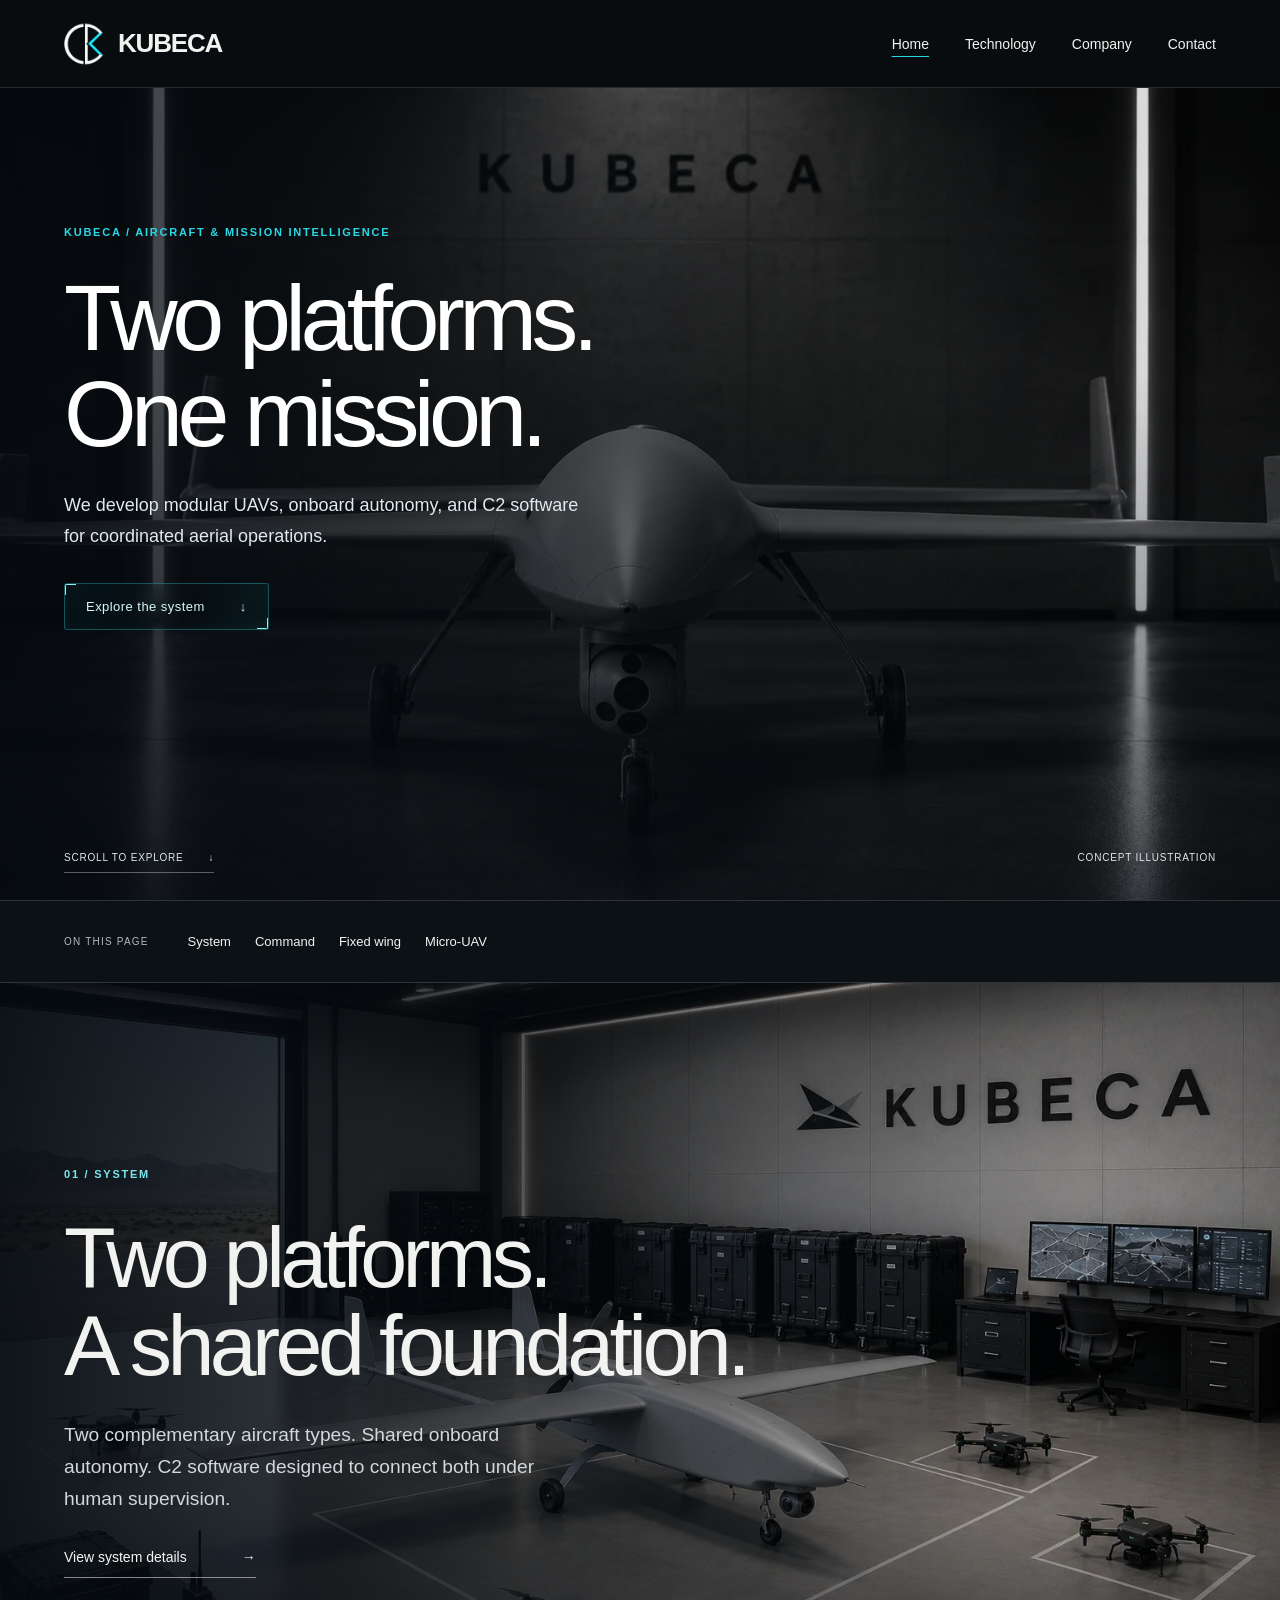
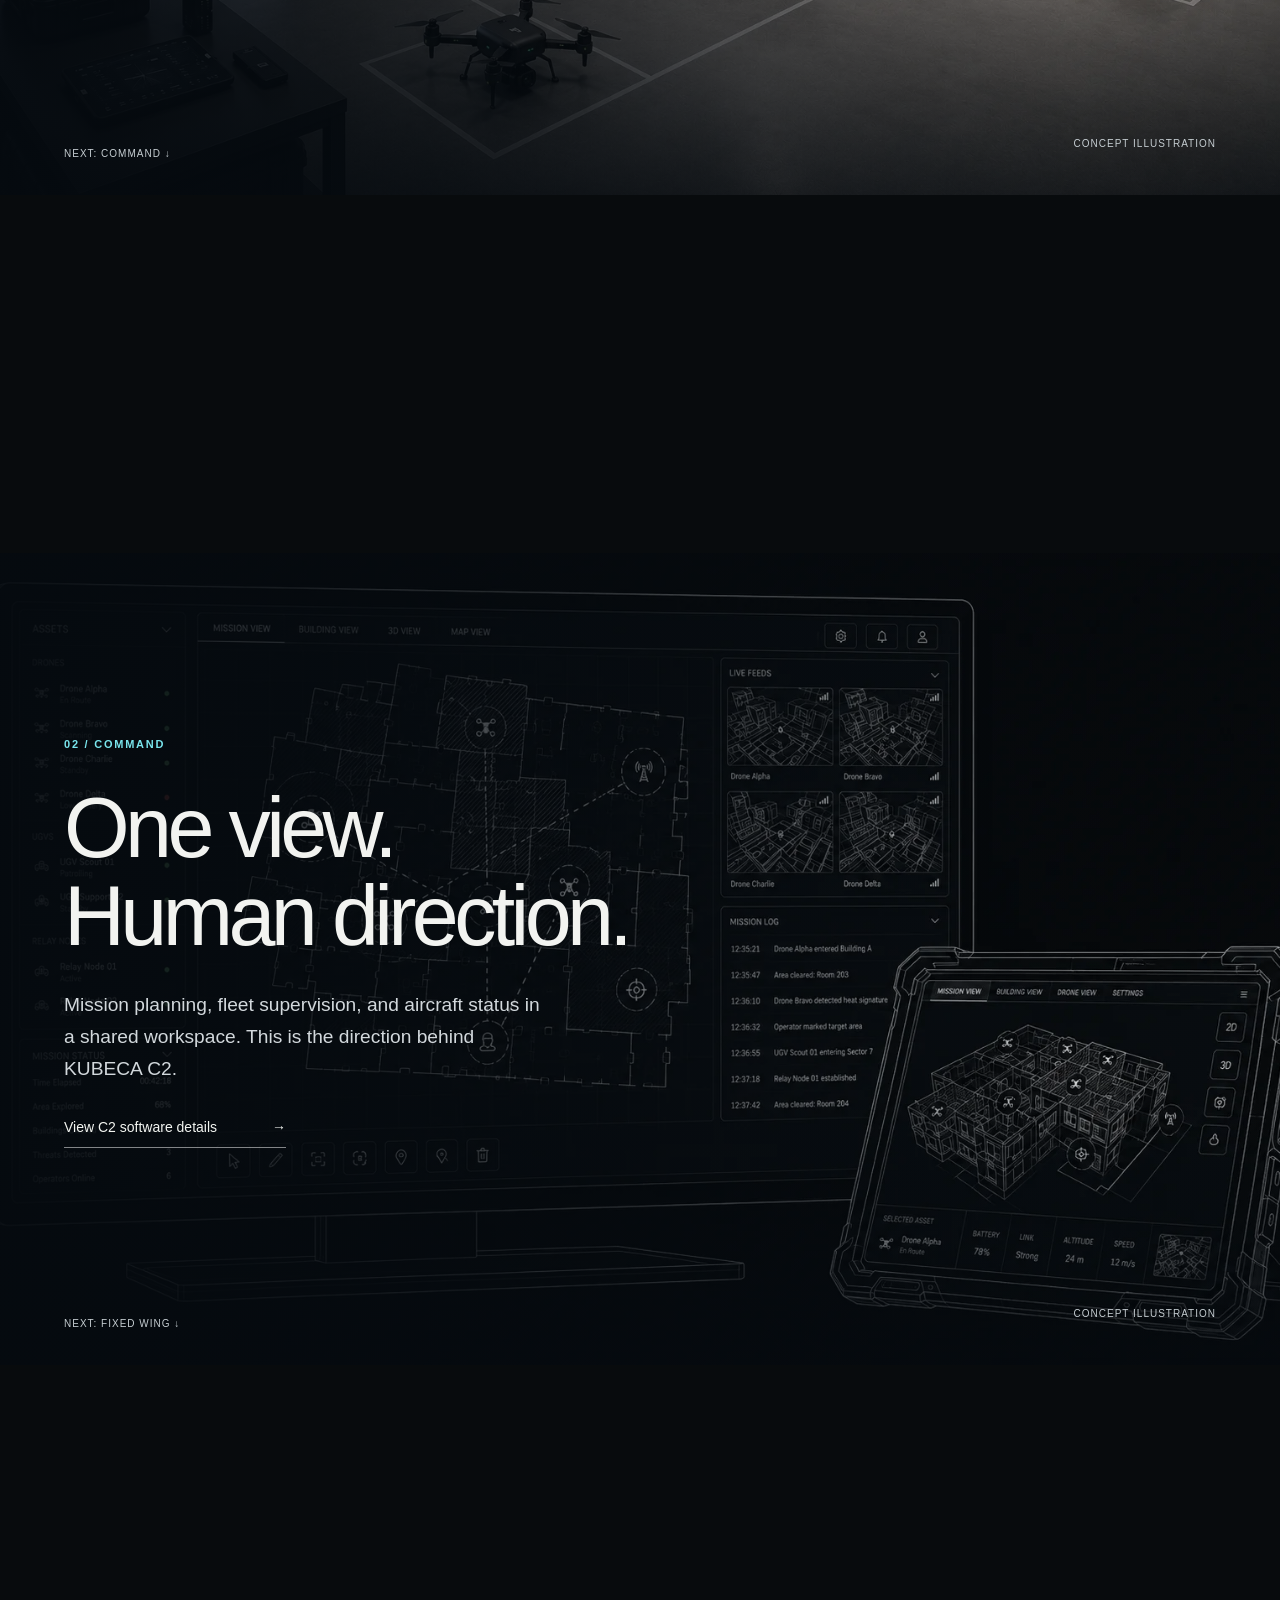
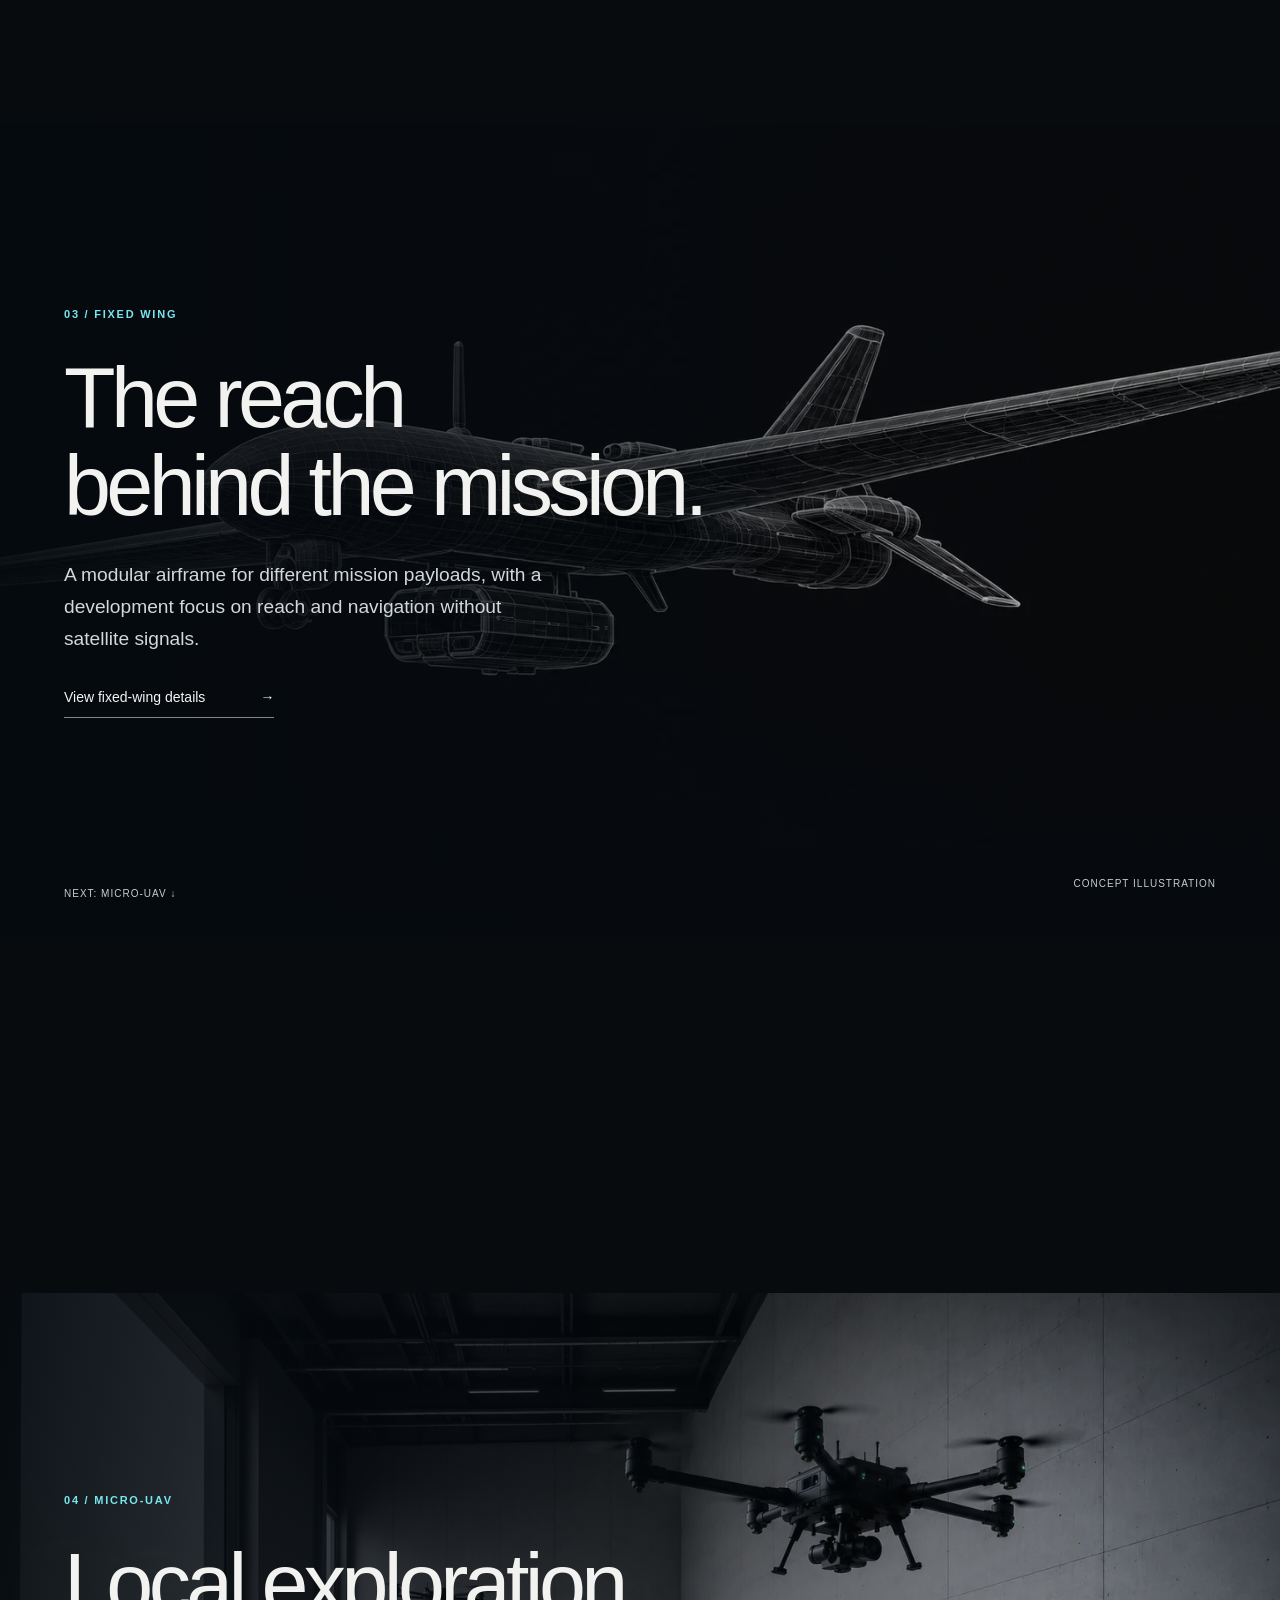
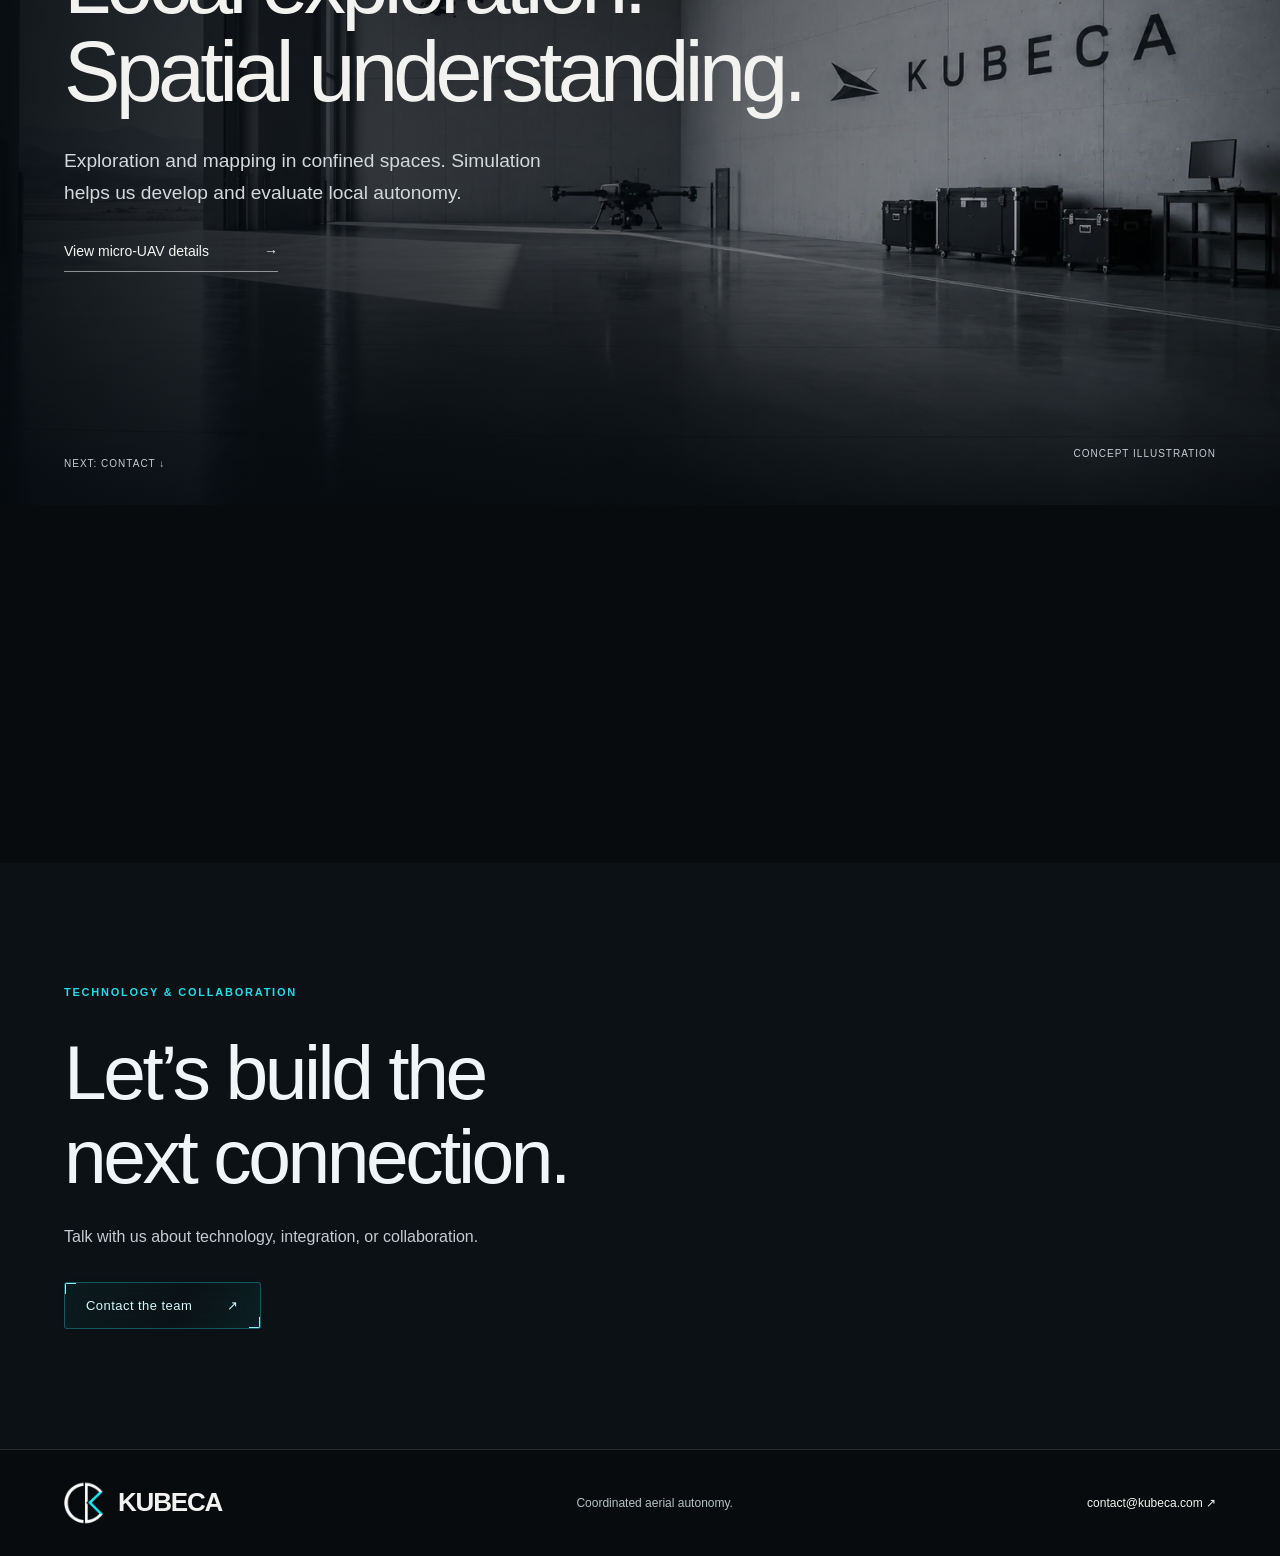
<file: index.html>
<!doctype html>
<html lang="en"><head><meta charset="utf-8"><meta name="viewport" content="width=device-width, initial-scale=1"><title>KUBECA - Coordinated aerial autonomy</title><meta name="description" content="KUBECA develops modular UAVs, onboard autonomy and C2 mission software for mixed aerial fleets, with a focus on GNSS-denied operations."><meta name="theme-color" content="#10191e"><link rel="stylesheet" href="assets/css/public.css"><link rel="stylesheet" href="assets/css/cinematic.css"></head><body class="cinematic-home">
<a class="skip" href="#main">Skip to content</a><header class="site-nav"><a class="wordmark" href="index.html" aria-label="KUBECA home"><span class="brand-symbol" aria-hidden="true"><img src="assets/images/KUBECAWHITE.png" alt="" width="1536" height="1024"></span><span class="brand-name">KUBECA</span></a><nav aria-label="Main navigation"><a href="index.html" aria-current="page">Home</a><a href="technology.html">Technology</a><a href="company.html">Company</a><a href="index.html#contact">Contact</a></nav></header><main id="main"><section class="hero"><img src="assets/images/public/hero.webp" alt="Concept visualization of the KUBECA fixed-wing aircraft in a hangar" width="1535" height="1024" fetchpriority="high"><div class="shade"></div><div class="hero-content"><p class="eyebrow">KUBECA / Aircraft &amp; mission intelligence</p><h1>Two platforms.<br>One mission.</h1><p class="hero-copy">We develop modular UAVs, onboard autonomy, and C2 software for coordinated aerial operations.</p><a class="button" href="#story">Explore the system <span aria-hidden="true">&#8595;</span></a></div><div class="hero-bottom"><a class="scroll-cue" href="#story">Scroll to explore <span aria-hidden="true">&#8595;</span></a><span>Concept illustration</span></div></section>
<div class="cinematic-story" id="story" aria-label="Explore KUBECA technology">
<nav class="story-navigation" aria-label="Homepage chapters"><span>On this page</span><a href="#story-system">System</a><a href="#story-c2">Command</a><a href="#story-fixed-wing">Fixed wing</a><a href="#story-quadcopter">Micro-UAV</a></nav>
<section class="film-chapter" id="story-system" aria-labelledby="title-system">
  <div class="film-stage">
    <img class="film-image" src="assets/images/public/system.webp" width="1536" height="1024" alt="Concept visualization of the intended connected aerial system" loading="lazy">
    <div class="film-shade"></div>
    <div class="film-copy"><p class="eyebrow">01 / System</p><h2 id="title-system">Two platforms.<br>A shared foundation.</h2><p class="film-description">Two complementary aircraft types. Shared onboard autonomy. C2 software designed to connect both under human supervision.</p><a class="text-link" href="technology.html#system">View system details <span aria-hidden="true">&#8594;</span></a></div>
    <div class="film-footer"><a href="#story-c2">Next: Command <span aria-hidden="true">&#8595;</span></a><span>Concept illustration</span></div>
  </div>
</section>
<section class="film-chapter" id="story-c2" aria-labelledby="title-c2">
  <div class="film-stage">
    <img class="film-image" src="assets/images/public/c2.webp" width="1625" height="968" alt="Concept illustration of KUBECA mission command displays" loading="lazy">
    <div class="film-shade"></div>
    <div class="film-copy"><p class="eyebrow">02 / Command</p><h2 id="title-c2">One view.<br>Human direction.</h2><p class="film-description">Mission planning, fleet supervision, and aircraft status in a shared workspace. This is the direction behind KUBECA C2.</p><a class="text-link" href="technology.html#c2">View C2 software details <span aria-hidden="true">&#8594;</span></a></div>
    <div class="film-footer"><a href="#story-fixed-wing">Next: Fixed wing <span aria-hidden="true">&#8595;</span></a><span>Concept illustration</span></div>
  </div>
</section>
<section class="film-chapter" id="story-fixed-wing" aria-labelledby="title-fixed-wing">
  <div class="film-stage">
    <img class="film-image" src="assets/images/public/carrier.webp" width="1710" height="920" alt="Concept illustration of the fixed-wing carrier platform" loading="lazy">
    <div class="film-shade"></div>
    <div class="film-copy"><p class="eyebrow">03 / Fixed wing</p><h2 id="title-fixed-wing">The reach<br>behind the mission.</h2><p class="film-description">A modular airframe for different mission payloads, with a development focus on reach and navigation without satellite signals.</p><a class="text-link" href="technology.html#fixed-wing">View fixed-wing details <span aria-hidden="true">&#8594;</span></a></div>
    <div class="film-footer"><a href="#story-quadcopter">Next: Micro-UAV <span aria-hidden="true">&#8595;</span></a><span>Concept illustration</span></div>
  </div>
</section>
<section class="film-chapter" id="story-quadcopter" aria-labelledby="title-quadcopter">
  <div class="film-stage">
    <img class="film-image" src="assets/images/public/quad.webp" width="1535" height="1024" alt="Concept visualization of a local quadcopter" loading="lazy">
    <div class="film-shade"></div>
    <div class="film-copy"><p class="eyebrow">04 / Micro-UAV</p><h2 id="title-quadcopter">Local exploration.<br>Spatial understanding.</h2><p class="film-description">Exploration and mapping in confined spaces. Simulation helps us develop and evaluate local autonomy.</p><a class="text-link" href="technology.html#quadcopter">View micro-UAV details <span aria-hidden="true">&#8594;</span></a></div>
    <div class="film-footer"><a href="#contact">Next: Contact <span aria-hidden="true">&#8595;</span></a><span>Concept illustration</span></div>
  </div>
</section>
</div>
<section class="contact section dark" id="contact"><p class="eyebrow">Technology &amp; collaboration</p><h2>Let&#8217;s build the<br>next connection.</h2><p>Talk with us about technology, integration, or collaboration.</p><a class="button" href="mailto:contact@kubeca.com">Contact the team <span aria-hidden="true">&#8599;</span></a></section></main><footer class="footer"><a class="wordmark" href="index.html" aria-label="KUBECA home"><span class="brand-symbol" aria-hidden="true"><img src="assets/images/KUBECAWHITE.png" alt="" width="1536" height="1024"></span><span class="brand-name">KUBECA</span></a><span>Coordinated aerial autonomy.</span><a href="mailto:contact@kubeca.com">contact@kubeca.com &#8599;</a></footer><script src="assets/js/cinematic.js" defer></script></body></html>
</file>
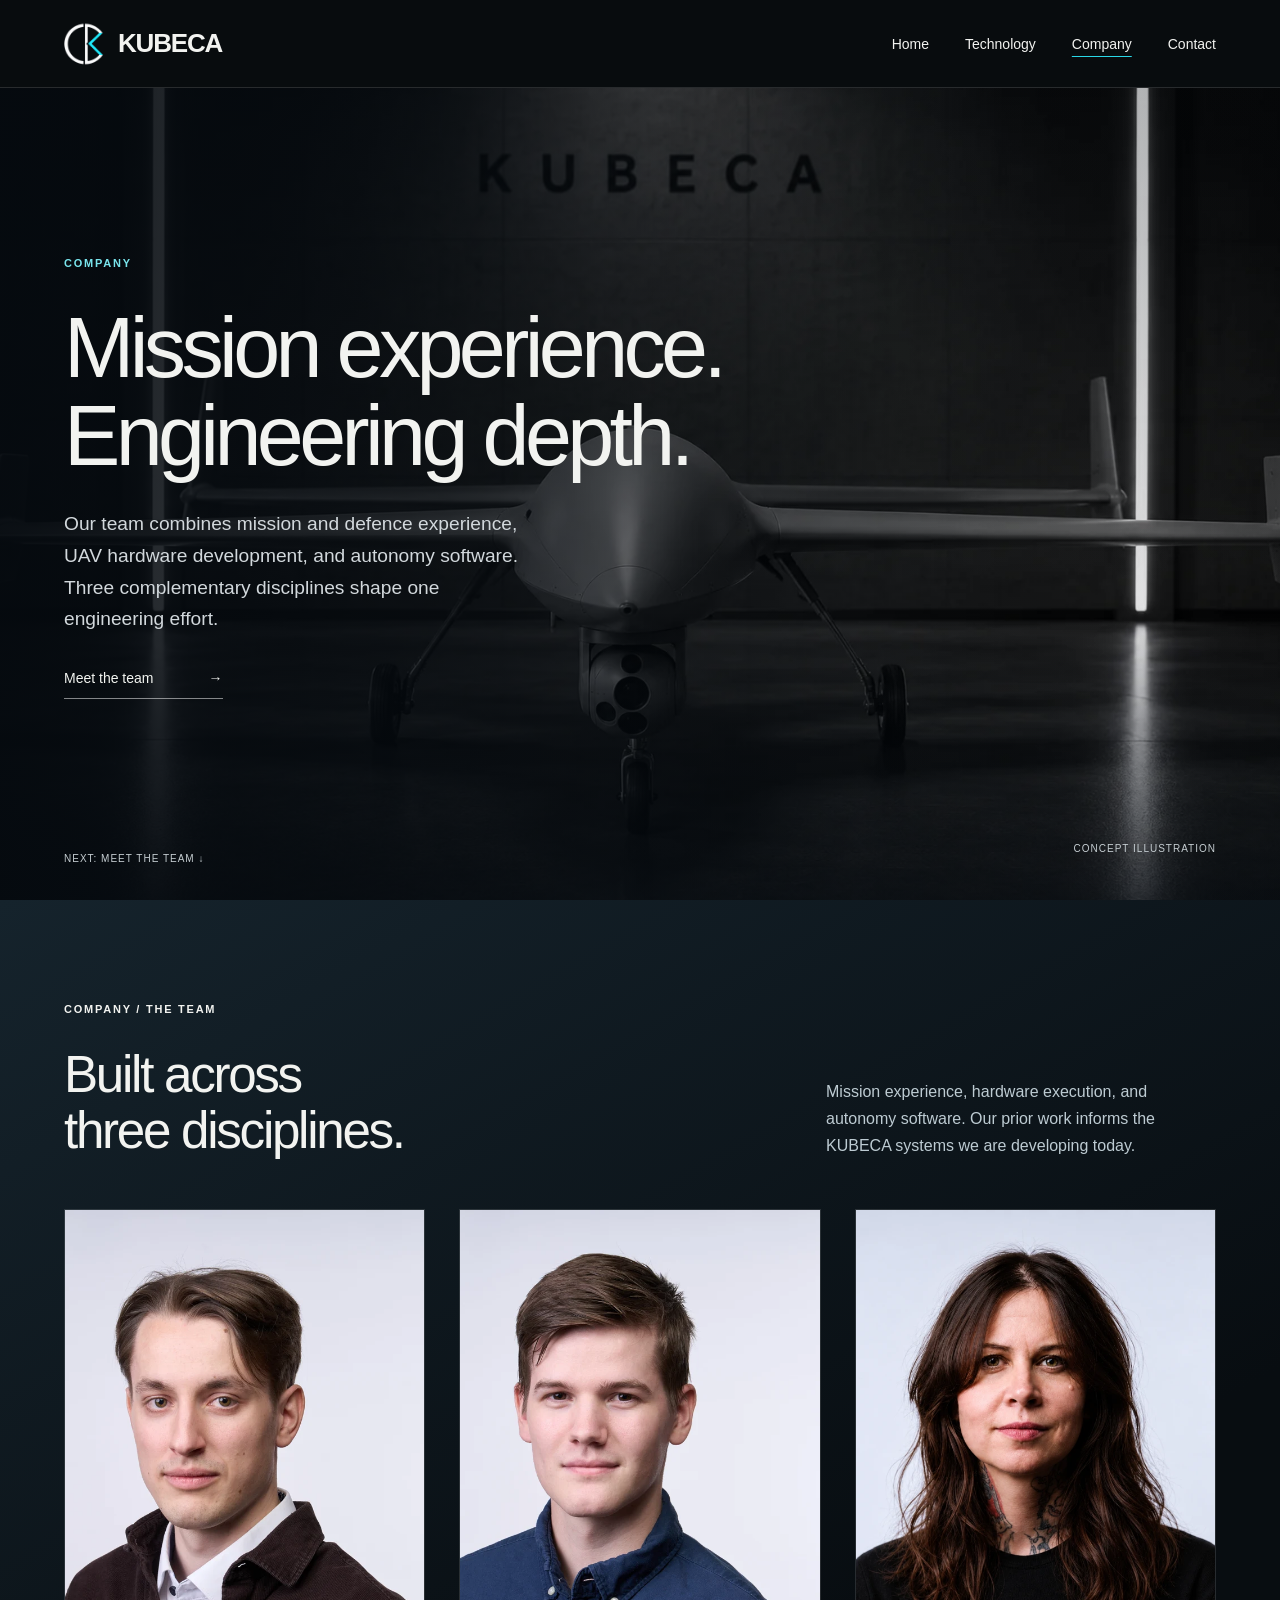
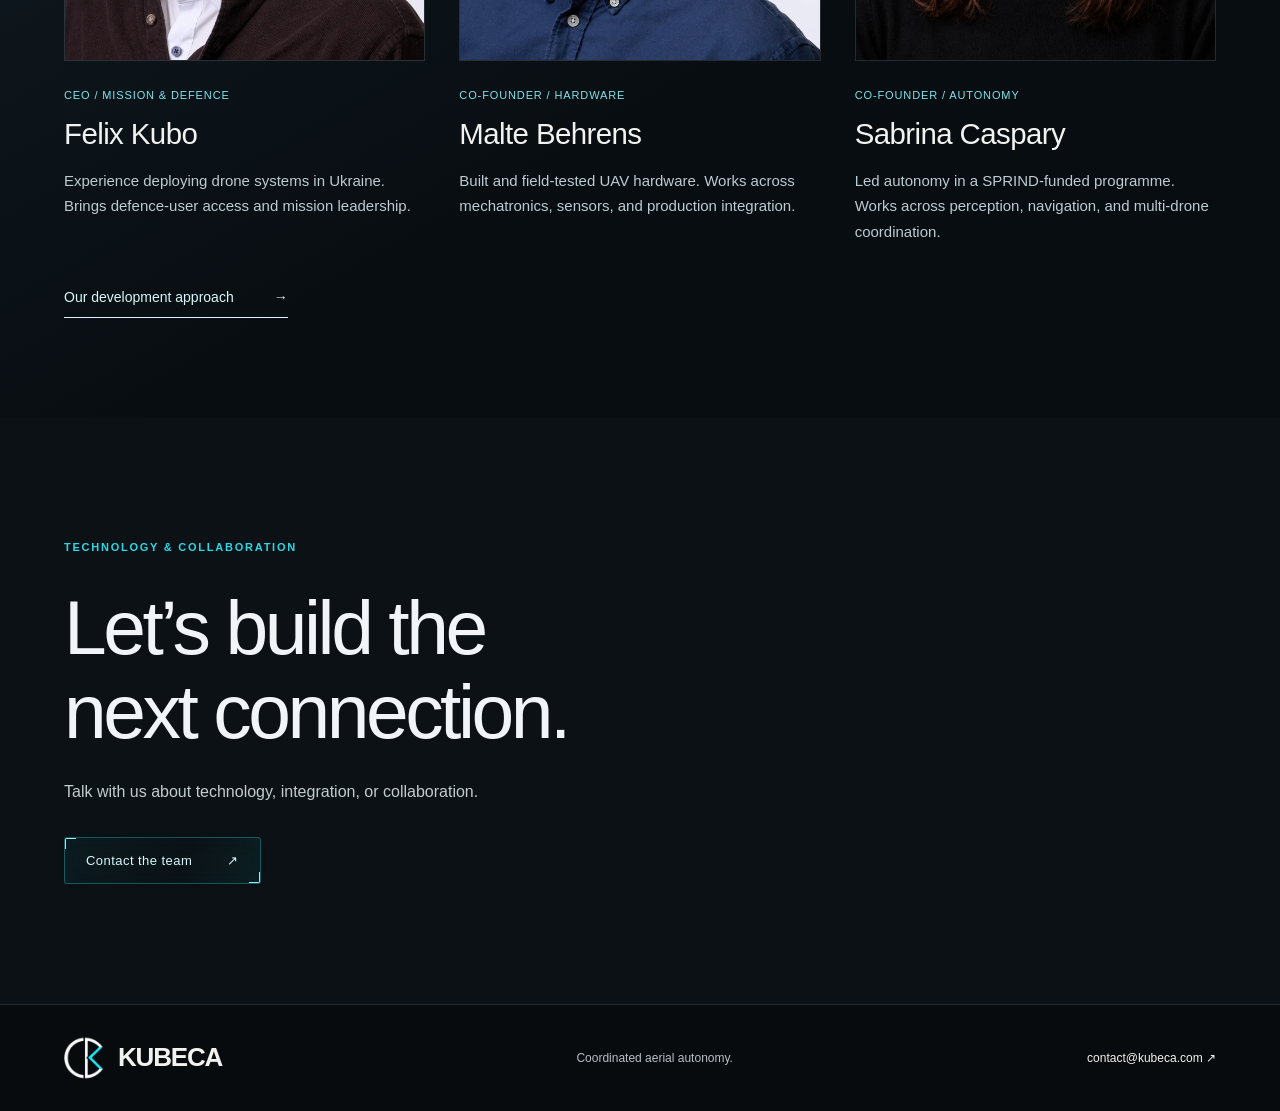
<file: company.html>
<!doctype html>
<html lang="en"><head><meta charset="utf-8"><meta name="viewport" content="width=device-width, initial-scale=1"><title>Company - KUBECA</title><meta name="description" content="Meet the KUBECA team: mission and defence experience, UAV hardware development, and autonomy software."><meta name="theme-color" content="#10191e"><link rel="stylesheet" href="assets/css/public.css"><link rel="stylesheet" href="assets/css/cinematic.css"></head><body class="cinematic-home company-page">
<a class="skip" href="#main">Skip to content</a><header class="site-nav"><a class="wordmark" href="index.html" aria-label="KUBECA home"><span class="brand-symbol" aria-hidden="true"><img src="assets/images/KUBECAWHITE.png" alt="" width="1536" height="1024"></span><span class="brand-name">KUBECA</span></a><nav aria-label="Main navigation"><a href="index.html">Home</a><a href="technology.html">Technology</a><a href="company.html" aria-current="page">Company</a><a href="index.html#contact">Contact</a></nav></header><main id="main"><section class="film-chapter company-chapter" id="company" aria-labelledby="company-title"><div class="film-stage"><img class="film-image" src="assets/images/public/hero.webp" width="1535" height="1024" alt="Concept visualization of the KUBECA aircraft in a hangar" loading="lazy"><div class="film-shade"></div><div class="film-copy"><p class="eyebrow">Company</p><h1 id="company-title">Mission experience.<br>Engineering depth.</h1><p class="film-description">Our team combines mission and defence experience, UAV hardware development, and autonomy software. Three complementary disciplines shape one engineering effort.</p><a class="text-link" href="#team">Meet the team <span aria-hidden="true">&#8594;</span></a></div><div class="film-footer"><a href="#team">Next: Meet the team <span aria-hidden="true">&#8595;</span></a><span>Concept illustration</span></div></div></section><section class="section team-section" id="team" aria-labelledby="team-title"><div class="heading"><div><p class="eyebrow">Company / The team</p><h2 id="team-title">Built across<br>three disciplines.</h2></div><p>Mission experience, hardware execution, and autonomy software. Our prior work informs the KUBECA systems we are developing today.</p></div><div class="team-grid">
<article class="team-member"><img src="assets/images/public/felix-kubo.webp" alt="Felix Kubo" width="1200" height="800" loading="lazy"><p class="team-role">CEO / Mission &amp; Defence</p><h3>Felix Kubo</h3><p>Experience deploying drone systems in Ukraine. Brings defence-user access and mission leadership.</p></article>
<article class="team-member"><img src="assets/images/public/malte-behrens.webp" alt="Malte Behrens" width="1200" height="800" loading="lazy"><p class="team-role">Co-Founder / Hardware</p><h3>Malte Behrens</h3><p>Built and field-tested UAV hardware. Works across mechatronics, sensors, and production integration.</p></article>
<article class="team-member"><img src="assets/images/public/sabrina-caspary-v2.webp" alt="Sabrina Caspary" width="1200" height="800" loading="lazy"><p class="team-role">Co-Founder / Autonomy</p><h3>Sabrina Caspary</h3><p>Led autonomy in a SPRIND-funded programme. Works across perception, navigation, and multi-drone coordination.</p></article>
</div><a class="text-link" href="technology.html#development">Our development approach <span aria-hidden="true">&#8594;</span></a></section><section class="contact section dark" id="contact"><p class="eyebrow">Technology &amp; collaboration</p><h2>Let&#8217;s build the<br>next connection.</h2><p>Talk with us about technology, integration, or collaboration.</p><a class="button" href="mailto:contact@kubeca.com">Contact the team <span aria-hidden="true">&#8599;</span></a></section></main><footer class="footer"><a class="wordmark" href="index.html" aria-label="KUBECA home"><span class="brand-symbol" aria-hidden="true"><img src="assets/images/KUBECAWHITE.png" alt="" width="1536" height="1024"></span><span class="brand-name">KUBECA</span></a><span>Coordinated aerial autonomy.</span><a href="mailto:contact@kubeca.com">contact@kubeca.com &#8599;</a></footer><script src="assets/js/cinematic.js" defer></script></body></html>
</file>
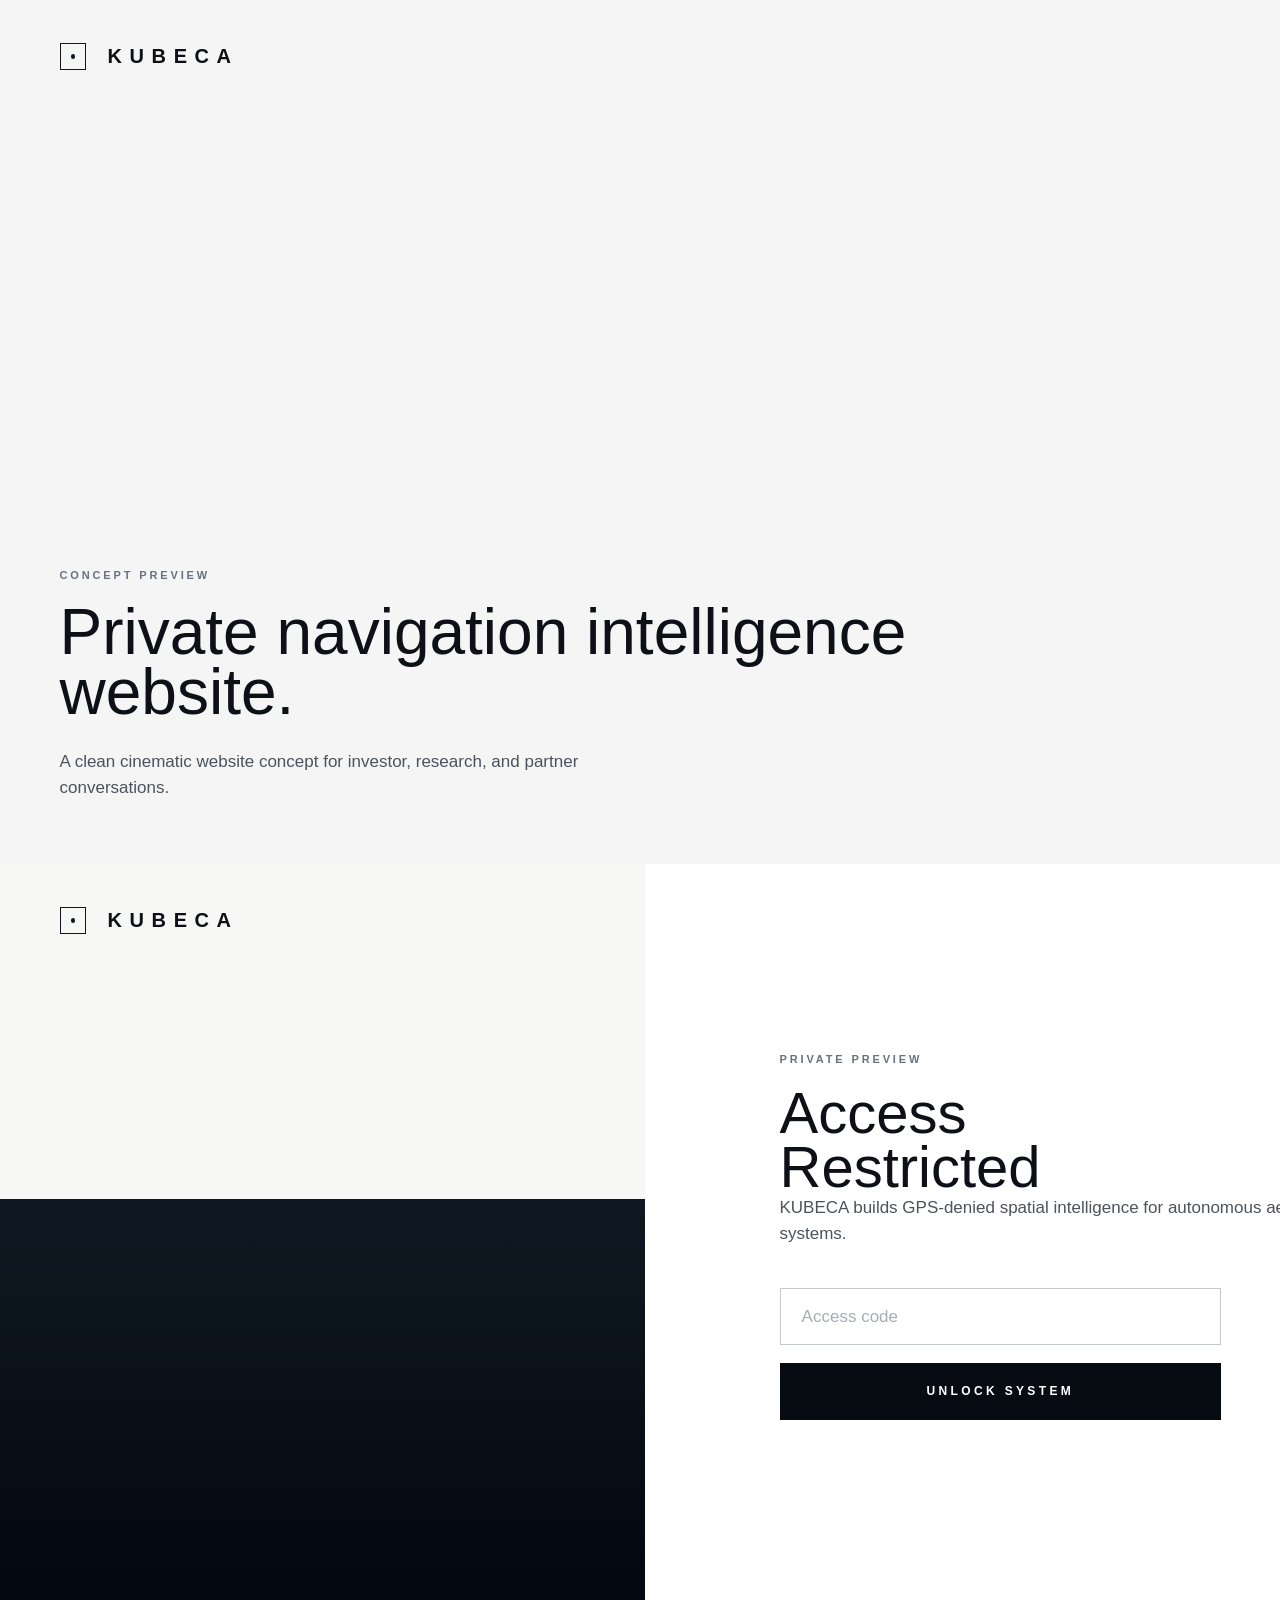
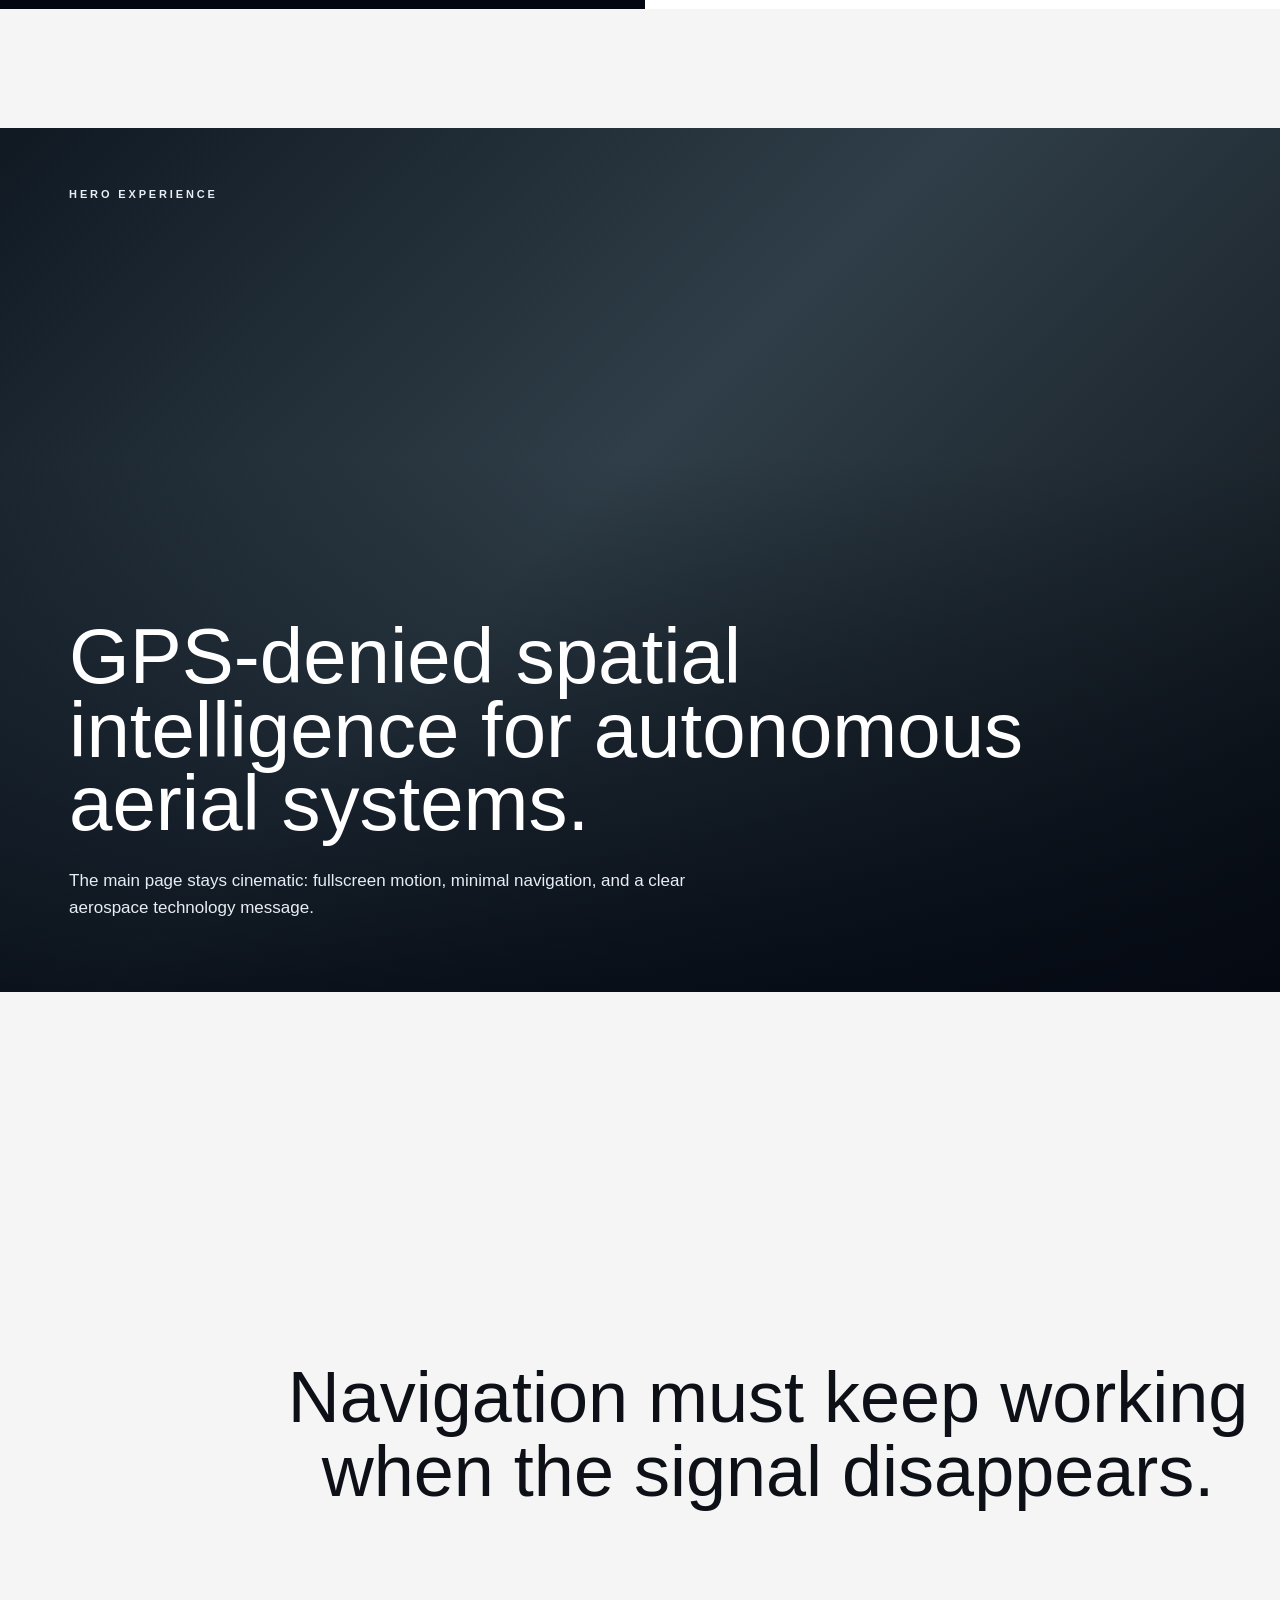
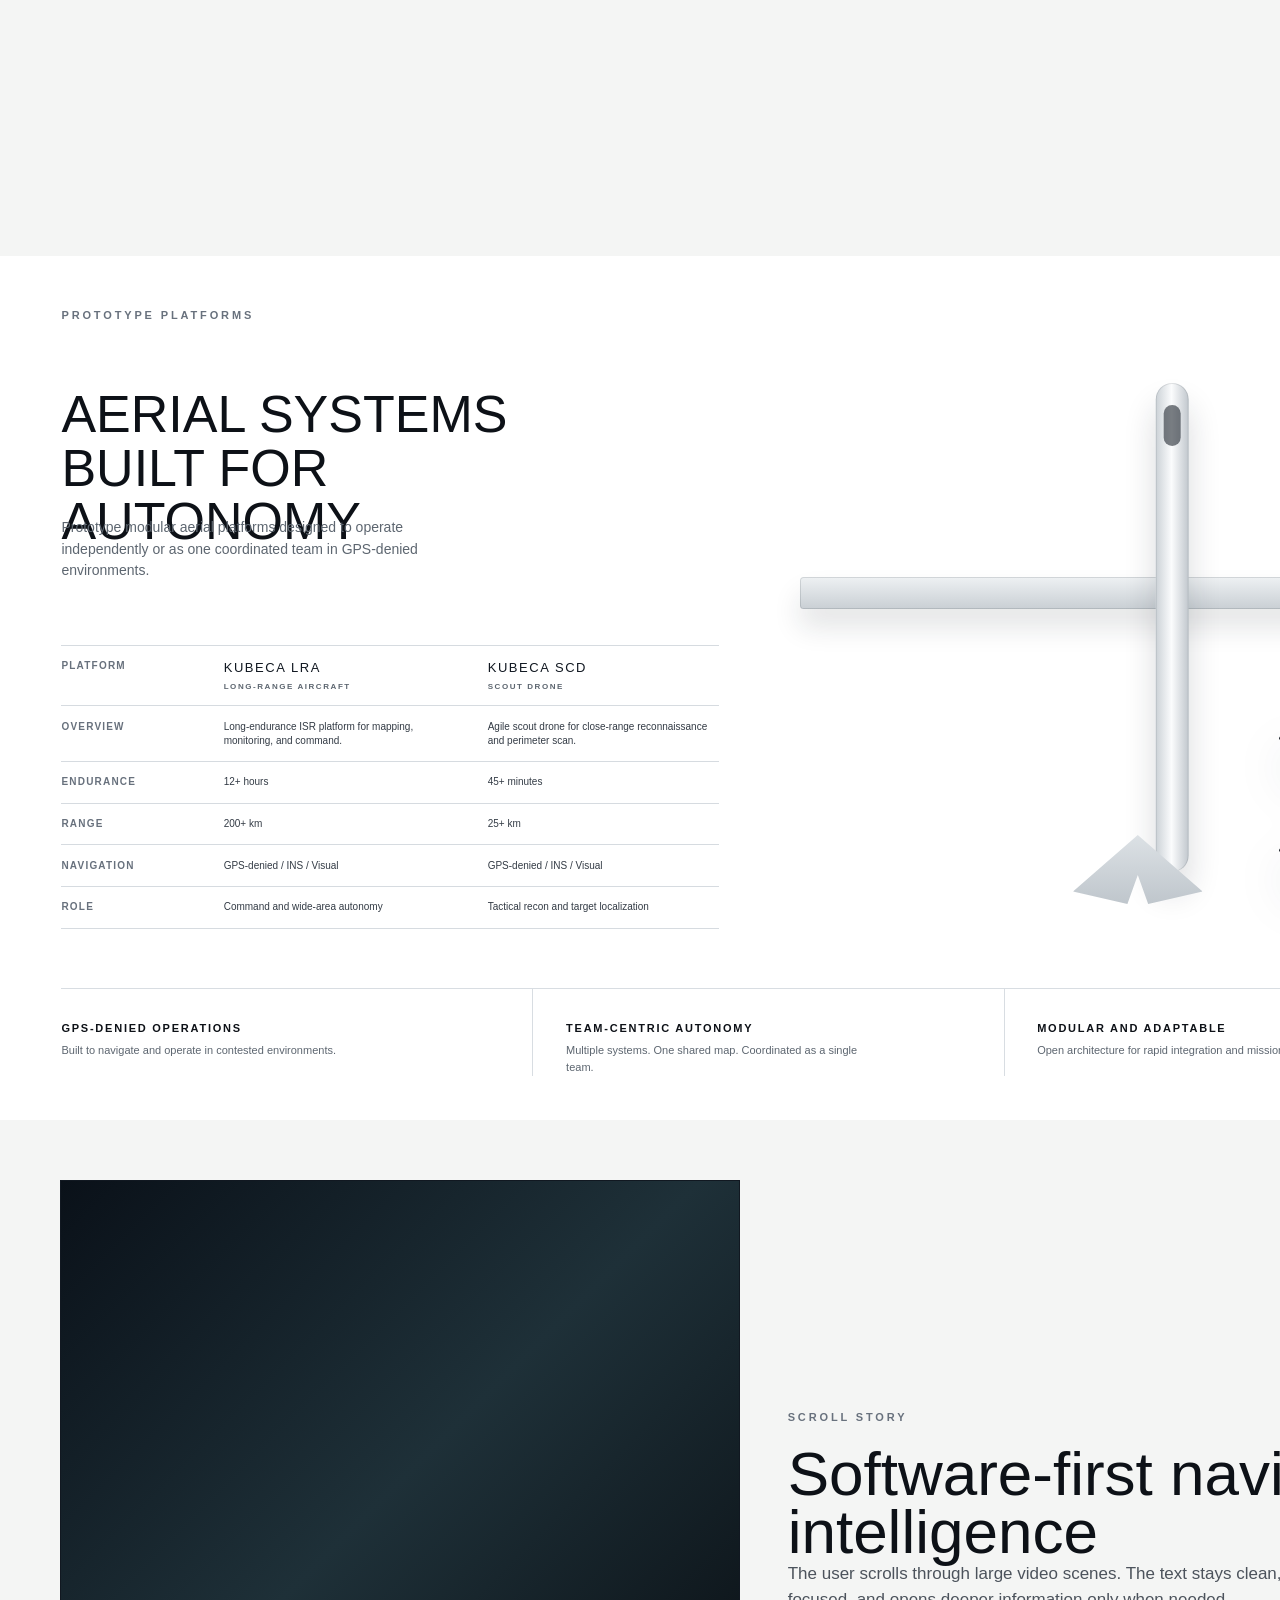
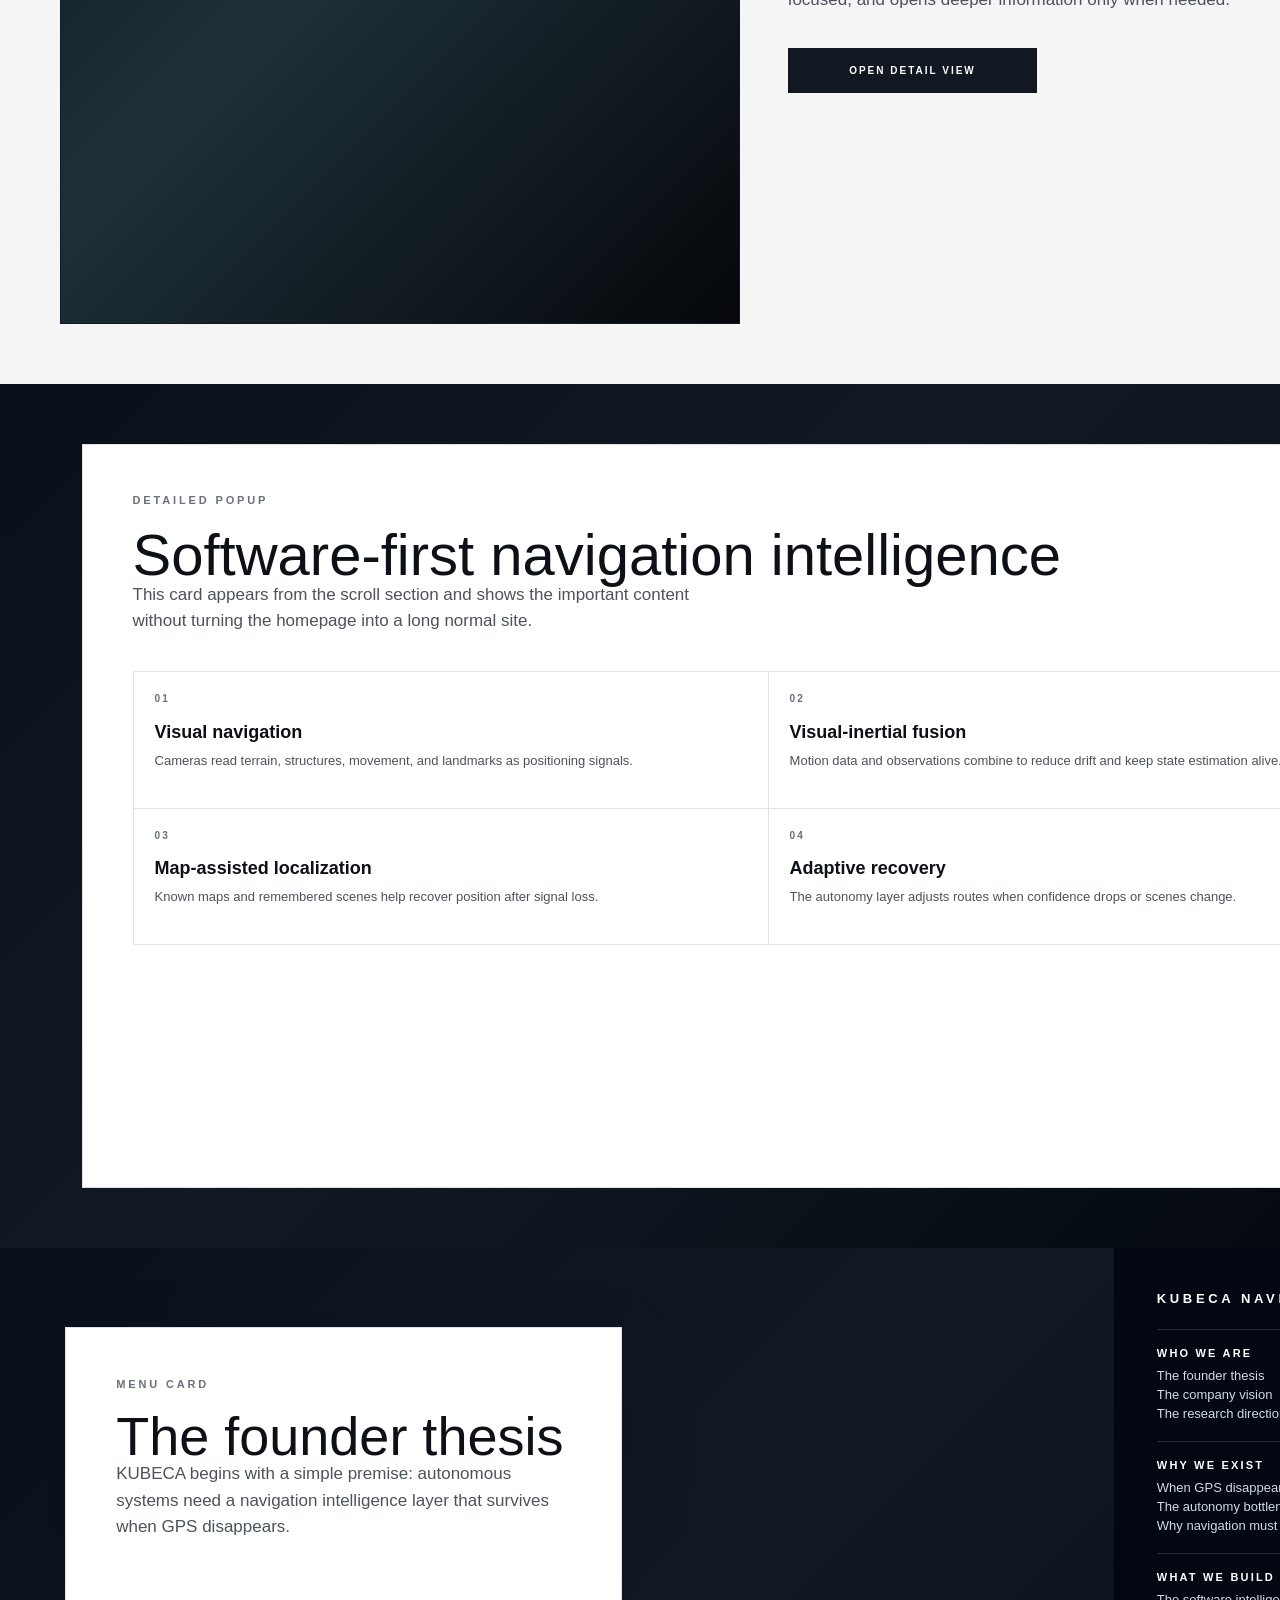
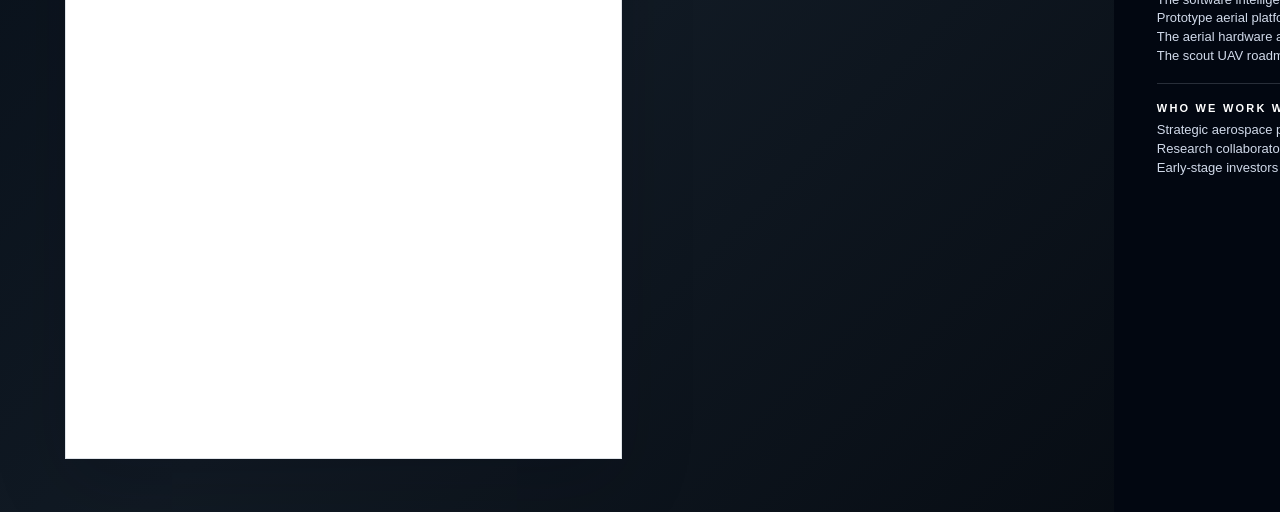
<file: concept-deck.html>
<!DOCTYPE html>
<html lang="en">
<head>
  <meta charset="UTF-8" />
  <meta name="viewport" content="width=device-width, initial-scale=1.0" />
  <title>KUBECA Concept Deck</title>
  <style>
    @page { size: 16in 9in; margin: 0; }
    * { box-sizing: border-box; }
    body {
      margin: 0;
      font-family: Inter, Arial, sans-serif;
      color: #0d1117;
      background: #fff;
    }
    .slide {
      width: 16in;
      height: 9in;
      page-break-after: always;
      position: relative;
      overflow: hidden;
      background: #f4f5f4;
      padding: .62in;
    }
    .slide:last-child { page-break-after: auto; }
    .label {
      text-transform: uppercase;
      letter-spacing: .26em;
      font-size: 11px;
      font-weight: 800;
      color: #68717d;
    }
    h1 {
      margin: .22in 0 0;
      max-width: 10.8in;
      font-size: 64px;
      line-height: .94;
      font-weight: 300;
      letter-spacing: 0;
    }
    h2 {
      margin: .18in 0 .26in;
      font-size: 44px;
      line-height: .98;
      font-weight: 300;
    }
    p {
      margin: 0;
      max-width: 5.8in;
      color: #4c535c;
      font-size: 17px;
      line-height: 1.55;
    }
    .brand {
      position: absolute;
      top: .45in;
      left: .62in;
      display: flex;
      align-items: center;
      gap: .22in;
      font-size: 20px;
      font-weight: 800;
      letter-spacing: .38em;
    }
    .mark {
      width: .28in;
      height: .28in;
      border: 1px solid #111821;
      position: relative;
    }
    .mark:after {
      content: "";
      position: absolute;
      inset: .105in;
      background: #111821;
      border-radius: 50%;
    }
    .mock {
      position: absolute;
      border: 1px solid #dfe3e8;
      background: #fff;
      box-shadow: 0 24px 70px rgba(4, 9, 17, .16);
    }
    .dark-media {
      background:
        radial-gradient(circle at 72% 58%, rgba(220, 229, 242, .72), transparent 0 13%, transparent 14%),
        linear-gradient(135deg, #08101a 0%, #111a24 42%, #03070d 100%);
    }
    .tech-media {
      background:
        radial-gradient(circle at 24% 40%, rgba(223, 227, 232, .35), transparent 0 18%, transparent 19%),
        linear-gradient(135deg, #0a1119 0%, #1e3038 45%, #05070b 100%);
    }
    .split {
      display: grid;
      grid-template-columns: 42% 58%;
      height: 100%;
      margin: -.62in;
    }
    .access-art {
      position: relative;
      padding: .72in .62in;
      background: #f7f7f5;
    }
    .access-art:after {
      content: "";
      position: absolute;
      left: 0;
      right: 0;
      bottom: 0;
      height: 55%;
      background: linear-gradient(180deg, #101923, #020711);
    }
    .access-copy {
      display: flex;
      align-items: center;
      padding: .9in 1.4in;
      background: #fff;
    }
    .access-box h1 { font-size: 58px; }
    .input {
      width: 4.6in;
      height: .6in;
      margin-top: .42in;
      border: 1px solid #c3c9d1;
      color: #a7adb5;
      display: flex;
      align-items: center;
      padding: 0 .22in;
      font-size: 17px;
    }
    .button {
      width: 4.6in;
      height: .6in;
      margin-top: .18in;
      background: #070c13;
      color: #fff;
      display: flex;
      align-items: center;
      justify-content: center;
      text-transform: uppercase;
      letter-spacing: .28em;
      font-size: 12px;
      font-weight: 800;
    }
    .hero {
      background:
        linear-gradient(to top, rgba(2, 7, 17, .8), rgba(2, 7, 17, .08) 62%),
        linear-gradient(135deg, #111a24 0%, #33434d 40%, #05070b 100%);
      color: #fff;
    }
    .hero p, .hero .label { color: #e7edf4; }
    .hero h1 { position: absolute; left: .72in; bottom: 1.58in; max-width: 10.9in; font-size: 78px; }
    .hero .copy { position: absolute; left: .72in; bottom: .74in; max-width: 6.6in; color: #e8edf4; }
    .quote {
      display: grid;
      place-items: center;
      text-align: center;
    }
    .quote h1 {
      max-width: 11.5in;
      font-size: 72px;
      line-height: 1.02;
    }
    .story-layout {
      display: grid;
      grid-template-columns: 48% 52%;
      gap: .5in;
      height: 100%;
    }
    .story-media {
      height: 100%;
      border: 1px solid #111821;
    }
    .story-copy {
      display: flex;
      flex-direction: column;
      justify-content: center;
      padding-right: .7in;
    }
    .story-copy h1 { font-size: 62px; }
    .small-button {
      width: 2.6in;
      height: .46in;
      margin-top: .36in;
      background: #111821;
      color: #fff;
      display: flex;
      align-items: center;
      justify-content: center;
      text-transform: uppercase;
      letter-spacing: .2em;
      font-size: 10px;
      font-weight: 800;
    }
    .detail-card {
      position: absolute;
      left: .85in;
      right: .85in;
      top: .62in;
      bottom: .62in;
      background: #fff;
      border: 1px solid #dfe3e8;
      padding: .52in;
    }
    .detail-card h1 { font-size: 58px; max-width: 10in; }
    .grid {
      display: grid;
      grid-template-columns: 1fr 1fr;
      border-top: 1px solid #dfe3e8;
      border-left: 1px solid #dfe3e8;
      margin-top: .38in;
    }
    .node {
      min-height: 1.42in;
      border-right: 1px solid #dfe3e8;
      border-bottom: 1px solid #dfe3e8;
      padding: .22in;
    }
    .node b {
      display: block;
      margin-bottom: .18in;
      text-transform: uppercase;
      letter-spacing: .22em;
      font-size: 10px;
      color: #68717d;
    }
    .node h3 {
      margin: 0 0 .1in;
      font-size: 18px;
    }
    .node p {
      font-size: 13px;
      line-height: 1.42;
    }
    .menu {
      position: absolute;
      top: 0;
      right: 0;
      width: 4.4in;
      height: 9in;
      background: #020711;
      color: #fff;
      padding: .45in;
    }
    .menu h3 {
      margin: 0 0 .24in;
      text-transform: uppercase;
      letter-spacing: .28em;
      font-size: 13px;
    }
    .menu-row {
      border-top: 1px solid rgba(211, 220, 235, .18);
      padding: .18in 0;
    }
    .menu-row b {
      display: block;
      margin-bottom: .08in;
      letter-spacing: .2em;
      font-size: 11px;
    }
    .menu-row span {
      display: block;
      color: #d1daea;
      font-size: 13px;
      line-height: 1.45;
    }
    .left-card {
      position: absolute;
      left: .68in;
      top: .82in;
      bottom: .55in;
      width: 5.8in;
      background: #fff;
      padding: .52in;
      border: 1px solid #dfe3e8;
      box-shadow: 0 24px 70px rgba(4, 9, 17, .16);
    }
    .left-card h1 { font-size: 54px; }
    .product-slide {
      background: #fff;
      padding: .6in .64in .48in;
    }
    .product-slide .label {
      position: absolute;
      top: .55in;
      left: .64in;
    }
    .product-title {
      position: absolute;
      left: .64in;
      top: 1.38in;
      max-width: 5.2in;
      margin: 0;
      text-transform: uppercase;
      font-size: 52px;
      line-height: 1.02;
      font-weight: 300;
    }
    .product-intro {
      position: absolute;
      left: .64in;
      top: 2.72in;
      width: 3.9in;
      font-size: 14px;
      color: #5d6670;
    }
    .product-table {
      position: absolute;
      left: .64in;
      top: 4.05in;
      width: 6.85in;
      border-top: 1px solid #d6dbe0;
    }
    .product-row {
      display: grid;
      grid-template-columns: 1.35in 1fr 1fr;
      gap: .34in;
      padding: .14in 0;
      border-bottom: 1px solid #d6dbe0;
    }
    .product-row span,
    .product-row strong,
    .product-row p {
      margin: 0;
      text-transform: uppercase;
      letter-spacing: .12em;
      font-size: 10px;
      line-height: 1.38;
    }
    .product-row span {
      font-weight: 800;
      color: #68717d;
    }
    .product-row strong {
      font-size: 13px;
      font-weight: 500;
      color: #111821;
    }
    .product-row small {
      display: block;
      margin-top: .04in;
      color: #5d6670;
      font-size: 8px;
      font-weight: 800;
    }
    .product-row p {
      text-transform: none;
      letter-spacing: 0;
      color: #333b45;
      font-size: 10px;
    }
    .product-visual {
      position: absolute;
      right: .62in;
      top: 1.32in;
      width: 7.2in;
      height: 5.45in;
    }
    .deck-wing .body {
      position: absolute;
      left: 56%;
      top: 0;
      width: .34in;
      height: 5.1in;
      transform: translateX(-50%);
      border-radius: .22in;
      background: linear-gradient(90deg, #cbd1d6, #fbfcfd 48%, #c1c7cd);
      box-shadow: inset 0 0 0 1px rgba(34, 44, 54, .12), 0 22px 32px rgba(22, 31, 42, .16);
    }
    .deck-wing .body:before {
      content: "";
      position: absolute;
      left: .08in;
      right: .08in;
      top: .23in;
      height: .43in;
      border-radius: .18in;
      background: #19212a;
      opacity: .58;
    }
    .deck-wing .wing {
      position: absolute;
      left: .15in;
      right: .08in;
      top: 2.02in;
      height: .34in;
      border-radius: .04in;
      background: linear-gradient(180deg, #eef1f3, #c9cfd4);
      box-shadow: inset 0 0 0 1px rgba(34, 44, 54, .14), 0 18px 28px rgba(22, 31, 42, .12);
    }
    .deck-wing .tail {
      position: absolute;
      left: 51%;
      bottom: .02in;
      width: 1.35in;
      height: .72in;
      transform: translateX(-50%);
      background: linear-gradient(180deg, #dce1e5, #bfc6cc);
      clip-path: polygon(50% 0, 100% 82%, 58% 100%, 50% 58%, 42% 100%, 0 82%);
    }
    .deck-drone {
      position: absolute;
      right: .34in;
      bottom: .18in;
      width: 1.68in;
      height: 1.68in;
      filter: drop-shadow(0 18px 22px rgba(22, 31, 42, .18));
    }
    .deck-drone i {
      position: absolute;
      left: 50%;
      top: 50%;
      width: .46in;
      height: 1.02in;
      transform: translate(-50%, -50%);
      border-radius: .2in;
      background: linear-gradient(90deg, #d9dee2, #fbfcfc 48%, #c4cbd1);
      box-shadow: inset 0 0 0 1px rgba(34, 44, 54, .13);
    }
    .deck-drone span {
      position: absolute;
      width: .42in;
      height: .42in;
      border: .05in solid #1d232b;
      border-radius: 50%;
    }
    .deck-drone span:before {
      content: "";
      position: absolute;
      left: 50%;
      top: 50%;
      width: .58in;
      height: .04in;
      background: #1d232b;
      transform: translate(-50%, -50%) rotate(32deg);
      border-radius: 999px;
    }
    .deck-drone span:nth-child(1) { left: 0; top: .05in; }
    .deck-drone span:nth-child(2) { right: 0; top: .05in; }
    .deck-drone span:nth-child(3) { left: 0; bottom: .05in; }
    .deck-drone span:nth-child(4) { right: 0; bottom: .05in; }
    .product-features {
      position: absolute;
      left: .64in;
      right: .64in;
      bottom: .46in;
      display: grid;
      grid-template-columns: repeat(3, 1fr);
      border-top: 1px solid #d8dde2;
    }
    .product-feature {
      padding: .34in .34in 0;
      min-height: .82in;
      border-left: 1px solid #d8dde2;
    }
    .product-feature:first-child {
      border-left: 0;
      padding-left: 0;
    }
    .product-feature strong {
      display: block;
      text-transform: uppercase;
      letter-spacing: .16em;
      font-size: 11px;
    }
    .product-feature p {
      margin-top: .08in;
      max-width: 3.1in;
      font-size: 11px;
      color: #5d6670;
    }
  </style>
</head>
<body>
  <section class="slide">
    <div class="brand"><span class="mark"></span>KUBECA</div>
    <div style="position:absolute;left:.62in;bottom:.65in;">
      <div class="label">Concept Preview</div>
      <h1>Private navigation intelligence website.</h1>
      <p style="margin-top:.28in;">A clean cinematic website concept for investor, research, and partner conversations.</p>
    </div>
  </section>

  <section class="slide">
    <div class="split">
      <div class="access-art">
        <div class="brand"><span class="mark"></span>KUBECA</div>
      </div>
      <div class="access-copy">
        <div class="access-box">
          <div class="label">Private Preview</div>
          <h1>Access<br>Restricted</h1>
          <p>KUBECA builds GPS-denied spatial intelligence for autonomous aerial systems.</p>
          <div class="input">Access code</div>
          <div class="button">Unlock System</div>
        </div>
      </div>
    </div>
  </section>

  <section class="slide hero">
    <div class="label" style="position:absolute;left:.72in;top:.62in;">Hero Experience</div>
    <h1>GPS-denied spatial intelligence for autonomous aerial systems.</h1>
    <p class="copy">The main page stays cinematic: fullscreen motion, minimal navigation, and a clear aerospace technology message.</p>
  </section>

  <section class="slide quote">
    <h1>Navigation must keep working when the signal disappears.</h1>
  </section>

  <section class="slide product-slide">
    <div class="label">Prototype Platforms</div>
    <h1 class="product-title">Aerial systems<br>built for autonomy</h1>
    <p class="product-intro">Prototype modular aerial platforms designed to operate independently or as one coordinated team in GPS-denied environments.</p>
    <div class="product-table">
      <div class="product-row">
        <span>Platform</span>
        <strong>KUBECA LRA<small>Long-range aircraft</small></strong>
        <strong>KUBECA SCD<small>Scout drone</small></strong>
      </div>
      <div class="product-row">
        <span>Overview</span>
        <p>Long-endurance ISR platform for mapping, monitoring, and command.</p>
        <p>Agile scout drone for close-range reconnaissance and perimeter scan.</p>
      </div>
      <div class="product-row">
        <span>Endurance</span>
        <p>12+ hours</p>
        <p>45+ minutes</p>
      </div>
      <div class="product-row">
        <span>Range</span>
        <p>200+ km</p>
        <p>25+ km</p>
      </div>
      <div class="product-row">
        <span>Navigation</span>
        <p>GPS-denied / INS / Visual</p>
        <p>GPS-denied / INS / Visual</p>
      </div>
      <div class="product-row">
        <span>Role</span>
        <p>Command and wide-area autonomy</p>
        <p>Tactical recon and target localization</p>
      </div>
    </div>
    <div class="product-visual" aria-hidden="true">
      <div class="deck-wing">
        <span class="wing"></span>
        <span class="body"></span>
        <span class="tail"></span>
      </div>
      <div class="deck-drone">
        <span></span><span></span><span></span><span></span>
        <i></i>
      </div>
    </div>
    <div class="product-features">
      <div class="product-feature"><strong>GPS-denied operations</strong><p>Built to navigate and operate in contested environments.</p></div>
      <div class="product-feature"><strong>Team-centric autonomy</strong><p>Multiple systems. One shared map. Coordinated as a single team.</p></div>
      <div class="product-feature"><strong>Modular and adaptable</strong><p>Open architecture for rapid integration and mission flexibility.</p></div>
    </div>
  </section>

  <section class="slide">
    <div class="story-layout">
      <div class="story-media tech-media"></div>
      <div class="story-copy">
        <div class="label">Scroll Story</div>
        <h1>Software-first navigation intelligence</h1>
        <p>The user scrolls through large video scenes. The text stays clean, focused, and opens deeper information only when needed.</p>
        <div class="small-button">Open Detail View</div>
      </div>
    </div>
  </section>

  <section class="slide dark-media">
    <div class="detail-card">
      <div class="label">Detailed Popup</div>
      <h1>Software-first navigation intelligence</h1>
      <p>This card appears from the scroll section and shows the important content without turning the homepage into a long normal site.</p>
      <div class="grid">
        <div class="node"><b>01</b><h3>Visual navigation</h3><p>Cameras read terrain, structures, movement, and landmarks as positioning signals.</p></div>
        <div class="node"><b>02</b><h3>Visual-inertial fusion</h3><p>Motion data and observations combine to reduce drift and keep state estimation alive.</p></div>
        <div class="node"><b>03</b><h3>Map-assisted localization</h3><p>Known maps and remembered scenes help recover position after signal loss.</p></div>
        <div class="node"><b>04</b><h3>Adaptive recovery</h3><p>The autonomy layer adjusts routes when confidence drops or scenes change.</p></div>
      </div>
    </div>
  </section>

  <section class="slide dark-media">
    <div class="left-card">
      <div class="label">Menu Card</div>
      <h1>The founder thesis</h1>
      <p>KUBECA begins with a simple premise: autonomous systems need a navigation intelligence layer that survives when GPS disappears.</p>
    </div>
    <div class="menu">
      <h3>KUBECA Navigation</h3>
      <div class="menu-row"><b>WHO WE ARE</b><span>The founder thesis<br>The company vision<br>The research direction</span></div>
      <div class="menu-row"><b>WHY WE EXIST</b><span>When GPS disappears<br>The autonomy bottleneck<br>Why navigation must change</span></div>
      <div class="menu-row"><b>WHAT WE BUILD</b><span>The software intelligence layer<br>Prototype aerial platforms<br>The aerial hardware architecture<br>The scout UAV roadmap</span></div>
      <div class="menu-row"><b>WHO WE WORK WITH</b><span>Strategic aerospace partners<br>Research collaborators<br>Early-stage investors</span></div>
    </div>
  </section>
</body>
</html>
</file>
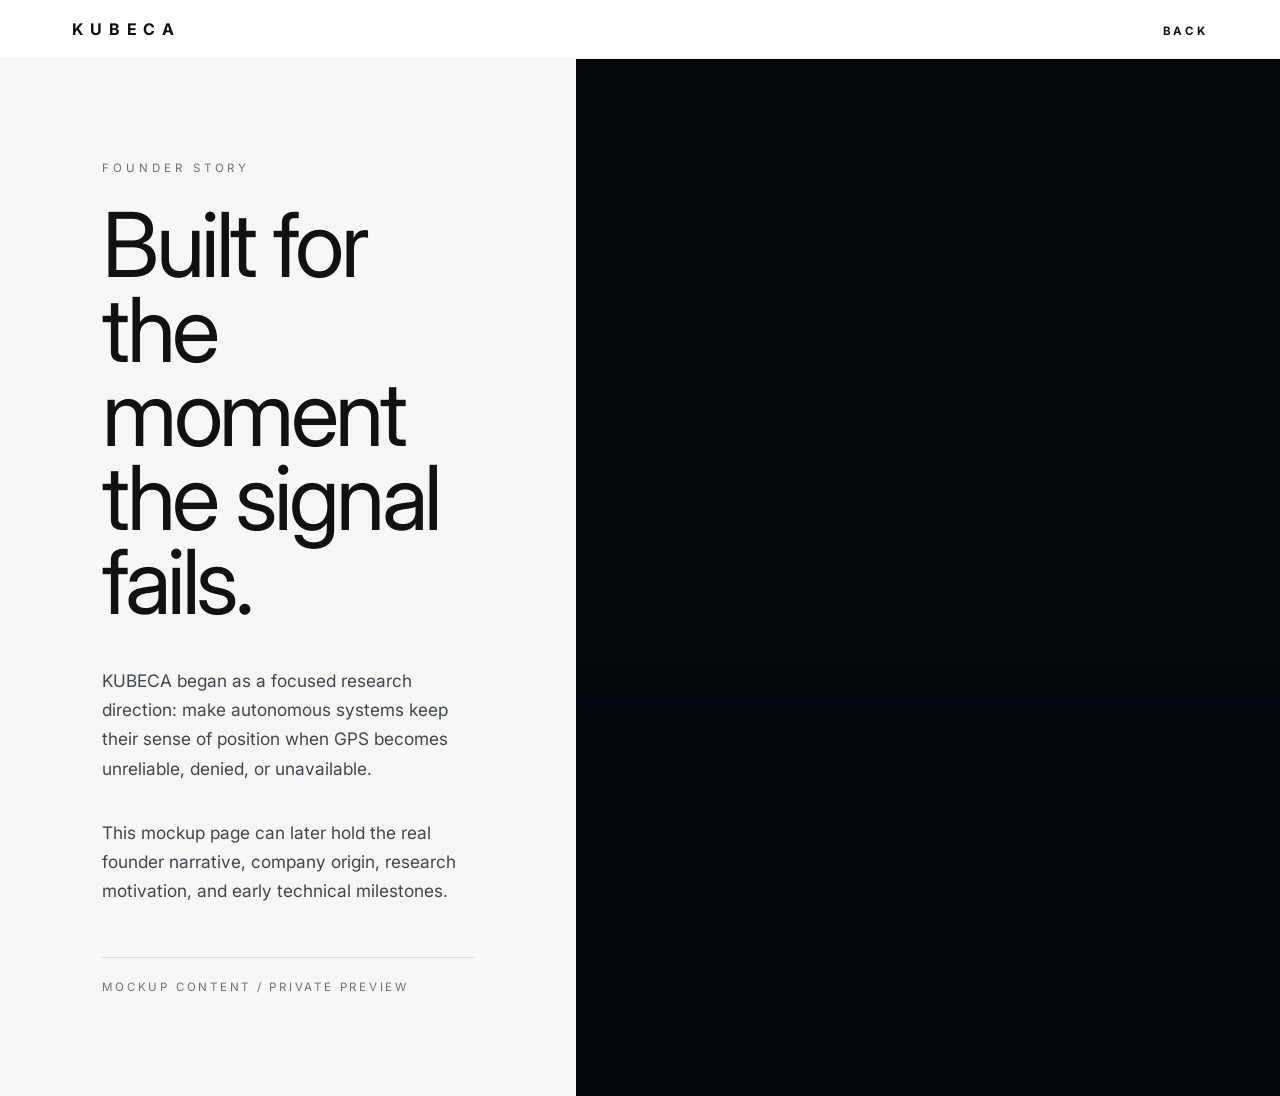
<file: founder.html>
<!DOCTYPE html>
<html lang="en">
<head>
  <meta charset="UTF-8" />
  <meta name="viewport" content="width=device-width, initial-scale=1.0" />
  <title>KUBECA | Founder Story</title>
  <link rel="preconnect" href="https://fonts.googleapis.com">
  <link rel="preconnect" href="https://fonts.gstatic.com" crossorigin>
  <link href="https://fonts.googleapis.com/css2?family=Inter:wght@400;500;600;700;800&display=swap" rel="stylesheet">
  <link rel="stylesheet" href="styles.css" />
</head>
<body>
<header class="site-header">
  <div class="container nav-wrap">
    <div class="brand-area">
      <a class="logo" href="index.html">KUBECA</a>
    </div>
    <div class="nav-actions">
      <a class="text-link" href="index.html">Back</a>
    </div>
  </div>
</header>

<main class="founder-page">
  <section class="founder-copy">
    <span>Founder Story</span>
    <h1>Built for the moment the signal fails.</h1>
    <p>KUBECA began as a focused research direction: make autonomous systems keep their sense of position when GPS becomes unreliable, denied, or unavailable.</p>
    <p>This mockup page can later hold the real founder narrative, company origin, research motivation, and early technical milestones.</p>
    <div class="founder-note">Mockup content / private preview</div>
  </section>
  <section class="founder-visual" aria-label="KUBECA founder story visual">
    <video class="media-fill" autoplay muted loop playsinline poster="https://images.unsplash.com/photo-1517976487492-5750f3195933?auto=format&fit=crop&w=1300&q=85">
      <source src="assets/videos/founder.mp4" type="video/mp4">
    </video>
  </section>
</main>
</body>
</html>
</file>
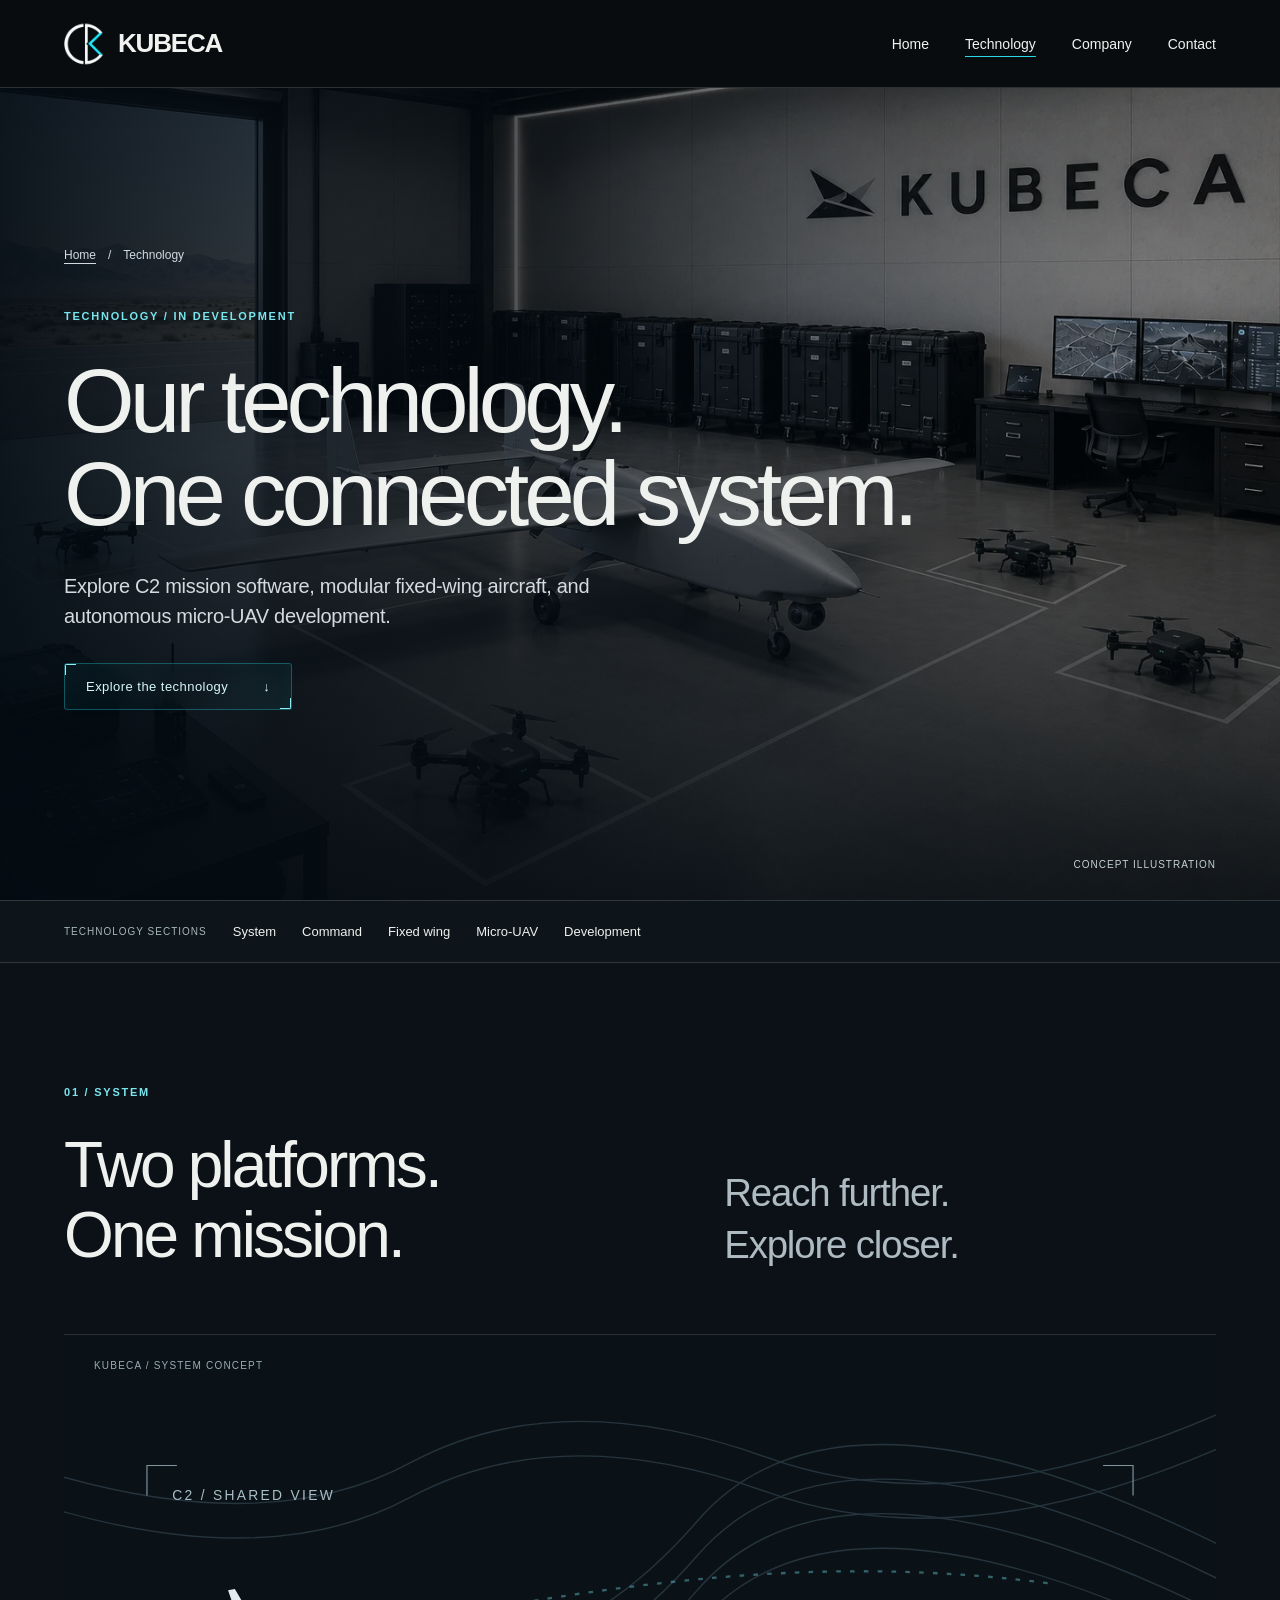
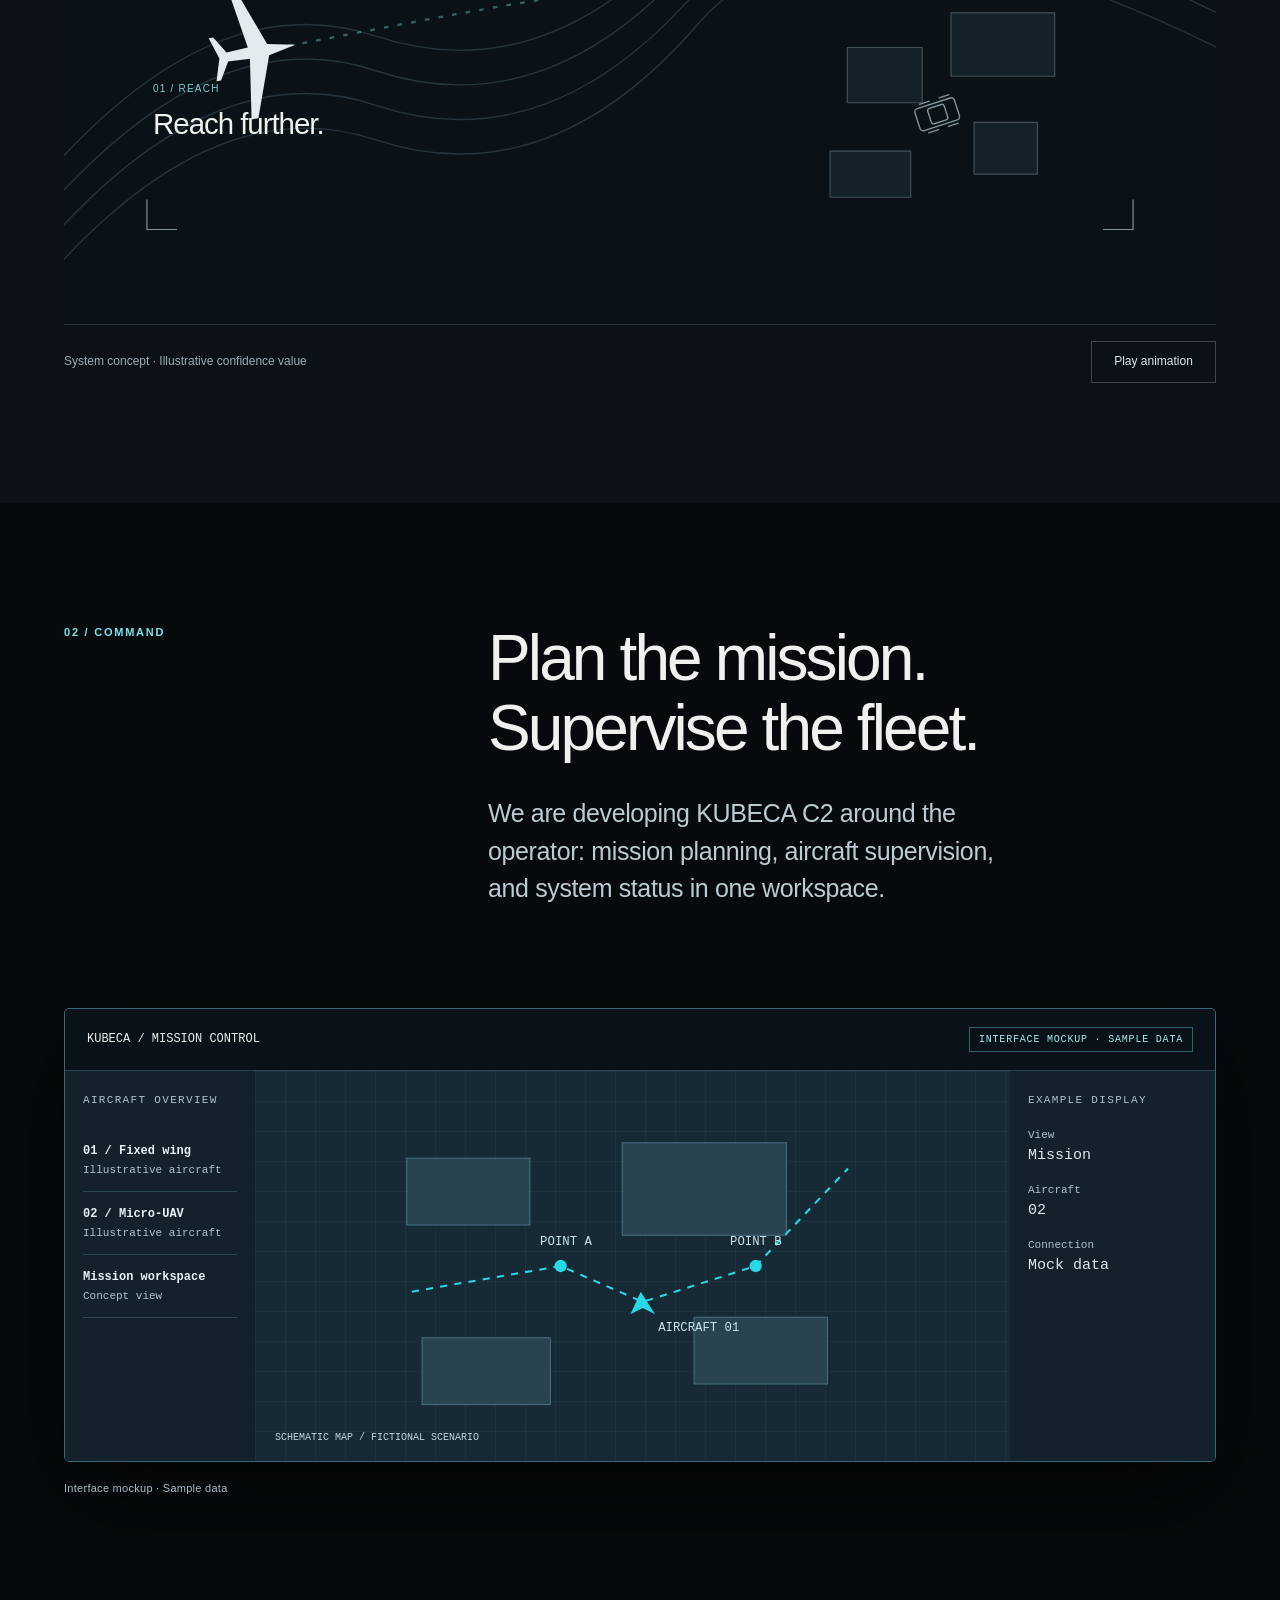
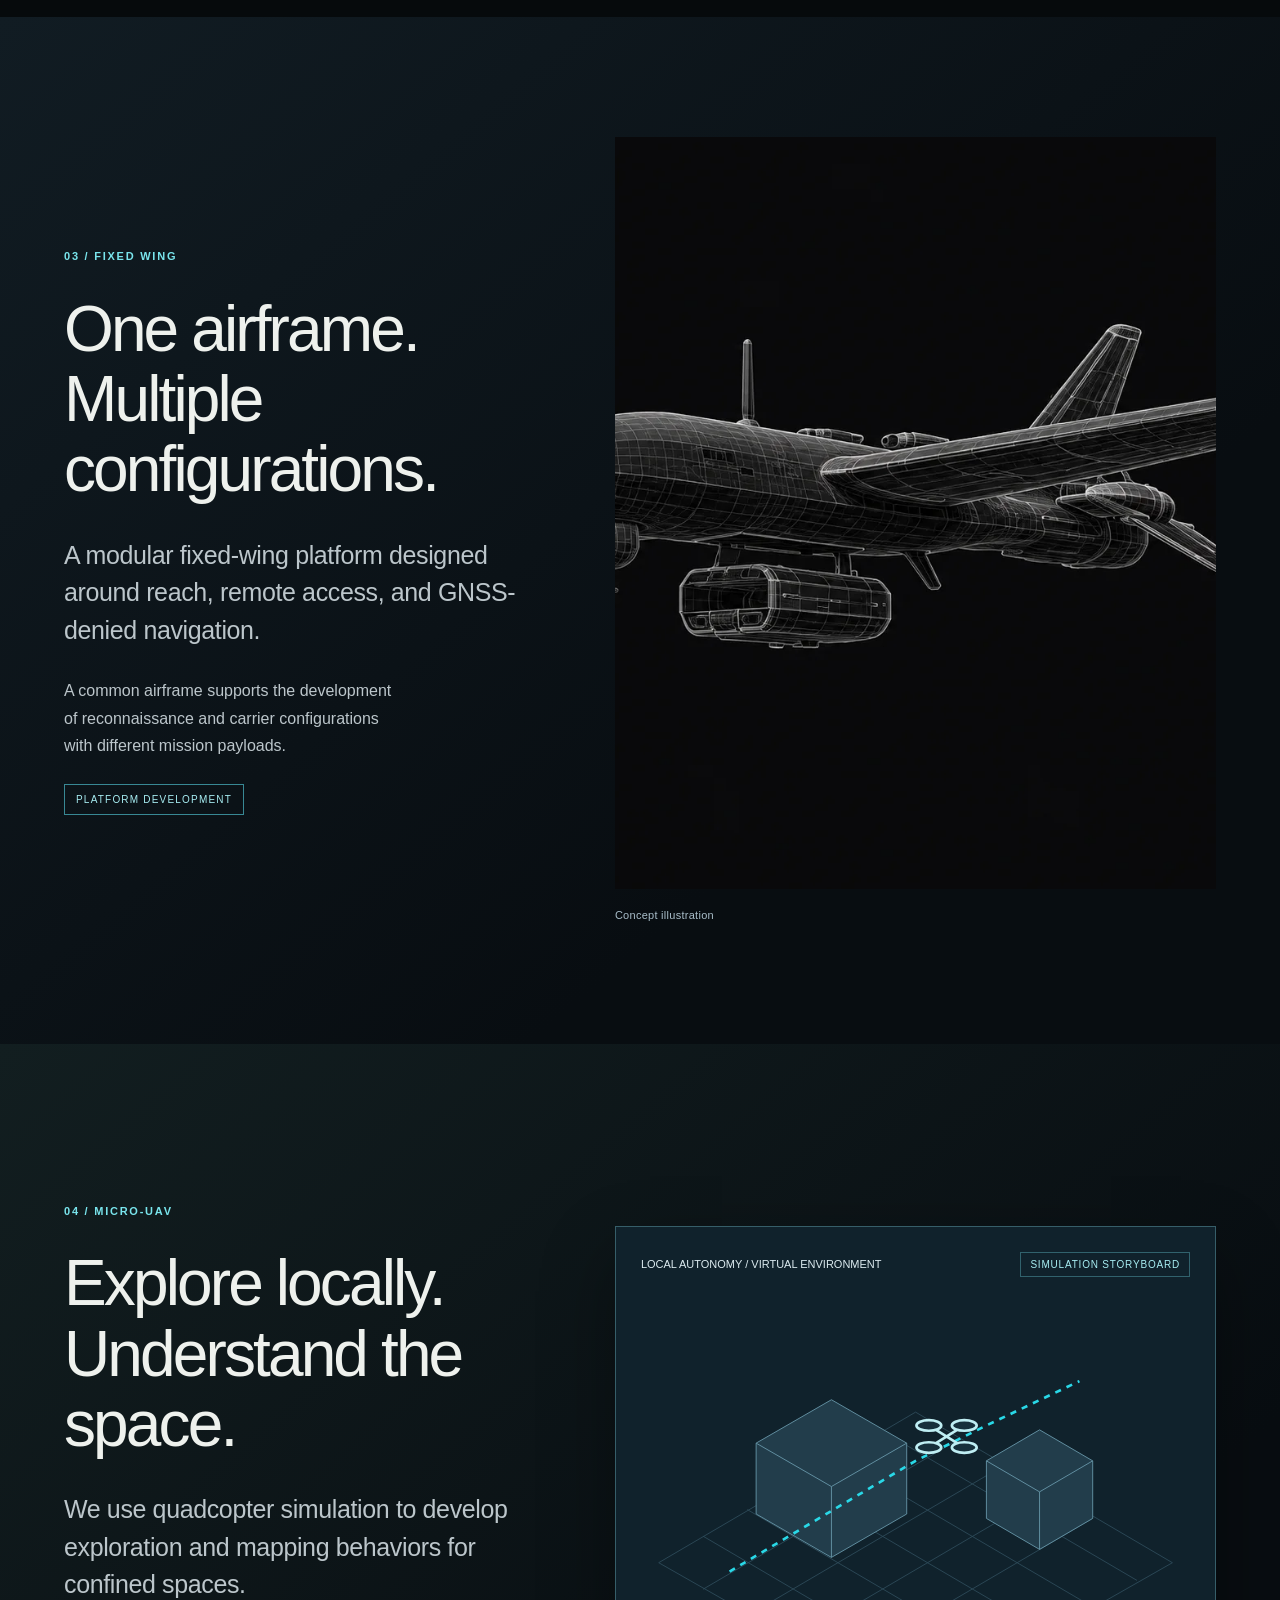
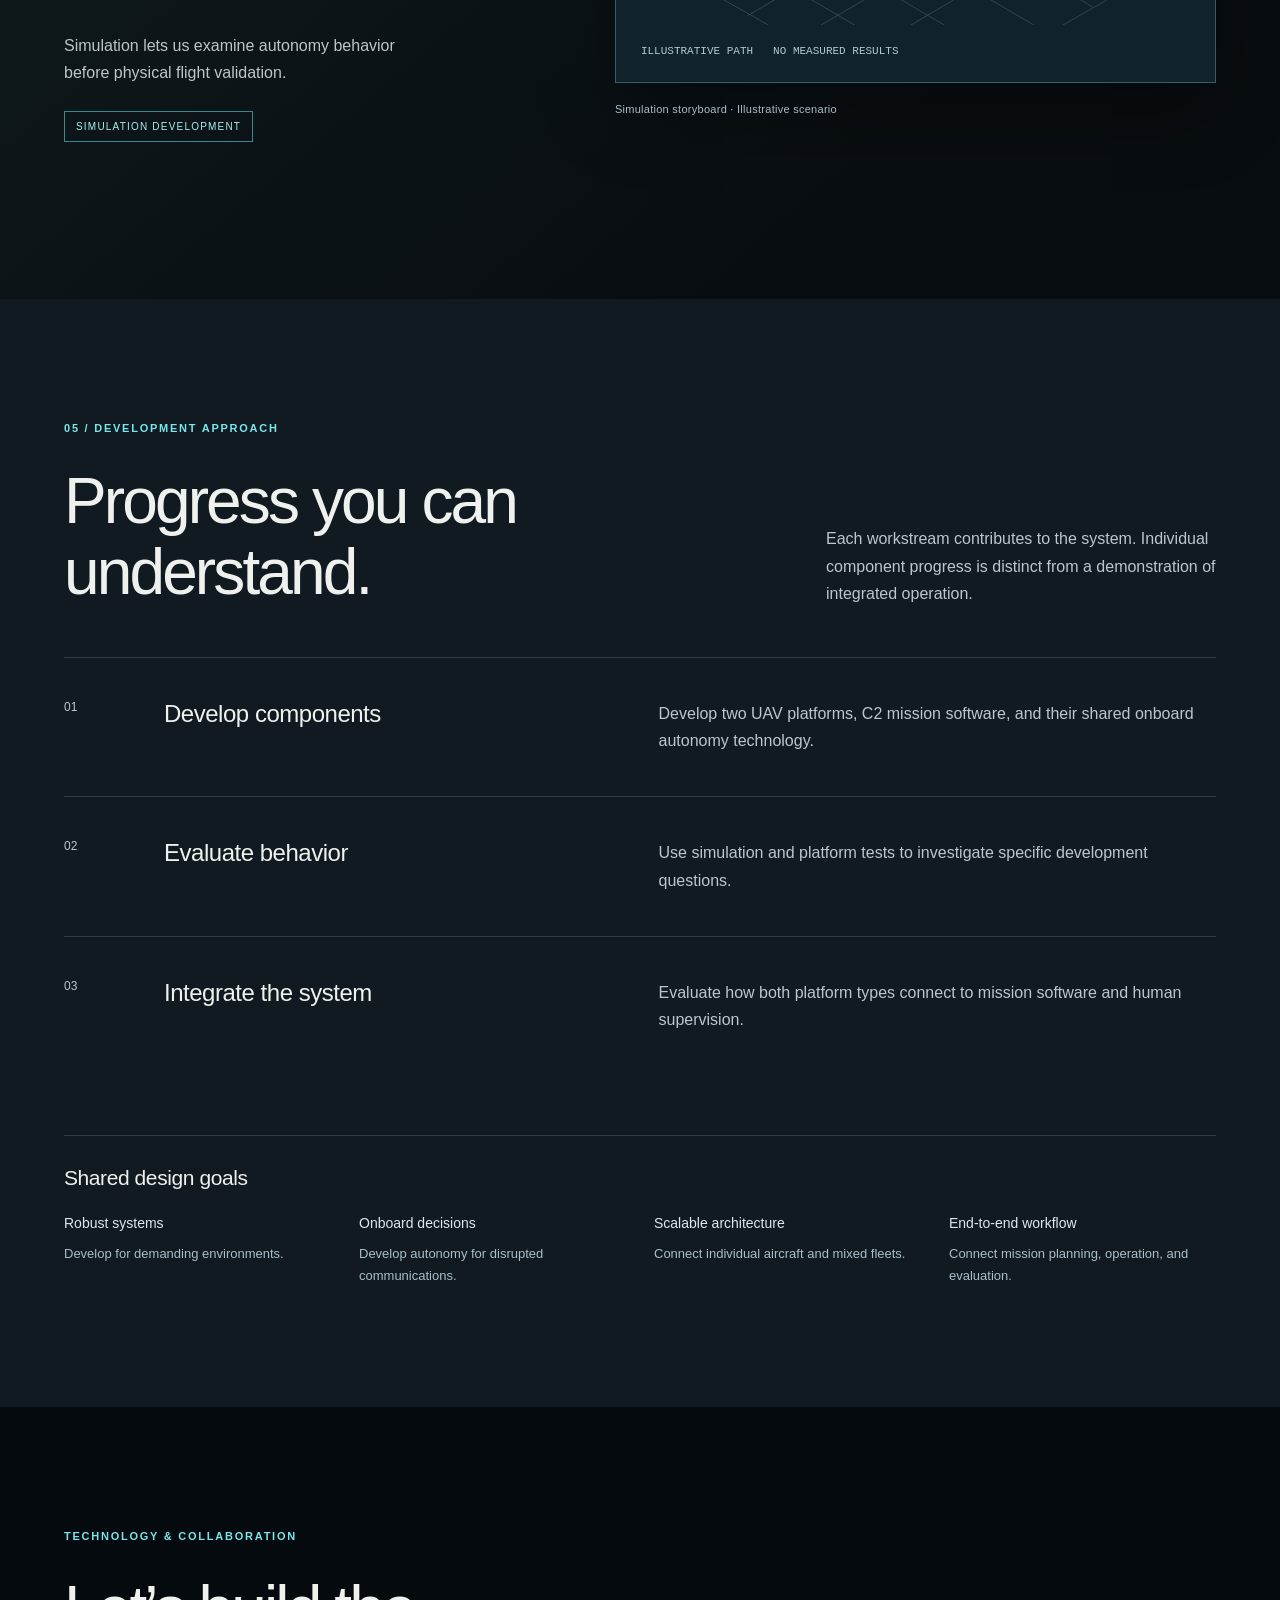
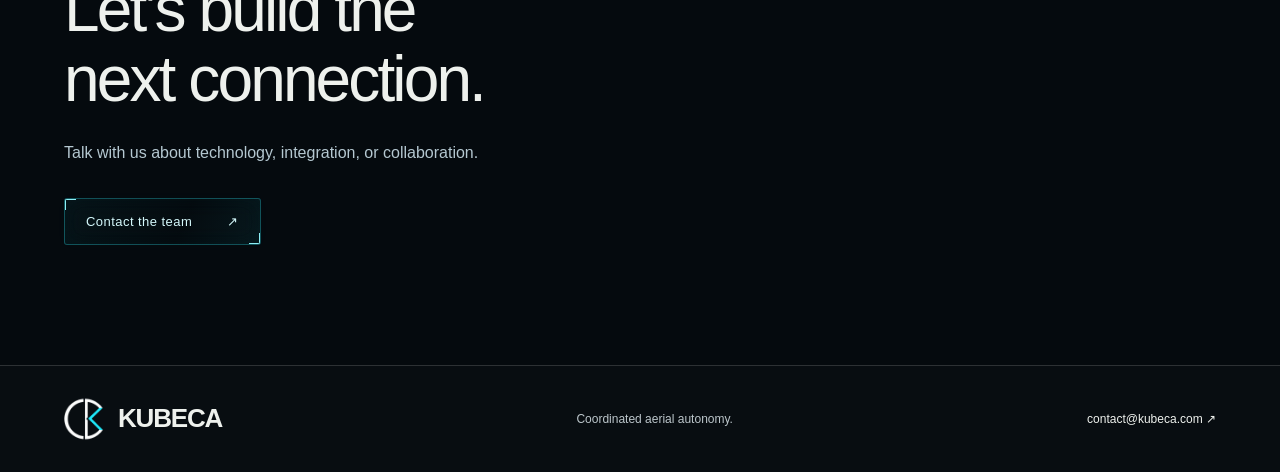
<file: technology.html>
<!doctype html>
<html lang="en"><head><meta charset="utf-8"><meta name="viewport" content="width=device-width, initial-scale=1"><title>Technology - KUBECA</title><meta name="description" content="Explore KUBECA C2 software, fixed-wing platform development, and quadcopter autonomy. Public technology preview with clearly labelled media mockups."><meta name="theme-color" content="#10191e"><link rel="stylesheet" href="assets/css/public.css"><link rel="stylesheet" href="assets/css/cinematic.css"></head><body class="cinematic-tech">
<a class="skip" href="#main">Skip to content</a><header class="site-nav"><a class="wordmark" href="index.html" aria-label="KUBECA home"><span class="brand-symbol" aria-hidden="true"><img src="assets/images/KUBECAWHITE.png" alt="" width="1536" height="1024"></span><span class="brand-name">KUBECA</span></a><nav aria-label="Main navigation"><a href="index.html">Home</a><a href="technology.html" aria-current="page">Technology</a><a href="company.html">Company</a><a href="index.html#contact">Contact</a></nav></header><main id="main"><section class="section tech-hero"><img class="tech-hero-image" src="assets/images/public/system.webp" width="1536" height="1024" alt="Concept visualization of the connected KUBECA aerial system" fetchpriority="high"><div class="tech-hero-shade"></div><div class="tech-hero-copy"><nav class="breadcrumb" aria-label="Breadcrumb"><a href="index.html">Home</a><span aria-hidden="true">/</span><span aria-current="page">Technology</span></nav><p class="eyebrow">Technology / In development</p><h1>Our technology.<br>One connected system.</h1><p class="lead">Explore C2 mission software, modular fixed-wing aircraft, and autonomous micro-UAV development.</p><a class="button" href="#system">Explore the technology <span aria-hidden="true">&#8595;</span></a></div><span class="tech-hero-caption">Concept illustration</span></section><nav class="section-nav" aria-label="Technology sections"><span class="section-nav-label">Technology sections</span><a href="#system">System</a><a href="#c2">Command</a><a href="#fixed-wing">Fixed wing</a><a href="#quadcopter">Micro-UAV</a><a href="#development">Development</a></nav>
<section class="section system-editorial" id="system" aria-labelledby="system-title">
  <div class="system-intro"><div><p class="eyebrow">01 / System</p><h2 id="system-title">Two platforms.<br>One mission.</h2></div><p class="lead">Reach further.<br>Explore closer.</p></div>
  <figure class="mission-film" data-mission-film>
    <div class="mission-stage" role="img" aria-label="Carrier mission concept: a fixed-wing aircraft releases quadcopters, which explore around buildings and detect an illustrative vehicle. The aircraft appear in a shared C2 view under human supervision.">
      <div class="mission-kicker"><span>KUBECA / System concept</span></div>
      <svg class="mission-landscape" viewBox="0 0 1000 480" aria-hidden="true">
        <defs>
          <g id="mission-wing"><path d="M0 -32L5 -8 57 11 57 17 5 9 4 28 19 37 19 41 0 35 -19 41 -19 37 -4 28 -5 9 -57 17 -57 11 -5 -8Z" fill="#e4ebee"/></g>
          <g id="mission-quad" fill="none" stroke="#dce9ed" stroke-width="3"><path d="M-18 -18L18 18M18 -18L-18 18"/><circle cx="-22" cy="-22" r="12"/><circle cx="22" cy="-22" r="12"/><circle cx="-22" cy="22" r="12"/><circle cx="22" cy="22" r="12"/><rect x="-8" y="-10" width="16" height="20" rx="3" fill="#dce9ed"/></g>
        </defs>
        <g fill="none" stroke="#26343d" stroke-width="1.2"><path d="M-40 380Q120 180 270 230T550 130T1040 170M-40 410Q120 210 270 260T550 160T1040 200M-40 440Q120 240 270 290T550 190T1040 230M-40 470Q120 270 270 320T550 220T1040 260"/><path d="M-40 80Q170 150 300 80T610 75T1040 20M-40 110Q170 180 300 110T610 105T1040 50"/></g>
        <g class="mission-buildings" fill="#142129" stroke="#42505a"><path d="M680 240h65v48h-65zM770 210h90v55h-90zM790 305h55v45h-55zM665 330h70v40h-70z"/></g>
        <path class="mission-route" d="M160 245C380 205 600 150 860 185" fill="none" stroke="#69c3cc" stroke-width="2" stroke-dasharray="4 8"/>
        <g fill="none" stroke="#69c3cc" stroke-width="1.3" stroke-dasharray="3 6">
          <path class="mission-trail-0" d="M328.00 215.49 C463.00 193.49 620 130 750 225" style="opacity:.38"/>
          <path class="mission-trail-1" d="M349.00 212.13 C484.00 190.13 820 150 875 285" style="opacity:.38"/>
          <path class="mission-trail-2" d="M370.00 208.89 C505.00 186.89 610 405 755 355" style="opacity:.38"/>
          <path class="mission-trail-3" d="M391.00 205.77 C526.00 183.77 570 320 650 295" style="opacity:.38"/>
        </g>
        <g class="mission-aircraft" transform="translate(860 184.95) rotate(93.99)"><use href="#mission-wing"/></g>
        <g class="mission-drone-0" transform="translate(750 225) rotate(126.16) scale(.42)"><use href="#mission-quad"/></g>
        <g class="mission-drone-1" transform="translate(875 285) rotate(157.83) scale(.42)"><use href="#mission-quad"/></g>
        <g class="mission-drone-2" transform="translate(755 355) rotate(70.97) scale(.42)"><use href="#mission-quad"/></g>
        <g class="mission-drone-3" transform="translate(650 295) rotate(72.65) scale(.42)"><use href="#mission-quad"/></g>
        <g class="mission-vehicle" transform="translate(758 298) rotate(-18)" fill="none" stroke="#81959f" stroke-width="1.2" stroke-linecap="round" stroke-linejoin="round"><rect x="-18" y="-10" width="36" height="20" rx="3"/><rect x="-7" y="-7" width="15" height="14" rx="2"/><path d="M-12 -13h9M6 -13h9M-12 13h9M6 13h9"/></g>
        <g class="mission-detection"><rect x="729" y="273" width="58" height="50" rx="2" fill="none" stroke="#e77878" stroke-width="1.5"/><path d="M787 298h30" stroke="#e77878"/><rect x="817" y="284" width="130" height="27" rx="2" fill="#171c22"/><text x="827" y="301" fill="#ee9696" font-family="Arial, sans-serif" font-size="11">VEHICLE DETECTED</text></g>
        <g class="mission-c2" fill="none" stroke="#81959f"><path d="M72 108V82h26M902 82h26v26M72 372v26h26M902 398h26v-26"/><g fill="#a9bec7" stroke="none" font-family="Arial, sans-serif" font-size="12" letter-spacing="2"><text x="94" y="112">C2 / SHARED VIEW</text><text class="mission-detection-status" x="94" y="375" fill="#ee9696">VEHICLE DETECTED / 89% CONFIDENCE</text></g></g>
      </svg>
      <div class="mission-caption"><span class="mission-step">04 / Coordinate</span><h3 class="mission-title">One mission. Human supervision.</h3></div>
    </div>
    <figcaption class="mission-toolbar"><span>System concept &middot; Illustrative confidence value</span><button class="mission-toggle" type="button">Play animation</button></figcaption>
  </figure>
</section>
<section class="section dark" id="c2"><div class="split feature-heading"><p class="eyebrow">02 / Command</p><div><h2>Plan the mission.<br>Supervise the fleet.</h2><p class="lead">We are developing KUBECA C2 around the operator: mission planning, aircraft supervision, and system status in one workspace.</p></div></div><figure data-media-slot="c2-demo"><div class="console" role="img" aria-label="Illustrative C2 interface mockup with fictional aircraft, a schematic mission map, and sample status values. Not live software."><div class="console-top"><span>KUBECA / MISSION CONTROL</span><span class="mock-label">Interface mockup &middot; Sample data</span></div><div class="console-grid"><div class="console-side"><h3>Aircraft overview</h3><div class="asset"><b>01 / Fixed wing</b>Illustrative aircraft</div><div class="asset"><b>02 / Micro-UAV</b>Illustrative aircraft</div><div class="asset"><b>Mission workspace</b>Concept view</div></div><div class="console-map"><svg viewBox="0 0 600 380" aria-hidden="true"><g fill="#29434f" stroke="#467081" stroke-width="1"><path d="M80 85h120v65H80zM290 70h160v90H290zM360 240h130v65H360zM95 260h125v65H95z"/></g><path d="M85 215L230 190L310 225L420 190L510 95" fill="none" stroke="#29d8e7" stroke-width="2" stroke-dasharray="7 7"/><g fill="#29d8e7"><circle cx="230" cy="190" r="6"/><circle cx="420" cy="190" r="6"/><path d="M308 215l-10 22 12-6 12 6z"/></g><g fill="#c9e6ee" font-size="12" font-family="monospace"><text x="210" y="170">POINT A</text><text x="395" y="170">POINT B</text><text x="325" y="253">AIRCRAFT 01</text></g></svg><span class="map-caption">SCHEMATIC MAP / FICTIONAL SCENARIO</span></div><div class="console-side"><h3>Example display</h3><dl><div><dt>View</dt><dd>Mission</dd></div><div><dt>Aircraft</dt><dd>02</dd></div><div><dt>Connection</dt><dd>Mock data</dd></div></dl></div></div></div><figcaption>Interface mockup &middot; Sample data</figcaption></figure></section>
<section class="section platform" id="fixed-wing"><div><p class="eyebrow">03 / Fixed wing</p><h2>One airframe.<br>Multiple configurations.</h2><p class="lead">A modular fixed-wing platform designed around reach, remote access, and GNSS-denied navigation.</p><p>A common airframe supports the development of reconnaissance and carrier configurations with different mission payloads.</p><span class="badge">Platform development</span></div><figure data-media-slot="fixed-wing-demo"><img src="assets/images/public/carrier.webp" alt="Concept illustration of the proposed KUBECA fixed-wing carrier" width="1710" height="920" loading="lazy"><figcaption>Concept illustration</figcaption></figure></section>
<section class="section platform tinted" id="quadcopter"><div><p class="eyebrow">04 / Micro-UAV</p><h2>Explore locally.<br>Understand the space.</h2><p class="lead">We use quadcopter simulation to develop exploration and mapping behaviors for confined spaces.</p><p>Simulation lets us examine autonomy behavior before physical flight validation.</p><span class="badge">Simulation development</span></div><figure data-media-slot="quadcopter-simulation"><div class="sim" role="img" aria-label="Illustrative simulation storyboard showing a quadcopter and a proposed path through a virtual environment. Not a simulation recording."><div class="sim-top"><span>LOCAL AUTONOMY / VIRTUAL ENVIRONMENT</span><span class="mock-label">Simulation storyboard</span></div><svg viewBox="0 0 620 370" aria-hidden="true"><g fill="none" stroke="#2e4b5a"><path d="M20 300L310 130L600 300L310 465Z M70 270L360 440M120 240L410 410M170 210L460 380M220 180L510 350M270 150L560 320 M70 330L360 160M120 360L410 190M170 390L460 220M220 420L510 250"/></g><g stroke="#6998aa" fill="#223d4b"><path d="M130 245v-80l85-49 85 49v80l-85 49z"/><path d="M130 165l85 49 85-49M215 214v80" fill="none"/><path d="M390 250v-65l60-35 60 35v65l-60 35z"/><path d="M390 185l60 35 60-35M450 220v65" fill="none"/></g><path d="M100 310L310 185L390 145L495 95" fill="none" stroke="#29d8e7" stroke-width="3" stroke-dasharray="7 7"/><g stroke="#bfeef3" fill="#17303c" stroke-width="3"><path d="M325 145l40 25M365 145l-40 25"/><ellipse cx="325" cy="145" rx="14" ry="6"/><ellipse cx="365" cy="145" rx="14" ry="6"/><ellipse cx="325" cy="170" rx="14" ry="6"/><ellipse cx="365" cy="170" rx="14" ry="6"/></g></svg><div class="sim-bottom"><span>ILLUSTRATIVE PATH</span><span>NO MEASURED RESULTS</span></div></div><figcaption>Simulation storyboard &middot; Illustrative scenario</figcaption></figure></section>
<section class="section" id="development"><div class="heading"><div><p class="eyebrow">05 / Development approach</p><h2>Progress you can understand.</h2></div><p>Each workstream contributes to the system. Individual component progress is distinct from a demonstration of integrated operation.</p></div><div class="rows"><article><span>01</span><h3>Develop components</h3><p>Develop two UAV platforms, C2 mission software, and their shared onboard autonomy technology.</p></article><article><span>02</span><h3>Evaluate behavior</h3><p>Use simulation and platform tests to investigate specific development questions.</p></article><article><span>03</span><h3>Integrate the system</h3><p>Evaluate how both platform types connect to mission software and human supervision.</p></article></div><div class="development-goals"><h3>Shared design goals</h3><dl><div><dt>Robust systems</dt><dd>Develop for demanding environments.</dd></div><div><dt>Onboard decisions</dt><dd>Develop autonomy for disrupted communications.</dd></div><div><dt>Scalable architecture</dt><dd>Connect individual aircraft and mixed fleets.</dd></div><div><dt>End-to-end workflow</dt><dd>Connect mission planning, operation, and evaluation.</dd></div></dl></div></section><section class="contact section dark" id="contact"><p class="eyebrow">Technology &amp; collaboration</p><h2>Let&#8217;s build the<br>next connection.</h2><p>Talk with us about technology, integration, or collaboration.</p><a class="button" href="mailto:contact@kubeca.com">Contact the team <span aria-hidden="true">&#8599;</span></a></section></main><footer class="footer"><a class="wordmark" href="index.html" aria-label="KUBECA home"><span class="brand-symbol" aria-hidden="true"><img src="assets/images/KUBECAWHITE.png" alt="" width="1536" height="1024"></span><span class="brand-name">KUBECA</span></a><span>Coordinated aerial autonomy.</span><a href="mailto:contact@kubeca.com">contact@kubeca.com &#8599;</a></footer><script src="assets/js/cinematic.js?v=caption-overlay-1" defer></script></body></html>
</file>
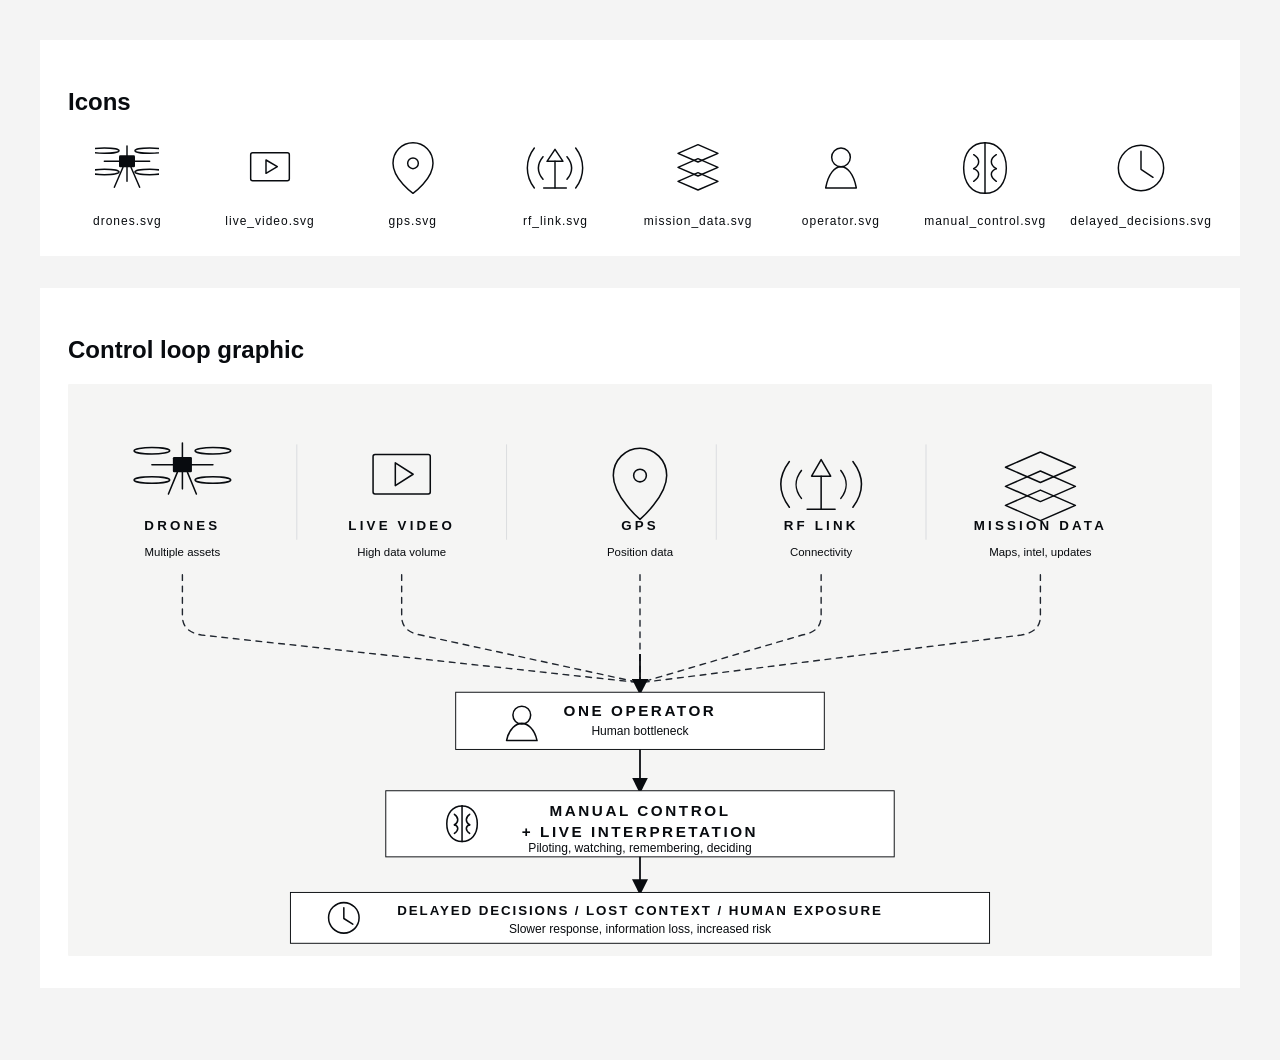
<file: assets/icons/separate/preview.html>
<!doctype html>
<html><head><meta charset="utf-8"><title>KUBECA SVG Assets</title>
<style>
body{font-family:Arial,sans-serif;background:#f4f4f4;margin:0;padding:40px;color:#080b0f}
section{background:white;padding:28px;margin:0 auto 32px;max-width:1200px}
.icons{display:grid;grid-template-columns:repeat(8,1fr);gap:24px;text-align:center}
.icons img{width:64px;height:64px}.icons span{display:block;margin-top:10px;font-size:12px;letter-spacing:1px}
.graphic img{width:100%;height:auto}
</style></head><body>
<section><h2>Icons</h2><div class="icons">
<div><img src="icons/drones.svg"><span>drones.svg</span></div>
<div><img src="icons/live_video.svg"><span>live_video.svg</span></div>
<div><img src="icons/gps.svg"><span>gps.svg</span></div>
<div><img src="icons/rf_link.svg"><span>rf_link.svg</span></div>
<div><img src="icons/mission_data.svg"><span>mission_data.svg</span></div>
<div><img src="icons/operator.svg"><span>operator.svg</span></div>
<div><img src="icons/manual_control.svg"><span>manual_control.svg</span></div>
<div><img src="icons/delayed_decisions.svg"><span>delayed_decisions.svg</span></div>
</div></section>
<section class="graphic"><h2>Control loop graphic</h2><img src="graphics/control_loop_graphic.svg"></section>
</body></html>
</file>
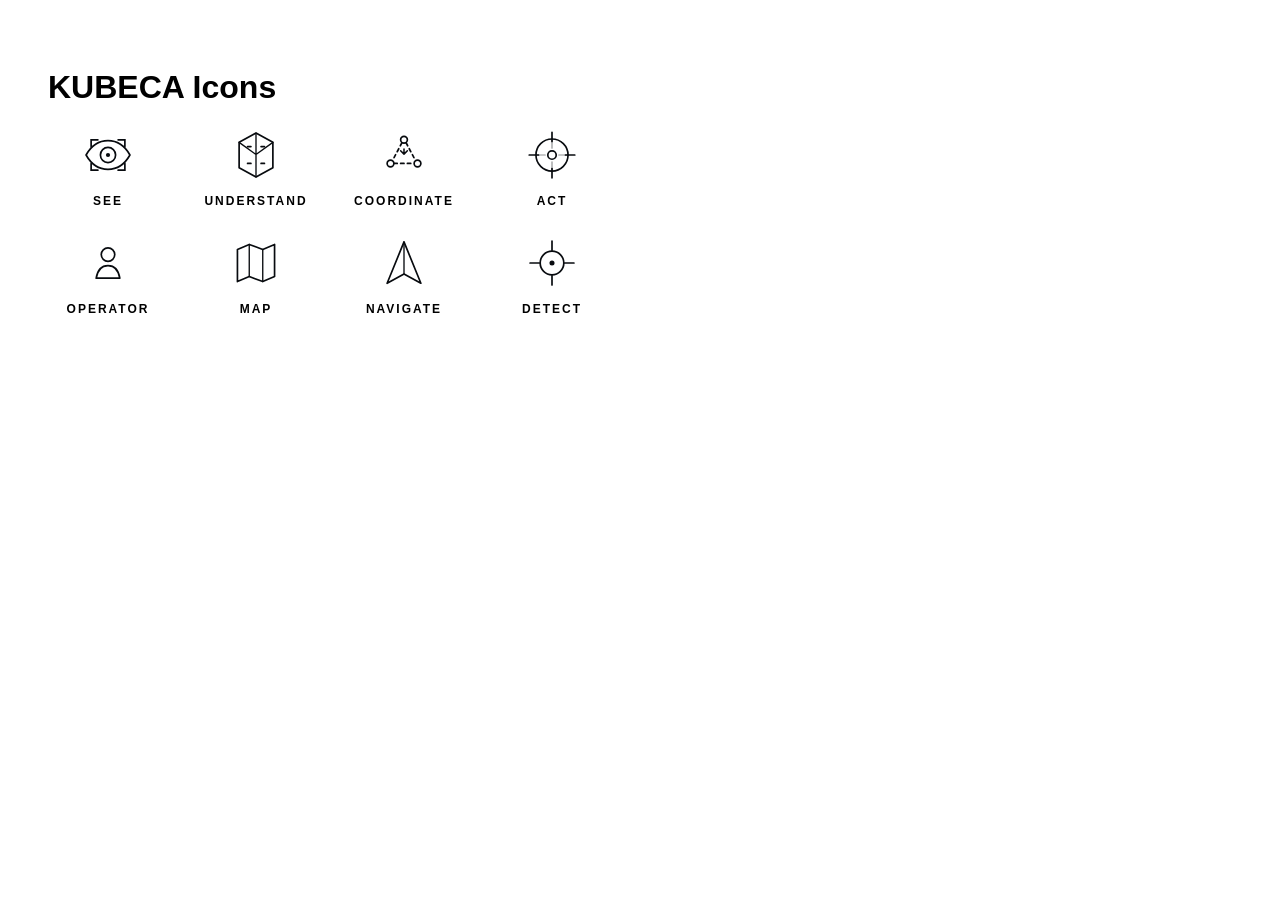
<file: assets/icons/kubeca/kubeca_icons/preview.html>
<!doctype html><html><head><meta charset="utf-8"><title>KUBECA Icons</title><link rel="stylesheet" href="kubeca-icons.css"><style>body{font-family:Arial,sans-serif;padding:40px} .grid{display:grid;grid-template-columns:repeat(4,120px);gap:28px}.item{display:flex;flex-direction:column;align-items:center;gap:12px;font-size:12px;letter-spacing:2px;font-weight:700;text-transform:uppercase}</style></head><body><h1>KUBECA Icons</h1><div class="grid">
<div class="item"><img src="svg/kubeca-see.svg" width="54" height="54" alt="see"><span>see</span></div>
<div class="item"><img src="svg/kubeca-understand.svg" width="54" height="54" alt="understand"><span>understand</span></div>
<div class="item"><img src="svg/kubeca-coordinate.svg" width="54" height="54" alt="coordinate"><span>coordinate</span></div>
<div class="item"><img src="svg/kubeca-act.svg" width="54" height="54" alt="act"><span>act</span></div>
<div class="item"><img src="svg/kubeca-operator.svg" width="54" height="54" alt="operator"><span>operator</span></div>
<div class="item"><img src="svg/kubeca-map.svg" width="54" height="54" alt="map"><span>map</span></div>
<div class="item"><img src="svg/kubeca-navigate.svg" width="54" height="54" alt="navigate"><span>navigate</span></div>
<div class="item"><img src="svg/kubeca-detect.svg" width="54" height="54" alt="detect"><span>detect</span></div>
</div></body></html>
</file>
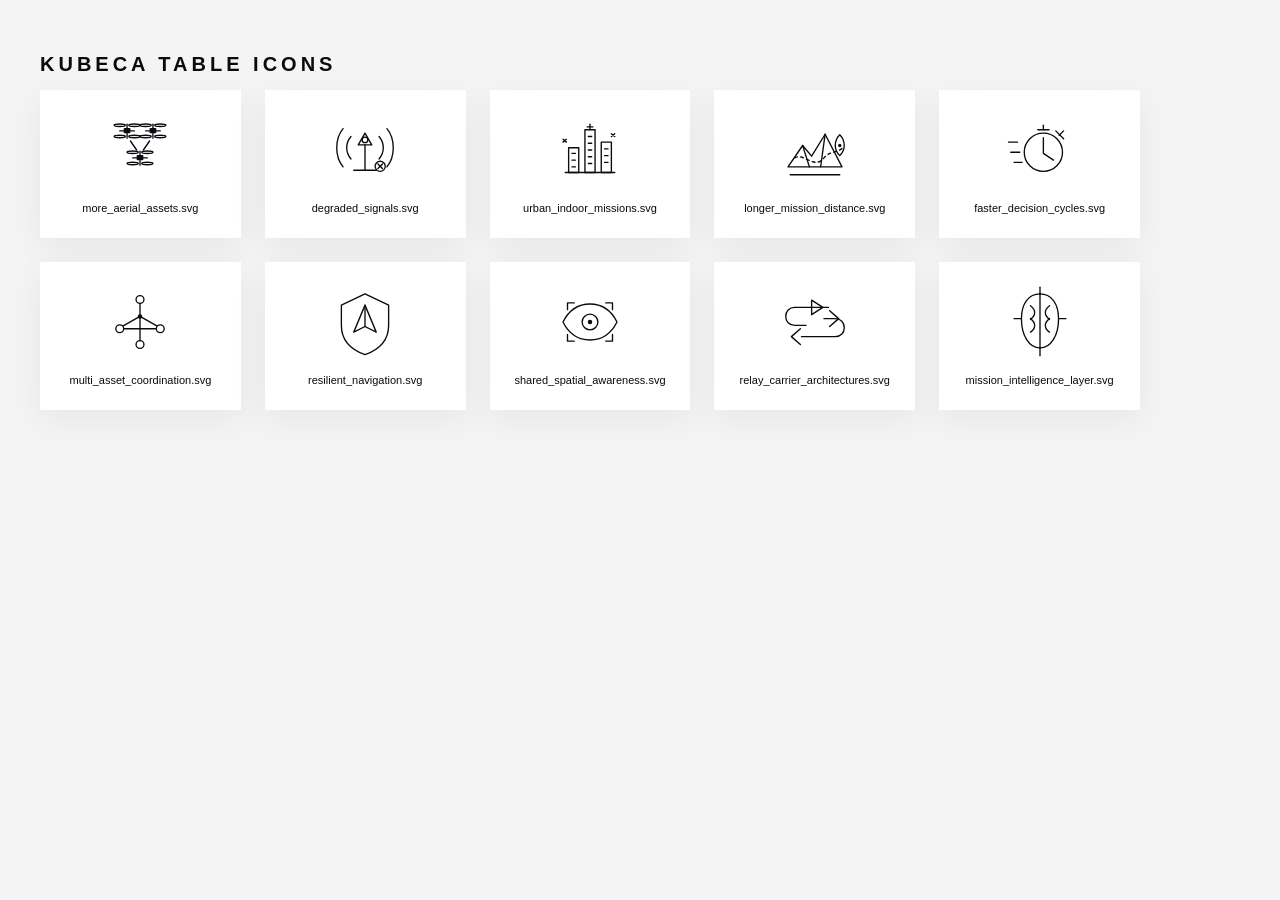
<file: assets/icons/kubeca/kubeca_icons/svg/why-now/preview.html>
<!doctype html>
<html>
<head>
<meta charset="utf-8">
<title>KUBECA Table Icons</title>
<style>
  body { margin:0; padding:40px; background:#f4f4f4; font-family:Arial, sans-serif; color:#080b0f; }
  h1 { letter-spacing:4px; font-size:20px; }
  .grid { display:grid; grid-template-columns:repeat(5,1fr); gap:24px; max-width:1100px; }
  .card { background:white; padding:24px; text-align:center; box-shadow:0 10px 35px rgba(0,0,0,.06); }
  img { width:72px; height:72px; }
  p { font-size:11px; word-break:break-word; margin:12px 0 0; }
</style>
</head>
<body>
<h1>KUBECA TABLE ICONS</h1>
<div class="grid">
<div class="card"><img src="more_aerial_assets.svg" alt=""><p>more_aerial_assets.svg</p></div>
<div class="card"><img src="degraded_signals.svg" alt=""><p>degraded_signals.svg</p></div>
<div class="card"><img src="urban_indoor_missions.svg" alt=""><p>urban_indoor_missions.svg</p></div>
<div class="card"><img src="longer_mission_distance.svg" alt=""><p>longer_mission_distance.svg</p></div>
<div class="card"><img src="faster_decision_cycles.svg" alt=""><p>faster_decision_cycles.svg</p></div>
<div class="card"><img src="multi_asset_coordination.svg" alt=""><p>multi_asset_coordination.svg</p></div>
<div class="card"><img src="resilient_navigation.svg" alt=""><p>resilient_navigation.svg</p></div>
<div class="card"><img src="shared_spatial_awareness.svg" alt=""><p>shared_spatial_awareness.svg</p></div>
<div class="card"><img src="relay_carrier_architectures.svg" alt=""><p>relay_carrier_architectures.svg</p></div>
<div class="card"><img src="mission_intelligence_layer.svg" alt=""><p>mission_intelligence_layer.svg</p></div>
</div></body></html>
</file>
<file: assets/css/public.css>
:root{--paper:#f1f5f7;--ink:#122027;--muted:#53636c;--line:#d0dbe0;--dark:#10191e;--accent:#29d8e7;--gutter:clamp(22px,5vw,88px)}
*{box-sizing:border-box}html{scroll-behavior:smooth;scroll-padding-top:100px}body{margin:0;background:var(--paper);color:var(--ink);font-family:Arial,Helvetica,sans-serif}a{color:inherit;text-decoration:none}img{display:block;width:100%;height:auto}figure,p,h1,h2,h3{margin:0}p{line-height:1.7}h1,h2,h3{font-weight:500}h1{font-size:clamp(44px,6.5vw,100px);line-height:1.03;letter-spacing:-.055em}h2{font-size:clamp(34px,4vw,64px);line-height:1.1;letter-spacing:-.045em}h3{font-size:24px;letter-spacing:-.02em}a:focus-visible,summary:focus-visible{outline:3px solid #29d8e7;outline-offset:6px}.skip{position:fixed;top:8px;left:12px;z-index:20;padding:14px;background:white;transform:translateY(-150%)}.skip:focus{transform:none}.site-nav{height:88px;padding:0 var(--gutter);display:flex;align-items:center;justify-content:space-between;background:var(--paper);border-bottom:1px solid var(--line);position:sticky;top:0;z-index:10}.wordmark{font-size:26px;font-weight:800;letter-spacing:-.045em}.wordmark span{display:inline-block;width:8px;height:8px;background:#29d8e7;margin-left:8px}.site-nav nav{display:flex;align-items:center;gap:36px;font-size:14px}.site-nav nav a{padding:12px 0}.site-nav a:hover,.site-nav [aria-current=page]{text-decoration:underline;text-underline-offset:7px}.hero{position:relative;min-height:680px;height:calc(100svh - 88px);max-height:980px;background:var(--dark);color:white;overflow:hidden}.hero>img,.shade{position:absolute;inset:0;height:100%;object-fit:cover}.shade{background:linear-gradient(90deg,#071016d9,#07101640),linear-gradient(0deg,#071016cc,transparent 45%)}.hero-content{position:relative;padding:clamp(80px,12vh,150px) var(--gutter) 120px;max-width:1200px}.eyebrow{text-transform:uppercase;font-size:11px;letter-spacing:.16em;font-weight:600;margin-bottom:28px}.hero .eyebrow,.dark .eyebrow{color:var(--accent)}.hero-copy{max-width:520px;font-size:18px;margin-top:28px;color:#e0e9ed}.button{display:inline-flex;justify-content:space-between;gap:50px;padding:18px 23px;font-size:14px;margin-top:32px;background:var(--paper);color:var(--ink)}.button:hover{background:var(--accent)}.hero-bottom{position:absolute;bottom:27px;left:var(--gutter);right:var(--gutter);display:flex;justify-content:space-between;gap:20px;font-size:10px;letter-spacing:.08em;text-transform:uppercase;color:#dde7eb}.section{padding:100px var(--gutter)}.split{display:grid;grid-template-columns:1fr 2fr;gap:60px}.split>div{max-width:800px}.lead{font-size:clamp(19px,2vw,25px);line-height:1.5;letter-spacing:-.015em}.split .lead,.platform .lead{margin:28px 0 20px}.text-link{display:inline-flex;gap:40px;border-bottom:1px solid;padding-bottom:12px;margin-top:30px;font-size:14px}.heading{display:flex;align-items:flex-end;justify-content:space-between;gap:50px;margin-bottom:50px}.heading>p{max-width:390px;color:var(--muted)}.border-top{border-top:1px solid var(--line)}.cards{display:grid;grid-template-columns:repeat(3,minmax(0,1fr));gap:25px}.card figure{position:relative;overflow:hidden;background:var(--dark)}.card img{aspect-ratio:4/3;object-fit:cover;transition:transform .3s}.card:hover img{transform:scale(1.025)}.card figcaption{position:absolute;bottom:12px;left:12px;font-size:10px;color:white;background:#122027e8;padding:6px 9px}.card-number{display:flex;justify-content:space-between;margin:23px 0 18px;font-size:10px;letter-spacing:.12em;text-transform:uppercase}.card h3{margin-bottom:12px}.card p{font-size:15px;color:var(--muted)}.tinted{background:#e2eaee}.dark{background:var(--dark);color:var(--paper)}.contact h2{font-size:clamp(45px,6vw,90px)}.contact>p:not(.eyebrow){margin-top:24px;color:#b5c8d1}.footer{padding:32px var(--gutter);display:flex;align-items:center;justify-content:space-between;gap:25px;font-size:12px}.footer>span{color:var(--muted)}.tech-hero .lead{max-width:660px;margin-top:30px;color:var(--muted)}.section-nav{display:flex;gap:32px;flex-wrap:wrap;padding:23px var(--gutter);border-block:1px solid var(--line);font-size:13px}.section-nav a:hover{text-decoration:underline}.flow{list-style:none;display:grid;grid-template-columns:repeat(4,minmax(0,1fr));padding:0;margin:0;border:1px solid var(--line)}.flow li{padding:30px 24px;border-right:1px solid var(--line)}.flow li:last-child{border:0}.flow span{font-size:11px;color:var(--muted)}.flow h3{font-size:21px;margin:35px 0 12px}.flow p{font-size:14px;color:var(--muted)}.caption,figcaption{font-size:12px;line-height:1.6;color:var(--muted);margin-top:14px}.dark .caption,.dark figcaption{color:#b5c8d1}.feature-heading{margin-bottom:45px}.feature-heading .lead{margin-top:26px;color:#bbccd3}.notes{display:grid;grid-template-columns:repeat(3,1fr);gap:40px;margin-top:40px}.notes h3{font-size:20px;margin-bottom:14px}.notes p{font-size:14px;color:#b5c8d1}.platform{display:grid;grid-template-columns:1fr 1.2fr;gap:70px;align-items:center}.platform p:not(.eyebrow){color:var(--muted)}.platform figure{min-width:0}.platform img{aspect-ratio:4/3;object-fit:cover}.badge{display:inline-block;border:1px solid #388894;font-size:10px;letter-spacing:.12em;text-transform:uppercase;padding:9px 11px;margin-top:25px}.rows article{display:grid;grid-template-columns:70px 1fr 1.2fr;gap:30px;padding:32px 0;border-top:1px solid var(--line)}.rows article>span{font-size:12px;color:var(--muted)}.rows p{color:var(--muted)}.mock-label{font-size:10px;letter-spacing:.08em;text-transform:uppercase;color:#a7edf2;border:1px solid #31626d;padding:6px 9px;white-space:nowrap}.console{background:#091218;border:1px solid #365360;border-radius:5px;overflow:hidden;font-family:Consolas,monospace}.console-top{padding:18px 22px;display:flex;justify-content:space-between;align-items:center;border-bottom:1px solid #2c414d;font-size:12px;gap:15px}.console-grid{display:grid;grid-template-columns:190px 1fr 205px;min-height:390px}.console-side{padding:23px 18px;background:#12212a;font-size:11px;color:#afc3cc}.console-side h3{font-size:11px;letter-spacing:.12em;text-transform:uppercase;margin-bottom:23px}.asset{padding:15px 0;border-bottom:1px solid #2d4653}.asset b{display:block;color:#e8f1f5;font-size:12px;margin-bottom:6px}.console-map{position:relative;min-height:350px;background:#152a34;background-image:linear-gradient(#ffffff08 1px,transparent 1px),linear-gradient(90deg,#ffffff08 1px,transparent 1px);background-size:30px 30px;overflow:hidden}.console-map svg{width:100%;height:100%;position:absolute;inset:0}.map-caption{position:absolute;bottom:18px;left:20px;font-size:10px;color:#bfd7df}.console-side dl{margin:0}.console-side dt{margin-top:20px}.console-side dd{margin:6px 0;color:#dcebf0;font-size:15px}.sim{background:#10222c;padding:20px;color:#dcebf0;border:1px solid #365e69}.sim-top{display:flex;justify-content:space-between;align-items:center;gap:15px;font-size:11px}.sim svg{display:block;width:100%;height:auto;margin:20px 0}.sim-bottom{display:flex;gap:20px;font:11px Consolas,monospace;color:#adcbd4}.media-note{border-left:2px solid #29d8e7;padding-left:16px}.platform details{margin-top:22px;border-top:1px solid var(--line);padding-top:18px}.platform summary{cursor:pointer;font-size:13px}.platform details p{font-size:13px;margin-top:12px}
@media(min-width:1600px){.section{padding-inline:max(var(--gutter),calc((100vw - 1450px)/2))}}
@media(max-width:1000px){.console-grid{grid-template-columns:150px 1fr}.console-side:last-child{grid-column:1/-1;display:flex;gap:30px;align-items:center}.console-side dl{display:flex;gap:30px}.console-side dt{margin-top:0}.console-side h3{margin-bottom:0}}
@media(max-width:900px){.section{padding-block:70px}.split{grid-template-columns:1fr;gap:10px}.heading{align-items:flex-start;flex-direction:column;gap:25px}.heading>p{max-width:650px}.platform{grid-template-columns:1fr;gap:35px}.flow{grid-template-columns:repeat(2,1fr)}.flow li:nth-child(2){border-right:0}.flow li:nth-child(-n+2){border-bottom:1px solid var(--line)}.cards{gap:18px}.card h3{font-size:21px}.footer{flex-wrap:wrap}}
@media(max-width:600px){html{scroll-padding-top:90px}.site-nav{height:76px}.wordmark{font-size:22px}.site-nav nav{gap:15px;font-size:12px}.hero{height:auto;min-height:650px}.hero-content{padding-top:95px;padding-bottom:140px}.hero-copy{font-size:17px}.hero-bottom{flex-direction:column;gap:10px;font-size:9px}.cards{grid-template-columns:1fr;gap:42px}.card img{aspect-ratio:3/2}.section{padding-block:60px}.eyebrow{margin-bottom:24px}.notes{grid-template-columns:1fr;gap:27px}.flow li{padding:22px 16px}.flow h3{font-size:18px}.section-nav{gap:18px;font-size:12px}.rows article{grid-template-columns:30px 1fr;gap:15px}.rows article p{grid-column:2}.footer{align-items:flex-start;flex-direction:column;gap:18px}.button{gap:35px}.console-grid{grid-template-columns:1fr}.console-side:first-child{display:flex;flex-wrap:wrap;gap:18px}.console-side:first-child h3{width:100%}.asset{border:0;padding:0}.console-side:last-child{display:block}.console-side dl{gap:18px;margin-top:15px}.console-map{min-height:280px}.console-top{flex-wrap:wrap}.mock-label{font-size:9px}.sim-top{flex-wrap:wrap}}
@media(prefers-reduced-motion:reduce){html{scroll-behavior:auto}*,*::before,*::after{transition:none!important;animation:none!important}}

/* Keep global destinations separate from page-local chapter links. */
.breadcrumb{display:flex;gap:12px;font-size:12px;color:var(--muted);margin-bottom:38px}
.breadcrumb a{text-decoration:underline;text-underline-offset:4px}
.section-nav{position:sticky;top:88px;z-index:9;background:var(--paper);align-items:center;gap:26px;padding-block:15px}
.section-nav a{padding:8px 0}
.section-nav-label{font-size:10px;text-transform:uppercase;letter-spacing:.1em;color:var(--muted)}
body:not(.cinematic-home) main>section[id]{scroll-margin-top:80px}
@media(max-width:600px){
 .site-nav{padding-inline:16px;gap:12px}
 .site-nav nav{gap:12px;font-size:11px}
 .site-nav .wordmark{font-size:20px}
 .site-nav .wordmark span{display:none}
 .section-nav{position:static;gap:12px 20px}
 .section-nav-label{width:100%}
 body:not(.cinematic-home) main>section[id]{scroll-margin-top:0}
 .story-navigation{gap:10px 22px}
 .story-navigation>span{width:100%;margin:0}
}

@media(max-width:380px){.site-nav nav{gap:9px;font-size:10px}.site-nav{gap:8px}}
</file>
<file: assets/css/cinematic.css>
/* Cinematic public pages; scoped layouts keep detailed mockups readable. */
.cinematic-home{background:#080b0d;color:#f2f3f0;--accent:#29d8e7}
.cinematic-home .site-nav{background:#090d10ed;color:#f2f3f0;border-color:#ffffff21;backdrop-filter:blur(16px)}
.cinematic-home .wordmark span{background:#eef2e8}
.cinematic-home .hero{min-height:650px}
.cinematic-home .hero>img{object-position:62% center}
.cinematic-home .shade{background:linear-gradient(90deg,#050a0fd9,#050a0f26 85%),linear-gradient(0deg,#050a0f9e,transparent 65%)}
.cinematic-home .hero h1{font-size:clamp(48px,7.3vw,116px);letter-spacing:-.06em}
.cinematic-home .hero-content{padding-top:clamp(80px,15vh,170px)}
.scroll-cue{display:inline-flex;gap:25px;align-items:center;border-bottom:1px solid #ffffff55;padding-bottom:9px}
.cinematic-story{background:#080b0d}
.story-navigation{display:flex;align-items:center;flex-wrap:wrap;gap:24px;padding:25px var(--gutter);border-block:1px solid #ffffff26;background:#0b1115;font-size:13px}
.story-navigation>span{font-size:10px;text-transform:uppercase;letter-spacing:.12em;color:#aebbc1;margin-right:15px}
.story-navigation a:hover,.film-footer a:hover{text-decoration:underline;text-underline-offset:5px}
.story-navigation a{padding:8px 0}
.film-footer a{padding:10px 0}
.film-chapter{position:relative;min-height:130svh;background:#080b0d}
.film-stage{position:sticky;top:88px;min-height:650px;height:calc(100svh - 88px);overflow:hidden;isolation:isolate;display:flex;align-items:center}
.film-image,.film-shade{position:absolute;inset:0;width:100%;height:100%;object-fit:cover;z-index:-2}
.film-image{object-position:center}
.film-shade{z-index:-1;background:linear-gradient(90deg,#050a0ff0 0%,#050a0fb8 34%,#050a0f1c 85%),linear-gradient(0deg,#050a0fbb,transparent 35%,#050a0f38)}
.film-copy{padding:75px var(--gutter) 110px;width:100%;max-width:1080px}
.film-copy h2{font-size:clamp(48px,6.6vw,100px);letter-spacing:-.055em;line-height:1.04;text-wrap:balance}
.film-copy .eyebrow{color:#c6cdd0;margin-bottom:32px}
.film-description{font-size:clamp(17px,1.5vw,21px);max-width:480px;color:#d2d8dc;margin-top:28px;line-height:1.65}
.film-copy .text-link{color:#f3f5f1;border-color:#ffffff80;gap:55px;margin-top:35px}
.film-copy .text-link:hover{color:#fff;border-color:#fff}
.film-footer{position:absolute;bottom:26px;left:var(--gutter);right:var(--gutter);display:flex;justify-content:space-between;gap:20px;font-size:10px;letter-spacing:.1em;text-transform:uppercase;color:#c5cdd1}
.cinematic-home #company{background:#080b0d;color:#f2f3f0;padding:0}
.cinematic-home .contact{background:#0b1115;padding-block:120px}
.cinematic-home .contact>p:not(.eyebrow){color:#c3ccd0}
.cinematic-home .footer{background:#080b0d;border-top:1px solid #ffffff21}
.cinematic-home .footer>span{color:#b6c0c4}
@media(max-width:760px),(max-height:600px){
  .film-chapter{min-height:0}
  .film-stage{position:relative;top:0;min-height:680px;height:auto}
  .film-copy{padding-top:130px;padding-bottom:120px}
  .film-copy h2{font-size:clamp(43px,8vw,65px)}
  .film-description{max-width:440px}
  .film-shade{background:linear-gradient(90deg,#050a0fe0,#050a0f66),linear-gradient(0deg,#050a0fda,transparent)}
}
@media(max-width:600px){
  .film-footer{flex-direction:column;gap:8px;font-size:9px}
  .film-image{object-position:62% center}
  .cinematic-home .contact{padding-block:75px}
}
@media(prefers-reduced-motion:reduce){
  .film-chapter{min-height:0}
  .film-stage{position:relative;top:0;height:auto;min-height:650px}
  .film-image,.cinematic-home .hero>img,.tech-hero-image{transform:none!important}
}

.cinematic-tech{background:#080d11;color:#eef1ed;--paper:#eef1ed;--ink:#eef1ed;--muted:#bcc6cb;--line:#ffffff26;--accent:#29d8e7}
.cinematic-tech .site-nav{background:#090d10ed;color:#f2f3f0;backdrop-filter:blur(16px)}
.cinematic-tech .wordmark span{background:#eef2e8}
.cinematic-tech .tech-hero{position:relative;isolation:isolate;overflow:hidden;min-height:calc(100svh - 88px);display:flex;align-items:center;padding-block:90px 120px}
.tech-hero-image,.tech-hero-shade{position:absolute;inset:0;width:100%;height:100%;object-fit:cover;z-index:-2}
.tech-hero-shade{z-index:-1;background:linear-gradient(90deg,#030b12f2,#030b1299 55%,#030b1240),linear-gradient(0deg,#080d11c9,transparent 55%)}
.tech-hero-copy{max-width:1100px}
.cinematic-tech .tech-hero h1{font-size:clamp(48px,7.1vw,108px);line-height:1.03}
.cinematic-tech .tech-hero .lead{color:#d3dbe0;max-width:600px;font-size:20px}
.cinematic-tech .button{color:#122027}
.tech-hero-caption{position:absolute;bottom:30px;right:var(--gutter);font-size:10px;letter-spacing:.1em;text-transform:uppercase;color:#c6d0d5}
.cinematic-tech .breadcrumb{color:#d1dbe0;margin-bottom:45px}
.cinematic-tech .section-nav{background:#0d151a;border-color:#ffffff26;backdrop-filter:blur(16px)}
.cinematic-tech .section-nav-label{color:#a7b6be}
.cinematic-tech main>.section:not(.tech-hero){padding-block:120px}
.cinematic-tech h2{font-size:clamp(40px,5vw,78px)}
.cinematic-tech #system{background:radial-gradient(ellipse at 90% 0%,#20313b 0%,#080d11 65%)}
.cinematic-tech .flow{background:#ffffff04}
.cinematic-tech .flow li{padding-block:40px}
.cinematic-tech #c2{background:#060a0c}
.cinematic-tech .console{box-shadow:0 35px 90px #0007;border-color:#3b6573}
.cinematic-tech .feature-heading{margin-bottom:80px}
.cinematic-tech .feature-heading .lead{max-width:38ch;margin-top:32px}
.cinematic-tech .platform>div>p:not(.eyebrow){max-width:38ch}
.cinematic-tech .platform .lead{margin-block:32px 28px}
.cinematic-tech figure[data-media-slot]>figcaption{margin-top:18px;font-size:11px;letter-spacing:.025em;color:#a9beca}
.cinematic-tech .platform{grid-template-columns:minmax(0,1fr) minmax(0,1.25fr);gap:70px;min-height:95svh}
.cinematic-tech .platform figure{position:relative}
.cinematic-tech .platform img{aspect-ratio:4/5;object-fit:cover;object-position:center}
.cinematic-tech #fixed-wing{background:linear-gradient(140deg,#111c23,#080d11 70%)}
.cinematic-tech #quadcopter{background:linear-gradient(140deg,#121e20,#080d11 75%)}
.cinematic-tech .platform .badge{color:#a7edf2}
.cinematic-tech .sim{box-shadow:0 30px 70px #0005;padding:25px}
.cinematic-tech #development{background:#111a20}
.cinematic-tech .rows article{padding-block:42px}
.cinematic-tech .contact{background:#050a0e}
.cinematic-tech .footer{border-top:1px solid #ffffff26}
@media(max-width:900px){
 .cinematic-tech .platform{grid-template-columns:1fr;min-height:0;gap:40px}
 .cinematic-tech .platform img{aspect-ratio:16/10;object-fit:contain;background:#070c10}
 .cinematic-tech main>.section:not(.tech-hero){padding-block:80px}
}
@media(max-width:600px){
 .cinematic-tech .tech-hero{min-height:calc(100svh - 76px);padding-block:55px 100px}
 .cinematic-tech .tech-hero .lead{font-size:17px}
 .cinematic-tech .tech-hero h1{font-size:clamp(44px,9vw,60px)}
 .cinematic-tech .tech-hero-image{object-position:65% center}
 .cinematic-tech .feature-heading{margin-bottom:35px}
 .cinematic-tech main>.section:not(.tech-hero){padding-block:65px}
 .cinematic-tech .sim{padding:16px}
}

/* Transparent uploaded KUBECA artwork; source PNGs remain unchanged. */
.cinematic-home .wordmark,.cinematic-tech .wordmark{display:inline-flex;align-items:center;gap:12px;flex-shrink:0}
.cinematic-home .wordmark .brand-symbol,.cinematic-tech .wordmark .brand-symbol{position:relative;display:block;width:42px;height:42px;margin:0;overflow:hidden;border-radius:0;background:transparent;flex-shrink:0}
.wordmark .brand-symbol img{position:absolute;left:50%;top:50%;width:400%;height:auto;max-width:none;transform:translate(-50%,-48%)}
.cinematic-home .wordmark .brand-name,.cinematic-tech .wordmark .brand-name{display:inline;width:auto;height:auto;margin:0;background:none}
@media(max-width:600px){
 .cinematic-home .site-nav .wordmark,.cinematic-tech .site-nav .wordmark{gap:7px;font-size:17px}
 .cinematic-home .site-nav .brand-symbol,.cinematic-tech .site-nav .brand-symbol{width:32px;height:32px}
}
@media(max-width:400px){
 .cinematic-home .site-nav .brand-name,.cinematic-tech .site-nav .brand-name{display:none}
}

/* KUBECA turquoise accent, shared by both cinematic pages. */
.cinematic-home .button,.cinematic-tech .button{
 position:relative;isolation:isolate;overflow:hidden;
 color:#d4f8fb;background:linear-gradient(115deg,#29d8e70d,#29d8e703 60%,#29d8e712);
 border:1px solid #29d8e752;border-radius:3px;
 padding:15px 21px;gap:35px;font-size:13px;letter-spacing:.035em;
 backdrop-filter:blur(10px);
 box-shadow:inset 0 0 18px #29d8e706,0 0 16px #29d8e704;
 transition:border-color .2s,background .2s,box-shadow .2s,color .2s;
}
.cinematic-home .button::before,.cinematic-tech .button::before{
 content:"";position:absolute;inset:0;pointer-events:none;
 background:linear-gradient(#8eeef4,#8eeef4) top left/11px 1px no-repeat,
 linear-gradient(#8eeef4,#8eeef4) top left/1px 11px no-repeat,
 linear-gradient(#8eeef4,#8eeef4) bottom right/11px 1px no-repeat,
 linear-gradient(#8eeef4,#8eeef4) bottom right/1px 11px no-repeat;
}
.cinematic-home .button:hover,.cinematic-tech .button:hover{
 color:#fff;background:linear-gradient(115deg,#29d8e71c,#29d8e709);
 border-color:#68e6ef99;box-shadow:inset 0 0 20px #29d8e70a,0 0 22px #29d8e712;
}
.cinematic-home .button:focus-visible,.cinematic-tech .button:focus-visible{
 outline:2px solid #a4f4f9;outline-offset:5px;
}
.cinematic-home .button:active,.cinematic-tech .button:active{background:#29d8e724}
.cinematic-home .site-nav [aria-current=page],.cinematic-tech .site-nav [aria-current=page]{text-decoration-color:#29d8e7}
.film-copy .eyebrow,.cinematic-tech .eyebrow{color:#79e5ed}
.film-copy .text-link:hover,.story-navigation a:hover,.section-nav a:hover{color:#79e5ed}

/* Editorial platform overview: no diagram, cards or connector hierarchy. */
.cinematic-tech #system.system-editorial{background:#0b1116}
.system-intro{display:grid;grid-template-columns:1.2fr 1fr;gap:70px;align-items:end}
.system-intro .lead{font-size:clamp(24px,3vw,40px);line-height:1.35;color:#aebbc3;letter-spacing:-.03em}
.system-platforms{display:grid;grid-template-columns:1fr 1fr;gap:clamp(40px,8vw,130px);margin-top:clamp(64px,8vw,110px)}
.system-platforms article{border-top:1px solid #ffffff26;padding-top:24px}
.system-label{font-size:11px;letter-spacing:.12em;text-transform:uppercase;color:#8cbcc3}
.system-platforms h3{font-size:clamp(28px,3.3vw,46px);line-height:1.15;letter-spacing:-.035em;margin:30px 0 20px}
.system-platforms article>p:last-child{max-width:34ch;font-size:17px;color:#b4c0c8;line-height:1.7}
.mission-film{margin-top:64px}
.mission-stage{position:relative;background:#0a1218;overflow:hidden;border-block:1px solid #ffffff20}
.mission-kicker{display:flex;justify-content:space-between;gap:20px;padding:25px 30px 0;color:#99acb6;font-size:10px;letter-spacing:.12em;text-transform:uppercase}
.mission-landscape{display:block;width:100%;height:auto}
.mission-caption{position:absolute;left:6%;bottom:28%;width:min(36%,360px);padding:18px 20px;pointer-events:none}
.mission-step{font-size:10px;letter-spacing:.12em;text-transform:uppercase;color:#83cbd1}
.mission-caption h3{font-size:clamp(20px,2.3vw,32px);line-height:1.2;letter-spacing:-.035em;margin-top:10px}
.mission-toolbar{display:flex;justify-content:space-between;align-items:center;gap:20px;margin-top:16px;color:#9aadb8}
.mission-toggle{font:inherit;color:#dce8ec;border:1px solid #ffffff38;background:transparent;padding:10px 16px;cursor:pointer;min-width:125px}
.mission-toggle:hover{border-color:#83cbd1}
.mission-toggle:focus-visible{outline:2px solid #83cbd1;outline-offset:4px}
.mission-transcript{max-width:65ch;margin-top:22px;font-size:14px;color:#9aadb8}
@media(max-width:600px){
 .mission-film{margin-top:40px}
 .mission-kicker{padding:20px 18px 0;font-size:9px}
 .mission-landscape{margin-top:105px}
 .mission-caption{top:52px;bottom:auto;left:18px;width:calc(100% - 36px);padding:10px 14px}
 .mission-caption h3{font-size:20px;margin-top:7px}
 .mission-toolbar{font-size:10px}
}
@media(max-width:600px){
 .system-intro{grid-template-columns:1fr;gap:28px}
 .system-platforms{grid-template-columns:1fr;gap:42px;margin-top:48px}
 .system-platforms h3{margin-top:22px}
}
.development-goals{margin-top:60px;border-top:1px solid #ffffff26;padding-top:30px}
.development-goals>h3{font-size:21px;margin-bottom:25px}
.development-goals dl{display:grid;grid-template-columns:repeat(4,minmax(0,1fr));gap:28px;margin:0}
.development-goals dt{font-size:14px;color:#dbe8ee;margin-bottom:12px}
.development-goals dd{font-size:13px;color:#a9beca;line-height:1.7;margin:0}
@media(max-width:900px){.development-goals dl{grid-template-columns:1fr 1fr}}
@media(max-width:600px){.development-goals dl{gap:25px 20px}}
.company-page .company-chapter{min-height:0}
.company-page .company-chapter .film-stage{position:relative;top:0}
.company-page .film-copy h1{font-size:clamp(48px,6.6vw,100px);letter-spacing:-.055em;line-height:1.04;text-wrap:balance}
@media(max-width:760px){.company-page .film-copy h1{font-size:clamp(43px,8vw,65px)}}
.team-section{background:linear-gradient(150deg,#15232c,#080d11 65%)}
.team-section .heading>p{color:#bdcbd2}
.team-grid{display:grid;grid-template-columns:repeat(3,minmax(0,1fr));gap:34px}
.team-member img{aspect-ratio:4/5;object-fit:cover;object-position:center 35%;border:1px solid #ffffff20}
.team-member .team-role{margin:25px 0 12px;color:#79e5ed;font-size:11px;letter-spacing:.08em;text-transform:uppercase}
.team-member h3{font-size:clamp(24px,2.3vw,34px);margin-bottom:17px}
.team-member p:not(.team-role){color:#bdcbd2;font-size:15px;max-width:380px}
.team-section>.text-link{margin-top:45px;color:#d4f8fb}
@media(max-width:760px){
 .team-grid{grid-template-columns:1fr;gap:45px}
 .team-member{max-width:520px;width:100%;margin-inline:auto}
 .team-member img{aspect-ratio:1/1}
}
</file>
<file: styles.css>
:root { --bg:#020711; --light:#f2f2f4; --text:#111; --menuText:#d1daea; }
*{box-sizing:border-box}body{margin:0;font-family:Inter,sans-serif;background:var(--light);color:var(--text)}.media-fill{width:100%;height:100%;object-fit:cover;display:block}
html,body{width:100%;max-width:100%;overflow-x:hidden}html.panel-scroll-lock,body.panel-scroll-lock{overflow:hidden;height:100%}body.panel-scroll-lock{position:fixed;left:0;right:0;width:100%}.site-content,.lock-screen,main{max-width:100%}.container{max-width:94vw}.progress-board-section,.contact-cta,.hero-section,.quote-section{max-width:100%;overflow-x:hidden}.story{max-width:100%;overflow:visible}
.progress-board,.progress-board-main,.progress-roadmap,.progress-table,.progress-row,.detail-panel,.detail-content,.detail-grid,.product-slide-copy,.product-slide-visual,.story-text{min-width:0}
.container{width:min(1240px,94vw);margin:auto}
.lock-screen{position:fixed;inset:0;z-index:300;display:grid;grid-template-rows:auto 1fr auto;gap:26px;padding:0 0 28px;background:#f7f7f5;color:#070b13;overflow:auto}
.lock-screen.hidden{display:none}.access-top{display:flex;align-items:center;justify-content:space-between;gap:24px;padding-bottom:26px;border-bottom:1px solid #d9dde2}.access-top p{margin:0;display:flex;align-items:center;gap:24px;text-transform:uppercase;letter-spacing:.38em;font-size:.72rem;color:#3f4650}.access-top p span{display:block;width:5px;height:5px;border-radius:50%;background:#070b13}.access-visual{position:relative;min-height:38vh;border-radius:5px;background:#05080d;color:#fff;overflow:hidden}.access-video{position:absolute;inset:0;width:100%;height:100%;filter:grayscale(1) brightness(.48) contrast(1.18)}.access-visual:before{content:"";position:absolute;inset:0;z-index:1;background:linear-gradient(90deg,rgba(2,7,14,.44),rgba(2,7,14,.08) 48%,rgba(2,7,14,.54)),linear-gradient(to top,rgba(2,7,14,.7),transparent 46%);pointer-events:none}.access-visual:after{content:"";position:absolute;inset:0;z-index:2;border:1px solid rgba(255,255,255,.08);pointer-events:none}.scan-grid{position:absolute;inset:0;z-index:2;background:linear-gradient(90deg,transparent 0 49%,rgba(255,255,255,.055) 49.05% 49.12%,transparent 49.2% 100%),linear-gradient(180deg,transparent 0 50%,rgba(255,255,255,.045) 50.05% 50.12%,transparent 50.2% 100%);pointer-events:none}.brand-mark{position:relative;z-index:3;display:flex;align-items:center;gap:28px;font-size:1.3rem;font-weight:700;letter-spacing:.42em}.brand-icon{position:relative;width:40px;height:40px;border:1px solid #10151d}.brand-icon:before{content:"";position:absolute;inset:15px;background:#10151d;border-radius:50%}.brand-icon:after{content:"";position:absolute;inset:-5px;border-left:1px solid #10151d;border-right:1px solid #10151d}.access-corners:before,.access-corners:after{content:"";position:absolute;z-index:3;width:22px;height:22px;border-color:rgba(255,255,255,.52);pointer-events:none}.access-corners:before{top:38px;left:38px;border-top:1px solid;border-left:1px solid}.access-corners:after{right:38px;bottom:38px;border-right:1px solid;border-bottom:1px solid}.access-caption,.access-coordinate,.access-reticle{position:absolute;z-index:3;color:#eef3f8}.access-caption{left:38px;bottom:34px;text-transform:uppercase;letter-spacing:.34em;font-size:.67rem}.access-coordinate{right:38px;bottom:118px;text-align:right;letter-spacing:.24em;font-size:.72rem;line-height:1.9}.access-reticle{right:108px;bottom:126px;font-size:1.25rem;font-weight:300;color:rgba(255,255,255,.58)}.status-block{position:absolute;z-index:3;display:grid;gap:9px;text-transform:uppercase;letter-spacing:.22em;font-size:.66rem}.status-block span{color:rgba(238,243,248,.62)}.status-block strong{color:#fff;font-size:.76rem;font-weight:600}.top-status{left:38px;top:118px}.access-panel{display:grid;grid-template-columns:minmax(280px,.8fr) minmax(340px,.9fr);gap:clamp(42px,8vw,110px);align-items:start;padding:42px clamp(28px,3vw,58px) 36px}.password-box{display:grid;grid-template-columns:minmax(260px,.8fr) minmax(320px,1fr);gap:0 clamp(48px,7vw,98px);width:100%}.password-mode{display:none}.password-box h1{grid-column:1;margin:0;font-size:clamp(4rem,6.8vw,6.8rem);font-weight:400;line-height:.94;letter-spacing:-.05em}.title-rule{grid-column:1;width:44px;height:1px;background:#111b24;margin:0 0 22px;order:-1}.access-copy{grid-column:1;max-width:410px;margin:0;color:#4e5660;font-size:1.02rem;line-height:1.72}.access-copy+.access-copy{margin-top:18px}.password-box label{grid-column:2;grid-row:1;text-transform:uppercase;letter-spacing:.42em;font-size:.68rem;color:#68717d;margin:24px 0 16px}.input-shell{grid-column:2;grid-row:2;position:relative}.password-box input{width:100%;height:78px;border:1px solid #c9ced5;border-radius:0;background:transparent;color:#111821;padding:0 72px 0 32px;font:inherit;font-size:1rem;letter-spacing:.28em}.password-box input::placeholder{color:#8a929c;letter-spacing:.16em}.password-box input:focus{outline:1px solid #111821;border-color:#111821}.input-target{position:absolute;right:24px;top:50%;width:24px;height:24px;transform:translateY(-50%)}.input-target:before,.input-target:after{content:"";position:absolute;inset:0;border:1px solid #8f98a3}.input-target:before{clip-path:polygon(0 0,32% 0,32% 8%,8% 8%,8% 32%,0 32%,0 0,68% 0,100% 0,100% 32%,92% 32%,92% 8%,68% 8%)}.input-target:after{clip-path:polygon(0 68%,8% 68%,8% 92%,32% 92%,32% 100%,0 100%,0 68%,68% 92%,92% 92%,92% 68%,100% 68%,100% 100%,68% 100%)}.password-box button,.lock-button{border:none;border-radius:0;background:#070c13;color:#fff;font-weight:700;cursor:pointer}.password-box button{grid-column:2;grid-row:3;height:78px;margin-top:30px;display:flex;align-items:center;justify-content:center;gap:clamp(34px,6vw,90px);text-transform:uppercase;letter-spacing:.34em;font:inherit;font-size:.82rem;box-shadow:18px 18px 44px rgba(12,18,26,.12)}.password-box button span{font-size:1.45rem;font-weight:400;letter-spacing:0}.password-box button:hover,.lock-button:hover{background:#172232}.password-message{grid-column:2;min-height:20px;margin:14px 0 0;color:#a31927;font-size:.9rem}.secure-note{grid-column:2;margin:18px 0 0;text-transform:uppercase;letter-spacing:.3em;color:#68717d;font-size:.68rem}.secure-note:before{content:"";display:inline-block;width:8px;height:8px;margin-right:12px;border:1px solid #111821}.access-footer{display:flex;justify-content:space-between;gap:24px;padding-top:24px;border-top:1px solid #d9dde2;text-transform:uppercase;letter-spacing:.34em;color:#68717d;font-size:.68rem}.site-content.locked{display:none}
.lock-screen{grid-template-rows:auto minmax(0,1fr) auto;gap:clamp(16px,2vh,24px);padding:0 0 24px}.access-top{position:absolute;left:clamp(28px,4vw,62px);right:clamp(28px,4vw,62px);top:clamp(28px,3vw,46px);z-index:4;padding-bottom:0;border-bottom:0;color:#fff}.access-top p{color:#eef3f8}.access-top p span{background:#eef3f8}.access-top .brand-icon{border-color:#eef3f8}.access-top .brand-icon:before{background:#eef3f8}.access-top .brand-icon:after{border-color:#eef3f8}.access-visual{width:100%;height:clamp(360px,46vh,560px);min-height:0;border-radius:0}.access-panel{display:block;padding:clamp(30px,4vh,48px) clamp(28px,7vw,120px) clamp(18px,2vh,28px)}.password-box{display:grid;grid-template-columns:minmax(320px,.82fr) minmax(430px,.9fr);gap:clamp(48px,7vw,104px);align-items:start}.access-copy-block,.access-form-block{min-width:0}.password-box h1,.title-rule,.access-copy,.password-box label,.input-shell,.password-box button,.password-message,.secure-note{grid-column:auto;grid-row:auto}.password-box h1{font-size:clamp(3.6rem,5.4vw,5.7rem)}.access-form-block{padding-top:32px}.password-box label{display:block;margin:0 0 16px}.password-box button{width:100%;margin-top:28px}.password-message{margin:14px 0 0}.secure-note{margin:18px 0 0}.access-footer{margin:0 clamp(28px,7vw,120px);padding-top:clamp(18px,2vh,24px)}
.password-box input:-webkit-autofill,.password-box input:-webkit-autofill:hover,.password-box input:-webkit-autofill:focus{-webkit-text-fill-color:#111821;box-shadow:0 0 0 1000px #f7f7f5 inset;transition:background-color 9999s ease-out}
.access-visual{background:#0b1017 url("https://images.unsplash.com/photo-1500530855697-b586d89ba3ee?auto=format&fit=crop&w=2200&q=88") center 44%/cover no-repeat}.access-video{display:none}.access-visual:before{background:linear-gradient(90deg,rgba(3,8,14,.5),rgba(3,8,14,.1) 52%,rgba(3,8,14,.42)),linear-gradient(to top,rgba(3,8,14,.58),rgba(3,8,14,.08) 54%,rgba(3,8,14,.2));backdrop-filter:grayscale(1)}.access-visual:after{border-color:rgba(255,255,255,.16)}
.password-box{grid-template-columns:minmax(640px,1fr) minmax(390px,460px);gap:clamp(56px,7vw,118px)}.access-copy-block{max-width:860px}.access-copy{max-width:780px}.access-form-block{max-width:460px;justify-self:start;width:100%;padding-top:22px}.password-box input,.password-box button{height:72px}.password-box button{gap:44px;margin-top:30px}.secure-note{margin-top:24px}
.mobile-toggle{align-items:center;gap:10px;text-transform:uppercase;letter-spacing:.18em;font-size:.68rem;font-weight:800;color:#111}.mobile-toggle span{font-size:1.15rem;letter-spacing:0}
.site-header{position:sticky;top:0;z-index:220;background:#fff;border-bottom:1px solid #eceff3}.site-header .container{width:100%;padding:0 34px}.nav-wrap{display:flex;align-items:center;justify-content:space-between;gap:18px;min-height:58px}.logo{font-weight:700;text-decoration:none;color:#111;letter-spacing:.42em}.top-nav{display:flex;align-items:center;gap:24px;margin-left:auto}.top-nav a,.nav-button,.text-link{text-decoration:none;text-transform:uppercase;letter-spacing:.24em;font-size:.72rem;font-weight:700;color:#111}.nav-button{border:none;background:transparent;cursor:pointer;font:inherit}.mobile-toggle{display:none;border:none;background:transparent;font-size:24px;cursor:pointer}

.mega-menu{position:fixed;top:0;right:0;width:min(520px,92vw);height:100vh;background:rgba(2,7,17,.96);color:#fff;z-index:180;padding:26px 28px;overflow:auto;box-shadow:-28px 0 80px rgba(0,0,0,.28);transform:translateX(104%);visibility:hidden;transition:transform .28s ease,visibility .28s ease}
.mega-menu:after{content:"";position:absolute;top:0;left:0;width:3px;height:100%;background:#d9dee5;box-shadow:none}.mega-menu.open{transform:translateX(0);visibility:visible}.mega-top{display:flex;justify-content:space-between;align-items:center;margin-bottom:28px}.mega-brand{text-transform:uppercase;letter-spacing:.34em;font-size:.68rem;color:#cfd6e0}.menu-close{background:transparent;border:none;color:#c8cfdb;font-size:28px;cursor:pointer}
.mega-grid{display:grid;gap:2px}.mega-row{display:grid;grid-template-columns:1fr;gap:9px;padding:22px 0;border-top:1px solid rgba(180,195,219,.12)}.mega-row h4{margin:0 0 4px;font-size:.68rem;letter-spacing:.3em;color:#f2f5f8}.mega-row p,.mega-row a,.mega-row button{margin:0;color:var(--menuText);font-size:.96rem;line-height:1.34;text-decoration:none}.mega-row p{color:#7f8b9c}.mega-row button{width:100%;border:none;background:transparent;padding:0;text-align:left;font:inherit;cursor:pointer}.mega-row a:hover,.mega-row button:hover{color:#fff}
.mega-row button.is-active{color:#fff;font-weight:800}
.panel-backdrop{position:fixed;top:58px;left:0;right:0;bottom:0;z-index:120;background:#05080d;opacity:0;pointer-events:none;visibility:hidden;transition:opacity .22s ease,visibility .22s ease}.panel-backdrop:after{content:"";position:absolute;inset:0;background:linear-gradient(to top,rgba(2,7,17,.48),rgba(2,7,17,.08))}.panel-backdrop.open{opacity:1;visibility:visible}.content-panel{position:fixed;left:34px;top:86px;bottom:34px;width:min(680px,calc(100vw - min(520px,92vw) - 86px));z-index:135;display:flex;flex-direction:column;justify-content:center;background:#fff;border:1px solid #e3e7ec;box-shadow:0 24px 90px rgba(0,0,0,.22);padding:clamp(34px,6vw,78px);opacity:0;transform:translateX(-18px);pointer-events:none;visibility:hidden;transition:opacity .22s ease,transform .22s ease,visibility .22s ease}.content-panel.open{opacity:1;transform:translateX(0);pointer-events:auto;visibility:visible}.panel-content{position:relative;z-index:1;color:#111821}.content-panel span{text-transform:uppercase;letter-spacing:.34em;font-size:.72rem;color:#68717d}.content-panel h1{max-width:560px;margin:26px 0 22px;font-size:clamp(2.8rem,5.5vw,5.8rem);font-weight:400;line-height:.95;letter-spacing:-.04em}.content-panel .panel-body{max-width:520px;color:#3e4650;font-size:1.04rem;line-height:1.7}.panel-close{position:absolute;top:18px;right:20px;z-index:2;border:none;background:transparent;color:#111821;font-size:28px;line-height:1;cursor:pointer;width:42px;height:42px}.product-wing{position:absolute;inset:0 0 40px;filter:drop-shadow(0 22px 26px rgba(22,31,42,.16))}.product-wing .body{position:absolute;left:54%;top:0;width:28px;height:380px;transform:translateX(-50%);border-radius:18px;background:linear-gradient(90deg,#cbd1d6,#f8fafb 48%,#bfc6cc);box-shadow:inset 0 0 0 1px rgba(42,52,62,.12)}.product-wing .body:before{content:"";position:absolute;left:7px;right:7px;top:18px;height:36px;border-radius:18px;background:#1d252e;opacity:.58}.product-wing .wing{position:absolute;left:0;right:0;top:160px;height:30px;border-radius:4px;background:linear-gradient(180deg,#eef1f3,#c9cfd4);box-shadow:inset 0 0 0 1px rgba(34,44,54,.13)}.product-wing .tail{position:absolute;left:49%;bottom:0;width:112px;height:60px;transform:translateX(-50%);background:linear-gradient(180deg,#dce1e5,#bfc6cc);clip-path:polygon(50% 0,100% 82%,58% 100%,50% 58%,42% 100%,0 82%)}.product-drone{position:absolute;right:5%;bottom:32px;width:142px;height:142px;filter:drop-shadow(0 18px 20px rgba(22,31,42,.18))}.product-drone i{position:absolute;left:50%;top:50%;width:42px;height:88px;transform:translate(-50%,-50%);border-radius:20px;background:linear-gradient(90deg,#d9dee2,#fbfcfc 48%,#c4cbd1);box-shadow:inset 0 0 0 1px rgba(34,44,54,.13)}.product-drone span{position:absolute;width:42px;height:42px;border:5px solid #1d232b;border-radius:50%}.product-drone span:before{content:"";position:absolute;left:50%;top:50%;width:56px;height:4px;background:#1d232b;transform:translate(-50%,-50%) rotate(32deg);border-radius:999px}.product-drone span:nth-child(2){left:0;top:5px}.product-drone span:nth-child(3){right:0;top:5px}.product-drone span:nth-child(4){left:0;bottom:5px}.product-drone span:nth-child(5){right:0;bottom:5px}.detail-panel{position:fixed;left:50%;top:calc(58px + 5vh);bottom:5vh;width:min(1280px,calc(100vw - 64px));z-index:150;background:#fff;border:1px solid #e3e7ec;box-shadow:0 28px 100px rgba(0,0,0,.24);padding:clamp(36px,4.5vw,72px);opacity:0;transform:translate(-50%,18px);pointer-events:none;visibility:hidden;overflow:auto;transition:opacity .22s ease,transform .22s ease,visibility .22s ease}.detail-panel.open{opacity:1;transform:translate(-50%,0);pointer-events:auto;visibility:visible}.detail-panel.deck-detail.open,.detail-panel.product-detail.open{transform:translateX(0)}.detail-close{position:sticky;top:0;margin:-22px -16px 18px auto;z-index:2;display:flex;align-items:center;gap:10px;width:max-content;border:none;background:#fff;color:#111821;text-transform:uppercase;letter-spacing:.22em;font:inherit;font-size:.7rem;font-weight:800;cursor:pointer}.detail-close span{display:grid;place-items:center;width:34px;height:34px;border:1px solid #d8dde4;font-size:22px;font-weight:400;line-height:1;letter-spacing:0}.detail-content{max-width:1120px;margin:auto}.detail-content>span{text-transform:uppercase;letter-spacing:.34em;font-size:.72rem;color:#68717d}.detail-content h1{max-width:960px;margin:22px 0 18px;font-size:clamp(3rem,5.8vw,6.8rem);font-weight:300;line-height:.92;letter-spacing:0}.detail-content>p{max-width:760px;margin:0;color:#3e4650;font-size:1.08rem;line-height:1.7}.detail-grid{display:grid;grid-template-columns:minmax(280px,.82fr) minmax(280px,1fr);gap:34px;margin-top:46px;align-items:start}.detail-body{grid-column:1;margin:0;color:#303944;font-size:1.12rem;line-height:1.68}.detail-bullets{grid-column:2;display:grid;gap:15px;margin:0;padding:0;list-style:none}.detail-bullets li{position:relative;padding-left:28px;color:#111821;font-size:1.05rem;line-height:1.45}.detail-bullets li:before{content:"";position:absolute;left:0;top:.62em;width:7px;height:7px;background:#111821}.detail-why{grid-column:1 / -1;margin-top:14px;padding-top:28px;border-top:1px solid #dfe3e8}.detail-why span{display:block;margin-bottom:12px;text-transform:uppercase;letter-spacing:.26em;font-size:.7rem;font-weight:800;color:#68717d}.detail-why p{max-width:860px;margin:0;color:#303944;font-size:1.12rem;line-height:1.65}
.detail-panel.deck-detail,.detail-panel.product-detail{left:34px;right:calc(min(520px,92vw) + 34px);top:92px;bottom:0;width:auto;transform:translateX(-18px);padding:0;background:#fff;border:0;box-shadow:none}.deck-detail .detail-content{min-height:auto;display:flex;flex-direction:column;justify-content:flex-start;max-width:none;padding:0 0 120px}.deck-detail .detail-content>span{display:none}.deck-detail .detail-content h1{text-transform:uppercase;max-width:1180px;margin:0;padding:54px clamp(34px,4.5vw,68px) 10px;font-size:clamp(3rem,6.6vw,6.2rem);font-weight:560;line-height:.92;letter-spacing:-.055em}.deck-detail .detail-content>p{max-width:600px;padding:0 clamp(34px,4.5vw,68px);font-size:.92rem;line-height:1.78;color:#56606b}.deck-detail .detail-grid{display:block;margin-top:46px}.deck-chapter-shell{display:block;padding:0 clamp(34px,4.5vw,68px);background:transparent;border:0;box-shadow:none}.deck-chapter-stack{display:grid;gap:44px}.deck-chapter-section{padding:0;border:0;color:#111821;scroll-margin-top:154px;background:transparent}.deck-chapter-section.is-active{position:relative}.deck-chapter-inner{display:grid;grid-template-columns:minmax(320px,.9fr) minmax(320px,.92fr);gap:54px;align-items:start;padding:0 0 34px;border-bottom:1px solid rgba(17,24,33,.06)}.deck-layout-offset{grid-template-columns:minmax(300px,.78fr) minmax(380px,.98fr)}.deck-layout-offset .deck-chapter-copy{order:2;padding-top:24px}.deck-layout-offset .deck-chapter-visual{order:1;justify-self:start}.deck-chapter-copy{max-width:500px}.deck-chapter-meta{display:grid;grid-template-columns:58px 1fr;gap:18px;align-items:center;margin-bottom:18px}.deck-chapter-meta span,.deck-chapter-meta em,.deck-chapter-section small{text-transform:uppercase;letter-spacing:.26em}.deck-chapter-meta span{font-size:.74rem;font-weight:800;color:#151b23}.deck-chapter-meta em{font-size:.6rem;font-style:normal;color:#8a94a0}.deck-chapter-section h3{max-width:660px;margin:0 0 18px;font-size:clamp(1.95rem,3.8vw,3.7rem);font-weight:560;line-height:.98;letter-spacing:-.045em;text-transform:uppercase}.deck-chapter-section p{max-width:470px;margin:0;font-size:.91rem;line-height:1.82;color:#55606b}.deck-chapter-section small{display:block;margin-top:20px;font-size:.56rem;font-weight:800;color:#8a94a0}.deck-chapter-visual{position:relative;min-height:360px;display:grid;place-items:end stretch}.deck-visual-frame{position:relative;height:100%;min-height:360px;border:1px solid rgba(17,24,33,.05);background:#f6f7f8;overflow:hidden}.deck-visual-frame i{position:absolute;display:block;border:1px solid rgba(17,24,33,.05);background:rgba(255,255,255,.92)}.deck-visual-1 .deck-visual-frame:before,.deck-visual-2 .deck-visual-frame:before,.deck-visual-3 .deck-visual-frame:before{content:"";position:absolute;inset:0;background:linear-gradient(180deg,rgba(255,255,255,.16),rgba(255,255,255,0));pointer-events:none}.deck-visual-1 .deck-visual-frame i:nth-child(1){left:8%;top:14%;width:52%;height:58%;background:#eef1f4}.deck-visual-1 .deck-visual-frame i:nth-child(2){right:8%;top:10%;width:34%;height:74%;background:#ffffff}.deck-visual-1 .deck-visual-frame i:nth-child(3){left:18%;bottom:8%;width:38%;height:22%;background:#f8f9fb}.deck-visual-2 .deck-visual-frame{background:#17191d}.deck-visual-2 .deck-visual-frame i:nth-child(1){left:0;top:0;width:32%;height:28%;background:#f1f4f7}.deck-visual-2 .deck-visual-frame i:nth-child(2){left:14%;top:18%;width:48%;height:62%;background:linear-gradient(180deg,#252b32,#6a7480);border-color:rgba(255,255,255,.06)}.deck-visual-2 .deck-visual-frame i:nth-child(3){right:12%;top:26%;width:34%;height:32%;background:#111419;border-color:rgba(255,255,255,.05)}.deck-visual-3 .deck-visual-frame i:nth-child(1){left:10%;top:12%;width:36%;height:56%;background:#eef2f5}.deck-visual-3 .deck-visual-frame i:nth-child(2){right:0;bottom:0;width:54%;height:68%;background:#dde2e8}.deck-visual-3 .deck-visual-frame i:nth-child(3){left:42%;bottom:10%;width:24%;height:20%;background:#ffffff}.deck-card-meta{display:grid;grid-template-columns:180px 1fr;gap:24px;width:min(620px,100%);padding-top:26px;border-top:1px solid #d8dde2}.deck-card-meta span,.deck-card-meta strong{text-transform:uppercase;letter-spacing:.18em;font-size:.72rem}.deck-card-meta span{color:#68717d}.deck-card-meta strong{font-weight:800;color:#111821}.product-detail .detail-content{max-width:1240px}.product-detail .detail-content h1{text-transform:uppercase;max-width:640px;font-size:clamp(2.8rem,4.9vw,5.6rem);line-height:1.02}.product-detail .detail-content>p{max-width:420px;font-size:.98rem}.product-detail .detail-grid{display:grid;grid-template-columns:minmax(410px,.9fr) minmax(360px,1fr);gap:26px 46px;margin-top:36px}.product-slide-copy{grid-column:1}.product-slide-table{border-top:1px solid #d6dbe0}.product-slide-row{display:grid;grid-template-columns:118px 1fr 1fr;gap:24px;padding:11px 0;border-bottom:1px solid #d6dbe0}.product-slide-row span,.product-slide-row b,.product-slide-row p{text-transform:uppercase;letter-spacing:.12em;font-size:.68rem;line-height:1.42}.product-slide-row span{font-weight:800;color:#68717d}.product-slide-row b{font-size:.9rem;font-weight:500;color:#111821}.product-slide-row small{display:block;margin-top:4px;color:#59616a;font-size:.58rem;font-weight:800}.product-slide-row p{margin:0;color:#323a43;text-transform:none;letter-spacing:0;font-size:.8rem}.product-slide-visual{grid-column:2;grid-row:1;position:relative;min-height:455px}.product-wing{position:absolute;inset:0 0 42px;filter:drop-shadow(0 22px 26px rgba(22,31,42,.16))}.product-wing .body{position:absolute;left:54%;top:0;width:30px;height:390px;transform:translateX(-50%);border-radius:18px;background:linear-gradient(90deg,#cbd1d6,#f8fafb 48%,#bfc6cc);box-shadow:inset 0 0 0 1px rgba(42,52,62,.12)}.product-wing .body:before{content:"";position:absolute;left:7px;right:7px;top:18px;height:38px;border-radius:18px;background:#1d252e;opacity:.58}.product-wing .wing{position:absolute;left:0;right:0;top:164px;height:31px;border-radius:4px;background:linear-gradient(180deg,#eef1f3,#c9cfd4);box-shadow:inset 0 0 0 1px rgba(34,44,54,.13)}.product-wing .tail{position:absolute;left:49%;bottom:0;width:118px;height:64px;transform:translateX(-50%);background:linear-gradient(180deg,#dce1e5,#bfc6cc);clip-path:polygon(50% 0,100% 82%,58% 100%,50% 58%,42% 100%,0 82%)}.product-drone{position:absolute;right:5%;bottom:32px;width:148px;height:148px;filter:drop-shadow(0 18px 20px rgba(22,31,42,.18))}.product-drone i{position:absolute;left:50%;top:50%;width:44px;height:92px;transform:translate(-50%,-50%);border-radius:20px;background:linear-gradient(90deg,#d9dee2,#fbfcfc 48%,#c4cbd1);box-shadow:inset 0 0 0 1px rgba(34,44,54,.13)}.product-drone span{position:absolute;width:44px;height:44px;border:5px solid #1d232b;border-radius:50%}.product-drone span:before{content:"";position:absolute;left:50%;top:50%;width:58px;height:4px;background:#1d232b;transform:translate(-50%,-50%) rotate(32deg);border-radius:999px}.product-drone span:nth-child(2){left:0;top:5px}.product-drone span:nth-child(3){right:0;top:5px}.product-drone span:nth-child(4){left:0;bottom:5px}.product-drone span:nth-child(5){right:0;bottom:5px}.product-slide-features{grid-column:1 / -1;display:grid;grid-template-columns:repeat(3,1fr);gap:1px;margin-top:6px;padding-top:22px;border-top:1px solid #d8dde2}.product-slide-features span{display:block;padding:0 24px}.product-slide-features span:first-child{padding-left:0}.product-slide-features span+span{border-left:1px solid #d8dde2}.product-slide-features b{display:block;text-transform:uppercase;letter-spacing:.14em;font-size:.68rem;color:#111821}.product-slide-features em{display:block;margin-top:6px;color:#5c646d;font-style:normal;font-size:.82rem;line-height:1.45}
.deck-nav{display:grid;grid-template-columns:1fr auto 1fr;gap:18px;align-items:center;width:100%;margin-top:30px;padding-top:22px;border-top:1px solid #d8dde2}.product-detail .deck-nav{grid-column:1 / -1;margin-top:0}.deck-nav button{border:0;background:transparent;color:#111821;text-transform:uppercase;letter-spacing:.18em;font:inherit;font-size:.68rem;font-weight:800;cursor:pointer}.deck-nav button:first-child{text-align:left}.deck-nav button:last-child{text-align:right}.deck-nav button:hover{color:#0a4fb5}.deck-nav span{text-align:center;text-transform:uppercase;letter-spacing:.18em;font-size:.68rem;font-weight:800;color:#68717d}

.hero-section{position:relative;min-height:calc(100vh - 58px);display:grid;align-items:end;background:#05080d;overflow:hidden}.hero-video,.hero-overlay{position:absolute;inset:0}.hero-overlay{background:linear-gradient(to top,rgba(2,7,17,.68),rgba(2,7,17,.08) 58%);z-index:1}.hero-content{position:relative;z-index:2;color:#fff;padding:0 0 clamp(54px,9vh,100px)}.eyebrow{margin:0;text-transform:uppercase;letter-spacing:.34em;font-size:.72rem;font-weight:700;color:#68717d}.hero-content .eyebrow{color:#d7dee8}.hero-content h1{max-width:980px;margin:22px 0 24px;font-size:clamp(3rem,7vw,7.8rem);font-weight:300;line-height:.92;letter-spacing:0;text-wrap:balance}.hero-copy{max-width:620px;margin:0;color:#e8edf4;font-size:1.08rem;line-height:1.6}.hero-actions{display:flex;gap:14px;margin-top:32px;flex-wrap:wrap}.primary-link,.secondary-link{display:inline-flex;align-items:center;justify-content:center;min-height:46px;padding:0 20px;border:1px solid #111;background:#111;color:#fff;text-decoration:none;text-transform:uppercase;letter-spacing:.18em;font-size:.72rem;font-weight:800;cursor:pointer}.hero-actions .primary-link{border-color:#fff;background:#fff;color:#111}.hero-actions .secondary-link{border-color:rgba(255,255,255,.7);background:transparent;color:#fff}.quote-section{position:relative;min-height:300px;display:grid;place-items:center;padding:72px 24px;background:linear-gradient(180deg,#edf1f4 0%,#f8f9fa 54%,#fff 100%);color:#111821;overflow:hidden}.quote-section:before{content:"";position:absolute;inset:0;background:linear-gradient(90deg,rgba(11,18,27,.055) 1px,transparent 1px);background-size:120px 100%;opacity:.42}.quote-content{position:relative;z-index:1;display:grid;gap:18px;transition:opacity 6.5s cubic-bezier(0.22,1,0.36,1),transform 6.5s cubic-bezier(0.22,1,0.36,1)}.quote-content.is-ready{opacity:0;transform:translateY(8px)}.quote-content.is-visible{opacity:1;transform:translateY(0)}.quote-content span{width:max-content;margin:0 auto;text-transform:uppercase;letter-spacing:.26em;font-size:.66rem;font-weight:800;color:#727b86}.quote-section p{max-width:1160px;margin:0 auto;text-align:center;font-size:clamp(1.55rem,2.55vw,2.65rem);font-weight:300;line-height:1.14;letter-spacing:0;text-wrap:balance}.section-header{max-width:760px;margin-bottom:42px}.section-header h2,.access-cta-section h2{margin:16px 0;font-size:clamp(2.4rem,5vw,5.4rem);font-weight:300;line-height:.98}.section-header p,.access-cta-section p{max-width:680px;color:#505963;line-height:1.7}.system-map-section,.layers-section,.roadmap-section,.access-cta-section{padding:90px 0;background:#fff}.layers-section,.access-cta-section{background:#f3f5f3}.system-map,.layer-grid{display:grid;grid-template-columns:repeat(3,minmax(0,1fr));gap:1px;background:#dfe3e8;border:1px solid #dfe3e8}.system-node,.layer-card{background:#fff;padding:28px;min-height:250px}.system-node span,.layer-card span,.roadmap-timeline span{display:block;margin-bottom:42px;text-transform:uppercase;letter-spacing:.24em;font-size:.72rem;font-weight:800;color:#68717d}.system-node h3,.layer-card h3,.roadmap-timeline h3{margin:0 0 14px;font-size:1.35rem;font-weight:500}.system-node p,.layer-card p,.roadmap-timeline p{margin:0;color:#4f5964;line-height:1.65}.roadmap-timeline{display:grid;gap:1px;margin:0;padding:0;list-style:none;background:#dfe3e8;border:1px solid #dfe3e8}.roadmap-timeline li{display:grid;grid-template-columns:180px minmax(220px,.8fr) 1fr;gap:24px;align-items:start;background:#fff;padding:24px}.roadmap-timeline span{margin:0}.access-cta-section .container{max-width:900px}
.progress-board-section{position:relative;z-index:5;margin-top:-58px;background:linear-gradient(180deg,transparent 0 58px,#f7f8fa 58px 100%);color:#111821;padding:0 0 96px}.progress-summary{width:min(1240px,94vw);min-height:116px;display:grid;grid-template-columns:1fr auto;gap:28px;align-items:center;background:#fff;border:1px solid #dfe4ea;border-radius:7px;box-shadow:0 24px 70px rgba(18,27,38,.14);padding:30px 42px}.progress-summary span{display:block;text-transform:uppercase;letter-spacing:.24em;font-size:.68rem;font-weight:800;color:#5f6874}.progress-summary strong{display:block;margin-top:10px;text-transform:uppercase;letter-spacing:.14em;font-size:1rem}.progress-summary em{display:block;margin-top:8px;color:#68717d;font-style:normal;font-size:.92rem}.progress-toggle{display:flex;align-items:center;justify-content:center;min-height:48px;padding:0 24px;border:0;background:#070c13;color:#fff;text-transform:uppercase;letter-spacing:.14em;font:inherit;font-size:.68rem;font-weight:800;cursor:pointer}.progress-toggle span{margin-left:18px;font-size:1rem;letter-spacing:0}.progress-toggle:hover{background:#172232}.progress-board{width:min(1500px,94vw);display:grid;grid-template-columns:minmax(0,1fr) minmax(320px,390px);gap:46px;max-height:0;overflow:hidden;opacity:0;transform:translateY(-16px);transition:max-height .55s cubic-bezier(.22,1,.36,1),opacity .28s ease,transform .28s ease,margin-top .28s ease}.progress-board.open{max-height:2800px;opacity:1;transform:translateY(0);margin-top:58px}.progress-board-main{min-width:0}.progress-board-head{display:grid;grid-template-columns:minmax(360px,.9fr) minmax(320px,.7fr);gap:42px;align-items:start;padding-bottom:48px;border-bottom:1px solid #d8dde4}.progress-board-head span,.progress-table-head span{display:block;text-transform:uppercase;letter-spacing:.24em;font-size:.68rem;font-weight:800;color:#5f6874}.progress-board-head h2{margin:28px 0 0;font-size:clamp(3rem,5vw,5.8rem);font-weight:300;line-height:.98}.progress-board-head p{margin:56px 0 0;max-width:540px;color:#5b6470;font-size:1.02rem;line-height:1.75}.progress-table{display:grid}.progress-table-head,.progress-row{display:grid;grid-template-columns:120px minmax(170px,.7fr) minmax(420px,1.55fr) minmax(150px,.55fr);gap:24px;align-items:center}.progress-table-head{padding:28px 0 18px;border-bottom:1px solid #d8dde4}.progress-row{width:100%;min-height:126px;padding:20px 0;border:0;border-bottom:1px solid #d8dde4;background:transparent;color:#111821;text-align:left;font:inherit;cursor:pointer}.progress-row:hover .progress-name strong,.roadmap-item:hover strong{color:#0a4fb5}.progress-icon{position:relative;display:block;width:92px;height:72px;background:#fff;border:1px solid #e0e4e9}.progress-icon-wing:before{content:"";position:absolute;left:16px;right:16px;top:34px;height:10px;background:linear-gradient(180deg,#eef1f3,#b9c0c8);clip-path:polygon(0 35%,44% 0,56% 0,100% 35%,56% 65%,44% 65%)}.progress-icon-wing:after{content:"";position:absolute;left:42px;top:9px;width:10px;height:52px;border-radius:8px;background:linear-gradient(90deg,#c8ced4,#fff,#aeb6be)}.progress-icon-drone:before,.progress-icon-network:before{content:"";position:absolute;inset:17px;border:1px solid #cbd2d9}.progress-icon-drone:after{content:"";position:absolute;left:34px;top:15px;width:24px;height:42px;border-radius:14px;background:linear-gradient(90deg,#cbd1d6,#fff,#b7bec6);box-shadow:-22px -5px 0 -8px #111821,22px -5px 0 -8px #111821,-22px 31px 0 -8px #111821,22px 31px 0 -8px #111821}.progress-icon-map{background:linear-gradient(135deg,#fff,#f5f7f8)}.progress-icon-map:before{content:"";position:absolute;inset:13px;background:repeating-radial-gradient(ellipse at 40% 45%,transparent 0 8px,#cbd2d9 9px 10px,transparent 11px 18px)}.progress-icon-network:after{content:"";position:absolute;left:18px;top:18px;width:8px;height:8px;background:#111821;border-radius:50%;box-shadow:42px 4px 0 #111821,24px 34px 0 #111821,54px 42px 0 #111821}.progress-name strong{display:block;text-transform:uppercase;letter-spacing:.14em;font-size:.88rem;line-height:1.35}.progress-name em{display:block;margin-top:10px;color:#6c7480;font-style:normal;text-transform:uppercase;letter-spacing:.12em;font-size:.75rem}.progress-line{--step:1;position:relative;display:grid;grid-template-columns:repeat(5,1fr);gap:0;align-items:end;min-height:54px}.progress-line:before{content:"";position:absolute;left:18px;right:18px;bottom:12px;height:1px;background:#b9c0c8}.progress-line:after{content:"";position:absolute;left:18px;bottom:9px;width:8px;height:8px;border-radius:50%;background:#111821;box-shadow:calc((100% - 36px) * (var(--step) - 1) / 4) 0 0 #1f6fc9}.progress-line i{position:relative;padding-bottom:30px;text-align:center;text-transform:uppercase;letter-spacing:.12em;font-style:normal;font-size:.58rem;font-weight:800;color:#111821}.progress-line i:after{content:"";position:absolute;left:50%;bottom:8px;width:10px;height:10px;transform:translateX(-50%);border:1px solid #8f98a3;border-radius:50%;background:#fff}.progress-line i:first-child:after{background:#111821;border-color:#111821}.progress-status em{display:block;color:#6c7480;font-style:italic;font-size:.78rem}.progress-status strong{display:block;margin-top:5px;text-transform:uppercase;letter-spacing:.1em;font-size:.78rem;line-height:1.5;color:#0a4fb5}.progress-principles{display:grid;grid-template-columns:repeat(4,1fr);gap:1px;margin-top:36px;border-top:1px solid #d8dde4;border-bottom:1px solid #d8dde4;background:#d8dde4}.progress-principles span{display:block;background:#f7f8fa;padding:22px 22px 22px 0}.progress-principles b{display:block;text-transform:uppercase;letter-spacing:.14em;font-size:.72rem}.progress-principles em{display:block;margin-top:8px;color:#68717d;font-style:normal;font-size:.82rem;line-height:1.45}.progress-roadmap{border-left:1px solid #d8dde4;padding-left:34px}.progress-roadmap h3{margin:0 0 28px;padding-bottom:16px;border-bottom:1px solid #d8dde4;text-transform:uppercase;letter-spacing:.16em;font-size:.9rem;font-weight:600}.roadmap-item{position:relative;display:grid;grid-template-columns:42px 1fr auto;gap:14px;width:100%;min-height:118px;padding:0 0 28px;border:0;background:transparent;color:#111821;text-align:left;font:inherit;cursor:pointer}.roadmap-item:before{content:"";position:absolute;left:19px;top:24px;bottom:0;width:1px;background:#d8dde4}.roadmap-item:last-child:before{display:none}.roadmap-item span{position:relative;z-index:1;display:grid;place-items:center;width:28px;height:28px;border-radius:50%;background:#dce1e7;color:#111821;font-size:.62rem;font-weight:800}.roadmap-item.complete span,.roadmap-item.active span{background:#05080d;color:#fff}.roadmap-item strong{grid-column:2;text-transform:uppercase;letter-spacing:.12em;font-size:.78rem;line-height:1.35}.roadmap-item em{grid-column:3;color:#6c7480;font-style:italic;font-size:.78rem;white-space:nowrap}.roadmap-item.active em{color:#0a4fb5}.roadmap-item p{grid-column:2 / -1;margin:8px 0 0;color:#68717d;font-size:.86rem;line-height:1.5}
.story{position:relative;display:block;min-height:300vh;background:#fff;overflow:visible}.scene{width:50%;min-height:100vh;display:flex;align-items:stretch;background:#05080d}.scene video{height:100vh}.story-text{position:absolute;top:0;right:0;width:50%;height:calc(100vh - 58px);display:flex;flex-direction:column;justify-content:center;padding:0 6%;background:#fff;opacity:1;transform:translateY(0);transition:opacity .52s ease,transform .52s ease}.story-text.is-fixed{position:fixed;top:58px;right:0;z-index:4}.story-text.is-bottom{position:absolute;top:auto;bottom:0;right:0}.story-text.is-changing{opacity:0;transform:translateY(10px)}.story-text span{text-transform:uppercase;letter-spacing:.34em;font-size:.72rem;color:#68717d;margin-bottom:22px}.story-text h2{font-size:clamp(2.7rem,4.7vw,5.8rem);line-height:.95;font-weight:300;margin:0 0 22px}.story-text p{max-width:460px;color:#4c535c;font-size:1.08rem;line-height:1.65}.story-text .primary-link{width:max-content;margin-top:28px}
.story-detail-inline{max-width:520px;max-height:0;overflow:hidden;opacity:0;transform:translateY(-8px);margin-top:0;border-top:1px solid transparent;transition:max-height .62s cubic-bezier(.22,1,.36,1),opacity .32s ease,transform .32s ease,margin-top .32s ease,border-color .32s ease}.story-detail-inline.open{max-height:620px;opacity:1;transform:translateY(0);margin-top:32px;border-color:#d8dde4}.story-detail-inline span{display:block;margin:28px 0 14px;text-transform:uppercase;letter-spacing:.24em;font-size:.62rem;font-weight:800;color:#68717d}.story-detail-inline h3{margin:0 0 14px;font-size:1.2rem;font-weight:500;line-height:1.25}.story-detail-inline p{max-width:500px;margin:0;color:#4c535c;font-size:.96rem;line-height:1.65}.story-detail-inline p+p{margin-top:12px}.story-detail-inline ul{display:grid;gap:10px;margin:20px 0 0;padding:0;list-style:none}.story-detail-inline li{position:relative;padding-left:20px;color:#111821;font-size:.86rem;line-height:1.42}.story-detail-inline li:before{content:"";position:absolute;left:0;top:.62em;width:6px;height:6px;background:#111821}.story-detail-inline p:last-child{margin-top:22px;padding-top:18px;border-top:1px solid #e0e4e9;color:#303944}
.contact-cta{position:relative;background:#05080d;color:#fff;overflow:hidden}.contact-cta:before{content:"";position:absolute;inset:0;background:linear-gradient(90deg,rgba(255,255,255,.045) 1px,transparent 1px),radial-gradient(circle at 70% 45%,rgba(255,255,255,.16),transparent 26%);background-size:96px 100%,100% 100%;opacity:.42}.contact-cta-inner{position:relative;z-index:1;min-height:360px;display:grid;grid-template-columns:minmax(320px,.78fr) minmax(360px,1fr);gap:44px;align-items:center;padding:76px 0}.contact-cta span{display:block;text-transform:uppercase;letter-spacing:.3em;font-size:.68rem;font-weight:800;color:#9aa4b2}.contact-cta h2{max-width:640px;margin:18px 0 18px;font-size:clamp(2.7rem,5vw,5.8rem);font-weight:300;line-height:.96}.contact-cta p{max-width:520px;margin:0;color:#d9e0ea;font-size:1.02rem;line-height:1.7}.contact-cta .primary-link{width:max-content;margin-top:28px;border-color:#fff;background:#fff;color:#05080d}.contact-cta .primary-link span{display:inline;color:inherit;letter-spacing:0;font-size:1.1rem}.contact-schematic{position:relative;min-height:260px;opacity:.9}.contact-schematic:before,.contact-schematic:after{content:"";position:absolute;inset:18% 4%;border:1px solid rgba(255,255,255,.3);border-radius:50%}.contact-schematic:after{inset:32% 20%;border-style:dashed;opacity:.7}.contact-schematic i{position:absolute;background:rgba(255,255,255,.82)}.contact-schematic i:nth-child(1){left:8%;right:8%;top:50%;height:1px}.contact-schematic i:nth-child(2){top:12%;bottom:12%;left:50%;width:1px}.contact-schematic i:nth-child(3){left:50%;top:50%;width:16px;height:16px;transform:translate(-50%,-50%);border-radius:50%;background:#fff}.contact-schematic i:nth-child(4){right:14%;top:27%;width:7px;height:7px;border-radius:50%}.site-footer{background:#fff;color:#111821;border-top:1px solid #dfe3e8}.site-footer-inner{min-height:78px;display:grid;grid-template-columns:auto 1fr auto;gap:28px;align-items:center}.site-footer nav{display:flex;justify-content:center;gap:28px;flex-wrap:wrap}.site-footer a,.site-footer button,.site-footer span{text-decoration:none;text-transform:uppercase;letter-spacing:.2em;font:inherit;font-size:.68rem;font-weight:800;color:#111821}.site-footer button{border:0;background:transparent;padding:0;cursor:pointer}.site-footer a:hover,.site-footer button:hover{color:#0a4fb5}.site-footer>span,.site-footer-inner>span{color:#68717d}
.contact-cta-inner{min-height:220px;grid-template-columns:minmax(360px,.72fr) minmax(260px,.42fr);padding:42px 0}.contact-cta h2{max-width:560px;margin:12px 0 10px;font-size:clamp(2rem,3.2vw,3.5rem)}.contact-cta p{max-width:440px;font-size:.92rem;line-height:1.55}.contact-cta .primary-link{min-height:42px;margin-top:20px}.contact-schematic{min-height:150px}.contact-schematic:before{inset:16% 8%}.contact-schematic:after{inset:34% 24%}
.contact-cta-inner{width:min(1240px,94vw);min-height:150px;grid-template-columns:minmax(360px,1fr) auto;gap:32px;align-items:center;padding:28px 0}.contact-cta h2{max-width:720px;margin:8px 0 8px;font-size:clamp(1.7rem,2.55vw,2.8rem);line-height:1.02}.contact-cta p{max-width:680px;font-size:.88rem;line-height:1.5}.contact-cta .primary-link{align-self:center;margin-top:0;min-height:44px;padding:0 18px}.contact-schematic{display:none}
.contact-cta:before{opacity:.28;background:linear-gradient(90deg,rgba(255,255,255,.04) 1px,transparent 1px);background-size:96px 100%}.contact-cta-inner{min-height:116px;grid-template-columns:minmax(0,1fr) auto;gap:34px;align-items:center;padding:22px 0}.contact-cta span{letter-spacing:.28em;font-size:.58rem}.contact-cta h2{max-width:none;margin:7px 0 0;font-size:clamp(1.45rem,2vw,2.25rem);line-height:1.08}.contact-cta p{max-width:none;margin-top:7px;font-size:.82rem;line-height:1.45;color:#c7d0dc}.contact-cta .primary-link{min-height:42px;margin-top:0;white-space:nowrap}
.founder-page{min-height:calc(100vh - 58px);display:grid;grid-template-columns:minmax(320px,45%) 1fr;background:#f7f7f5}.founder-copy{display:flex;flex-direction:column;justify-content:center;padding:clamp(42px,8vw,110px)}.founder-copy span{text-transform:uppercase;letter-spacing:.34em;font-size:.72rem;color:#68717d}.founder-copy h1{max-width:620px;margin:28px 0 24px;font-size:clamp(3.2rem,7vw,7.4rem);font-weight:400;line-height:.94;letter-spacing:-.04em}.founder-copy p{max-width:520px;color:#3e4650;font-size:1.08rem;line-height:1.7}.founder-note{margin-top:34px;padding-top:22px;border-top:1px solid #dce0e5;text-transform:uppercase;letter-spacing:.24em;font-size:.72rem;color:#69717c}.founder-visual{position:relative;min-height:calc(100vh - 58px);background:#05080d;overflow:hidden}.founder-visual:after{content:"";position:absolute;inset:0;background:linear-gradient(to top,rgba(2,7,17,.5),transparent 48%)}

@media (prefers-reduced-motion: reduce){.quote-content,.story-text,.story-detail-inline{transition:none}.quote-content.is-ready,.story-text.is-changing{opacity:1;transform:none}}
@media(max-width:980px){.system-map,.layer-grid{grid-template-columns:1fr 1fr}.roadmap-timeline li{grid-template-columns:1fr}.top-nav{display:none}.mobile-toggle{display:block}.detail-grid{grid-template-columns:repeat(2,minmax(0,1fr))}.progress-summary{grid-template-columns:1fr}.progress-toggle{justify-self:start}.progress-board{grid-template-columns:1fr}.progress-roadmap{border-left:0;border-top:1px solid #d8dde4;padding:34px 0 0}.progress-table-head,.progress-row{grid-template-columns:92px minmax(160px,.75fr) minmax(360px,1.25fr) minmax(140px,.55fr)}.progress-principles{grid-template-columns:1fr 1fr}}
@media(max-width:980px){.progress-table-head,.progress-row{grid-template-columns:92px minmax(130px,.75fr) minmax(0,1.25fr) minmax(120px,.55fr)}}
@media(max-width:900px){.lock-screen{gap:22px;padding:32px 24px 24px}.access-top{padding-bottom:22px}.access-visual{min-height:34vh}.access-panel{grid-template-columns:1fr;padding:28px 0 18px}.password-box{grid-template-columns:1fr;gap:0}.password-box h1,.title-rule,.access-copy,.password-box label,.input-shell,.password-box button,.password-message,.secure-note{grid-column:1;grid-row:auto}.password-box label{margin-top:34px}.password-box h1{font-size:clamp(3.6rem,12vw,5.4rem)}}
@media(max-width:1180px){.password-box{grid-template-columns:1fr;gap:0}.access-form-block{max-width:460px;padding-top:34px}.password-box h1{font-size:clamp(3.6rem,8vw,5.4rem)}}
@media(max-width:900px){.lock-screen{padding:0 0 24px}.access-top{left:24px;right:24px;top:26px;padding-bottom:0}.access-visual{height:38vh;min-height:320px}.access-panel{padding:32px 24px 18px}.access-footer{margin:0 24px}}
@media(max-width:760px){.mega-menu{width:100vw;padding:24px 22px;box-shadow:none}.mega-menu:after{display:none}.mega-brand{letter-spacing:.18em}.panel-backdrop{z-index:145;top:58px}.content-panel{left:18px;right:18px;top:82px;bottom:18px;width:auto;z-index:160;padding:32px 24px}.content-panel h1{font-size:clamp(2.4rem,12vw,4.2rem)}.detail-panel,.detail-panel.deck-detail,.detail-panel.product-detail{left:16px;right:16px;top:78px;bottom:16px;width:auto;z-index:165;transform:translateY(18px);padding:0}.detail-panel.open,.detail-panel.deck-detail.open,.detail-panel.product-detail.open{transform:translateY(0)}.detail-close{margin:16px 16px 0 auto}.detail-content h1{font-size:clamp(2.35rem,11vw,4rem)}.deck-detail .detail-content h1{padding:38px 24px 12px;font-size:clamp(2.45rem,11vw,4rem)}.deck-detail .detail-content>p{padding:0 24px;font-size:.9rem;line-height:1.72}.product-detail .detail-content h1{font-size:clamp(2.25rem,10vw,3.4rem)}.detail-grid,.product-detail .detail-grid{grid-template-columns:1fr;margin-top:30px;gap:24px}.detail-body,.detail-bullets,.detail-why{grid-column:1}.deck-chapter-shell{padding:0 24px}.deck-chapter-stack{gap:30px}.deck-chapter-inner,.deck-layout-offset{grid-template-columns:1fr;gap:22px}.deck-layout-offset .deck-chapter-copy{order:1;padding-top:0}.deck-layout-offset .deck-chapter-visual{order:2}.deck-chapter-section{padding:0}.deck-chapter-meta{gap:12px;grid-template-columns:52px 1fr}.deck-chapter-section h3{font-size:clamp(1.95rem,9.4vw,3rem)}.deck-chapter-visual,.deck-visual-frame{min-height:240px}.deck-card-meta{grid-template-columns:1fr}.product-slide-row{grid-template-columns:1fr;gap:7px}.product-slide-visual{grid-column:1;grid-row:auto;min-height:300px;overflow:hidden}.product-wing{left:-24%;right:-20%;transform:scale(.72);transform-origin:center top}.product-drone{right:3%;bottom:12px;transform:scale(.72);transform-origin:right bottom}.product-slide-features{grid-template-columns:1fr;gap:16px}.product-slide-features span{padding:0}.product-slide-features span+span{border-left:0;padding-top:16px;border-top:1px solid #d8dde2}.founder-page{grid-template-columns:1fr}.founder-visual{min-height:46svh;order:-1}.founder-copy{padding:46px 24px 64px}}
@media(max-width:760px){.progress-table-head{display:none}.progress-row{grid-template-columns:82px minmax(0,1fr);gap:18px;align-items:start;padding:22px 0}.progress-line,.progress-status{grid-column:1 / -1}.progress-line{overflow:auto;max-width:100%}.progress-line i{min-width:95px}.progress-roadmap{min-width:0}.roadmap-item{grid-template-columns:38px minmax(0,1fr)}}
@media(max-width:760px){.contact-cta-inner{grid-template-columns:1fr;min-height:auto;padding:58px 0}.contact-schematic{min-height:180px;order:-1}.site-footer-inner{grid-template-columns:1fr;gap:20px;padding:24px 0}.site-footer nav{justify-content:flex-start;gap:18px}}
@media(max-width:760px){.contact-cta-inner{grid-template-columns:1fr;padding:30px 0}.contact-cta .primary-link{width:max-content;margin-top:12px}.contact-schematic{display:none}}
@media(max-width:760px){.contact-cta-inner{min-height:auto;padding:24px 0}.contact-cta h2{font-size:1.55rem}.contact-cta .primary-link{margin-top:14px}}
.contact-cta{background:#050a0f}.contact-cta:before{opacity:.55;background:linear-gradient(90deg,rgba(255,255,255,.045) 1px,transparent 1px),radial-gradient(ellipse at 86% 20%,transparent 0 9%,rgba(255,255,255,.08) 9.2% 9.45%,transparent 9.7% 16%,rgba(255,255,255,.06) 16.2% 16.45%,transparent 16.7% 24%,rgba(255,255,255,.045) 24.2% 24.45%,transparent 24.7%),radial-gradient(ellipse at 78% 72%,transparent 0 10%,rgba(255,255,255,.065) 10.2% 10.45%,transparent 10.7% 18%,rgba(255,255,255,.05) 18.2% 18.45%,transparent 18.7% 27%);background-size:24vw 100%,100% 100%,100% 100%}.contact-cta:after{content:"";position:absolute;inset:0;background:linear-gradient(90deg,rgba(5,10,15,.1),rgba(5,10,15,.58) 62%,rgba(5,10,15,.18));pointer-events:none}.contact-cta-inner{width:min(1600px,88vw);min-height:390px;grid-template-columns:minmax(440px,620px) 1fr;align-items:center;gap:clamp(70px,10vw,180px);padding:58px 0}.contact-cta span{display:flex;align-items:center;gap:30px;color:#c8d0dc;font-size:.7rem;letter-spacing:.38em}.contact-cta span:after{content:"";display:block;width:52px;height:1px;background:#c8d0dc;opacity:.9}.contact-cta h2{max-width:680px;margin:34px 0 22px;font-size:clamp(3.1rem,5.2vw,6rem);font-weight:300;line-height:1.02;letter-spacing:0}.contact-cta p{max-width:560px;margin:0;color:#b8c0cb;font-size:clamp(1rem,1.35vw,1.22rem);line-height:1.72}.contact-cta .primary-link{width:min(420px,100%);min-height:78px;margin-top:48px;border:1px solid rgba(255,255,255,.82);background:transparent;color:#fff;justify-content:space-between;padding:0 34px 0 38px;letter-spacing:.32em;font-size:.82rem}.contact-cta .primary-link:hover{background:#fff;color:#050a0f}.contact-cta .primary-link span{display:inline;color:inherit;font-size:1.5rem;letter-spacing:0}.contact-cta .primary-link span:after{display:none}.contact-schematic{display:block;position:relative;min-height:320px}.contact-schematic:before,.contact-schematic:after{display:none}.contact-schematic i{position:absolute;display:block;background:rgba(255,255,255,.56)}.contact-schematic i:nth-child(1){left:58%;top:17%;width:8px;height:8px}.contact-schematic i:nth-child(2){left:46%;top:47%;width:5px;height:5px}.contact-schematic i:nth-child(3){left:72%;bottom:22%;width:7px;height:7px;transform:none;border-radius:0}.contact-schematic i:nth-child(4){right:10%;top:36%;width:7px;height:7px;border-radius:0}
@media(max-width:760px){.contact-cta-inner{width:min(88vw,560px);grid-template-columns:1fr;min-height:auto;padding:50px 0}.contact-cta h2{margin-top:26px;font-size:clamp(2.4rem,11vw,4rem)}.contact-cta p{font-size:1rem}.contact-cta .primary-link{min-height:64px;margin-top:34px}.contact-schematic{display:none}}
.contact-cta-inner{width:min(1240px,88vw);min-height:230px;grid-template-columns:minmax(360px,520px) 1fr;gap:clamp(48px,8vw,120px);padding:34px 0}.contact-cta span{gap:24px;font-size:.58rem;letter-spacing:.34em}.contact-cta span:after{width:42px}.contact-cta h2{max-width:560px;margin:20px 0 12px;font-size:clamp(2rem,3.4vw,3.8rem);line-height:1.03}.contact-cta p{max-width:460px;font-size:.92rem;line-height:1.58}.contact-cta .primary-link{width:min(310px,100%);min-height:56px;margin-top:26px;padding:0 24px 0 28px;font-size:.72rem}.contact-schematic{min-height:180px}
@media(max-width:760px){.contact-cta-inner{width:min(88vw,560px);min-height:auto;padding:34px 0}.contact-cta h2{font-size:clamp(2rem,9vw,3rem)}.contact-cta .primary-link{min-height:56px;margin-top:24px}.contact-schematic{display:none}}
.contact-cta-inner{width:auto;margin-left:clamp(34px,6vw,120px);margin-right:clamp(34px,6vw,120px)}
@media(max-width:760px){.contact-cta-inner{width:auto;margin-left:24px;margin-right:24px}}
@media(max-width:640px){.site-header .container{padding:0 18px}.nav-wrap{gap:10px}.logo{letter-spacing:.3em}.mobile-toggle{font-size:.62rem}.hero-section{min-height:calc(100svh - 58px)}.hero-content{padding-bottom:44px}.hero-content h1{font-size:clamp(2.65rem,13vw,4.7rem)}.hero-copy{font-size:.98rem}.quote-section{min-height:260px;padding:48px 22px}.quote-content{gap:14px}.quote-content span{font-size:.6rem;letter-spacing:.18em}.quote-section p{font-size:clamp(1.55rem,7vw,2.25rem);line-height:1.12}.progress-board-section{margin-top:-36px;background:linear-gradient(180deg,transparent 0 36px,#f7f8fa 36px 100%);padding:0 0 58px}.progress-summary{width:min(94vw,520px);grid-template-columns:1fr;padding:24px 20px}.progress-toggle{width:100%}.progress-board-head{grid-template-columns:1fr;gap:18px;padding-bottom:34px}.progress-board-head p{margin:0}.progress-table-head{display:none}.progress-row{grid-template-columns:82px 1fr;gap:18px;align-items:start;padding:22px 0}.progress-line,.progress-status{grid-column:1 / -1}.progress-line{overflow:auto}.progress-line i{min-width:95px}.progress-icon{width:74px;height:60px}.progress-principles{grid-template-columns:1fr}.progress-roadmap{padding-top:28px}.roadmap-item{grid-template-columns:38px 1fr}.story{grid-template-columns:1fr}.scene,.story-text{grid-column:1;grid-row:auto}.story-text{position:static;min-height:auto;padding:42px 24px 64px}.story-text h2{font-size:clamp(2.3rem,11vw,4rem)}.scene,.scene video{min-height:72svh;height:72svh}.lock-screen{padding:24px 18px 20px}.access-top{align-items:flex-start}.access-top p{letter-spacing:.22em;font-size:.62rem}.brand-mark{gap:16px;font-size:1rem;letter-spacing:.3em}.brand-icon{width:34px;height:34px}.brand-icon:before{inset:13px}.access-visual{min-height:30vh;border-radius:4px}.access-caption{left:22px;bottom:22px;letter-spacing:.24em;font-size:.58rem}.access-coordinate,.access-reticle,.top-status{display:none}.access-corners:before{top:22px;left:22px}.access-corners:after{right:22px;bottom:22px}.access-panel{padding:24px 0 12px}.password-box{gap:0}.password-box h1{font-size:clamp(3.1rem,16vw,4.5rem)}.password-box label{letter-spacing:.28em}.password-box input,.password-box button{height:60px}.password-box input{padding-left:20px}.password-box button{gap:22px;letter-spacing:.22em}.access-copy{font-size:.96rem}.access-footer{display:grid;gap:12px;letter-spacing:.24em}}
@media(max-width:900px){.access-panel{padding:28px 0 18px}.password-box{grid-template-columns:1fr;gap:0}.access-form-block{padding-top:34px}.password-box h1{font-size:clamp(3.6rem,12vw,5.4rem)}}
@media(max-width:640px){.access-visual{height:30vh;min-height:230px}.access-form-block{padding-top:30px}.password-box h1{font-size:clamp(3.1rem,16vw,4.5rem)}.password-box input,.password-box button{height:60px}}
@media(max-width:640px){.access-top{left:18px;right:18px;top:22px}.access-top p{display:none}.access-visual{height:34vh;min-height:280px}.access-panel{padding:28px 18px 12px}.access-footer{margin:0 18px}}

/* Cleaner left-side visual area when deck opens */
.panel-backdrop {
  background: #ffffff;
}

.panel-backdrop .media-fill {
  filter: grayscale(1) saturate(.3) brightness(1.2) contrast(.95);
  opacity: .14;
}

.panel-backdrop:after {
  background: linear-gradient(90deg, rgba(255,255,255,.99) 0 52%, rgba(255,255,255,.9) 68%, rgba(255,255,255,.3) 88%, rgba(255,255,255,.08) 100%);
}

.panel-backdrop:before {
  content: "";
  position: absolute;
  inset: 0;
  background:
    linear-gradient(90deg, rgba(18,37,58,.06) 1px, transparent 1px),
    linear-gradient(180deg, rgba(18,37,58,.03) 1px, transparent 1px);
  background-size: 96px 100%, 100% 96px;
  opacity: .12;
  pointer-events: none;
}

.content-panel {
  background: transparent;
  border: 0;
  box-shadow: none;
  width: min(760px, calc(100vw - min(520px,92vw) - 92px));
  padding: clamp(28px, 5vw, 62px);
}

.content-panel span {
  color: #89a0b8;
  letter-spacing: .34em;
  font-size: .68rem;
  font-weight: 700;
}

.content-panel h1 {
  color: #0a1a2d;
  font-weight: 500;
  letter-spacing: -.045em;
  line-height: .9;
  max-width: 760px;
  margin: 18px 0 24px;
  font-size: clamp(3.3rem, 6.4vw, 6.7rem);
}

.content-panel .panel-body {
  color: #5e7084;
  max-width: 620px;
  font-size: 1.02rem;
  line-height: 1.72;
}

.panel-close {
  color: #7f91a5;
  top: 10px;
  right: 10px;
}

/* Extra-clean deck panel pass (match reference feel) */
.detail-panel.deck-detail,
.detail-panel.product-detail {
  background: #ffffff;
}

.deck-detail .detail-content {
  padding: 0 0 96px;
}

.deck-detail .detail-content h1 {
  padding: 44px clamp(38px, 4.8vw, 78px) 10px;
  font-size: clamp(2.5rem, 5.2vw, 5rem);
  font-weight: 520;
  letter-spacing: -0.035em;
  line-height: 0.92;
  color: #0f2235;
  max-width: 880px;
}

.deck-detail .detail-content > p {
  max-width: 640px;
  padding: 0 clamp(38px, 4.8vw, 78px);
  color: #586b7f;
  font-size: 1rem;
  line-height: 1.68;
}

.deck-chapter-shell {
  padding: 0 clamp(38px, 4.8vw, 78px);
}

.deck-chapter-stack {
  gap: 56px;
}

.deck-chapter-inner {
  gap: 58px;
  padding: 0 0 44px;
  border-bottom: 1px solid rgba(26, 45, 66, 0.08);
}

.deck-chapter-meta span {
  color: #8aa5bf;
}

.deck-chapter-meta em,
.deck-chapter-section small {
  color: #8da0b4;
}

.deck-chapter-section h3 {
  font-size: clamp(2rem, 3.6vw, 3.4rem);
  font-weight: 520;
  letter-spacing: -0.028em;
  line-height: 0.95;
  color: #11263a;
}

.deck-chapter-section p {
  color: #5a6d81;
  font-size: 1rem;
  line-height: 1.72;
}

.deck-chapter-toggle {
  position: relative;
  display: inline-flex;
  align-items: center;
  gap: 12px;
  margin-top: 26px;
  padding: 0 0 10px;
  border: 0;
  background: transparent;
  color: #16314c;
  text-transform: uppercase;
  letter-spacing: .22em;
  font-size: .68rem;
  font-weight: 800;
  cursor: pointer;
}

.deck-chapter-toggle::after {
  content: "";
  position: absolute;
  left: 0;
  right: 0;
  bottom: 0;
  height: 1px;
  background: rgba(125, 146, 170, 0.65);
}

.deck-chapter-toggle span {
  font-size: 1.2rem;
  font-weight: 400;
  line-height: 1;
}

.deck-chapter-section.is-collapsed p,
.deck-chapter-section.is-collapsed .deck-chapter-visual {
  display: none;
}

/* WHO WE ARE exact flyer-style layout */
.who-page-layout{--black:#080b0f;--gray:#6b7280;--light:#e5e7eb;--soft:#f5f6f8;--blue:#1167ff;color:var(--black);display:grid;gap:0;padding:0 clamp(34px,4.6vw,72px) 46px}
.who-header{display:flex;align-items:center;justify-content:space-between;margin:8px 0 34px}
.who-brand{display:flex;align-items:center;gap:18px;font-weight:700;letter-spacing:.42em;font-size:1.7rem}
.who-mark{width:48px;height:30px;background:var(--black);clip-path:polygon(0 0,100% 50%,0 100%,28% 50%)}
.who-section-label{display:flex;align-items:center;gap:16px;font-size:.74rem;font-weight:700;letter-spacing:.3em}
.who-section-label span{display:block;width:46px;height:2px;background:var(--blue)}
.who-hero{position:relative;min-height:520px;margin:0;border-bottom:1px solid var(--light);overflow:hidden}
.who-hero-text{position:relative;z-index:2;padding:56px 0 34px 0;max-width:44%}
.who-hero h2{margin:0;font-size:clamp(2.35rem,4.3vw,4.1rem);line-height:1.08;letter-spacing:.05em;font-weight:800}
.who-blue-line{width:42px;height:3px;background:var(--blue);margin:28px 0 22px}
.who-blue-line-small{width:36px;height:2px;margin:22px 0 18px}
.who-hero p{max-width:390px;font-size:1.04rem;line-height:1.65}
.who-hero-image{position:absolute;inset:0;z-index:1;overflow:hidden}
.who-hero-image::before{content:"";position:absolute;inset:0;background:linear-gradient(to right,rgba(255,255,255,.985) 0%,rgba(255,255,255,.93) 32%,rgba(255,255,255,.5) 58%,rgba(255,255,255,.12) 80%),linear-gradient(to bottom,rgba(255,255,255,.16),rgba(255,255,255,0));z-index:1}
.who-hero-image video{width:100%;height:100%;object-fit:cover;filter:grayscale(1) contrast(1.08)}
.who-two-column{display:grid;grid-template-columns:1fr 1.12fr;border-bottom:1px solid var(--light)}
.who-text-block{padding:38px 36px 36px 0}
.who-text-block-right{border-left:1px solid var(--light);padding-left:42px}
.who-eyebrow{margin:0;color:#0a2a67;font-size:.75rem;font-weight:800;letter-spacing:.34em;text-transform:uppercase}
.who-small-line{width:34px;height:1px;background:var(--black);margin:12px 0 20px}
.who-text-block h3{margin:0;font-size:clamp(1.6rem,2.5vw,2.45rem);line-height:1.2;letter-spacing:.05em;font-weight:800}
.who-text-block p:not(.who-eyebrow){font-size:1rem;line-height:1.62;max-width:490px}
.who-system-diagram{margin-top:18px;max-width:520px;font-size:.67rem;font-weight:800;letter-spacing:.2em;text-align:center}
.who-eyebrow-diagram{margin-top:18px}
.who-diagram-row{border:1px solid #bfc4ca;padding:10px 12px;background:#fff}
.who-diagram-active{background:var(--black);color:#fff}
.who-system-diagram .who-diagram-row:last-child{font-size:.58rem;letter-spacing:.12em}
.who-arrow{color:var(--gray);line-height:18px}
.who-diagram-grid{display:grid;grid-template-columns:repeat(4,1fr);border:1px solid #bfc4ca;border-top:none}
.who-diagram-grid div{padding:14px 8px 10px;border-right:1px solid #d5d8dc;display:flex;flex-direction:column;gap:8px;align-items:center}
.who-diagram-grid div:last-child{border-right:none}
.who-diagram-grid span{font-size:1.45rem;line-height:1;font-weight:400}
.who-diagram-grid img{width:22px;height:22px;display:block;opacity:.92}
.who-mission{display:grid;grid-template-columns:115px 1fr;gap:30px;padding:24px 0 28px;border-bottom:1px solid var(--light)}
.who-mission-content h3{margin:0 0 24px;font-size:2rem;letter-spacing:.06em;font-weight:800}
.who-mission-grid{display:grid;grid-template-columns:repeat(4,1fr)}
.who-mission-item{text-align:center;padding:0 18px;border-right:1px solid var(--light)}
.who-mission-item:last-child{border-right:none}
.who-icon{font-size:2rem;line-height:1;margin-bottom:12px}
.who-icon img{width:46px;height:46px;display:block;margin:0 auto;opacity:.94}
.who-mission-item h4{margin:0 0 8px;font-size:.74rem;letter-spacing:.28em;font-weight:800}
.who-mission-item p{margin:0;font-size:.83rem;line-height:1.42}
.who-proof{padding-top:22px}
.who-proof-title{margin:0 0 10px;font-size:1.15rem;letter-spacing:.08em;font-weight:800;color:#0d2135;text-transform:uppercase}
.who-proof-copy{max-width:620px;margin:0 0 18px;font-size:.94rem;line-height:1.58}
.who-proof-grid{display:grid;grid-template-columns:repeat(4,1fr);gap:10px}
.who-proof-grid article{background:#ffffff;border:1px solid #dedede}
.who-proof-grid video{width:100%;height:112px;object-fit:cover;display:block;filter:grayscale(1) contrast(1.05)}
.who-proof-grid article>div{padding:13px 12px 16px}
.who-proof-grid h4{margin:0 0 8px;font-size:.76rem;letter-spacing:.22em;font-weight:800}
.who-proof-grid p{margin:0;font-size:.82rem;line-height:1.5}
@media (max-width:980px){.who-two-column,.who-mission,.who-proof-grid{grid-template-columns:1fr}.who-text-block-right{border-left:none;border-top:1px solid var(--light);padding-left:0}.who-mission-grid{grid-template-columns:1fr 1fr;gap:22px}.who-mission-item{border-right:none}.who-hero{min-height:460px}.who-hero-text{max-width:66%;padding-top:42px}}

/* WHO WE ARE - richer right-side visual language */
.who-visual-hero,
.who-visual-mission,
.who-visual-grid {
  background: linear-gradient(180deg, #fbfcfe, #f2f5f8);
}

.who-hero-image {
  margin: 0;
  position: absolute;
  inset: 0;
  background:
    linear-gradient(180deg, rgba(255,255,255,.58), rgba(255,255,255,.2)),
    url("https://images.unsplash.com/photo-1473968512647-3e447244af8f?auto=format&fit=crop&w=1600&q=80") center/cover no-repeat;
  filter: grayscale(1) contrast(1.02);
}

.who-media {
  width: 100%;
  height: 100%;
  object-fit: cover;
  display: block;
  filter: grayscale(1) contrast(1.02);
}

.who-hero-video {
  position: absolute;
  inset: 0;
  opacity: .88;
}

.who-visual-hero::before {
  content: "";
  position: absolute;
  left: 9%;
  right: 9%;
  top: 16%;
  bottom: 16%;
  border: 1px solid rgba(126, 145, 166, 0.25);
  border-radius: 999px;
  pointer-events: none;
}

.who-hero-meta {
  position: absolute;
  left: 24px;
  bottom: 20px;
  right: 24px;
  display: grid;
  gap: 6px;
}

.who-hero-meta span,
.who-hero-meta em {
  text-transform: uppercase;
  letter-spacing: .18em;
  font-style: normal;
}

.who-hero-meta span {
  font-size: .66rem;
  font-weight: 800;
  color: #122d49;
}

.who-hero-meta em {
  font-size: .58rem;
  color: #5f7388;
}

.who-visual-mission {
  padding: 22px;
  display: grid;
  gap: 18px;
  align-content: center;
}

.who-mission-title {
  text-transform: uppercase;
  letter-spacing: .12em;
  font-size: .88rem;
  font-weight: 800;
  color: #122d49;
}

.who-mission-grid {
  display: grid;
  grid-template-columns: repeat(2, minmax(0, 1fr));
  gap: 10px;
}

.who-mission-grid span {
  border: 1px solid #d7e1eb;
  background: #fff;
  padding: 12px;
  display: grid;
  gap: 5px;
}

.who-mission-grid b {
  text-transform: uppercase;
  letter-spacing: .16em;
  font-size: .62rem;
  color: #122d49;
}

.who-mission-grid em {
  margin: 0;
  font-style: normal;
  font-size: .76rem;
  line-height: 1.35;
  color: #5a6f84;
}

.who-visual-grid {
  display: grid;
  grid-template-columns: repeat(2, minmax(0, 1fr));
  gap: 10px;
  padding: 10px;
}

.who-photo {
  margin: 0;
  border: 1px solid #d9e2ea;
  min-height: 140px;
  overflow: hidden;
}

.deck-chapter-visual,
.deck-visual-frame {
  min-height: 340px;
}

.deck-visual-frame {
  border: 1px solid #dde6ef;
  background: #ffffff;
}

/* remove chunky placeholder blocks */
.deck-visual-frame i {
  display: none;
}

/* subtle aerospace schematic instead */
.deck-visual-frame:before {
  content: "";
  position: absolute;
  inset: 12% 18%;
  border: 1px solid rgba(120, 143, 167, 0.22);
  border-radius: 50%;
}

.deck-visual-frame:after {
  content: "";
  position: absolute;
  left: 10%;
  right: 10%;
  top: 50%;
  height: 1px;
  background: linear-gradient(90deg, rgba(120, 143, 167, 0.18), rgba(120, 143, 167, 0.05));
}

@media (max-width: 760px) {
  .deck-detail .detail-content h1 {
    padding: 34px 24px 12px;
    font-size: clamp(2.2rem, 10vw, 3.4rem);
  }
  .deck-detail .detail-content > p,
  .deck-chapter-shell {
    padding-left: 24px;
    padding-right: 24px;
  }
  .deck-chapter-stack {
    gap: 34px;
  }
  .deck-chapter-inner {
    gap: 22px;
    padding-bottom: 28px;
  }
  .deck-chapter-visual,
  .deck-visual-frame {
    min-height: 240px;
  }
}

/* Right menu polish */
.mega-menu {
  backdrop-filter: blur(8px);
}

.mega-top {
  margin-bottom: 12px;
  padding-bottom: 10px;
  border-bottom: 1px solid rgba(170, 188, 210, 0.18);
}

.mega-brand {
  letter-spacing: .3em;
  font-size: .66rem;
}

.mega-grid {
  gap: 0;
  padding-right: 4px;
}

.mega-row {
  padding: 10px 0 12px;
  border-top: 1px solid rgba(170, 188, 210, 0.14);
}

.mega-row h4 {
  margin: 0 0 8px;
  letter-spacing: .3em;
  font-size: .9rem;
  color: #f1f3f6;
  opacity: 1;
  font-weight: 800;
  cursor: pointer;
  display: flex;
  align-items: center;
  justify-content: space-between;
}

.mega-row h4::after {
  content: "−";
  font-size: 1rem;
  font-weight: 500;
  color: #d9dde3;
  letter-spacing: 0;
}

.mega-row.is-collapsed h4::after {
  content: "+";
}

.mega-row button {
  display: block;
  width: 100%;
  padding: 4px 0;
  border: 0;
  background: transparent;
  color: #c9d7e8;
  text-align: left;
  font-size: 1.02rem;
  line-height: 1.3;
  letter-spacing: .01em;
  transition: color .18s ease;
  cursor: default;
  pointer-events: none;
}

.mega-row button:hover {
  color: #c9d7e8;
}

.mega-row button.is-active {
  color: #c9d7e8;
  font-weight: 400;
  font-size: 1.02rem;
}

.mega-row.is-collapsed .deck-link {
  display: none;
}

.mega-row.is-collapsed .deck-link.is-active {
  display: block;
}

.mega-menu {
  scrollbar-width: thin;
  scrollbar-color: rgba(160, 180, 205, .45) transparent;
}

.mega-menu::-webkit-scrollbar {
  width: 8px;
}

.mega-menu::-webkit-scrollbar-track {
  background: transparent;
}

.mega-menu::-webkit-scrollbar-thumb {
  background: rgba(160, 180, 205, .35);
  border-radius: 10px;
}

@media (max-width: 760px) {
  .mega-top {
    margin-bottom: 10px;
    padding-bottom: 10px;
  }
  .mega-row {
    padding: 9px 0 10px;
  }
  .mega-row h4 {
    font-size: .78rem;
    margin-bottom: 7px;
  }
  .mega-row button {
    font-size: .96rem;
    padding: 4px 0;
  }
  .mega-row button.is-active {
    font-size: 1.03rem;
  }
}

/* Cleaner login controls */
.password-box label {
  letter-spacing: .24em;
  font-size: .62rem;
  color: #7d8da0;
}

.password-box input {
  height: 64px;
  border: 0;
  border-bottom: 1px solid #c7d2de;
  padding: 0 48px 0 2px;
  background: transparent;
  color: #14273b;
  letter-spacing: .12em;
  font-size: .95rem;
}

.password-box input:focus {
  outline: none;
  border-color: #8ea7c2;
}

.password-box button {
  position: relative;
  height: auto;
  margin-top: 18px;
  justify-content: flex-start;
  gap: 14px;
  padding: 0 0 10px;
  background: transparent;
  color: #13293f;
  box-shadow: none;
  text-transform: uppercase;
  letter-spacing: .22em;
  font-size: .72rem;
}

.password-box button::after {
  content: "";
  position: absolute;
  left: 0;
  right: 0;
  bottom: 0;
  height: 1px;
  background: rgba(125, 146, 170, 0.6);
}

.password-box button:hover {
  background: transparent;
  color: #0c365f;
}

/* Global clean button language (reference style) */
.primary-link,
.secondary-link,
.progress-toggle,
#systemOverviewOpen,
#storyDetailOpen {
  position: relative;
  display: inline-flex;
  align-items: center;
  gap: 14px;
  min-height: 0;
  padding: 0 0 10px;
  border: 0;
  border-radius: 0;
  background: transparent;
  color: #10263d;
  text-decoration: none;
  text-transform: uppercase;
  letter-spacing: .22em;
  font-size: .72rem;
  font-weight: 800;
  line-height: 1.1;
  box-shadow: none;
}

.primary-link::after,
.secondary-link::after,
.progress-toggle::after,
#systemOverviewOpen::after,
#storyDetailOpen::after {
  content: "";
  position: absolute;
  left: 0;
  right: 0;
  bottom: 0;
  height: 1px;
  background: rgba(120, 143, 168, 0.65);
}

.primary-link span,
.secondary-link span,
.progress-toggle span,
#systemOverviewOpen span,
#storyDetailOpen span {
  font-size: 1.35rem;
  font-weight: 400;
  letter-spacing: 0;
  line-height: 1;
}

.primary-link:hover,
.secondary-link:hover,
.progress-toggle:hover,
#systemOverviewOpen:hover,
#storyDetailOpen:hover {
  color: #0d3359;
  background: transparent;
}

.primary-link:hover::after,
.secondary-link:hover::after,
.progress-toggle:hover::after,
#systemOverviewOpen:hover::after,
#storyDetailOpen:hover::after {
  background: #88a6c4;
}

/* Dark sections keep contrast while preserving clean style */
.hero-actions .secondary-link,
.contact-cta .primary-link {
  color: #e8f0f8;
}

.hero-actions .secondary-link::after,
.contact-cta .primary-link::after {
  background: rgba(205, 220, 236, 0.62);
}

.hero-actions .secondary-link:hover,
.contact-cta .primary-link:hover {
  color: #ffffff;
}
/* WHY THIS MATTERS flyer-style layout */
.why-page-layout{--black:#080b0f;--gray:#6b7280;--light:#e5e7eb;--blue:#183ca3;color:var(--black);display:grid;gap:0;padding:0 clamp(34px,4.6vw,72px) 44px}
.why-header{display:flex;align-items:center;justify-content:space-between;margin:8px 0 34px}
.why-brand{display:flex;align-items:center;gap:18px;font-weight:700;letter-spacing:.42em;font-size:1.7rem}
.why-mark{width:48px;height:30px;background:var(--black);clip-path:polygon(0 0,100% 50%,0 100%,28% 50%)}
.why-section-label{display:flex;align-items:center;gap:16px;font-size:.74rem;font-weight:700;letter-spacing:.24em}
.why-section-label span{display:block;width:46px;height:2px;background:var(--blue)}
.why-hero{padding:0 0 18px}
.why-hero h2{margin:0;font-size:clamp(2.5rem,4.7vw,5.1rem);line-height:1.05;letter-spacing:.02em}
.why-blue-line{width:42px;height:3px;background:var(--blue);margin:26px 0 18px}
.why-hero p{margin:0;max-width:680px;font-size:1.14rem;line-height:1.62}
.why-flow{margin-top:18px;padding:20px 0 22px;border-top:1px solid var(--light);border-bottom:1px solid var(--light)}
.why-flow h3{margin:0 0 18px;text-align:center;color:var(--blue);letter-spacing:.09em;font-size:1.9rem}
.why-flow-art{display:grid;place-items:center}
.why-flow-art img{width:min(100%,980px);height:auto;display:block;filter:grayscale(1) contrast(1.04)}
.why-flow-top{display:grid;grid-template-columns:repeat(5,1fr);gap:10px}
.why-flow-top div{padding:0 10px 0;border-right:1px solid var(--light);display:grid;justify-items:center;gap:8px;text-align:center}
.why-flow-top div:last-child{border-right:none}
.why-flow-top img{width:34px;height:34px;opacity:.95}
.why-flow-top b{font-size:.9rem;letter-spacing:.08em}
.why-flow-top em{font-style:normal;color:#4e5968;font-size:.82rem}
.why-flow-boxes{display:grid;gap:12px;justify-items:center;margin-top:18px}
.why-flow-boxes article{width:min(820px,100%);border:1px solid #bcc5cf;padding:15px 20px;background:#fff;display:grid;gap:5px;position:relative}
.why-flow-boxes article:not(:last-child):after{content:"↓";position:absolute;left:50%;transform:translateX(-50%);bottom:-18px;color:var(--blue);font-weight:800}
.why-flow-boxes b{font-size:1.5rem;letter-spacing:.03em}
.why-flow-boxes em{font-style:normal;color:#2f3b49;font-size:1.06rem}
.why-columns{display:grid;grid-template-columns:repeat(3,1fr);gap:0;border-bottom:1px solid var(--light);padding:24px 0}
.why-columns article{padding:0 20px 0 0;border-right:1px solid var(--light)}
.why-columns article:nth-child(2){padding-left:20px}
.why-columns article:last-child{padding-left:20px;border-right:none;padding-right:0}
.why-columns small{display:inline-block;font-size:2rem;color:var(--blue);font-weight:800;letter-spacing:.04em}
.why-columns h4{margin:10px 0 10px;font-size:2rem;line-height:1.08}
.why-columns p{margin:0;color:#394655;line-height:1.58;font-size:1.02rem}
.why-bottom{padding:20px 0 0}
.why-bottom small{display:block;color:var(--blue);font-size:.8rem;font-weight:800;letter-spacing:.24em}
.why-bottom p{margin:10px 0 0;font-size:2rem;font-weight:800;line-height:1.16}
.why-bottom p span{color:var(--blue)}
@media (max-width:980px){.why-flow-top{grid-template-columns:1fr 1fr}.why-columns{grid-template-columns:1fr;gap:18px}.why-columns article,.why-columns article:nth-child(2),.why-columns article:last-child{border-right:none;padding:0}.why-bottom p{font-size:1.45rem}}
/* Unified monochrome chapter language: WHO WE ARE + WHY THIS MATTERS */
.who-page-layout,
.why-page-layout{
  --black:#07090c;
  --gray:#5f666f;
  --light:#dde1e6;
  --soft:#f7f8fa;
  --blue:#07090c;
  color:var(--black);
  background:#fff;
  font-family:"Inter","Helvetica Neue","Avenir Next",Arial,sans-serif;
}

.who-header,
.why-header{
  margin:6px 0 30px;
}

.who-brand,
.why-brand{
  letter-spacing:.38em;
  font-size:1.35rem;
  font-weight:600;
}

.who-mark,
.why-mark{
  width:42px;
  height:26px;
}

.who-section-label,
.why-section-label{
  font-size:.62rem;
  letter-spacing:.2em;
  color:#0f1114;
  font-weight:600;
}

.who-section-label span,
.why-section-label span,
.who-blue-line,
.why-blue-line{
  background:#111;
  height:1px;
}

.who-hero h2,
.why-hero h2{
  font-weight:560;
  letter-spacing:0;
  line-height:1.06;
  text-transform:none;
  color:#0a0c0f;
}

.who-hero p,
.why-hero p{
  color:#353d46;
  line-height:1.62;
  font-size:1.03rem;
}

.who-eyebrow,
.why-bottom small,
.why-flow h3{
  color:#111;
  letter-spacing:.16em;
}

.who-eyebrow,
.why-bottom small{
  font-weight:600;
  font-size:.66rem;
}

.who-small-line{
  background:#111;
  height:1px;
}

.who-system-diagram .who-diagram-row,
.who-diagram-grid,
.why-flow,
.why-columns,
.who-two-column,
.who-proof-grid article{
  border-color:#d9dee3;
}

.who-diagram-active{
  background:#0a0d12;
}

.who-mission-content h3,
.why-bottom p{
  letter-spacing:.02em;
}

.who-mission-content h3{
  font-weight:560;
  font-size:1.75rem;
  line-height:1.14;
}

.who-mission-item p,
.who-proof-copy,
.who-proof-grid p,
.why-columns p{
  color:#3a424c;
}

.who-proof-title,
.why-bottom p span{
  color:#111;
}

.who-proof-grid video,
.who-hero-image video,
.why-flow-art img{
  filter:grayscale(1) contrast(1.08) brightness(.96);
}

.why-flow h3{
  font-size:1.22rem;
  margin-bottom:14px;
  font-weight:560;
}

.why-hero{
  padding-bottom:12px;
}

.why-bottom{
  border-top:1px solid #d9dee3;
  margin-top:14px;
  padding-top:16px;
}

.why-columns h4{
  font-weight:560;
  letter-spacing:0;
  font-size:1.65rem;
  line-height:1.12;
}

.why-columns small{
  font-size:1.15rem;
  font-weight:600;
}

.why-bottom p{
  margin-top:8px;
  font-size:1.32rem;
  font-weight:500;
  line-height:1.22;
  color:#151a20;
}

.why-bottom p span{
  font-weight:560;
}

.who-text-block h3{
  font-weight:560;
  letter-spacing:0;
  line-height:1.22;
}

.who-proof-title{
  font-weight:560;
  letter-spacing:.02em;
}

.who-proof-grid h4,
.who-mission-item h4{
  font-weight:600;
  letter-spacing:.12em;
}

.who-text-block p:not(.who-eyebrow),
.who-mission-item p,
.who-proof-copy,
.who-proof-grid p,
.why-columns p{
  font-size:.97rem;
  line-height:1.62;
  color:#3f4751;
}
/* Final override: layered deck with backdrop video + bordered panel */
.panel-backdrop{
  top:58px !important;
  left:0 !important;
  right:0 !important;
  bottom:0 !important;
}

.panel-backdrop .media-fill{
  opacity:.9 !important;
  filter:grayscale(1) contrast(1.03) brightness(.86) !important;
}

.panel-backdrop:before{
  content:"" !important;
  position:absolute !important;
  inset:0 !important;
  background:linear-gradient(90deg,rgba(7,10,15,.55) 0%,rgba(7,10,15,.22) 44%,rgba(7,10,15,.48) 100%) !important;
  pointer-events:none !important;
}

.panel-backdrop:after{
  content:"" !important;
  position:absolute !important;
  inset:0 !important;
  background:linear-gradient(to top,rgba(5,8,12,.38),rgba(5,8,12,.08)) !important;
  pointer-events:none !important;
}

.detail-panel.deck-detail,
.detail-panel.product-detail{
  left:34px !important;
  right:calc(min(520px,92vw) + 34px) !important;
  top:92px !important;
  bottom:34px !important;
  width:auto !important;
  max-width:none !important;
  border:1px solid #dbe2ea !important;
  box-shadow:0 20px 56px rgba(13,20,30,.2) !important;
  background:#fff !important;
  transform:translateX(-12px) !important;
  transition:opacity .2s ease, transform .2s ease, visibility .2s ease !important;
}

.detail-panel.deck-detail.open,
.detail-panel.product-detail.open{
  transform:translateX(0) !important;
}

.deck-detail .detail-content{
  max-width:none !important;
  margin:0 !important;
  padding:0 0 42px !important;
}

.deck-chapter-shell{
  padding:0 clamp(28px,3.6vw,56px) !important;
}

.who-page-layout,
.why-page-layout{
  padding:0 0 28px !important;
}

@media (max-width: 760px){
  .detail-panel.deck-detail,
  .detail-panel.product-detail{
    left:16px !important;
    right:16px !important;
    top:78px !important;
    bottom:16px !important;
    border:1px solid #dbe2ea !important;
    box-shadow:0 14px 36px rgba(13,20,30,.18) !important;
    transform:translateY(10px) !important;
  }

  .detail-panel.deck-detail.open,
  .detail-panel.product-detail.open{
    transform:translateY(0) !important;
  }
}

/* Right menu should fill full height and end at bottom cleanly */
.mega-menu{
  display:flex;
  flex-direction:column;
  overflow:hidden;
}

.mega-grid{
  flex:1 1 auto;
  min-height:100%;
  display:block;
  overflow-y:auto;
  overflow-x:hidden;
  overscroll-behavior:contain;
  padding-bottom:14px;
}

.detail-panel.deck-detail,
.detail-panel.product-detail{
  overflow-y:auto !important;
  overflow-x:hidden !important;
  overscroll-behavior:contain !important;
}

.mega-grid .mega-row{
  flex:0 0 auto;
}

.mega-grid .mega-row:last-child{
  margin-top:0 !important;
  padding-bottom:10px;
  border-bottom:0 !important;
}

.mega-grid::after{
  content:none !important;
  display:none !important;
}

/* Hard stop: remove any accidental bottom separators from legacy rules */
.mega-menu,
.mega-grid,
.mega-grid .mega-row{
  border-bottom:0 !important;
}

.mega-grid{
  padding-bottom:0 !important;
}

.mega-grid .mega-row:last-child{
  margin-bottom:0 !important;
}

/* Absolute final override for bottom edge of right menu */
#megaMenu .mega-grid::before,
#megaMenu .mega-grid::after,
#megaMenu .mega-grid.is-scroll-end::before,
#megaMenu .mega-grid.is-scroll-end::after{
  content:none !important;
  display:none !important;
  border:0 !important;
  height:0 !important;
  margin:0 !important;
  padding:0 !important;
}

#megaMenu .mega-grid > .mega-row:last-child{
  border-bottom:0 !important;
  box-shadow:none !important;
}

#megaMenu .mega-grid > .mega-row:last-child::before,
#megaMenu .mega-grid > .mega-row:last-child::after{
  content:none !important;
  display:none !important;
}

/* Force last group to bottom, clean end */
#megaMenu{
  display:flex !important;
  flex-direction:column !important;
}

#megaMenu .mega-grid{
  display:flex !important;
  flex-direction:column !important;
  min-height:100% !important;
  height:100% !important;
  padding-bottom:28px !important;
}

#megaMenu .mega-grid > .mega-row:last-child{
  margin-top:auto !important;
  padding-bottom:18px !important;
  border-bottom:0 !important;
}

/* Left overlay page: clean bottom edge (no bottom border line) */
.detail-panel.deck-detail{
  border-bottom:0 !important;
}

.deck-detail .detail-content,
.deck-detail .detail-grid,
.deck-detail .deck-chapter-shell{
  border-bottom:0 !important;
}

.who-page-layout,
.why-page-layout{
  border-bottom:0 !important;
}

.who-page-layout > *:last-child,
.why-page-layout > *:last-child,
.who-proof,
.why-bottom{
  border-bottom:0 !important;
  margin-bottom:0 !important;
  padding-bottom:0 !important;
}

/* HARD LEFT-OVERLAY CLEANUP */
.detail-panel.deck-detail{
  border:0 !important;
  box-shadow:none !important;
  top:58px !important;
  bottom:0 !important;
  left:0 !important;
  right:min(520px,92vw) !important;
  border-radius:0 !important;
}

.detail-panel.deck-detail::before,
.detail-panel.deck-detail::after,
.deck-detail .detail-content::before,
.deck-detail .detail-content::after{
  content:none !important;
  display:none !important;
}

.deck-detail .detail-content{
  padding-bottom:0 !important;
  min-height:100% !important;
  padding-left:28px !important;
  padding-right:28px !important;
}

.deck-detail .detail-grid,
.deck-detail .deck-chapter-shell,
.who-page-layout,
.why-page-layout{
  margin-bottom:0 !important;
  padding-bottom:0 !important;
}

/* keep section content away from panel edge */
.who-page-layout,
.why-page-layout{
  padding-left:16px !important;
  padding-right:16px !important;
}

@media (max-width: 760px){
  .deck-detail .detail-content{
    padding-left:16px !important;
    padding-right:16px !important;
  }
  .who-page-layout,
  .why-page-layout{
    padding-left:8px !important;
    padding-right:8px !important;
  }
}

/* Sync WHY THIS MATTERS with WHO WE ARE spacing/language */
.why-page-layout{
  padding-left:16px !important;
  padding-right:16px !important;
}

.why-header{
  margin:8px 0 34px !important;
}

.why-brand{
  letter-spacing:.38em !important;
  font-size:1.35rem !important;
  font-weight:600 !important;
}

.why-mark{
  width:42px !important;
  height:26px !important;
}

.why-section-label{
  font-size:.62rem !important;
  letter-spacing:.2em !important;
  font-weight:600 !important;
  color:#0f1114 !important;
}

.why-section-label span,
.why-blue-line{
  height:1px !important;
  background:#111 !important;
}

.why-hero{
  padding:0 0 18px !important;
}

.why-hero h2{
  font-size:clamp(2.35rem,4.3vw,4.1rem) !important;
  line-height:1.08 !important;
  letter-spacing:0 !important;
  font-weight:560 !important;
  color:#0a0c0f !important;
}

.why-hero p{
  max-width:680px !important;
  font-size:1.03rem !important;
  line-height:1.62 !important;
  color:#353d46 !important;
}

.why-flow{
  margin-top:24px !important;
  padding:30px 0 40px !important;
}

.why-flow h3{
  margin:0 0 14px !important;
  font-size:1.22rem !important;
  font-weight:560 !important;
  letter-spacing:.16em !important;
  color:#111 !important;
}

.why-flow-art img{
  width:min(100%,980px) !important;
  filter:grayscale(1) contrast(1.08) brightness(.96) !important;
}

.why-columns{
  margin-top:18px !important;
  padding:36px 0 28px !important;
  gap:0 !important;
}

.why-columns small{
  font-size:1.15rem !important;
  font-weight:600 !important;
  letter-spacing:.04em !important;
  color:#111 !important;
}

.why-columns h4{
  margin:12px 0 14px !important;
  font-size:1.65rem !important;
  line-height:1.12 !important;
  letter-spacing:0 !important;
  font-weight:560 !important;
  color:#111 !important;
}

.why-columns p{
  font-size:.97rem !important;
  line-height:1.7 !important;
  color:#3f4751 !important;
}

.why-bottom{
  margin-top:24px !important;
  padding-top:24px !important;
  padding-bottom:28px !important;
}

.why-bottom small{
  font-size:.66rem !important;
  letter-spacing:.16em !important;
  font-weight:600 !important;
  color:#111 !important;
}

.why-bottom p{
  margin-top:12px !important;
  font-size:1.32rem !important;
  line-height:1.28 !important;
  font-weight:500 !important;
  letter-spacing:.02em !important;
  color:#151a20 !important;
}

.why-bottom p span{
  color:#111 !important;
  font-weight:560 !important;
}

@media (max-width:980px){
  .why-page-layout{
    padding-left:8px !important;
    padding-right:8px !important;
  }
  .why-columns{
    grid-template-columns:1fr !important;
    gap:18px !important;
  }
}

/* Poster-style spacing system for BOTH chapter sides */
.who-page-layout,
.why-page-layout{
  max-width:none !important;
  width:100% !important;
  padding:44px 56px 40px !important;
  gap:0 !important;
}

.who-header,
.why-header{
  margin:0 0 56px !important;
}

.who-hero,
.why-hero{
  margin:0 0 42px !important;
}

.who-hero h2,
.why-hero h2{
  font-size:clamp(3rem,5.2vw,4.8rem) !important;
  line-height:.98 !important;
}

.who-hero p,
.why-hero p{
  font-size:1.22rem !important;
  line-height:1.58 !important;
  max-width:820px !important;
}

.who-blue-line,
.why-blue-line{
  margin:38px 0 30px !important;
  width:50px !important;
  height:2px !important;
}

.who-two-column{
  margin:0 0 34px !important;
  grid-template-columns:1fr 1.08fr !important;
}

.who-text-block{
  padding:42px 32px 42px 0 !important;
}

.who-text-block-right{
  padding-left:38px !important;
}

.who-text-block h3{
  font-size:clamp(2rem,3vw,3rem) !important;
  line-height:1.14 !important;
  margin-bottom:14px !important;
}

.who-text-block p:not(.who-eyebrow){
  font-size:1.08rem !important;
  line-height:1.68 !important;
}

.why-flow{
  margin:0 0 34px !important;
  padding:42px 42px 36px !important;
  background:transparent !important;
}

.why-flow h3{
  font-size:2rem !important;
  letter-spacing:.08em !important;
  margin-bottom:24px !important;
}

.why-flow-art img{
  width:min(100%,980px) !important;
}

.who-mission{
  margin:0 0 28px !important;
  padding:30px 0 32px !important;
}

.who-mission-content h3{
  font-size:2rem !important;
  margin-bottom:24px !important;
}

.who-mission-item{
  padding:0 24px !important;
}

.who-mission-item p{
  font-size:1rem !important;
  line-height:1.55 !important;
}

.why-columns{
  margin:0 0 28px !important;
  padding:34px 0 34px !important;
}

.why-columns article{
  padding-right:34px !important;
}

.why-columns article:nth-child(2),
.why-columns article:last-child{
  padding-left:34px !important;
}

.why-columns h4{
  font-size:2.05rem !important;
  line-height:1.12 !important;
  margin:12px 0 18px !important;
}

.why-columns p{
  font-size:1.05rem !important;
  line-height:1.62 !important;
}

.why-bottom{
  margin-top:0 !important;
  padding:28px 0 34px !important;
}

.why-bottom p{
  font-size:2rem !important;
  line-height:1.22 !important;
}

.who-proof{
  padding-top:16px !important;
}

.who-proof-title{
  margin:0 0 14px !important;
  font-size:1.6rem !important;
}

.who-proof-copy{
  margin:0 0 22px !important;
  font-size:1.02rem !important;
  line-height:1.62 !important;
}

.who-proof-grid{
  gap:12px !important;
}

.who-proof-grid video{
  height:140px !important;
}

.who-proof-grid article>div{
  padding:16px !important;
}

@media (max-width: 980px){
  .who-page-layout,
  .why-page-layout{
    padding:28px 24px 28px !important;
  }

  .who-header,
  .why-header{
    margin-bottom:30px !important;
  }

  .who-hero h2,
  .why-hero h2{
    font-size:clamp(2.2rem,9vw,3.2rem) !important;
  }

  .who-hero p,
  .why-hero p{
    font-size:1rem !important;
  }

  .why-flow{
    padding:24px 18px 24px !important;
  }

  .why-columns article,
  .why-columns article:nth-child(2),
  .why-columns article:last-child{
    padding:0 !important;
  }
}

/* WHY THIS MATTERS exact chapter styling */
.why-page-layout{
  padding:44px 56px 34px !important;
}

.why-header{
  justify-content:space-between !important;
  margin-bottom:64px !important;
}

.why-brand{
  display:flex !important;
  align-items:center;
  gap:16px;
  color:#111 !important;
}

.why-mark{
  background:#111 !important;
}

.why-hero{
  max-width:760px;
}

.why-hero h2{
  font-size:clamp(4rem,7.2vw,6.4rem) !important;
  line-height:.94 !important;
  letter-spacing:.02em !important;
  font-weight:700 !important;
}

.why-hero p{
  max-width:760px !important;
  font-size:1.22rem !important;
  line-height:1.56 !important;
  margin:0 0 18px !important;
}

.why-flow{
  background:#f6f6f6 !important;
  padding:34px !important;
}

.why-columns{
  border-top:1px solid #d9d9d9 !important;
  border-bottom:1px solid #d9d9d9 !important;
}

.why-columns article{
  border-right:1px solid #d9d9d9 !important;
}

.why-columns article:last-child{
  border-right:0 !important;
}

.why-columns h4{
  font-size:2.7rem !important;
  line-height:1.06 !important;
  font-weight:650 !important;
}

.why-bottom{
  border-top:0 !important;
  border-bottom:1px solid #d9d9d9 !important;
  padding-bottom:26px !important;
}

.why-bottom p{
  font-size:2.35rem !important;
  line-height:1.14 !important;
  font-weight:650 !important;
}

.why-bottom p span{
  color:#4b4f56 !important;
  font-weight:600 !important;
}

.why-footer{
  display:flex;
  justify-content:flex-end;
  align-items:center;
  padding-top:14px;
}

.who-footer{
  display:flex;
  justify-content:flex-end;
  align-items:center;
  padding-top:14px;
}

.why-footer em{
  font-style:normal;
  color:#6a6f75;
  letter-spacing:.18em;
  font-size:.72rem;
  border:0;
  padding:0;
  text-transform:uppercase;
}

.who-footer em{
  font-style:normal;
  color:#6a6f75;
  letter-spacing:.18em;
  font-size:.72rem;
  border:0;
  padding:0;
  text-transform:uppercase;
}

/* Keep WHO + WHY aside styles equal */
.who-header,
.why-header{
  justify-content:space-between !important;
  margin-bottom:64px !important;
}

.who-brand,
.why-brand{
  display:flex !important;
  align-items:center;
  gap:16px;
  color:#111 !important;
}

.who-page-layout *,
.why-page-layout *{
  border-bottom:0 !important;
}
/* Revert chapter top strip to clean white */
.who-header,
.why-header{
  background:transparent !important;
  color:#111 !important;
  min-height:auto !important;
  padding:0 !important;
  margin:0 0 40px !important;
  display:flex !important;
  justify-content:flex-end !important;
  align-items:center !important;
}

.who-brand,
.why-brand{
  color:#111 !important;
  display:none !important;
}

.who-mark,
.why-mark{
  background:#111 !important;
}

.who-section-label,
.why-section-label{
  color:#111 !important;
}

.who-section-label span,
.why-section-label span{
  background:#111 !important;
}

/* WHY THIS MATTERS card icons (match reference) */
.why-columns .why-issue-head{
  display:flex;
  align-items:flex-start;
  justify-content:space-between;
  gap:14px;
}

.why-columns .why-issue-head h4{
  margin:0;
}

.why-columns .why-issue-icon{
  width:40px;
  height:40px;
  flex:0 0 40px;
  object-fit:contain;
  opacity:.9;
  margin-top:2px;
}

/* WHY diagram panel: black bg + white graphic */
.why-flow{
  background:#080b0f !important;
  border:0 !important;
  border-radius:0 !important;
  padding:26px 20px !important;
}

.why-flow h3{
  display:none !important;
}

.why-flow-art img{
  filter:grayscale(1) invert(1) contrast(1.08) !important;
  width:min(100%,1020px) !important;
}

/* WHY NOW chapter */
.now-page-layout{
  color:#080b0f;
  background:#fff;
  padding:0 52px 42px;
}

.now-header{
  display:flex;
  align-items:center;
  justify-content:space-between;
  padding:0 0 22px;
  margin:0 0 54px;
  border-bottom:1px solid #111;
}

.now-brand{
  display:flex;
  align-items:center;
  gap:18px;
  font-weight:700;
  letter-spacing:.42em;
  font-size:1.4rem;
}

.now-mark{
  width:46px;
  height:28px;
  background:#080b0f;
  clip-path:polygon(0 0,100% 50%,0 100%,28% 50%);
}

.now-section-label{
  display:flex;
  align-items:center;
  gap:16px;
  font-size:.82rem;
  font-weight:700;
  letter-spacing:.16em;
}

.now-section-label span{
  display:block;
  width:50px;
  height:2px;
  background:#080b0f;
}

.now-hero{
  display:grid;
  grid-template-columns:minmax(0,1.08fr) minmax(360px,.92fr);
  gap:76px;
  align-items:start;
}

.now-hero-copy h2{
  margin:0;
  font-size:4.9rem;
  line-height:1.04;
  letter-spacing:0;
  font-weight:750;
}

.now-small-line{
  width:56px;
  height:2px;
  background:#080b0f;
  margin:34px 0 28px;
}

.now-hero-copy p{
  max-width:650px;
  margin:0 0 24px;
  font-size:1.18rem;
  line-height:1.58;
  color:#111;
}

.now-hero-copy strong{
  font-weight:760;
}

.now-drivers h3{
  margin:0;
  padding:0 0 14px;
  border-bottom:1px solid #babec4;
  font-size:1rem;
  letter-spacing:.08em;
  font-weight:750;
}

.now-drivers article{
  display:grid;
  grid-template-columns:58px 74px 1fr;
  gap:22px;
  min-height:176px;
  padding:26px 0;
  border-bottom:1px solid #babec4;
}

.now-drivers strong{
  font-size:2.6rem;
  line-height:1;
  font-weight:650;
}

.now-drivers img{
  width:46px;
  height:46px;
  object-fit:contain;
  margin-top:4px;
}

.now-drivers h4{
  margin:0 0 12px;
  font-size:1.12rem;
  line-height:1.16;
  font-weight:760;
  letter-spacing:0;
}

.now-drivers p{
  margin:0;
  font-size:1rem;
  line-height:1.48;
  color:#151515;
}

.now-shift{
  margin:58px 0 28px;
  border:1px solid #babec4;
  padding:0 42px 32px;
}

.now-shift h3{
  width:max-content;
  max-width:calc(100% - 80px);
  margin:-12px auto 28px;
  padding:0 18px;
  background:#fff;
  font-size:1rem;
  letter-spacing:.02em;
  font-weight:760;
  text-align:center;
}

.now-shift-grid{
  display:grid;
  grid-template-columns:1fr 90px 1fr;
  gap:24px;
  align-items:stretch;
}

.now-shift-col{
  background:#f4f4f4;
}

.now-shift-col h4{
  margin:0 0 10px;
  padding:14px 18px;
  background:#eeeeee;
  text-align:center;
  font-size:.92rem;
  letter-spacing:.26em;
  font-weight:760;
}

.now-shift-new h4{
  background:#080b0f;
  color:#fff;
}

.now-shift-col p{
  display:grid;
  place-items:center;
  min-height:70px;
  margin:0;
  border-top:1px dashed #c7cacf;
  font-size:1.16rem;
  text-align:center;
}

.now-shift-arrows{
  display:grid;
  grid-template-rows:repeat(5,70px);
  align-content:end;
  padding-top:56px;
}

.now-shift-arrows span{
  display:grid;
  place-items:center;
  font-size:2rem;
  color:#080b0f;
}

.now-pressure{
  margin:0 0 40px;
  padding:22px 28px;
  background:#f3f3f3;
  text-align:center;
}

.now-pressure h3{
  display:flex;
  align-items:center;
  justify-content:center;
  gap:22px;
  margin:0 0 20px;
  font-size:.92rem;
  letter-spacing:.04em;
  font-weight:760;
}

.now-pressure h3:before,
.now-pressure h3:after{
  content:"";
  width:110px;
  height:1px;
  background:#babec4;
}

.now-pressure p{
  margin:0;
  font-size:.98rem;
  line-height:1.6;
}

.now-pressure span{
  display:inline-block;
  margin:0 26px;
  color:#6a6f75;
}

.now-bottom{
  border-bottom:1px solid #8d9299;
  padding:0 0 26px;
}

.now-bottom small{
  display:block;
  font-size:.9rem;
  letter-spacing:.04em;
}

.now-bottom small:after{
  content:"";
  display:block;
  width:42px;
  height:2px;
  margin:10px 0 24px;
  background:#080b0f;
}

.now-bottom p{
  margin:0;
  font-size:2.55rem;
  line-height:1.18;
  font-weight:760;
}

.now-bottom p span{
  color:#6a6f75;
}

.now-footer{
  display:flex;
  justify-content:flex-end;
  padding-top:18px;
}

.now-footer em{
  font-style:normal;
  color:#6a6f75;
  letter-spacing:.18em;
  font-size:.72rem;
  text-transform:uppercase;
}

@media (max-width:980px){
  .now-page-layout{
    padding:0 28px 34px;
  }

  .now-header{
    margin-bottom:34px;
  }

  .now-brand{
    display:none;
  }

  .now-hero{
    grid-template-columns:1fr;
    gap:38px;
  }

  .now-hero-copy h2{
    font-size:3.15rem;
  }

  .now-drivers article{
    grid-template-columns:52px 58px 1fr;
    gap:16px;
  }

  .now-shift{
    padding:0 20px 24px;
  }

  .now-shift-grid{
    grid-template-columns:1fr;
  }

  .now-shift-arrows{
    display:none;
  }

  .now-bottom p{
    font-size:1.85rem;
  }
}

/* Final chapter alignment: WHO / WHY THIS MATTERS / WHY NOW */
.who-page-layout,
.why-page-layout,
.now-page-layout{
  background:#fff !important;
  color:#080b0f !important;
  padding:0 clamp(34px,4.6vw,72px) 44px !important;
  display:grid !important;
  gap:0 !important;
}

.who-page-layout *,
.why-page-layout *,
.now-page-layout *{
  letter-spacing:0 !important;
}

.who-header,
.why-header,
.now-header{
  background:transparent !important;
  border:0 !important;
  color:#111 !important;
  min-height:auto !important;
  padding:0 !important;
  margin:0 0 40px !important;
  display:flex !important;
  justify-content:flex-end !important;
  align-items:center !important;
}

.who-brand,
.why-brand,
.now-brand{
  display:none !important;
}

.who-section-label,
.why-section-label,
.now-section-label{
  display:flex !important;
  align-items:center !important;
  gap:16px !important;
  color:#111 !important;
  font-size:.74rem !important;
  font-weight:700 !important;
  letter-spacing:.18em !important;
  text-transform:uppercase !important;
}

.who-section-label span,
.why-section-label span,
.now-section-label span{
  display:block !important;
  width:46px !important;
  height:2px !important;
  background:#111 !important;
}

.who-footer,
.why-footer,
.now-footer{
  display:flex !important;
  justify-content:flex-end !important;
  align-items:center !important;
  padding-top:14px !important;
}

.who-footer em,
.why-footer em,
.now-footer em{
  font-style:normal !important;
  color:#6a6f75 !important;
  letter-spacing:.18em !important;
  font-size:.72rem !important;
  border:0 !important;
  padding:0 !important;
  text-transform:uppercase !important;
}

.now-hero{
  grid-template-columns:minmax(0,1.02fr) minmax(360px,.98fr) !important;
  gap:clamp(44px,5vw,76px) !important;
  padding:0 0 20px !important;
}

.now-hero-copy h2{
  margin:0 !important;
  font-size:clamp(4rem,7.2vw,6.4rem) !important;
  line-height:.94 !important;
  font-weight:700 !important;
  letter-spacing:0 !important;
}

.now-small-line{
  width:42px !important;
  height:2px !important;
  background:#111 !important;
  margin:34px 0 26px !important;
}

.now-hero-copy p{
  max-width:760px !important;
  margin:0 0 18px !important;
  font-size:1.18rem !important;
  line-height:1.56 !important;
  color:rgba(8,11,15,.78) !important;
}

.now-hero-copy strong{
  color:#080b0f !important;
  font-weight:650 !important;
}

.now-drivers h3{
  margin:0 !important;
  padding:0 0 14px !important;
  border-bottom:1px solid #d9d9d9 !important;
  font-size:1rem !important;
  font-weight:650 !important;
}

.now-drivers article{
  grid-template-columns:56px 62px 1fr !important;
  gap:20px !important;
  min-height:0 !important;
  padding:25px 0 !important;
  border-bottom:1px solid #d9d9d9 !important;
}

.now-drivers strong{
  font-size:2.35rem !important;
  line-height:1 !important;
  font-weight:650 !important;
}

.now-drivers img{
  width:42px !important;
  height:42px !important;
  margin-top:2px !important;
  opacity:.92 !important;
}

.now-drivers h4{
  margin:0 0 10px !important;
  font-size:1.16rem !important;
  line-height:1.14 !important;
  font-weight:700 !important;
}

.now-drivers p{
  margin:0 !important;
  font-size:1rem !important;
  line-height:1.5 !important;
  color:rgba(8,11,15,.78) !important;
}

.now-shift{
  margin:48px 0 28px !important;
  border:1px solid #d9d9d9 !important;
  padding:0 clamp(24px,3vw,42px) 30px !important;
}

.now-shift h3{
  font-size:.92rem !important;
  font-weight:700 !important;
  background:#fff !important;
}

.now-shift-col{
  background:#f7f7f7 !important;
}

.now-shift-col h4{
  font-size:.82rem !important;
  font-weight:700 !important;
  letter-spacing:.18em !important;
}

.now-shift-col p{
  min-height:64px !important;
  font-size:1.08rem !important;
  color:#111 !important;
}

.now-pressure{
  background:#f7f7f7 !important;
  margin:0 0 40px !important;
  padding:22px 28px !important;
}

.now-bottom{
  border-bottom:1px solid #d9d9d9 !important;
  padding:0 0 26px !important;
}

.now-bottom small{
  color:#111 !important;
  font-size:.8rem !important;
  font-weight:650 !important;
  text-transform:uppercase !important;
}

.now-bottom p{
  margin:0 !important;
  font-size:clamp(2rem,3.2vw,2.65rem) !important;
  line-height:1.14 !important;
  font-weight:650 !important;
}

.now-bottom p span{
  color:#4b4f56 !important;
  font-weight:600 !important;
}

@media (max-width:980px){
  .now-hero{
    grid-template-columns:1fr !important;
  }
}

/* WHY NOW table layout from latest direction */
.now-hero-side{
  align-self:center !important;
  max-width:520px !important;
}

.now-hero-side p{
  margin:0 0 28px !important;
  font-size:1.18rem !important;
  line-height:1.58 !important;
  color:#111 !important;
}

.now-shift-table{
  display:grid !important;
  grid-template-columns:minmax(0,1fr) 106px minmax(0,1fr) !important;
  gap:0 !important;
  align-items:stretch !important;
}

.now-shift-table > div:empty{
  display:block !important;
}

.now-shift-head{
  display:grid !important;
  place-items:center !important;
  min-height:54px !important;
  background:#080b0f !important;
  color:#fff !important;
  font-size:.9rem !important;
  font-weight:700 !important;
  letter-spacing:.18em !important;
  text-align:center !important;
}

.now-shift-table article{
  display:grid !important;
  grid-template-columns:122px 1fr !important;
  align-items:center !important;
  min-height:92px !important;
  border-top:1px solid #d9d9d9 !important;
  background:#fff !important;
}

.now-shift-table article:nth-of-type(even){
  grid-template-columns:1fr 122px !important;
}

.now-shift-table article img{
  width:86px !important;
  height:86px !important;
  object-fit:contain !important;
  justify-self:center !important;
  padding:18px !important;
  background:#f4f4f4 !important;
}

.now-shift-table article p{
  margin:0 !important;
  padding:0 28px !important;
  font-size:1.12rem !important;
  line-height:1.35 !important;
  color:#111 !important;
}

.now-shift-arrow{
  display:grid !important;
  place-items:center !important;
  min-height:92px !important;
  border-top:1px solid #d9d9d9 !important;
  border-left:1px solid #d9d9d9 !important;
  border-right:1px solid #d9d9d9 !important;
  font-size:1.9rem !important;
  color:#080b0f !important;
}

.now-drivers{
  margin:38px 0 34px !important;
}

.now-drivers h3{
  display:flex !important;
  align-items:center !important;
  gap:24px !important;
  border-bottom:0 !important;
  padding:0 !important;
  margin:0 0 26px !important;
  font-size:1rem !important;
  font-weight:700 !important;
}

.now-drivers h3:after{
  content:"" !important;
  flex:1 !important;
  height:1px !important;
  background:#aeb3b9 !important;
}

.now-driver-grid{
  display:grid !important;
  grid-template-columns:repeat(3,minmax(0,1fr)) !important;
  gap:0 !important;
}

.now-driver-grid article{
  display:grid !important;
  grid-template-columns:78px 54px 1fr !important;
  gap:18px !important;
  padding:0 30px 0 0 !important;
  border:0 !important;
  min-height:0 !important;
}

.now-driver-grid article + article{
  border-left:1px solid #d9d9d9 !important;
  padding-left:34px !important;
}

.now-driver-grid strong{
  grid-row:1 / span 2 !important;
  font-size:3rem !important;
  line-height:1 !important;
  font-weight:700 !important;
}

.now-driver-grid img{
  width:42px !important;
  height:42px !important;
  object-fit:contain !important;
  margin:0 !important;
}

.now-driver-grid h4{
  margin:0 0 10px !important;
  font-size:1.12rem !important;
  line-height:1.12 !important;
  font-weight:700 !important;
}

.now-driver-grid p{
  grid-column:2 / -1 !important;
  margin:0 !important;
  font-size:1rem !important;
  line-height:1.5 !important;
  color:#111 !important;
}

@media (max-width:980px){
  .now-shift-table,
  .now-driver-grid{
    grid-template-columns:1fr !important;
  }

  .now-shift-arrow{
    min-height:48px !important;
  }

  .now-driver-grid article,
  .now-driver-grid article + article{
    border-left:0 !important;
    border-top:1px solid #d9d9d9 !important;
    padding:22px 0 !important;
  }

}

/* Chapter architecture layer */

/* ==========================================================
   KUBECA Investor Room Briefing System
   Single source of truth for all investor-room chapter pages.
   ========================================================== */
:root{
  --brief-ink:#05070a;
  --brief-bg:#ffffff;
  --brief-soft:#f6f6f4;
  --brief-soft-2:#f1f1ef;
  --brief-muted:rgba(5,7,10,.64);
  --brief-faint:rgba(5,7,10,.44);
  --brief-line:rgba(5,7,10,.14);
  --brief-line-strong:rgba(5,7,10,.24);
  --brief-dark:#05080d;
  --brief-dark-2:#081018;
  --brief-white:#ffffff;
  --brief-page:min(1120px,100%);
  --brief-gutter:clamp(34px,4.6vw,72px);
  --brief-radius:6px;
  --brief-hairline:1px solid var(--brief-line);
}

.detail-panel.deck-detail{
  left:34px !important;
  right:calc(min(520px,92vw) + 34px) !important;
  top:92px !important;
  bottom:0 !important;
  width:auto !important;
  padding:0 !important;
  border:0 !important;
  background:var(--brief-bg) !important;
  box-shadow:none !important;
  overflow:auto !important;
}

.deck-detail .detail-content{
  max-width:none !important;
  margin:0 !important;
  padding:0 !important;
}

.deck-detail .detail-content > span,
.deck-detail .detail-content > h1,
.deck-detail .detail-content > p{
  display:none !important;
}

.deck-detail .detail-grid{
  display:block !important;
  margin:0 !important;
}

.deck-detail .chapter-page{
  --chapter-page:var(--brief-page);
  --chapter-gutter:var(--brief-gutter);
  min-height:100% !important;
  display:block !important;
  padding:0 var(--chapter-gutter) 44px !important;
  background:var(--brief-bg) !important;
  color:var(--brief-ink) !important;
  font-family:Inter, Arial, Helvetica, sans-serif !important;
}

.deck-detail .chapter-header{
  display:flex !important;
  align-items:center !important;
  justify-content:flex-end !important;
  min-height:auto !important;
  margin:0 auto clamp(42px,5vw,64px) !important;
  padding:0 !important;
  max-width:var(--chapter-page) !important;
  background:transparent !important;
  border:0 !important;
}

.deck-detail .chapter-brand{
  display:none !important;
}

.deck-detail .chapter-section-label{
  display:flex !important;
  align-items:center !important;
  gap:16px !important;
  color:var(--brief-ink) !important;
  font-size:.72rem !important;
  line-height:1 !important;
  font-weight:650 !important;
  letter-spacing:.18em !important;
  text-transform:uppercase !important;
}

.deck-detail .chapter-section-label span{
  width:46px !important;
  height:1px !important;
  display:block !important;
  background:var(--brief-ink) !important;
}

.deck-detail .standard-hero,
.deck-detail .brief-hero,
.deck-detail .why-ref-intro,
.deck-detail .works-flow-intro,
.deck-detail .build-architecture-intro{
  max-width:var(--chapter-page) !important;
  margin:0 auto clamp(52px,6vw,78px) !important;
}

.deck-detail .standard-hero,
.deck-detail .brief-hero,
.deck-detail .why-ref-intro,
.deck-detail .works-flow-intro,
.deck-detail .build-architecture-intro{
  display:grid !important;
  grid-template-columns:minmax(420px,.86fr) minmax(340px,.58fr) !important;
  gap:clamp(70px,9vw,146px) !important;
  align-items:start !important;
}

.deck-detail .standard-hero h2,
.deck-detail .why-ref-title h2,
.deck-detail .now-hero-copy h2,
.deck-detail .build-architecture-title h2,
.deck-detail .works-flow-title h2{
  margin:0 !important;
  color:var(--brief-ink) !important;
  font-size:clamp(3.45rem,5.75vw,5.65rem) !important;
  line-height:.98 !important;
  font-weight:560 !important;
  letter-spacing:-.058em !important;
  text-transform:uppercase !important;
}

.deck-detail .standard-rule,
.deck-detail .why-ref-rule,
.deck-detail .now-small-line,
.deck-detail .build-architecture-rule,
.deck-detail .works-flow-rule{
  width:48px !important;
  height:1px !important;
  margin:clamp(26px,3vw,38px) 0 0 !important;
  background:var(--brief-ink) !important;
}

.deck-detail .standard-hero p,
.deck-detail .why-ref-copy p,
.deck-detail .now-hero-side p,
.deck-detail .build-architecture-copy p,
.deck-detail .works-flow-copy p{
  max-width:430px !important;
  margin:0 0 18px !important;
  color:var(--brief-ink) !important;
  font-size:clamp(.94rem,1vw,1.08rem) !important;
  line-height:1.76 !important;
  font-weight:380 !important;
}

.deck-detail .standard-hero p strong,
.deck-detail .why-ref-copy strong,
.deck-detail .build-architecture-copy strong{
  color:var(--brief-ink) !important;
  font-weight:650 !important;
}

.deck-detail img[src$='.svg']{
  filter:grayscale(1) contrast(1.16) brightness(.48) !important;
}

.deck-detail .chapter-footer{
  display:flex !important;
  justify-content:flex-end !important;
  align-items:center !important;
  max-width:var(--chapter-page) !important;
  margin:0 auto !important;
  padding-top:18px !important;
}

.deck-detail .chapter-footer em{
  margin:0 !important;
  color:var(--brief-faint) !important;
  font-size:.66rem !important;
  font-style:normal !important;
  font-weight:650 !important;
  letter-spacing:.22em !important;
  text-transform:uppercase !important;
}

.deck-detail .chapter-bottom,
.deck-detail .why-ref-bottom,
.deck-detail .build-arch-bottom{
  margin:clamp(44px,5vw,68px) calc(var(--chapter-gutter) * -1) 0 !important;
  padding:clamp(40px,5vw,62px) var(--chapter-gutter) !important;
  background:var(--brief-dark) !important;
  color:var(--brief-white) !important;
  border:0 !important;
  border-radius:0 !important;
}

.deck-detail .chapter-bottom small,
.deck-detail .why-ref-bottom small,
.deck-detail .build-arch-bottom small{
  display:flex !important;
  align-items:center !important;
  gap:18px !important;
  margin:0 0 22px !important;
  color:rgba(255,255,255,.8) !important;
  font-size:.68rem !important;
  line-height:1 !important;
  font-weight:650 !important;
  letter-spacing:.2em !important;
  text-transform:uppercase !important;
}

.deck-detail .chapter-bottom small:after,
.deck-detail .why-ref-bottom small:after,
.deck-detail .build-arch-bottom small:after{
  content:"" !important;
  width:42px !important;
  height:1px !important;
  display:block !important;
  background:rgba(255,255,255,.6) !important;
}

.deck-detail .chapter-bottom p,
.deck-detail .why-ref-bottom p,
.deck-detail .build-arch-bottom p{
  max-width:1120px !important;
  margin:0 !important;
  color:var(--brief-white) !important;
  font-size:clamp(1.4rem,2.15vw,2.28rem) !important;
  line-height:1.18 !important;
  font-weight:520 !important;
  letter-spacing:-.04em !important;
  text-transform:uppercase !important;
}

.deck-detail .chapter-bottom p span,
.deck-detail .why-ref-bottom p span,
.deck-detail .build-arch-bottom p span{
  color:rgba(255,255,255,.62) !important;
  font-weight:440 !important;
}

/* Shared module primitives */
.deck-detail .brief-label,
.deck-detail .works-section-label h3,
.deck-detail .why-ref-model h3,
.deck-detail .now-shift h3,
.deck-detail .now-drivers h3,
.deck-detail .build-architecture-label h3{
  margin:0 !important;
  color:var(--brief-ink) !important;
  font-size:.82rem !important;
  line-height:1 !important;
  font-weight:720 !important;
  letter-spacing:.16em !important;
  text-transform:uppercase !important;
}

.deck-detail .works-section-label h3:after,
.deck-detail .why-ref-model h3:after{
  content:"" !important;
  display:block !important;
  width:34px !important;
  height:1px !important;
  margin-top:14px !important;
  background:var(--brief-ink) !important;
}

.deck-detail .standard-board,
.deck-detail .why-ref-issues,
.deck-detail .now-driver-grid{
  max-width:var(--chapter-page) !important;
  margin:0 auto !important;
  display:grid !important;
  grid-template-columns:repeat(3,minmax(0,1fr)) !important;
  gap:clamp(18px,2vw,28px) !important;
}

.deck-detail .standard-card,
.deck-detail .why-ref-issues article,
.deck-detail .now-driver-grid article,
.deck-detail .build-arch-card{
  position:relative !important;
  padding:clamp(24px,2.8vw,34px) !important;
  background:#fff !important;
  border:var(--brief-hairline) !important;
  border-radius:0 !important;
  box-shadow:none !important;
}

.deck-detail .standard-card small,
.deck-detail .why-ref-index,
.deck-detail .now-driver-grid strong,
.deck-detail .build-arch-card header strong,
.deck-detail .build-core-heading strong{
  display:block !important;
  margin:0 0 14px !important;
  color:var(--brief-ink) !important;
  font-size:1.16rem !important;
  line-height:1 !important;
  font-weight:560 !important;
  letter-spacing:.02em !important;
}

.deck-detail .standard-card small:after,
.deck-detail .why-ref-index:after,
.deck-detail .now-driver-grid strong:after{
  content:"" !important;
  display:block !important;
  width:28px !important;
  height:1px !important;
  margin-top:14px !important;
  background:var(--brief-ink) !important;
}

.deck-detail .standard-card h3,
.deck-detail .why-ref-issues h4,
.deck-detail .now-driver-grid h4,
.deck-detail .build-arch-card h4,
.deck-detail .build-output h4,
.deck-detail .build-output strong{
  margin:0 0 18px !important;
  color:var(--brief-ink) !important;
  font-size:clamp(1rem,1.25vw,1.22rem) !important;
  line-height:1.18 !important;
  font-weight:720 !important;
  letter-spacing:.01em !important;
  text-transform:uppercase !important;
}

.deck-detail .standard-card p,
.deck-detail .standard-card em,
.deck-detail .why-ref-issues p,
.deck-detail .now-driver-grid p,
.deck-detail .build-arch-card p,
.deck-detail .build-output p{
  margin:0 !important;
  color:var(--brief-ink) !important;
  font-size:.88rem !important;
  line-height:1.68 !important;
  font-style:normal !important;
  font-weight:380 !important;
}

.deck-detail .standard-card em{
  display:block !important;
  margin-top:18px !important;
  color:var(--brief-faint) !important;
  font-size:.68rem !important;
  letter-spacing:.16em !important;
  text-transform:uppercase !important;
}

/* WHY THIS MATTERS */
.deck-detail .why-reference-layout{
  padding-top:0 !important;
}

.deck-detail .why-ref-copy{
  padding-top:clamp(10px,1.3vw,18px) !important;
  border-left:var(--brief-hairline) !important;
  padding-left:clamp(42px,5vw,64px) !important;
}

.deck-detail .why-ref-model{
  max-width:var(--chapter-page) !important;
  margin:0 auto clamp(44px,5vw,64px) !important;
}

.deck-detail .why-ref-model-grid{
  display:grid !important;
  grid-template-columns:repeat(4,minmax(0,1fr)) !important;
  gap:clamp(14px,1.6vw,20px) !important;
  margin-top:28px !important;
}

.deck-detail .why-ref-model-grid article{
  min-height:190px !important;
  display:grid !important;
  justify-items:center !important;
  text-align:center !important;
  padding:28px 20px !important;
  border:var(--brief-hairline) !important;
  background:#fff !important;
}

.deck-detail .why-ref-model-grid img{
  width:52px !important;
  height:52px !important;
  object-fit:contain !important;
  margin:0 0 20px !important;
}

.deck-detail .why-ref-model-grid h4{
  margin:0 0 12px !important;
  font-size:.82rem !important;
  font-weight:720 !important;
  letter-spacing:.1em !important;
}

.deck-detail .why-ref-model-grid p{
  max-width:190px !important;
  margin:0 !important;
  color:var(--brief-ink) !important;
  font-size:.76rem !important;
  line-height:1.62 !important;
}

.deck-detail .why-ref-connectors{
  height:48px !important;
  display:grid !important;
  grid-template-columns:repeat(4,1fr) !important;
  margin:0 9% !important;
  pointer-events:none !important;
}

.deck-detail .why-ref-connectors i{
  justify-self:center !important;
  width:1px !important;
  height:48px !important;
  border-left:1px dashed rgba(5,7,10,.42) !important;
}

.deck-detail .why-ref-result{
  width:min(470px,100%) !important;
  min-height:98px !important;
  margin:0 auto !important;
  display:grid !important;
  grid-template-columns:54px 1fr !important;
  gap:24px !important;
  align-items:center !important;
  padding:22px 30px !important;
  background:var(--brief-dark) !important;
  color:#fff !important;
}

.deck-detail .why-ref-result img{
  width:36px !important;
  height:36px !important;
  filter:invert(1) grayscale(1) contrast(1) !important;
}

.deck-detail .why-ref-result strong{
  display:block !important;
  margin:0 0 8px !important;
  color:#fff !important;
  font-size:1rem !important;
  font-weight:720 !important;
  letter-spacing:.08em !important;
}

.deck-detail .why-ref-result p{
  margin:0 !important;
  color:rgba(255,255,255,.76) !important;
  font-size:.76rem !important;
  line-height:1.55 !important;
}

.deck-detail .why-ref-issues figure,
.deck-detail .now-driver-grid figure{
  width:100% !important;
  height:132px !important;
  margin:0 0 24px !important;
  overflow:hidden !important;
  background:var(--brief-soft) !important;
}

.deck-detail .why-ref-issues figure img,
.deck-detail .now-driver-grid figure img{
  width:100% !important;
  height:100% !important;
  display:block !important;
  object-fit:cover !important;
  filter:grayscale(1) contrast(1.06) brightness(1.02) !important;
}

.deck-detail .why-ref-issues span{
  display:grid !important;
  place-items:center !important;
  width:48px !important;
  height:48px !important;
  margin-top:28px !important;
  border:var(--brief-hairline) !important;
}

.deck-detail .why-ref-issues span img{
  width:26px !important;
  height:26px !important;
}

/* WHY NOW */
.deck-detail .now-reference-layout{
  padding-right:0 !important;
}

.deck-detail .now-reference-layout .chapter-header,
.deck-detail .now-shift,
.deck-detail .now-drivers,
.deck-detail .now-reference-layout .chapter-bottom,
.deck-detail .now-reference-layout .chapter-footer{
  margin-right:var(--chapter-gutter) !important;
}

.deck-detail .now-hero{
  position:relative !important;
  min-height:clamp(560px,68vh,740px) !important;
  display:grid !important;
  grid-template-columns:minmax(430px,.9fr) minmax(340px,.55fr) !important;
  gap:clamp(72px,10vw,150px) !important;
  align-items:center !important;
  margin:0 0 clamp(46px,5vw,70px) calc(var(--chapter-gutter) * -1) !important;
  padding:clamp(62px,7vw,96px) var(--chapter-gutter) !important;
  overflow:hidden !important;
  background:#fff !important;
}

.deck-detail .now-hero-image{
  position:absolute !important;
  inset:0 !important;
  z-index:0 !important;
  overflow:hidden !important;
}

.deck-detail .now-hero-image img{
  width:100% !important;
  height:100% !important;
  display:block !important;
  object-fit:cover !important;
  object-position:center center !important;
  filter:grayscale(.08) contrast(1.04) brightness(1.06) !important;
}

.deck-detail .now-hero-image:after{
  content:"" !important;
  position:absolute !important;
  inset:0 !important;
  background:
    linear-gradient(90deg,rgba(255,255,255,.985) 0%,rgba(255,255,255,.93) 34%,rgba(255,255,255,.62) 58%,rgba(255,255,255,.2) 100%),
    linear-gradient(180deg,rgba(255,255,255,.16),rgba(255,255,255,.9) 100%) !important;
}

.deck-detail .now-hero-copy,
.deck-detail .now-hero-side{
  position:relative !important;
  z-index:1 !important;
}

.deck-detail .now-hero-side{
  max-width:430px !important;
  padding-top:clamp(12px,2vw,26px) !important;
}

.deck-detail .now-shift,
.deck-detail .now-drivers{
  max-width:var(--chapter-page) !important;
  margin-left:auto !important;
  margin-bottom:clamp(42px,5vw,64px) !important;
}

.deck-detail .now-shift h3,
.deck-detail .now-drivers h3{
  display:flex !important;
  align-items:center !important;
  gap:18px !important;
  margin:0 0 22px !important;
}

.deck-detail .now-shift h3:before,
.deck-detail .now-shift h3:after,
.deck-detail .now-drivers h3:after{
  content:"" !important;
  height:1px !important;
  flex:1 !important;
  background:var(--brief-line-strong) !important;
}

.deck-detail .now-shift-table{
  width:min(100%,1040px) !important;
  margin:0 auto !important;
  display:grid !important;
  grid-template-columns:minmax(0,1fr) 70px minmax(0,1fr) !important;
  border:var(--brief-hairline) !important;
  background:#fff !important;
}

.deck-detail .now-shift-head{
  min-height:58px !important;
  display:flex !important;
  align-items:center !important;
  justify-content:center !important;
  background:var(--brief-dark) !important;
  color:#fff !important;
  font-size:.78rem !important;
  font-weight:720 !important;
  letter-spacing:.16em !important;
  text-transform:uppercase !important;
}

.deck-detail .now-shift-table > div:empty{
  background:#fff !important;
  border-left:var(--brief-hairline) !important;
  border-right:var(--brief-hairline) !important;
}

.deck-detail .now-shift-table article{
  min-height:70px !important;
  display:grid !important;
  grid-template-columns:64px 1fr !important;
  gap:18px !important;
  align-items:center !important;
  padding:14px 22px !important;
  border-top:var(--brief-hairline) !important;
}

.deck-detail .now-shift-table article:nth-of-type(even){
  grid-template-columns:1fr 64px !important;
}

.deck-detail .now-shift-table article img{
  width:48px !important;
  height:48px !important;
  object-fit:contain !important;
}

.deck-detail .now-shift-table article p{
  margin:0 !important;
  color:var(--brief-ink) !important;
  font-size:.92rem !important;
  line-height:1.4 !important;
}

.deck-detail .now-shift-arrow{
  display:grid !important;
  place-items:center !important;
  min-height:70px !important;
  border-top:var(--brief-hairline) !important;
  border-left:var(--brief-hairline) !important;
  border-right:var(--brief-hairline) !important;
  color:var(--brief-ink) !important;
  font-size:1.3rem !important;
}

.deck-detail .now-driver-grid article{
  display:grid !important;
  grid-template-columns:54px 1fr !important;
  gap:0 20px !important;
}

.deck-detail .now-driver-grid figure{
  grid-column:2 !important;
  grid-row:1 / span 2 !important;
  margin:0 0 22px !important;
}

.deck-detail .now-driver-grid .now-driver-icon{
  grid-column:1 !important;
  width:34px !important;
  height:34px !important;
  margin-top:18px !important;
}

.deck-detail .now-driver-grid h4,
.deck-detail .now-driver-grid p{
  grid-column:1 / -1 !important;
}

/* WHAT WE BUILD */
.deck-detail .build-architecture-layout{
  --build-page:var(--brief-page);
  --build-gutter:var(--chapter-gutter);
}

.deck-detail .build-architecture-intro{
  position:relative !important;
  max-width:none !important;
  min-height:clamp(520px,62vh,720px) !important;
  margin:0 calc(var(--chapter-gutter) * -1) clamp(52px,6vw,76px) !important;
  padding:clamp(70px,7vw,110px) var(--chapter-gutter) !important;
  overflow:hidden !important;
  grid-template-columns:minmax(420px,.75fr) minmax(360px,.55fr) !important;
  align-items:center !important;
}

.deck-detail .build-intro-image{
  position:absolute !important;
  inset:0 !important;
  z-index:0 !important;
  margin:0 !important;
}

.deck-detail .build-intro-image img{
  width:100% !important;
  height:100% !important;
  object-fit:cover !important;
  object-position:center center !important;
  filter:grayscale(.05) contrast(1.02) brightness(1.08) !important;
}

.deck-detail .build-intro-image:after{
  content:"" !important;
  position:absolute !important;
  inset:0 !important;
  background:
    linear-gradient(90deg,rgba(255,255,255,.985) 0%,rgba(255,255,255,.94) 34%,rgba(255,255,255,.58) 60%,rgba(255,255,255,.2) 100%),
    linear-gradient(180deg,rgba(255,255,255,.2),rgba(255,255,255,.96) 100%) !important;
}

.deck-detail .build-architecture-title,
.deck-detail .build-architecture-copy{
  position:relative !important;
  z-index:1 !important;
}

.deck-detail .build-architecture{
  max-width:var(--chapter-page) !important;
  margin:0 auto !important;
}

.deck-detail .build-architecture-label{
  display:flex !important;
  align-items:center !important;
  gap:18px !important;
  margin:0 0 30px !important;
}

.deck-detail .build-architecture-label span{
  flex:1 !important;
  height:1px !important;
  background:var(--brief-line-strong) !important;
}

.deck-detail .build-architecture-top,
.deck-detail .build-architecture-lower{
  display:grid !important;
  grid-template-columns:repeat(2,minmax(0,1fr)) !important;
  gap:clamp(22px,3vw,34px) !important;
}

.deck-detail .build-arch-card header{
  display:flex !important;
  gap:24px !important;
  align-items:flex-start !important;
  margin-bottom:22px !important;
}

.deck-detail .build-card-body{
  display:grid !important;
  grid-template-columns:minmax(120px,.55fr) 1fr !important;
  gap:28px !important;
  align-items:center !important;
}

.deck-detail .build-card-body > img{
  width:140px !important;
  height:110px !important;
  object-fit:contain !important;
  justify-self:center !important;
}

.deck-detail .build-card-body .build-card-image{
  width:150px !important;
  height:120px !important;
  filter:grayscale(1) contrast(1.02) brightness(1.04) !important;
}

.deck-detail .build-connectors{
  width:58% !important;
  min-height:54px !important;
  display:grid !important;
  grid-template-columns:repeat(2,1fr) !important;
  margin:0 auto !important;
}

.deck-detail .build-connectors span{
  justify-self:center !important;
  width:1px !important;
  border-left:1px dashed rgba(5,7,10,.42) !important;
}

.deck-detail .build-arch-core{
  position:relative !important;
  display:grid !important;
  grid-template-columns:minmax(190px,.28fr) minmax(300px,.46fr) 1fr !important;
  gap:34px !important;
  align-items:center !important;
  padding:34px !important;
  background:linear-gradient(135deg,var(--brief-dark),var(--brief-dark-2)) !important;
  color:#fff !important;
  border-radius:var(--brief-radius) !important;
  overflow:hidden !important;
}

.deck-detail .build-arch-core:before,
.deck-detail .works-spatial-layer:before{
  content:"" !important;
  position:absolute !important;
  inset:0 !important;
  opacity:.16 !important;
  background:repeating-radial-gradient(circle at 82% 55%,transparent 0 16px,rgba(255,255,255,.2) 17px,transparent 18px) !important;
  pointer-events:none !important;
}

.deck-detail .build-core-heading,
.deck-detail .build-arch-core > p,
.deck-detail .build-core-capabilities{
  position:relative !important;
  z-index:1 !important;
}

.deck-detail .build-core-heading strong,
.deck-detail .build-core-heading h4,
.deck-detail .build-arch-core > p{
  color:#fff !important;
}

.deck-detail .build-arch-core > p{
  margin:0 !important;
  color:rgba(255,255,255,.78) !important;
  font-size:.88rem !important;
  line-height:1.68 !important;
}

.deck-detail .build-core-art{
  display:none !important;
}

.deck-detail .build-core-capabilities{
  display:grid !important;
  grid-template-columns:repeat(4,minmax(0,1fr)) !important;
  grid-column:1 / -1 !important;
  border-top:1px solid rgba(255,255,255,.22) !important;
  margin-top:12px !important;
  padding-top:22px !important;
}

.deck-detail .build-core-capabilities span{
  display:grid !important;
  grid-template-columns:42px 1fr !important;
  gap:14px !important;
  align-items:center !important;
  color:#fff !important;
  font-size:.72rem !important;
  line-height:1.25 !important;
  font-weight:650 !important;
  text-transform:uppercase !important;
}

.deck-detail .build-core-capabilities span + span{
  border-left:1px solid rgba(255,255,255,.2) !important;
  padding-left:18px !important;
}

.deck-detail .build-core-capabilities img{
  width:34px !important;
  height:34px !important;
  filter:invert(1) grayscale(1) brightness(1.35) !important;
}

.deck-detail .build-output{
  display:grid !important;
  grid-template-columns:74px minmax(280px,.72fr) 1fr !important;
  gap:24px !important;
  align-items:center !important;
  margin-top:34px !important;
  padding:22px 28px !important;
  border:var(--brief-hairline) !important;
}

.deck-detail .build-output > img{
  width:52px !important;
  height:52px !important;
}

.deck-detail .build-output figure{
  height:118px !important;
  margin:0 !important;
  overflow:hidden !important;
  opacity:.58 !important;
}

.deck-detail .build-output figure img{
  width:100% !important;
  height:100% !important;
  object-fit:cover !important;
  filter:grayscale(1) contrast(1.02) brightness(1.06) !important;
}

/* HOW IT WORKS */
.deck-detail .works-flow-layout{
  --works-page:var(--brief-page);
  --works-ink:var(--brief-ink);
  --works-line:var(--brief-line);
}

.deck-detail .works-flow-copy{
  padding-top:clamp(10px,1.2vw,18px) !important;
}

.deck-detail .works-flow-copy small{
  display:block !important;
  margin-top:28px !important;
  color:var(--brief-faint) !important;
  font-size:.68rem !important;
  line-height:1.45 !important;
  font-weight:650 !important;
  letter-spacing:.23em !important;
  text-transform:uppercase !important;
}

.deck-detail .works-mission-flow{
  max-width:var(--chapter-page) !important;
  margin:0 auto clamp(48px,5.6vw,74px) !important;
}

.deck-detail .works-section-label{
  margin-bottom:clamp(32px,3.8vw,48px) !important;
}

.deck-detail .works-flow-steps{
  display:grid !important;
  grid-template-columns:1fr 24px 1fr 24px 1fr 24px 1.08fr 24px 1fr !important;
  gap:0 !important;
  align-items:start !important;
}

.deck-detail .works-flow-steps article{
  position:relative !important;
  min-height:302px !important;
  padding:0 22px 0 0 !important;
  border:0 !important;
  background:transparent !important;
}

.deck-detail .works-flow-steps article:not(:first-child):not(.is-understand):before{
  content:"" !important;
  position:absolute !important;
  left:-24px !important;
  top:24px !important;
  bottom:0 !important;
  width:1px !important;
  background:var(--brief-line) !important;
}

.deck-detail .works-flow-steps article.is-understand{
  min-height:372px !important;
  margin-top:-32px !important;
  padding:26px 28px 28px !important;
  border:var(--brief-hairline) !important;
  border-radius:var(--brief-radius) !important;
  background:linear-gradient(180deg,rgba(5,7,10,.04),rgba(5,7,10,.015)) !important;
}

.deck-detail .works-flow-steps article.is-understand:after{
  content:"" !important;
  position:absolute !important;
  left:50% !important;
  bottom:-66px !important;
  width:1px !important;
  height:66px !important;
  border-left:1px dashed rgba(5,7,10,.42) !important;
}

.deck-detail .works-flow-steps article.is-understand:before{
  content:"" !important;
  position:absolute !important;
  left:50% !important;
  bottom:-72px !important;
  width:12px !important;
  height:12px !important;
  transform:translateX(-50%) !important;
  border-radius:50% !important;
  background:var(--brief-ink) !important;
  z-index:2 !important;
}

.deck-detail .works-flow-steps strong{
  display:block !important;
  margin:0 0 20px !important;
  color:var(--brief-ink) !important;
  font-size:.74rem !important;
  line-height:1 !important;
  font-weight:680 !important;
}

.deck-detail .works-flow-steps strong:after{
  display:none !important;
}

.deck-detail .works-flow-steps figure{
  height:76px !important;
  display:flex !important;
  align-items:center !important;
  justify-content:flex-start !important;
  margin:0 0 24px !important;
}

.deck-detail .works-flow-steps figure img{
  width:68px !important;
  height:68px !important;
  object-fit:contain !important;
}

.deck-detail .works-flow-steps h4{
  margin:0 0 14px !important;
  color:var(--brief-ink) !important;
  font-size:.86rem !important;
  line-height:1.22 !important;
  font-weight:740 !important;
  letter-spacing:.01em !important;
}

.deck-detail .works-flow-steps p{
  max-width:175px !important;
  margin:0 !important;
  color:var(--brief-ink) !important;
  font-size:.78rem !important;
  line-height:1.64 !important;
  font-weight:360 !important;
}

.deck-detail .works-flow-steps > i{
  display:flex !important;
  align-items:center !important;
  justify-content:center !important;
  margin-top:106px !important;
  color:var(--brief-ink) !important;
  font-style:normal !important;
  font-size:1.12rem !important;
}

.deck-detail .works-understand-bridge{
  display:none !important;
}

.deck-detail .works-spatial-layer{
  position:relative !important;
  max-width:none !important;
  min-height:520px !important;
  display:grid !important;
  grid-template-columns:minmax(250px,.32fr) minmax(0,1fr) !important;
  gap:clamp(42px,5vw,70px) !important;
  margin:0 calc(var(--chapter-gutter) * -1) 0 !important;
  padding:clamp(42px,5vw,64px) var(--chapter-gutter) !important;
  overflow:hidden !important;
  border-radius:var(--brief-radius) !important;
  background:linear-gradient(180deg,var(--brief-dark),var(--brief-dark-2)) !important;
  color:#fff !important;
}

.deck-detail .works-spatial-copy,
.deck-detail .works-spatial-pipeline{
  position:relative !important;
  z-index:1 !important;
}

.deck-detail .works-spatial-copy small{
  display:block !important;
  margin:0 0 30px !important;
  color:rgba(255,255,255,.82) !important;
  font-size:.68rem !important;
  line-height:1 !important;
  font-weight:650 !important;
  letter-spacing:.2em !important;
  text-transform:uppercase !important;
}

.deck-detail .works-spatial-copy small:after{
  content:"" !important;
  display:block !important;
  width:40px !important;
  height:1px !important;
  margin-top:14px !important;
  background:rgba(255,255,255,.65) !important;
}

.deck-detail .works-spatial-copy h3{
  max-width:340px !important;
  margin:0 0 28px !important;
  color:#fff !important;
  font-size:clamp(1.8rem,2.45vw,2.85rem) !important;
  line-height:1.06 !important;
  font-weight:560 !important;
  letter-spacing:-.045em !important;
  text-transform:uppercase !important;
}

.deck-detail .works-spatial-copy p{
  max-width:300px !important;
  margin:0 0 22px !important;
  color:rgba(255,255,255,.76) !important;
  font-size:.86rem !important;
  line-height:1.68 !important;
}

.deck-detail .works-spatial-copy strong{
  color:#fff !important;
  font-weight:560 !important;
}

.deck-detail .works-spatial-pipeline{
  display:grid !important;
  grid-template-columns:repeat(4,minmax(0,1fr)) !important;
  gap:clamp(16px,2vw,26px) !important;
  align-self:center !important;
}

.deck-detail .works-spatial-pipeline article{
  position:relative !important;
  display:grid !important;
  grid-template-rows:auto auto auto 1fr !important;
  min-height:390px !important;
  padding:0 !important;
  border:0 !important;
  background:transparent !important;
}

.deck-detail .works-spatial-pipeline strong{
  margin:0 0 12px !important;
  color:rgba(255,255,255,.9) !important;
  font-size:.76rem !important;
  font-weight:650 !important;
}

.deck-detail .works-spatial-pipeline h4{
  min-height:40px !important;
  margin:0 0 12px !important;
  color:#fff !important;
  font-size:.76rem !important;
  line-height:1.28 !important;
  font-weight:720 !important;
  letter-spacing:.035em !important;
  text-transform:uppercase !important;
}

.deck-detail .works-spatial-pipeline p{
  min-height:50px !important;
  margin:0 0 18px !important;
  color:rgba(255,255,255,.7) !important;
  font-size:.72rem !important;
  line-height:1.48 !important;
}

.deck-detail .works-spatial-pipeline figure{
  position:relative !important;
  height:238px !important;
  margin:0 !important;
  overflow:hidden !important;
  border:1px solid rgba(255,255,255,.24) !important;
  border-radius:var(--brief-radius) !important;
  background:#020407 !important;
}

.deck-detail .works-spatial-pipeline figure img{
  width:100% !important;
  height:100% !important;
  object-fit:cover !important;
  filter:grayscale(.02) contrast(1.08) brightness(1.08) !important;
}

.deck-detail .works-spatial-pipeline article:not(:last-child) figure:after{
  content:"->" !important;
  position:absolute !important;
  right:-20px !important;
  top:50% !important;
  transform:translateY(-50%) !important;
  color:rgba(255,255,255,.82) !important;
  font-size:1rem !important;
}

.deck-detail .works-spatial-capabilities{
  display:none !important;
}

/* Simplification pass: removed repeated diagram modules in heavy chapters. */
.deck-detail .why-ref-connectors,
.deck-detail .why-ref-result,
.deck-detail .build-core-art,
.deck-detail .build-output,
.deck-detail .works-understand-bridge,
.deck-detail .works-spatial-capabilities{
  display:none !important;
}

.deck-detail .now-driver-grid{
  grid-template-columns:repeat(2,minmax(0,1fr)) !important;
}

.deck-detail .works-spatial-pipeline{
  grid-template-columns:repeat(3,minmax(0,1fr)) !important;
}

/* Standard later pages */
.deck-detail .chapter-page-standard .standard-board-stack,
.deck-detail .chapter-page-standard .standard-board-proof,
.deck-detail .chapter-page-standard .standard-board-cta{
  grid-template-columns:repeat(2,minmax(0,1fr)) !important;
}

.deck-detail .chapter-page-standard .cta-action-panel{
  max-width:var(--chapter-page) !important;
  margin:clamp(30px,4vw,48px) auto 0 !important;
  display:grid !important;
  grid-template-columns:repeat(2,minmax(0,1fr)) !important;
  gap:18px !important;
}

.deck-detail .cta-action-panel a{
  min-height:76px !important;
  display:flex !important;
  align-items:center !important;
  justify-content:space-between !important;
  padding:0 28px !important;
  color:#fff !important;
  background:var(--brief-dark) !important;
  text-decoration:none !important;
  text-transform:uppercase !important;
  font-size:.76rem !important;
  font-weight:700 !important;
  letter-spacing:.18em !important;
}

.deck-detail .degraded-band{
  max-width:var(--chapter-page) !important;
  margin:clamp(34px,4.5vw,54px) auto 0 !important;
  padding:clamp(28px,3vw,40px) !important;
  display:grid !important;
  grid-template-columns:minmax(190px,.28fr) 1fr !important;
  gap:clamp(24px,3vw,42px) !important;
  align-items:start !important;
  color:#fff !important;
  background:var(--brief-dark) !important;
}

.deck-detail .degraded-band small{
  display:block !important;
  color:rgba(255,255,255,.78) !important;
  font-size:.68rem !important;
  line-height:1.35 !important;
  font-weight:720 !important;
  letter-spacing:.18em !important;
  text-transform:uppercase !important;
}

.deck-detail .degraded-band p{
  max-width:760px !important;
  margin:0 !important;
  color:rgba(255,255,255,.82) !important;
  font-size:clamp(.98rem,1.15vw,1.18rem) !important;
  line-height:1.65 !important;
}

.deck-detail .chapter-page-roadmap .standard-board-stack{
  position:relative !important;
  display:grid !important;
  grid-template-columns:1fr !important;
  gap:0 !important;
  border-top:var(--brief-hairline) !important;
}

.deck-detail .chapter-page-roadmap .standard-card{
  display:grid !important;
  grid-template-columns:90px minmax(220px,.35fr) 1fr minmax(120px,.18fr) !important;
  gap:clamp(18px,3vw,36px) !important;
  align-items:start !important;
  padding:24px 0 !important;
  border:0 !important;
  border-bottom:var(--brief-hairline) !important;
  background:transparent !important;
}

.deck-detail .chapter-page-roadmap .standard-card small,
.deck-detail .chapter-page-roadmap .standard-card h3,
.deck-detail .chapter-page-roadmap .standard-card p,
.deck-detail .chapter-page-roadmap .standard-card em{
  margin:0 !important;
}

.deck-detail .chapter-page-roadmap .standard-card small:after{
  display:none !important;
}

/* Legacy custom page safety: these should inherit the same monochrome language. */
.deck-detail .who-page-layout,
.deck-detail .why-page-layout{
  --blue:var(--brief-ink) !important;
  --accent:var(--brief-ink) !important;
}

.deck-detail .who-blue-line,
.deck-detail .why-blue-line,
.deck-detail .who-section-label span,
.deck-detail .why-section-label span{
  background:var(--brief-ink) !important;
}

.deck-detail .who-eyebrow,
.deck-detail .why-flow h3,
.deck-detail .why-columns small,
.deck-detail .why-bottom small,
.deck-detail .why-bottom p span{
  color:var(--brief-ink) !important;
}

/* Responsive */
@media (max-width:1180px){
  .deck-detail .why-ref-model-grid,
  .deck-detail .works-flow-steps,
  .deck-detail .works-spatial-pipeline{
    grid-template-columns:1fr 1fr !important;
  }

  .deck-detail .works-flow-steps > i,
  .deck-detail .works-flow-steps article.is-understand:before,
  .deck-detail .works-flow-steps article.is-understand:after{
    display:none !important;
  }

  .deck-detail .works-flow-steps article,
  .deck-detail .works-flow-steps article.is-understand{
    min-height:0 !important;
    margin:0 !important;
    padding:24px !important;
    border:var(--brief-hairline) !important;
  }
}

@media (max-width:980px){
  .detail-panel.deck-detail{
    left:16px !important;
    right:16px !important;
    top:78px !important;
    bottom:16px !important;
  }

  .deck-detail .chapter-page{
    --chapter-gutter:24px;
  }

  .deck-detail .standard-hero,
  .deck-detail .why-ref-intro,
  .deck-detail .works-flow-intro,
  .deck-detail .build-architecture-intro,
  .deck-detail .now-hero,
  .deck-detail .build-architecture-top,
  .deck-detail .build-architecture-lower,
  .deck-detail .build-arch-core,
  .deck-detail .build-output,
  .deck-detail .works-spatial-layer{
    grid-template-columns:1fr !important;
  }

  .deck-detail .why-ref-copy{
    padding-left:0 !important;
    border-left:0 !important;
  }

  .deck-detail .standard-board,
  .deck-detail .why-ref-issues,
  .deck-detail .now-driver-grid,
  .deck-detail .why-ref-model-grid,
  .deck-detail .now-shift-table,
  .deck-detail .works-flow-steps,
  .deck-detail .works-spatial-pipeline,
  .deck-detail .chapter-page-standard .standard-board-stack,
  .deck-detail .chapter-page-standard .standard-board-proof,
  .deck-detail .chapter-page-standard .standard-board-cta,
  .deck-detail .chapter-page-standard .cta-action-panel{
    grid-template-columns:1fr !important;
  }

  .deck-detail .degraded-band,
  .deck-detail .chapter-page-roadmap .standard-card{
    grid-template-columns:1fr !important;
  }

  .deck-detail .now-shift-arrow,
  .deck-detail .now-shift-table > div:empty,
  .deck-detail .why-ref-connectors,
  .deck-detail .works-spatial-pipeline article:not(:last-child) figure:after{
    display:none !important;
  }

  .deck-detail .now-reference-layout .chapter-header,
  .deck-detail .now-shift,
  .deck-detail .now-drivers,
  .deck-detail .now-reference-layout .chapter-bottom,
  .deck-detail .now-reference-layout .chapter-footer{
    margin-right:0 !important;
  }

  .deck-detail .now-hero,
  .deck-detail .build-architecture-intro{
    min-height:0 !important;
    margin-left:calc(var(--chapter-gutter) * -1) !important;
    margin-right:calc(var(--chapter-gutter) * -1) !important;
  }

  .deck-detail .works-spatial-layer{
    min-height:0 !important;
  }
}

@media (max-width:640px){
  .deck-detail .standard-hero h2,
  .deck-detail .why-ref-title h2,
  .deck-detail .now-hero-copy h2,
  .deck-detail .build-architecture-title h2,
  .deck-detail .works-flow-title h2{
    font-size:clamp(2.45rem,12vw,3.8rem) !important;
  }

  .deck-detail .chapter-bottom p,
  .deck-detail .why-ref-bottom p,
  .deck-detail .build-arch-bottom p{
    font-size:clamp(1.18rem,7vw,1.65rem) !important;
  }
}

/* --------------------------------------------------------------------------
   RECOVERY PASS: Public homepage + Investor panel separation
   The homepage is the cinematic Who We Are layer. Investor Room is a clean
   briefing panel. These rules intentionally sit last so older experiments do
   not fight the final layout.
-------------------------------------------------------------------------- */

:root{
  --kubeca-black:#05080d;
  --kubeca-ink:#070b10;
  --kubeca-line:rgba(7,11,16,.14);
  --kubeca-muted:#5d6670;
  --investor-menu-width:min(520px,92vw);
}

/* Public home hero: stable, full, no extra CTA/label clutter. */
.home-hero{
  position:relative !important;
  min-height:calc(100svh - 58px) !important;
  margin:0 !important;
  border:0 !important;
  overflow:hidden !important;
  background:var(--kubeca-black) !important;
}

.home-hero .hero-image-zoom{
  position:absolute !important;
  inset:0 !important;
  width:100% !important;
  height:100% !important;
  object-fit:cover !important;
  object-position:center center !important;
  transform:none !important;
  animation:none !important;
  filter:grayscale(.08) contrast(1.04) brightness(.72) !important;
}

.home-hero .hero-overlay{
  position:absolute !important;
  inset:0 !important;
  background:
    linear-gradient(90deg,rgba(5,8,13,.42) 0%,rgba(5,8,13,.18) 45%,rgba(5,8,13,.34) 100%),
    linear-gradient(180deg,rgba(5,8,13,.22) 0%,rgba(5,8,13,.08) 42%,rgba(5,8,13,.5) 100%) !important;
}

.home-hero .hero-content{
  position:relative !important;
  z-index:2 !important;
  min-height:calc(100svh - 58px) !important;
  display:flex !important;
  flex-direction:column !important;
  justify-content:center !important;
  align-items:flex-start !important;
  padding-top:clamp(58px,8vh,110px) !important;
  padding-bottom:clamp(70px,9vh,120px) !important;
}

.home-hero .hero-content > span,
.home-hero .hero-actions{
  display:none !important;
}

.home-hero .hero-eyebrow{
  margin:0 0 clamp(20px,2.4vw,32px) !important;
  color:rgba(255,255,255,.8) !important;
  font-size:clamp(.62rem,.72vw,.72rem) !important;
  font-weight:700 !important;
  letter-spacing:.36em !important;
  line-height:1.5 !important;
  text-transform:uppercase !important;
}

.home-hero .hero-content h1{
  max-width:1120px !important;
  margin:0 0 30px !important;
  color:#fff !important;
  font-size:clamp(4rem,7.6vw,9rem) !important;
  line-height:.92 !important;
  font-weight:330 !important;
  letter-spacing:-.06em !important;
  text-transform:none !important;
}

.home-hero .hero-copy{
  max-width:760px !important;
  margin:0 !important;
  color:rgba(255,255,255,.82) !important;
  font-size:clamp(1rem,1.2vw,1.22rem) !important;
  line-height:1.7 !important;
}

.home-hero .hero-content h1{
  max-width:1040px !important;
  font-size:clamp(3.6rem,6.4vw,7.7rem) !important;
}

/* Cinematic scroll story: full left image, fixed right story panel, clean black frame. */
.home-who-story{
  position:relative !important;
  display:block !important;
  min-height:300vh !important;
  padding-top:clamp(70px,8vh,112px) !important;
  background:var(--kubeca-black) !important;
  overflow:visible !important;
}

.home-who-story .home-who-scene{
  position:relative !important;
  width:62% !important;
  min-height:100vh !important;
  height:100vh !important;
  display:block !important;
  overflow:hidden !important;
  background:var(--kubeca-black) !important;
}

.home-who-story .home-who-scene + .home-who-scene{
  margin-top:clamp(70px,8vh,112px) !important;
}

.home-who-story .home-who-scene:before{
  content:none !important;
  display:none !important;
}

.home-who-story .home-who-scene:after{
  content:"" !important;
  position:absolute !important;
  inset:0 !important;
  z-index:1 !important;
  pointer-events:none !important;
  background:linear-gradient(90deg,rgba(5,8,13,0) 0%,rgba(5,8,13,.03) 58%,rgba(5,8,13,.62) 88%,#05080d 100%) !important;
}

.home-who-image{
  position:absolute !important;
  inset:0 !important;
  width:100% !important;
  height:100% !important;
  min-height:0 !important;
  object-fit:cover !important;
  object-position:center center !important;
  transform:scale(var(--story-scale,1.13)) translate3d(var(--story-shift,0),0,0) !important;
  animation:none !important;
  filter:grayscale(.06) contrast(1.04) brightness(1.02) !important;
  will-change:transform !important;
}

.home-who-scene:nth-child(1) .home-who-image{object-position:62% 48% !important;}
.home-who-scene:nth-child(2) .home-who-image{object-position:54% 50% !important;}
.home-who-scene:nth-child(3) .home-who-image{object-position:66% 48% !important;}

.home-who-text,
.home-who-text.is-fixed,
.home-who-text.is-bottom{
  width:42% !important;
  height:calc(100vh - 58px) !important;
  right:0 !important;
  color:#fff !important;
  background:linear-gradient(90deg,rgba(5,8,13,0) 0%,rgba(5,8,13,.86) 18%,#05080d 44%,#05080d 100%) !important;
  border:0 !important;
  outline:0 !important;
  box-shadow:none !important;
  padding:0 clamp(42px,6vw,112px) !important;
  z-index:5 !important;
}

.home-who-text{position:absolute !important;top:0 !important;}
.home-who-text.is-fixed{position:fixed !important;top:58px !important;}
.home-who-text.is-bottom{position:absolute !important;top:auto !important;bottom:0 !important;}
.home-who-text:before{content:none !important;display:none !important;}

.home-who-text span,
.home-who-text h2,
.home-who-text p{
  position:relative !important;
  z-index:1 !important;
}

.home-who-text span{
  margin-bottom:26px !important;
  color:rgba(255,255,255,.52) !important;
  font-size:.66rem !important;
  letter-spacing:.34em !important;
}

.home-who-text h2{
  max-width:680px !important;
  margin:0 0 30px !important;
  color:#fff !important;
  font-size:clamp(2.75rem,4.7vw,5.7rem) !important;
  line-height:.98 !important;
  font-weight:320 !important;
  letter-spacing:-.045em !important;
  text-transform:none !important;
}

.home-who-text p{
  max-width:560px !important;
  color:rgba(255,255,255,.76) !important;
  font-size:clamp(1rem,1.2vw,1.2rem) !important;
  line-height:1.72 !important;
}

.home-who-text.is-changing{
  opacity:.04 !important;
  transform:translateY(8px) !important;
}

/* Investor Room should not show the old moving video/background behind the page. */
.panel-backdrop,
.panel-backdrop.open{
  display:none !important;
  opacity:0 !important;
  visibility:hidden !important;
  pointer-events:none !important;
}

/* Investor panel: full left workspace, flush to the right menu, no floating card box. */
.detail-panel.deck-detail,
.detail-panel.product-detail{
  left:0 !important;
  right:var(--investor-menu-width) !important;
  top:58px !important;
  bottom:0 !important;
  width:auto !important;
  max-width:none !important;
  padding:0 !important;
  border:0 !important;
  border-radius:0 !important;
  box-shadow:none !important;
  background:#fff !important;
  transform:translateX(-18px) !important;
}

.detail-panel.deck-detail.open,
.detail-panel.product-detail.open{
  transform:translateX(0) !important;
}

.deck-detail .detail-content,
.product-detail .detail-content{
  max-width:none !important;
  min-height:100% !important;
  padding:0 !important;
  background:#fff !important;
}

.deck-detail .chapter-page{
  width:100% !important;
  min-height:100% !important;
  margin:0 !important;
  padding:clamp(44px,4vw,68px) clamp(42px,5vw,78px) clamp(54px,6vw,96px) !important;
  background:#fff !important;
  box-shadow:none !important;
}

.detail-close{
  position:sticky !important;
  top:0 !important;
  margin:0 0 -42px auto !important;
  z-index:20 !important;
  padding:12px 0 0 0 !important;
  background:transparent !important;
}

@media(max-width:760px){
  .home-hero .hero-content h1{font-size:clamp(3rem,13vw,5.2rem) !important;}
  .home-who-story{min-height:auto !important;padding-top:48px !important;}
  .home-who-story .home-who-scene,
  .home-who-story .home-who-scene + .home-who-scene{
    width:100% !important;
    height:64svh !important;
    min-height:64svh !important;
    margin-top:48px !important;
  }
  .home-who-story .home-who-scene:first-child{margin-top:0 !important;}
  .home-who-story .home-who-scene:after{background:linear-gradient(180deg,rgba(5,8,13,0),rgba(5,8,13,.68)) !important;}
  .home-who-text,
  .home-who-text.is-fixed,
  .home-who-text.is-bottom{
    position:static !important;
    width:100% !important;
    height:auto !important;
    min-height:auto !important;
    padding:44px 24px 62px !important;
    background:#05080d !important;
  }
  .detail-panel.deck-detail,
  .detail-panel.product-detail{
    left:0 !important;
    right:0 !important;
    top:58px !important;
    bottom:0 !important;
  }
  .deck-detail .chapter-page{padding:34px 24px 64px !important;}
}

/* How It Works: give the newly loaded mission-flow icons more presence. */
.deck-detail .works-flow-steps figure{
  height:112px !important;
  margin:0 0 22px !important;
}

.deck-detail .works-flow-steps figure img{
  width:108px !important;
  height:108px !important;
  max-width:100% !important;
  object-fit:contain !important;
}

.deck-detail .works-flow-steps article.is-understand figure{
  height:128px !important;
}

.deck-detail .works-flow-steps article.is-understand figure img{
  width:124px !important;
  height:124px !important;
}

.deck-detail .works-flow-steps > i{
  margin-top:132px !important;
}

/* How It Works: secondary label for the understanding layer copy block. */
.deck-detail .works-spatial-copy > span{
  display:block !important;
  margin:14px 0 26px !important;
  color:rgba(255,255,255,.54) !important;
  font-size:.68rem !important;
  line-height:1.2 !important;
  font-weight:720 !important;
  letter-spacing:.24em !important;
  text-transform:uppercase !important;
}

/* Premium investor pass: image-led, editorial, less deck-like. */
.deck-detail{
  --brief-page:min(1240px,100%) !important;
  --brief-gutter:clamp(42px,5.4vw,96px) !important;
  --brief-soft:#f4f4f1 !important;
  --brief-line:rgba(5,7,10,.1) !important;
}

.investor-long-page + .investor-long-page{
  border-top:1px solid rgba(5,7,10,.08) !important;
}

.deck-detail .chapter-page{
  padding-top:clamp(58px,6vw,104px) !important;
  padding-bottom:clamp(76px,8vw,132px) !important;
}

.deck-detail .chapter-header{
  margin-bottom:clamp(34px,4vw,58px) !important;
}

.deck-detail .chapter-section-label{
  color:rgba(5,7,10,.48) !important;
  font-size:.64rem !important;
  font-weight:720 !important;
  letter-spacing:.24em !important;
}

.deck-detail .chapter-section-label span{
  background:rgba(5,7,10,.34) !important;
}

.deck-detail .standard-hero h2,
.deck-detail .why-ref-title h2,
.deck-detail .build-architecture-title h2,
.deck-detail .works-flow-title h2{
  font-size:clamp(3.8rem,6.8vw,7.2rem) !important;
  line-height:.9 !important;
  font-weight:430 !important;
  letter-spacing:-.055em !important;
}

.deck-detail .standard-hero p,
.deck-detail .why-ref-copy p,
.deck-detail .build-architecture-copy p,
.deck-detail .works-flow-copy p{
  max-width:560px !important;
  color:rgba(5,7,10,.7) !important;
  font-size:clamp(1rem,1.15vw,1.2rem) !important;
  line-height:1.72 !important;
}

.deck-detail .standard-hero p strong,
.deck-detail .why-ref-copy strong,
.deck-detail .build-architecture-copy strong{
  color:#05070a !important;
  font-weight:560 !important;
}

.deck-detail .who-hero,
.deck-detail .build-architecture-intro{
  min-height:clamp(620px,74vh,860px) !important;
  margin:0 calc(var(--chapter-gutter) * -1) clamp(72px,7vw,116px) !important;
  padding:clamp(76px,8vw,128px) var(--chapter-gutter) !important;
  display:grid !important;
  grid-template-columns:minmax(440px,.92fr) minmax(340px,.46fr) !important;
  align-items:end !important;
  overflow:hidden !important;
  background:#05080d !important;
}

.deck-detail .who-hero-image,
.deck-detail .build-intro-image{
  position:absolute !important;
  inset:0 !important;
  margin:0 !important;
}

.deck-detail .who-hero-image img,
.deck-detail .build-intro-image img{
  width:100% !important;
  height:100% !important;
  object-fit:cover !important;
  object-position:center !important;
  filter:grayscale(.08) contrast(1.05) brightness(.86) !important;
}

.deck-detail .who-hero:after,
.deck-detail .build-architecture-intro:after{
  content:"" !important;
  position:absolute !important;
  inset:0 !important;
  z-index:0 !important;
  background:
    linear-gradient(90deg,rgba(5,8,13,.92) 0%,rgba(5,8,13,.66) 42%,rgba(5,8,13,.18) 100%),
    linear-gradient(180deg,rgba(5,8,13,.08) 0%,rgba(5,8,13,.88) 100%) !important;
  pointer-events:none !important;
}

.deck-detail .who-hero-text,
.deck-detail .who-hero-side,
.deck-detail .build-architecture-title,
.deck-detail .build-architecture-copy{
  position:relative !important;
  z-index:1 !important;
}

.deck-detail .who-hero h2,
.deck-detail .build-architecture-title h2{
  max-width:960px !important;
  color:#fff !important;
  font-size:clamp(4rem,7.2vw,8.2rem) !important;
  line-height:.88 !important;
  font-weight:390 !important;
  letter-spacing:-.055em !important;
}

.deck-detail .who-hero .who-blue-line,
.deck-detail .build-architecture-rule{
  background:rgba(255,255,255,.76) !important;
}

.deck-detail .who-hero-text p,
.deck-detail .who-hero-side p,
.deck-detail .build-architecture-copy p,
.deck-detail .build-architecture-copy strong{
  color:rgba(255,255,255,.78) !important;
}

.deck-detail .who-hero-side p:nth-child(2){
  color:#fff !important;
  font-size:clamp(1.12rem,1.45vw,1.45rem) !important;
  line-height:1.35 !important;
  font-weight:620 !important;
  letter-spacing:.06em !important;
  text-transform:uppercase !important;
}

.deck-detail .who-hero-side p:nth-child(3){
  color:rgba(255,255,255,.56) !important;
  font-size:.68rem !important;
  font-weight:720 !important;
  letter-spacing:.24em !important;
  text-transform:uppercase !important;
}

.deck-detail .why-ref-intro,
.deck-detail .works-flow-intro,
.deck-detail .standard-hero{
  max-width:var(--chapter-page) !important;
  grid-template-columns:minmax(420px,.88fr) minmax(360px,.52fr) !important;
  gap:clamp(68px,8vw,132px) !important;
}

.deck-detail .why-ref-copy{
  border-left:0 !important;
  padding-left:0 !important;
}

.deck-detail .why-ref-issues,
.deck-detail .standard-board{
  max-width:var(--chapter-page) !important;
  display:grid !important;
  grid-template-columns:1fr !important;
  gap:0 !important;
  border-top:1px solid rgba(5,7,10,.14) !important;
}

.deck-detail .why-ref-issues article,
.deck-detail .standard-card{
  display:grid !important;
  grid-template-columns:92px minmax(260px,.34fr) 1fr minmax(130px,.18fr) !important;
  gap:clamp(20px,3vw,42px) !important;
  align-items:start !important;
  min-height:0 !important;
  padding:clamp(24px,3vw,36px) 0 !important;
  border:0 !important;
  border-bottom:1px solid rgba(5,7,10,.14) !important;
  background:transparent !important;
}

.deck-detail .standard-card small,
.deck-detail .why-ref-index{
  margin:0 !important;
  color:#05070a !important;
  font-size:.74rem !important;
  font-weight:740 !important;
  letter-spacing:.18em !important;
}

.deck-detail .standard-card small:after,
.deck-detail .why-ref-index:after{
  display:none !important;
}

.deck-detail .standard-card h3,
.deck-detail .why-ref-issues h4{
  margin:0 !important;
  color:#05070a !important;
  font-size:clamp(1.15rem,1.45vw,1.55rem) !important;
  line-height:1.08 !important;
  font-weight:560 !important;
  letter-spacing:-.01em !important;
}

.deck-detail .standard-card p,
.deck-detail .standard-card em,
.deck-detail .why-ref-issues p{
  max-width:620px !important;
  margin:0 !important;
  color:rgba(5,7,10,.68) !important;
  font-size:clamp(.94rem,1vw,1.08rem) !important;
  line-height:1.68 !important;
  letter-spacing:0 !important;
  text-transform:none !important;
}

.deck-detail .standard-card em{
  color:rgba(5,7,10,.48) !important;
  font-size:.72rem !important;
  font-weight:650 !important;
}

.deck-detail .chapter-page-enables .standard-hero,
.deck-detail .chapter-page-team .standard-hero,
.deck-detail .chapter-page-roadmap .standard-hero,
.deck-detail .chapter-page-cta .standard-hero{
  position:relative !important;
  max-width:none !important;
  min-height:clamp(520px,62vh,720px) !important;
  margin:0 calc(var(--chapter-gutter) * -1) clamp(64px,7vw,102px) !important;
  padding:clamp(72px,7vw,118px) var(--chapter-gutter) !important;
  overflow:hidden !important;
  align-items:end !important;
  background:#05080d !important;
}

.deck-detail .chapter-page-enables .standard-hero:before,
.deck-detail .chapter-page-team .standard-hero:before,
.deck-detail .chapter-page-roadmap .standard-hero:before,
.deck-detail .chapter-page-cta .standard-hero:before{
  content:"" !important;
  position:absolute !important;
  inset:0 !important;
  z-index:0 !important;
  background-size:cover !important;
  background-position:center !important;
  filter:grayscale(.06) contrast(1.04) brightness(.72) !important;
}

.deck-detail .chapter-page-enables .standard-hero:before{background-image:url("assets/images/kubeca/homepage/coordination-system.png") !important;}
.deck-detail .chapter-page-team .standard-hero:before{background-image:url("assets/images/kubeca/homepage/tested.png") !important;}
.deck-detail .chapter-page-roadmap .standard-hero:before{background-image:url("assets/images/kubeca/homepage/coordinated-flying.png") !important;}
.deck-detail .chapter-page-cta .standard-hero:before{background-image:url("assets/images/kubeca/Kubecafixed.png") !important;}

.deck-detail .chapter-page-enables .standard-hero:after,
.deck-detail .chapter-page-team .standard-hero:after,
.deck-detail .chapter-page-roadmap .standard-hero:after,
.deck-detail .chapter-page-cta .standard-hero:after{
  content:"" !important;
  position:absolute !important;
  inset:0 !important;
  z-index:0 !important;
  background:
    linear-gradient(90deg,rgba(5,8,13,.92),rgba(5,8,13,.58) 48%,rgba(5,8,13,.16)),
    linear-gradient(180deg,rgba(5,8,13,.04),rgba(5,8,13,.78)) !important;
}

.deck-detail .chapter-page-enables .standard-hero > *,
.deck-detail .chapter-page-team .standard-hero > *,
.deck-detail .chapter-page-roadmap .standard-hero > *,
.deck-detail .chapter-page-cta .standard-hero > *{
  position:relative !important;
  z-index:1 !important;
}

.deck-detail .chapter-page-enables .standard-hero h2,
.deck-detail .chapter-page-team .standard-hero h2,
.deck-detail .chapter-page-roadmap .standard-hero h2,
.deck-detail .chapter-page-cta .standard-hero h2{
  max-width:980px !important;
  color:#fff !important;
}

.deck-detail .chapter-page-enables .standard-rule,
.deck-detail .chapter-page-team .standard-rule,
.deck-detail .chapter-page-roadmap .standard-rule,
.deck-detail .chapter-page-cta .standard-rule{
  background:rgba(255,255,255,.75) !important;
}

.deck-detail .chapter-page-enables .standard-hero p,
.deck-detail .chapter-page-team .standard-hero p,
.deck-detail .chapter-page-roadmap .standard-hero p,
.deck-detail .chapter-page-cta .standard-hero p{
  color:rgba(255,255,255,.78) !important;
}

.deck-detail .build-architecture-label{
  margin-bottom:0 !important;
  padding-bottom:20px !important;
  border-bottom:1px solid rgba(5,7,10,.12) !important;
}

.deck-detail .build-architecture-top,
.deck-detail .build-architecture-lower{
  grid-template-columns:1fr !important;
  gap:0 !important;
}

.deck-detail .build-arch-card{
  display:grid !important;
  grid-template-columns:minmax(260px,.36fr) 1fr !important;
  gap:clamp(28px,4vw,56px) !important;
  padding:clamp(28px,3vw,42px) 0 !important;
  border:0 !important;
  border-bottom:1px solid rgba(5,7,10,.12) !important;
  background:transparent !important;
}

.deck-detail .build-arch-card header{
  margin:0 !important;
}

.deck-detail .build-card-body{
  display:grid !important;
  grid-template-columns:120px 1fr !important;
  gap:clamp(24px,3vw,44px) !important;
}

.deck-detail .build-arch-core{
  margin:clamp(36px,4vw,58px) 0 !important;
  border-radius:0 !important;
  background:#05080d !important;
}

.deck-detail .build-arch-core:before,
.deck-detail .works-spatial-layer:before{
  display:none !important;
}

.deck-detail .works-flow-steps{
  grid-template-columns:1fr !important;
  gap:0 !important;
  border-top:1px solid rgba(5,7,10,.14) !important;
}

.deck-detail .works-flow-steps > i{
  display:none !important;
}

.deck-detail .works-flow-steps article,
.deck-detail .works-flow-steps article.is-understand{
  display:grid !important;
  grid-template-columns:92px 140px minmax(220px,.34fr) 1fr !important;
  gap:clamp(18px,3vw,40px) !important;
  align-items:center !important;
  min-height:0 !important;
  margin:0 !important;
  padding:clamp(24px,3vw,36px) 0 !important;
  border:0 !important;
  border-bottom:1px solid rgba(5,7,10,.14) !important;
  background:transparent !important;
}

.deck-detail .works-flow-steps figure{
  height:auto !important;
  margin:0 !important;
}

.deck-detail .works-flow-steps h4,
.deck-detail .works-flow-steps p{
  margin:0 !important;
  max-width:none !important;
}

.deck-detail .works-spatial-layer{
  min-height:0 !important;
  margin-top:clamp(50px,6vw,86px) !important;
  border-radius:0 !important;
  background:#05080d !important;
}

@media(max-width:980px){
  .deck-detail .who-hero,
  .deck-detail .build-architecture-intro,
  .deck-detail .chapter-page-enables .standard-hero,
  .deck-detail .chapter-page-team .standard-hero,
  .deck-detail .chapter-page-roadmap .standard-hero,
  .deck-detail .chapter-page-cta .standard-hero,
  .deck-detail .why-ref-intro,
  .deck-detail .works-flow-intro,
  .deck-detail .standard-hero{
    grid-template-columns:1fr !important;
  }

  .deck-detail .why-ref-issues article,
  .deck-detail .standard-card,
  .deck-detail .build-arch-card,
  .deck-detail .works-flow-steps article,
  .deck-detail .works-flow-steps article.is-understand{
    grid-template-columns:1fr !important;
  }
}

/* Reference-style investor scroll: sharper, denser, image-led. */
.deck-detail{
  --ref-ink:#11100e !important;
  --ref-paper:#f7f5ef !important;
  --ref-line:rgba(17,16,14,.16) !important;
  --ref-gold:#a9792f !important;
  --ref-dark:#080807 !important;
  --ref-muted:rgba(17,16,14,.62) !important;
  --brief-bg:var(--ref-paper) !important;
}

.detail-panel.deck-detail,
.deck-detail .detail-content,
.deck-detail .chapter-page{
  background:var(--ref-paper) !important;
}

.deck-detail .chapter-page{
  padding:clamp(28px,3vw,46px) clamp(28px,4vw,68px) clamp(48px,5vw,88px) !important;
}

.deck-detail .chapter-header{
  justify-content:flex-start !important;
  margin-bottom:clamp(18px,2.4vw,34px) !important;
}

.deck-detail .chapter-section-label{
  color:var(--ref-gold) !important;
  font-family:"Arial Narrow", "Roboto Condensed", Impact, sans-serif !important;
  font-size:.66rem !important;
  letter-spacing:.13em !important;
}

.deck-detail .chapter-section-label span{
  order:-1 !important;
  width:28px !important;
  background:var(--ref-gold) !important;
}

.deck-detail .standard-hero h2,
.deck-detail .why-ref-title h2,
.deck-detail .build-architecture-title h2,
.deck-detail .works-flow-title h2,
.deck-detail .who-hero h2{
  font-family:"Arial Narrow", "Roboto Condensed", Impact, sans-serif !important;
  font-size:clamp(3.1rem,6.1vw,6.8rem) !important;
  line-height:.82 !important;
  font-weight:900 !important;
  letter-spacing:-.035em !important;
}

.deck-detail .standard-hero p,
.deck-detail .why-ref-copy p,
.deck-detail .build-architecture-copy p,
.deck-detail .works-flow-copy p{
  color:var(--ref-muted) !important;
  font-size:.9rem !important;
  line-height:1.55 !important;
}

.deck-detail .standard-hero p strong,
.deck-detail .why-ref-copy strong,
.deck-detail .build-architecture-copy strong{
  color:var(--ref-ink) !important;
}

.deck-detail .who-hero,
.deck-detail .build-architecture-intro,
.deck-detail .chapter-page-enables .standard-hero,
.deck-detail .chapter-page-team .standard-hero,
.deck-detail .chapter-page-roadmap .standard-hero,
.deck-detail .chapter-page-cta .standard-hero{
  border:1px solid rgba(255,255,255,.12) !important;
  background:#111 !important;
}

.deck-detail .who-hero,
.deck-detail .build-architecture-intro{
  min-height:clamp(520px,66vh,760px) !important;
}

.deck-detail .who-hero h2,
.deck-detail .build-architecture-title h2,
.deck-detail .chapter-page-enables .standard-hero h2,
.deck-detail .chapter-page-team .standard-hero h2,
.deck-detail .chapter-page-roadmap .standard-hero h2,
.deck-detail .chapter-page-cta .standard-hero h2{
  text-shadow:0 1px 0 rgba(0,0,0,.2) !important;
}

.deck-detail .why-ref-intro{
  position:relative !important;
  max-width:var(--chapter-page) !important;
  margin-bottom:clamp(24px,3vw,42px) !important;
  grid-template-columns:minmax(360px,.65fr) minmax(280px,.35fr) !important;
}

.deck-detail .why-ref-intro:before{
  content:"THE PROBLEM" !important;
  position:absolute !important;
  left:0 !important;
  top:-22px !important;
  color:var(--ref-gold) !important;
  font-size:.62rem !important;
  font-weight:800 !important;
  letter-spacing:.16em !important;
}

.deck-detail .problem-system-map{
  position:relative !important;
  max-width:var(--chapter-page) !important;
  min-height:380px !important;
  margin:0 auto clamp(22px,2.8vw,38px) !important;
  padding:clamp(24px,3vw,42px) !important;
  overflow:hidden !important;
  background:
    linear-gradient(180deg,rgba(247,245,239,.76),rgba(247,245,239,.92)),
    url("assets/images/kubeca/homepage/coordinated-flying.png") center/cover !important;
  border:1px solid var(--ref-line) !important;
}

.deck-detail .problem-system-map:before,
.deck-detail .problem-system-map:after{
  content:"" !important;
  position:absolute !important;
  left:24% !important;
  right:24% !important;
  top:48% !important;
  height:1px !important;
  background:rgba(169,121,47,.65) !important;
}

.deck-detail .problem-system-map:after{
  transform:rotate(26deg) !important;
}

.deck-detail .problem-node{
  position:absolute !important;
  width:min(220px,28%) !important;
  padding:10px !important;
  color:#fff !important;
  background:rgba(8,8,7,.92) !important;
  box-shadow:0 18px 48px rgba(0,0,0,.22) !important;
}

.deck-detail .problem-node-carrier{right:12% !important;top:8% !important;}
.deck-detail .problem-node-operator{left:28% !important;bottom:12% !important;}
.deck-detail .problem-node-local{right:8% !important;bottom:14% !important;}

.deck-detail .problem-node figure{
  height:92px !important;
  margin:0 0 10px !important;
  overflow:hidden !important;
}

.deck-detail .problem-node img{
  width:100% !important;
  height:100% !important;
  object-fit:cover !important;
  filter:grayscale(.1) contrast(1.1) brightness(.8) !important;
}

.deck-detail .problem-node strong{
  display:block !important;
  color:#fff !important;
  font-family:"Arial Narrow", "Roboto Condensed", Impact, sans-serif !important;
  font-size:.8rem !important;
  line-height:1 !important;
  text-transform:uppercase !important;
}

.deck-detail .problem-node p{
  margin:7px 0 0 !important;
  color:rgba(255,255,255,.68) !important;
  font-size:.68rem !important;
  line-height:1.35 !important;
}

.deck-detail .problem-map-label{
  position:absolute !important;
  left:50% !important;
  top:43% !important;
  transform:translate(-50%,-50%) !important;
  color:var(--ref-ink) !important;
  font-family:"Arial Narrow", "Roboto Condensed", Impact, sans-serif !important;
  font-size:1.25rem !important;
  line-height:.95 !important;
  font-weight:900 !important;
  text-align:center !important;
  text-transform:uppercase !important;
}

.deck-detail .why-ref-issues,
.deck-detail .standard-board{
  grid-template-columns:repeat(3,minmax(0,1fr)) !important;
  gap:clamp(14px,1.5vw,22px) !important;
  border-top:0 !important;
}

.deck-detail .why-ref-issues article,
.deck-detail .standard-card{
  display:block !important;
  padding:clamp(18px,2vw,26px) !important;
  min-height:230px !important;
  border:1px solid var(--ref-line) !important;
  background:rgba(255,255,255,.48) !important;
}

.deck-detail .why-ref-index,
.deck-detail .standard-card small,
.deck-detail .build-arch-card header strong,
.deck-detail .build-core-heading strong,
.deck-detail .works-flow-steps strong,
.deck-detail .works-spatial-pipeline strong{
  color:var(--ref-gold) !important;
  font-family:"Arial Narrow", "Roboto Condensed", Impact, sans-serif !important;
  font-size:1.45rem !important;
  line-height:.9 !important;
  font-weight:900 !important;
}

.deck-detail .why-ref-issues h4,
.deck-detail .standard-card h3,
.deck-detail .build-arch-card h4,
.deck-detail .works-flow-steps h4,
.deck-detail .works-spatial-pipeline h4{
  margin-top:16px !important;
  font-family:"Arial Narrow", "Roboto Condensed", Impact, sans-serif !important;
  font-size:clamp(1.15rem,1.45vw,1.55rem) !important;
  line-height:.95 !important;
  font-weight:900 !important;
  letter-spacing:-.015em !important;
}

.deck-detail .why-ref-issues p,
.deck-detail .standard-card p,
.deck-detail .standard-card em,
.deck-detail .build-arch-card p,
.deck-detail .works-flow-steps p,
.deck-detail .works-spatial-pipeline p{
  color:rgba(17,16,14,.64) !important;
  font-size:.82rem !important;
  line-height:1.48 !important;
}

.deck-detail .build-architecture-label h3,
.deck-detail .works-section-label h3{
  color:var(--ref-gold) !important;
  font-family:"Arial Narrow", "Roboto Condensed", Impact, sans-serif !important;
  font-size:.72rem !important;
  letter-spacing:.14em !important;
}

.deck-detail .build-architecture-top,
.deck-detail .build-architecture-lower,
.deck-detail .build-arch-core{
  max-width:var(--chapter-page) !important;
  margin-left:auto !important;
  margin-right:auto !important;
}

.deck-detail .build-arch-card{
  background:rgba(255,255,255,.52) !important;
  border:1px solid var(--ref-line) !important;
  padding:clamp(18px,2vw,26px) !important;
  margin-bottom:12px !important;
}

.deck-detail .build-arch-core,
.deck-detail .works-spatial-layer,
.deck-detail .degraded-band{
  background:var(--ref-dark) !important;
  color:#fff !important;
}

.deck-detail .build-core-capabilities span{
  color:rgba(255,255,255,.82) !important;
}

.deck-detail .works-flow-steps{
  grid-template-columns:repeat(5,minmax(0,1fr)) !important;
  gap:1px !important;
  border-top:0 !important;
  background:var(--ref-line) !important;
}

.deck-detail .works-flow-steps article,
.deck-detail .works-flow-steps article.is-understand{
  display:block !important;
  padding:clamp(18px,2vw,26px) !important;
  border:0 !important;
  background:var(--ref-paper) !important;
}

.deck-detail .works-flow-steps figure{
  height:116px !important;
  display:grid !important;
  place-items:center !important;
  margin:18px 0 !important;
}

.deck-detail .works-spatial-layer{
  display:grid !important;
  grid-template-columns:minmax(280px,.38fr) 1fr !important;
  border:1px solid rgba(255,255,255,.08) !important;
}

.deck-detail .works-spatial-pipeline{
  grid-template-columns:repeat(3,minmax(0,1fr)) !important;
}

.deck-detail .works-spatial-pipeline article{
  padding:14px !important;
  background:rgba(255,255,255,.04) !important;
}

.deck-detail .chapter-bottom,
.deck-detail .why-ref-bottom,
.deck-detail .build-arch-bottom{
  margin-top:clamp(20px,3vw,42px) !important;
  border-left:3px solid var(--ref-gold) !important;
  background:transparent !important;
  color:var(--ref-ink) !important;
}

.deck-detail .chapter-bottom small,
.deck-detail .why-ref-bottom small,
.deck-detail .build-arch-bottom small{
  color:var(--ref-gold) !important;
}

.deck-detail .chapter-bottom small:after,
.deck-detail .why-ref-bottom small:after,
.deck-detail .build-arch-bottom small:after{
  background:var(--ref-gold) !important;
}

.deck-detail .chapter-bottom p,
.deck-detail .why-ref-bottom p,
.deck-detail .build-arch-bottom p{
  color:var(--ref-ink) !important;
  font-family:"Arial Narrow", "Roboto Condensed", Impact, sans-serif !important;
  font-size:clamp(1.55rem,2.3vw,2.7rem) !important;
  font-weight:900 !important;
}

.deck-detail .chapter-bottom p span,
.deck-detail .why-ref-bottom p span,
.deck-detail .build-arch-bottom p span{
  color:rgba(17,16,14,.58) !important;
}

.deck-detail .chapter-page-roadmap .standard-hero,
.deck-detail .chapter-page-cta .standard-hero{
  background:#080807 !important;
}

.deck-detail .chapter-page-roadmap .standard-board-stack{
  background:#080807 !important;
  padding:clamp(18px,2vw,28px) !important;
  border:0 !important;
}

.deck-detail .chapter-page-roadmap .standard-card{
  border-color:rgba(255,255,255,.13) !important;
}

.deck-detail .chapter-page-roadmap .standard-card h3,
.deck-detail .chapter-page-roadmap .standard-card p,
.deck-detail .chapter-page-roadmap .standard-card em{
  color:rgba(255,255,255,.78) !important;
}

@media(max-width:980px){
  .deck-detail .problem-system-map{
    min-height:auto !important;
    display:grid !important;
    gap:12px !important;
  }

  .deck-detail .problem-system-map:before,
  .deck-detail .problem-system-map:after,
  .deck-detail .problem-map-label{
    display:none !important;
  }

  .deck-detail .problem-node,
  .deck-detail .problem-node-carrier,
  .deck-detail .problem-node-operator,
  .deck-detail .problem-node-local{
    position:relative !important;
    inset:auto !important;
    width:100% !important;
  }

  .deck-detail .why-ref-issues,
  .deck-detail .standard-board,
  .deck-detail .works-flow-steps,
  .deck-detail .works-spatial-layer,
  .deck-detail .works-spatial-pipeline{
    grid-template-columns:1fr !important;
  }
}

/* First investor chapter: reference-style problem spread. */
.deck-detail .chapter-page-why{
  position:relative !important;
  display:grid !important;
  grid-template-columns:minmax(360px,.86fr) minmax(360px,.9fr) !important;
  gap:clamp(34px,4.4vw,72px) !important;
  align-items:start !important;
  padding-top:clamp(34px,3.6vw,58px) !important;
  background:
    linear-gradient(90deg,rgba(247,245,239,1) 0%,rgba(247,245,239,.96) 36%,rgba(247,245,239,.76) 100%),
    url("assets/images/kubeca/homepage/coordinated-flying.png") center top/cover no-repeat !important;
}

.deck-detail .chapter-page-why .chapter-header,
.deck-detail .chapter-page-why .why-ref-intro,
.deck-detail .chapter-page-why .why-ref-bottom,
.deck-detail .chapter-page-why .chapter-footer{
  grid-column:1 !important;
  width:100% !important;
  max-width:none !important;
  margin-left:0 !important;
  margin-right:0 !important;
}

.deck-detail .chapter-page-why .problem-system-map{
  grid-column:2 !important;
  grid-row:2 / span 2 !important;
}

.deck-detail .chapter-page-why .why-ref-issues{
  grid-column:1 / -1 !important;
}

.deck-detail .chapter-page-why .chapter-header{
  margin-bottom:18px !important;
}

.deck-detail .chapter-page-why .why-ref-intro{
  display:block !important;
  margin-bottom:0 !important;
}

.deck-detail .chapter-page-why .why-ref-intro:before{
  position:relative !important;
  top:auto !important;
  left:auto !important;
  display:block !important;
  margin-bottom:18px !important;
}

.deck-detail .chapter-page-why .why-ref-title h2{
  max-width:760px !important;
  margin-bottom:clamp(32px,4vw,56px) !important;
  font-size:clamp(4.1rem,7.3vw,8.4rem) !important;
  line-height:.8 !important;
}

.deck-detail .chapter-page-why .why-ref-rule{
  width:74px !important;
  margin:0 0 24px !important;
  background:var(--ref-gold) !important;
}

.deck-detail .chapter-page-why .why-ref-copy p{
  max-width:620px !important;
  margin-bottom:18px !important;
  color:rgba(17,16,14,.72) !important;
  font-size:clamp(1rem,1.25vw,1.22rem) !important;
  line-height:1.6 !important;
}

.deck-detail .chapter-page-why .why-ref-copy strong{
  display:block !important;
  padding-top:18px !important;
  color:var(--ref-ink) !important;
  font-size:clamp(1.02rem,1.25vw,1.24rem) !important;
  line-height:1.45 !important;
}

.deck-detail .chapter-page-why .why-ref-copy strong span{
  color:var(--ref-gold) !important;
}

.deck-detail .chapter-page-why .problem-system-map{
  width:100% !important;
  min-height:clamp(520px,50vw,690px) !important;
  margin:0 !important;
  padding:0 !important;
  overflow:visible !important;
  background:transparent !important;
  border:0 !important;
}

.deck-detail .chapter-page-why .problem-system-map:before,
.deck-detail .chapter-page-why .problem-system-map:after{
  left:22% !important;
  right:16% !important;
  top:47% !important;
  background:repeating-linear-gradient(90deg,rgba(17,16,14,.72) 0 8px,transparent 8px 15px) !important;
  transform:rotate(-38deg) !important;
}

.deck-detail .chapter-page-why .problem-system-map:after{
  top:61% !important;
  transform:rotate(0deg) !important;
}

.deck-detail .chapter-page-why .problem-node{
  width:min(260px,34%) !important;
  padding:0 !important;
  overflow:hidden !important;
  border-radius:8px !important;
  border:1px solid rgba(255,255,255,.18) !important;
  background:#080807 !important;
}

.deck-detail .chapter-page-why .problem-node-carrier{
  right:25% !important;
  top:0 !important;
}

.deck-detail .chapter-page-why .problem-node-operator{
  left:7% !important;
  bottom:5% !important;
}

.deck-detail .chapter-page-why .problem-node-local{
  right:0 !important;
  bottom:5% !important;
}

.deck-detail .chapter-page-why .problem-node figure{
  height:140px !important;
  margin:0 !important;
}

.deck-detail .chapter-page-why .problem-node strong,
.deck-detail .chapter-page-why .problem-node p{
  padding-left:18px !important;
  padding-right:18px !important;
}

.deck-detail .chapter-page-why .problem-node strong{
  margin-top:16px !important;
  font-size:1.05rem !important;
}

.deck-detail .chapter-page-why .problem-node p{
  margin:8px 0 18px !important;
  color:rgba(255,255,255,.78) !important;
  font-size:.94rem !important;
  line-height:1.35 !important;
}

.deck-detail .problem-node-icon{
  position:absolute !important;
  right:14px !important;
  bottom:14px !important;
  width:30px !important;
  height:30px !important;
  opacity:.4 !important;
  filter:invert(1) grayscale(1) brightness(1.2) !important;
}

.deck-detail .chapter-page-why .problem-map-label{
  top:50% !important;
  font-size:clamp(1.5rem,2vw,2.15rem) !important;
}

.deck-detail .problem-break{
  position:absolute !important;
  z-index:3 !important;
  width:42px !important;
  height:42px !important;
  display:grid !important;
  place-items:center !important;
  border:2px solid rgba(122,39,34,.7) !important;
  border-radius:50% !important;
  color:#8d2f2a !important;
  background:rgba(247,245,239,.72) !important;
  font-size:2rem !important;
  line-height:1 !important;
}

.deck-detail .problem-break-a{left:24% !important;top:36% !important;}
.deck-detail .problem-break-b{right:21% !important;top:36% !important;}
.deck-detail .problem-break-c{left:53% !important;bottom:25% !important;}

.deck-detail .chapter-page-why .why-ref-issues{
  display:grid !important;
  grid-template-columns:repeat(3,minmax(0,1fr)) !important;
  gap:clamp(20px,2.2vw,34px) !important;
  margin-top:clamp(42px,5vw,72px) !important;
}

.deck-detail .chapter-page-why .why-ref-issues article{
  min-height:0 !important;
  display:flex !important;
  flex-direction:column !important;
  padding:clamp(26px,2.7vw,38px) 0 0 !important;
  overflow:hidden !important;
  border:1px solid rgba(17,16,14,.16) !important;
  border-radius:6px !important;
  background:rgba(255,255,255,.5) !important;
}

.deck-detail .why-card-top,
.deck-detail .chapter-page-why .why-ref-issues h4,
.deck-detail .chapter-page-why .why-ref-issues p{
  padding-left:clamp(24px,2.2vw,36px) !important;
  padding-right:clamp(24px,2.2vw,36px) !important;
}

.deck-detail .why-card-top{
  display:flex !important;
  align-items:flex-start !important;
  justify-content:space-between !important;
  gap:24px !important;
  margin-bottom:28px !important;
}

.deck-detail .why-card-top img{
  width:44px !important;
  height:44px !important;
  object-fit:contain !important;
  filter:grayscale(1) contrast(1.2) brightness(.3) !important;
}

.deck-detail .chapter-page-why .why-ref-index{
  font-size:clamp(2.4rem,3vw,3.6rem) !important;
}

.deck-detail .chapter-page-why .why-ref-issues h4{
  margin:0 0 16px !important;
  font-size:clamp(1.35rem,1.7vw,2rem) !important;
}

.deck-detail .chapter-page-why .why-ref-issues h4:after{
  content:"" !important;
  display:block !important;
  width:42px !important;
  height:2px !important;
  margin-top:14px !important;
  background:var(--ref-gold) !important;
}

.deck-detail .chapter-page-why .why-ref-issues p{
  min-height:118px !important;
  margin-bottom:24px !important;
  font-size:clamp(.98rem,1.08vw,1.16rem) !important;
  line-height:1.55 !important;
}

.deck-detail .chapter-page-why .why-ref-issues figure{
  width:100% !important;
  height:clamp(190px,17vw,270px) !important;
  margin:auto 0 0 !important;
  border-radius:0 !important;
}

.deck-detail .chapter-page-why .why-ref-issues figure img{
  filter:grayscale(.08) contrast(1.08) brightness(.8) !important;
}

@media(max-width:1180px){
  .deck-detail .chapter-page-why{
    grid-template-columns:1fr !important;
  }

  .deck-detail .chapter-page-why .problem-system-map,
  .deck-detail .chapter-page-why .why-ref-issues{
    grid-column:1 !important;
    grid-row:auto !important;
  }
}

@media(max-width:760px){
  .deck-detail .chapter-page-why .problem-system-map{
    min-height:auto !important;
    display:grid !important;
    gap:14px !important;
  }

  .deck-detail .chapter-page-why .problem-node,
  .deck-detail .chapter-page-why .problem-node-carrier,
  .deck-detail .chapter-page-why .problem-node-operator,
  .deck-detail .chapter-page-why .problem-node-local{
    position:relative !important;
    inset:auto !important;
    width:100% !important;
  }

  .deck-detail .problem-break,
  .deck-detail .chapter-page-why .problem-system-map:before,
  .deck-detail .chapter-page-why .problem-system-map:after,
  .deck-detail .chapter-page-why .problem-map-label{
    display:none !important;
  }

  .deck-detail .chapter-page-why .why-ref-issues{
    grid-template-columns:1fr !important;
  }
}

/* First chapter refinement: match the provided problem spread proportions. */
.deck-detail .chapter-page-why{
  grid-template-columns:minmax(420px,.92fr) minmax(420px,.86fr) !important;
  gap:clamp(34px,3.8vw,58px) !important;
  padding-top:clamp(34px,3.8vw,54px) !important;
}

.deck-detail .chapter-page-why .chapter-header{
  display:none !important;
}

.deck-detail .chapter-page-why .why-ref-intro:before{
  display:flex !important;
  align-items:center !important;
  gap:14px !important;
  margin-bottom:22px !important;
  color:var(--ref-gold) !important;
  font-size:.78rem !important;
  line-height:1 !important;
  font-weight:900 !important;
  letter-spacing:.18em !important;
}

.deck-detail .chapter-page-why .why-ref-intro:before{
  content:"THE PROBLEM" !important;
}

.deck-detail .chapter-page-why .why-ref-intro:after{
  content:"" !important;
  position:absolute !important;
  left:0 !important;
  top:4px !important;
  width:44px !important;
  height:2px !important;
  background:var(--ref-gold) !important;
}

.deck-detail .chapter-page-why .why-ref-title{
  max-width:760px !important;
}

.deck-detail .chapter-page-why .why-ref-title h2{
  max-width:760px !important;
  margin-bottom:clamp(28px,3.2vw,44px) !important;
  font-size:clamp(3.45rem,5.35vw,6.2rem) !important;
  line-height:.86 !important;
  letter-spacing:-.025em !important;
}

.deck-detail .chapter-page-why .why-ref-copy{
  max-width:620px !important;
}

.deck-detail .chapter-page-why .why-ref-copy p{
  margin-bottom:13px !important;
  font-size:clamp(.95rem,1.02vw,1.08rem) !important;
  line-height:1.62 !important;
}

.deck-detail .chapter-page-why .why-ref-copy strong{
  margin-top:24px !important;
  padding-top:20px !important;
  border-top:2px solid var(--ref-gold) !important;
  font-size:clamp(1rem,1.08vw,1.14rem) !important;
  line-height:1.48 !important;
}

.deck-detail .chapter-page-why .why-ref-rule{
  display:none !important;
}

.deck-detail .chapter-page-why .problem-system-map{
  min-height:clamp(440px,41vw,590px) !important;
  margin-top:0 !important;
}

.deck-detail .chapter-page-why .problem-node{
  width:min(230px,33%) !important;
  border-radius:6px !important;
}

.deck-detail .chapter-page-why .problem-node-carrier{
  right:27% !important;
  top:2% !important;
}

.deck-detail .chapter-page-why .problem-node-operator{
  left:7% !important;
  bottom:9% !important;
}

.deck-detail .chapter-page-why .problem-node-local{
  right:1% !important;
  bottom:9% !important;
}

.deck-detail .chapter-page-why .problem-node figure{
  height:112px !important;
}

.deck-detail .chapter-page-why .problem-node strong{
  margin-top:13px !important;
  font-size:.9rem !important;
  letter-spacing:.02em !important;
}

.deck-detail .chapter-page-why .problem-node p{
  margin:7px 0 16px !important;
  font-size:.82rem !important;
  line-height:1.35 !important;
}

.deck-detail .problem-node-icon{
  width:24px !important;
  height:24px !important;
  opacity:.32 !important;
}

.deck-detail .chapter-page-why .problem-map-label{
  top:49% !important;
  font-size:clamp(1.18rem,1.55vw,1.62rem) !important;
  line-height:1 !important;
}

.deck-detail .problem-break{
  width:34px !important;
  height:34px !important;
  font-size:1.6rem !important;
}

.deck-detail .problem-break-a{left:24% !important;top:36% !important;}
.deck-detail .problem-break-b{right:20% !important;top:36% !important;}
.deck-detail .problem-break-c{left:52% !important;bottom:27% !important;}

.deck-detail .chapter-page-why .why-ref-issues{
  gap:clamp(18px,2vw,28px) !important;
  margin-top:clamp(34px,4vw,56px) !important;
}

.deck-detail .chapter-page-why .why-ref-issues article{
  border-radius:5px !important;
  padding-top:clamp(22px,2.2vw,30px) !important;
}

.deck-detail .why-card-top,
.deck-detail .chapter-page-why .why-ref-issues h4,
.deck-detail .chapter-page-why .why-ref-issues p{
  padding-left:clamp(22px,2vw,30px) !important;
  padding-right:clamp(22px,2vw,30px) !important;
}

.deck-detail .why-card-top{
  margin-bottom:22px !important;
}

.deck-detail .why-card-top img{
  width:38px !important;
  height:38px !important;
}

.deck-detail .chapter-page-why .why-ref-index{
  font-size:clamp(2.05rem,2.45vw,2.85rem) !important;
}

.deck-detail .chapter-page-why .why-ref-issues h4{
  margin-bottom:14px !important;
  font-size:clamp(1.08rem,1.28vw,1.42rem) !important;
}

.deck-detail .chapter-page-why .why-ref-issues h4:after{
  width:34px !important;
  height:2px !important;
  margin-top:12px !important;
}

.deck-detail .chapter-page-why .why-ref-issues p{
  min-height:96px !important;
  margin-bottom:22px !important;
  font-size:clamp(.86rem,.96vw,1rem) !important;
  line-height:1.5 !important;
}

.deck-detail .chapter-page-why .why-ref-issues figure{
  height:clamp(150px,14vw,220px) !important;
}

@media(max-width:1320px){
  .deck-detail .chapter-page-why{
    grid-template-columns:1fr !important;
  }

  .deck-detail .chapter-page-why .problem-system-map,
  .deck-detail .chapter-page-why .why-ref-issues{
    grid-column:1 !important;
    grid-row:auto !important;
  }

  .deck-detail .chapter-page-why .problem-system-map{
    min-height:520px !important;
  }
}

/* First chapter fit pass: keep the reference composition inside the investor side. */
.deck-detail .chapter-page-why{
  display:block !important;
  padding-top:clamp(38px,4vw,62px) !important;
  background:
    linear-gradient(90deg,rgba(247,245,239,.98) 0%,rgba(247,245,239,.9) 52%,rgba(247,245,239,.72) 100%),
    url("assets/images/kubeca/homepage/coordinated-flying.png") center top/cover no-repeat !important;
}

.deck-detail .chapter-page-why .chapter-header{
  display:none !important;
}

.deck-detail .chapter-page-why .why-ref-intro,
.deck-detail .chapter-page-why .problem-system-map{
  width:100% !important;
  max-width:none !important;
}

.deck-detail .chapter-page-why .why-ref-intro{
  position:relative !important;
  display:grid !important;
  grid-template-columns:minmax(360px,.54fr) minmax(430px,.46fr) !important;
  gap:clamp(30px,3.6vw,58px) !important;
  align-items:start !important;
  margin:0 !important;
}

.deck-detail .chapter-page-why .why-ref-title,
.deck-detail .chapter-page-why .why-ref-copy{
  grid-column:1 !important;
}

.deck-detail .chapter-page-why .why-ref-title h2{
  max-width:720px !important;
  margin:0 0 clamp(26px,3vw,42px) !important;
  font-size:clamp(3rem,4.35vw,5.45rem) !important;
  line-height:.88 !important;
}

.deck-detail .chapter-page-why .why-ref-copy{
  max-width:620px !important;
}

.deck-detail .chapter-page-why .why-ref-copy p{
  font-size:clamp(.9rem,.95vw,1rem) !important;
  line-height:1.58 !important;
}

.deck-detail .chapter-page-why .why-ref-copy strong{
  margin-top:22px !important;
  padding-top:18px !important;
}

.deck-detail .chapter-page-why .problem-system-map{
  grid-column:2 !important;
  grid-row:1 / span 2 !important;
  min-height:clamp(430px,36vw,560px) !important;
  margin:0 !important;
  transform:none !important;
}

.deck-detail .chapter-page-why .problem-node{
  width:min(220px,35%) !important;
}

.deck-detail .chapter-page-why .problem-node-carrier{
  top:0 !important;
  right:23% !important;
}

.deck-detail .chapter-page-why .problem-node-operator{
  left:4% !important;
  bottom:4% !important;
}

.deck-detail .chapter-page-why .problem-node-local{
  right:0 !important;
  bottom:4% !important;
}

.deck-detail .chapter-page-why .problem-node figure{
  height:96px !important;
}

.deck-detail .chapter-page-why .problem-node strong{
  font-size:.8rem !important;
}

.deck-detail .chapter-page-why .problem-node p{
  font-size:.76rem !important;
}

.deck-detail .chapter-page-why .problem-map-label{
  top:49% !important;
  left:54% !important;
  font-size:clamp(1.05rem,1.35vw,1.4rem) !important;
}

.deck-detail .problem-break{
  width:30px !important;
  height:30px !important;
  font-size:1.35rem !important;
}

.deck-detail .problem-break-a{left:23% !important;top:35% !important;}
.deck-detail .problem-break-b{right:17% !important;top:35% !important;}
.deck-detail .problem-break-c{left:53% !important;bottom:25% !important;}

.deck-detail .chapter-page-why .problem-system-map:before{
  left:23% !important;
  right:17% !important;
  top:45% !important;
  transform:rotate(-34deg) !important;
}

.deck-detail .chapter-page-why .problem-system-map:after{
  left:25% !important;
  right:16% !important;
  top:64% !important;
  transform:rotate(0deg) !important;
}

.deck-detail .chapter-page-why .why-ref-issues{
  margin-top:clamp(34px,4vw,58px) !important;
  grid-template-columns:repeat(3,minmax(0,1fr)) !important;
  gap:clamp(16px,1.7vw,24px) !important;
}

.deck-detail .chapter-page-why .why-ref-issues article{
  padding-top:clamp(18px,2vw,26px) !important;
}

.deck-detail .why-card-top,
.deck-detail .chapter-page-why .why-ref-issues h4,
.deck-detail .chapter-page-why .why-ref-issues p{
  padding-left:clamp(18px,1.8vw,26px) !important;
  padding-right:clamp(18px,1.8vw,26px) !important;
}

.deck-detail .why-card-top{
  margin-bottom:18px !important;
}

.deck-detail .why-card-top img{
  width:32px !important;
  height:32px !important;
}

.deck-detail .chapter-page-why .why-ref-index{
  font-size:clamp(1.85rem,2.1vw,2.45rem) !important;
}

.deck-detail .chapter-page-why .why-ref-issues h4{
  font-size:clamp(.98rem,1.1vw,1.22rem) !important;
}

.deck-detail .chapter-page-why .why-ref-issues p{
  min-height:86px !important;
  font-size:clamp(.78rem,.85vw,.92rem) !important;
  line-height:1.48 !important;
}

.deck-detail .chapter-page-why .why-ref-issues figure{
  height:clamp(130px,11.5vw,190px) !important;
}

@media(max-width:1200px){
  .deck-detail .chapter-page-why .why-ref-intro{
    grid-template-columns:1fr !important;
  }

  .deck-detail .chapter-page-why .problem-system-map{
    grid-column:1 !important;
    grid-row:auto !important;
  }
}


/* Repaired WHY THIS MATTERS page: isolated classes, gray-only reference layout. */
.deck-detail .why-repair-layout{
  --why-ink:#07090b;
  --why-muted:#40464b;
  --why-line:#777d82;
  --why-paper:#f5f6f6;
  --why-card:#fafafa;
  display:grid !important;
  grid-template-columns:minmax(440px,.47fr) minmax(520px,.53fr) !important;
  grid-template-areas:
    "intro map"
    "cards cards"
    "footer footer" !important;
  gap:clamp(30px,3vw,48px) clamp(34px,4vw,64px) !important;
  padding:clamp(52px,5vw,78px) clamp(40px,4.6vw,72px) clamp(44px,4vw,64px) !important;
  min-height:auto !important;
  color:var(--why-ink) !important;
  background:
    linear-gradient(90deg,rgba(250,250,250,.98),rgba(250,250,250,.88)),
    url("assets/images/kubeca/why-matters/limited-reach.png") 62% 0 / 72% auto no-repeat,
    var(--why-paper) !important;
  overflow:hidden !important;
}

.deck-detail .why-repair-layout .chapter-header{
  display:none !important;
}

.deck-detail .why-repair-intro{
  grid-area:intro !important;
  position:relative !important;
  margin:0 !important;
  padding:0 !important;
}

.deck-detail .why-repair-intro:before{
  content:"THE PROBLEM" !important;
  display:block !important;
  margin:0 0 22px !important;
  padding-left:46px !important;
  color:#5f666b !important;
  font-family:var(--font-mono,"Courier New",monospace) !important;
  font-size:.72rem !important;
  font-weight:800 !important;
  letter-spacing:.2em !important;
  line-height:1 !important;
}

.deck-detail .why-repair-intro:after{
  content:"" !important;
  position:absolute !important;
  top:5px !important;
  left:0 !important;
  width:34px !important;
  height:2px !important;
  background:var(--why-line) !important;
}

.deck-detail .why-repair-title h2{
  width:132% !important;
  max-width:132% !important;
  margin:0 0 clamp(24px,2.4vw,34px) !important;
  color:var(--why-ink) !important;
  font-family:Impact,"Arial Narrow","Helvetica Neue Condensed",sans-serif !important;
  font-size:clamp(2.8rem,3.8vw,5rem) !important;
  font-weight:900 !important;
  line-height:.9 !important;
  letter-spacing:-.035em !important;
  text-transform:uppercase !important;
  transform:scaleX(.76) !important;
  transform-origin:left center !important;
}

.deck-detail .why-repair-rule{
  width:54px !important;
  height:2px !important;
  margin:0 0 18px !important;
  background:var(--why-line) !important;
}

.deck-detail .why-repair-copy p{
  max-width:560px !important;
  margin:0 0 13px !important;
  color:var(--why-muted) !important;
  font-size:clamp(.92rem,.96vw,1.04rem) !important;
  line-height:1.55 !important;
}

.deck-detail .why-repair-copy strong{
  display:block !important;
  margin-top:16px !important;
  padding-top:16px !important;
  color:var(--why-ink) !important;
  border-top:2px solid var(--why-line) !important;
  font-size:clamp(.98rem,1vw,1.1rem) !important;
  line-height:1.42 !important;
}

.deck-detail .why-repair-copy strong span{
  color:#5f666b !important;
}

.deck-detail .why-repair-map{
  grid-area:map !important;
  position:relative !important;
  width:100% !important;
  max-width:650px !important;
  min-height:clamp(400px,32vw,520px) !important;
  margin:0 auto !important;
}

.deck-detail .why-repair-map:before,
.deck-detail .why-repair-map:after{
  content:"" !important;
  position:absolute !important;
  height:0 !important;
  border-top:2px dashed rgba(7,9,11,.55) !important;
  pointer-events:none !important;
}

.deck-detail .why-repair-map:before{
  width:34% !important;
  left:22% !important;
  top:39% !important;
  transform:rotate(126deg) !important;
}

.deck-detail .why-repair-map:after{
  width:36% !important;
  right:6% !important;
  top:39% !important;
  transform:rotate(55deg) !important;
}

.deck-detail .why-map-node{
  position:absolute !important;
  z-index:2 !important;
  width:clamp(145px,12vw,188px) !important;
  padding:0 0 14px !important;
  color:#fff !important;
  background:#05080a !important;
  border:1px solid rgba(255,255,255,.16) !important;
  border-radius:7px !important;
  box-shadow:0 16px 36px rgba(0,0,0,.18) !important;
  overflow:hidden !important;
}

.deck-detail .why-map-node figure{
  height:clamp(78px,7vw,108px) !important;
  margin:0 0 11px !important;
  overflow:hidden !important;
}

.deck-detail .why-map-node figure img{
  width:100% !important;
  height:100% !important;
  object-fit:cover !important;
  filter:grayscale(1) contrast(1.1) brightness(.76) !important;
}

.deck-detail .why-map-node strong,
.deck-detail .why-map-node p{
  display:block !important;
  padding:0 14px !important;
}

.deck-detail .why-map-node strong{
  margin:0 0 6px !important;
  font-size:.72rem !important;
  font-weight:900 !important;
  line-height:1.1 !important;
}

.deck-detail .why-map-node p{
  margin:0 !important;
  color:rgba(255,255,255,.8) !important;
  font-size:.82rem !important;
  line-height:1.28 !important;
}

.deck-detail .why-map-carrier{top:0 !important;left:50% !important;transform:translateX(-50%) !important;}
.deck-detail .why-map-operator{left:8% !important;bottom:2% !important;}
.deck-detail .why-map-local{right:0 !important;bottom:2% !important;}

.deck-detail .why-map-label{
  position:absolute !important;
  z-index:1 !important;
  left:55% !important;
  top:51% !important;
  transform:translate(-50%,-50%) !important;
  color:var(--why-ink) !important;
  font-family:Impact,"Arial Narrow",sans-serif !important;
  font-size:clamp(1.05rem,1.45vw,1.55rem) !important;
  font-weight:900 !important;
  line-height:.95 !important;
  text-align:center !important;
}

.deck-detail .why-map-x{
  position:absolute !important;
  z-index:3 !important;
  width:30px !important;
  height:30px !important;
  display:flex !important;
  align-items:center !important;
  justify-content:center !important;
  color:#86332f !important;
  background:#f5f6f6 !important;
  border:2px solid #86332f !important;
  border-radius:50% !important;
  font-size:1.3rem !important;
  line-height:1 !important;
}

.deck-detail .why-map-x-a{left:30% !important;top:31% !important;}
.deck-detail .why-map-x-b{right:13% !important;top:31% !important;}
.deck-detail .why-map-x-c{left:50% !important;bottom:25% !important;}

.deck-detail .why-repair-cards{
  grid-area:cards !important;
  display:grid !important;
  grid-template-columns:repeat(3,minmax(0,1fr)) !important;
  gap:clamp(18px,2vw,30px) !important;
  align-items:start !important;
  margin:0 !important;
}

.deck-detail .why-repair-cards article{
  display:flex !important;
  flex-direction:column !important;
  min-height:0 !important;
  height:auto !important;
  padding:clamp(22px,2vw,30px) clamp(22px,2vw,30px) 0 !important;
  background:var(--why-card) !important;
  border:1px solid rgba(7,9,11,.14) !important;
  border-radius:5px !important;
  box-shadow:0 12px 28px rgba(0,0,0,.06) !important;
  overflow:hidden !important;
}

.deck-detail .why-repair-card-head{
  display:flex !important;
  align-items:flex-start !important;
  justify-content:space-between !important;
  gap:16px !important;
  margin:0 0 18px !important;
}

.deck-detail .why-repair-index{
  color:#5f666b !important;
  font-family:Impact,"Arial Narrow",sans-serif !important;
  font-size:clamp(2rem,2.65vw,3rem) !important;
  font-weight:900 !important;
  line-height:.95 !important;
  letter-spacing:.04em !important;
}

.deck-detail .why-repair-icon{
  width:38px !important;
  height:38px !important;
  flex:0 0 38px !important;
  color:var(--why-ink) !important;
}

.deck-detail .why-icon-crosshair{
  border:2px solid currentColor !important;
  border-radius:50% !important;
  background:
    linear-gradient(currentColor,currentColor) 50% 0 / 2px 9px no-repeat,
    linear-gradient(currentColor,currentColor) 50% 100% / 2px 9px no-repeat,
    linear-gradient(90deg,currentColor,currentColor) 0 50% / 9px 2px no-repeat,
    linear-gradient(90deg,currentColor,currentColor) 100% 50% / 9px 2px no-repeat,
    radial-gradient(circle,currentColor 0 2px,transparent 2.5px) 50% 50% / 100% 100% no-repeat !important;
}

.deck-detail .why-icon-layers{
  background:
    linear-gradient(30deg,transparent 30%,currentColor 31% 36%,transparent 37%) 0 5px / 38px 12px no-repeat,
    linear-gradient(150deg,transparent 30%,currentColor 31% 36%,transparent 37%) 0 5px / 38px 12px no-repeat,
    linear-gradient(30deg,transparent 30%,currentColor 31% 36%,transparent 37%) 0 15px / 38px 12px no-repeat,
    linear-gradient(150deg,transparent 30%,currentColor 31% 36%,transparent 37%) 0 15px / 38px 12px no-repeat,
    linear-gradient(30deg,transparent 30%,currentColor 31% 36%,transparent 37%) 0 25px / 38px 12px no-repeat,
    linear-gradient(150deg,transparent 30%,currentColor 31% 36%,transparent 37%) 0 25px / 38px 12px no-repeat !important;
}

.deck-detail .why-icon-signal{
  background:
    linear-gradient(currentColor,currentColor) 50% 8px / 2px 23px no-repeat,
    linear-gradient(65deg,transparent 44%,currentColor 45% 52%,transparent 53%) 50% 12px / 30px 24px no-repeat,
    linear-gradient(-65deg,transparent 44%,currentColor 45% 52%,transparent 53%) 50% 12px / 30px 24px no-repeat,
    radial-gradient(circle at 50% 50%,transparent 0 9px,currentColor 9px 11px,transparent 11.5px) 50% 50% / 32px 32px no-repeat !important;
}

.deck-detail .why-repair-cards h4{
  margin:0 0 12px !important;
  color:var(--why-ink) !important;
  font-family:Impact,"Arial Narrow",sans-serif !important;
  font-size:clamp(.98rem,1.08vw,1.28rem) !important;
  line-height:1.04 !important;
  letter-spacing:.005em !important;
}

.deck-detail .why-repair-cards h4:after{
  content:"" !important;
  display:block !important;
  width:34px !important;
  height:2px !important;
  margin:11px 0 0 !important;
  background:var(--why-line) !important;
}

.deck-detail .why-repair-cards p{
  margin:0 0 20px !important;
  color:var(--why-muted) !important;
  font-size:clamp(.8rem,.86vw,.94rem) !important;
  line-height:1.44 !important;
}

.deck-detail .why-repair-cards figure{
  height:clamp(150px,12vw,205px) !important;
  margin:auto calc(clamp(22px,2vw,30px) * -1) 0 !important;
  overflow:hidden !important;
  background:#111 !important;
}

.deck-detail .why-repair-cards figure img{
  width:100% !important;
  height:100% !important;
  object-fit:cover !important;
  filter:grayscale(1) contrast(1.08) brightness(.82) !important;
}

.deck-detail .why-repair-layout .chapter-footer{
  grid-area:footer !important;
}

@media(max-width:1280px){
  .deck-detail .why-repair-layout{
    grid-template-columns:1fr !important;
    grid-template-areas:"intro" "map" "cards" "footer" !important;
  }

  .deck-detail .why-repair-title h2{
    width:124% !important;
    max-width:124% !important;
    font-size:clamp(2.5rem,6vw,4.5rem) !important;
    transform:scaleX(.8) !important;
  }
}

@media(max-width:760px){
  .deck-detail .why-repair-cards{
    grid-template-columns:1fr !important;
  }
}

/* Use the provided KUBECA triangle asset on the first WHY THIS MATTERS page. */
.deck-detail .why-repair-map.why-triangle-asset{
  display:flex !important;
  align-items:center !important;
  justify-content:center !important;
  max-width:720px !important;
  min-height:0 !important;
  height:auto !important;
  margin:0 auto !important;
  padding:0 !important;
  background:transparent !important;
}

.deck-detail .why-repair-map.why-triangle-asset:before,
.deck-detail .why-repair-map.why-triangle-asset:after{
  display:none !important;
  content:none !important;
}

.deck-detail .why-triangle-asset img{
  display:block !important;
  width:100% !important;
  max-width:720px !important;
  height:auto !important;
  object-fit:contain !important;
  filter:grayscale(1) contrast(1.02) brightness(.98) !important;
}

.deck-detail .why-triangle-asset .why-map-node,
.deck-detail .why-triangle-asset .why-map-x,
.deck-detail .why-triangle-asset .why-map-label{
  display:none !important;
}

/* Keep the supplied KUBECA triangle PNG visually smaller on the first page. */
.deck-detail .why-repair-map.why-triangle-asset{
  max-width:560px !important;
}

.deck-detail .why-triangle-asset img{
  max-width:560px !important;
}

/* Enlarge the supplied KUBECA triangle PNG on the first page. */
.deck-detail .why-repair-map.why-triangle-asset{
  max-width:860px !important;
  width:112% !important;
  margin-left:-4% !important;
}

.deck-detail .why-triangle-asset img{
  max-width:860px !important;
  width:100% !important;
}

/* Keep triangle normal; enlarge only the first-page background image. */
.deck-detail .why-repair-map.why-triangle-asset{
  max-width:720px !important;
  width:100% !important;
  margin-left:auto !important;
  margin-right:auto !important;
}

.deck-detail .why-triangle-asset img{
  max-width:720px !important;
  width:100% !important;
}

.deck-detail .why-repair-layout{
  background:
    linear-gradient(90deg,rgba(250,250,250,.96),rgba(250,250,250,.78)),
    url("assets/images/kubeca/why-matters/limited-reach.png") center 0 / 115% auto no-repeat,
    #f5f6f6 !important;
}

/* First page image treatment: no fade, normal image, white intro text. */
.deck-detail .why-repair-layout{
  background:
    url("assets/images/kubeca/why-matters/limited-reach.png") center center / cover no-repeat,
    #111 !important;
}

.deck-detail .why-repair-intro:before,
.deck-detail .why-repair-title h2,
.deck-detail .why-repair-copy p,
.deck-detail .why-repair-copy strong,
.deck-detail .why-repair-copy strong span{
  color:#fff !important;
  text-shadow:0 2px 18px rgba(0,0,0,.42) !important;
}

.deck-detail .why-repair-intro:after,
.deck-detail .why-repair-rule{
  background:rgba(255,255,255,.72) !important;
}

.deck-detail .why-repair-copy strong{
  border-top:2px solid rgba(255,255,255,.72) !important;
}

.deck-detail .why-triangle-asset img{
  filter:none !important;
}

/* Dark image mode polish: invert triangle and fade into cards. */
.deck-detail .why-repair-layout{
  position:relative !important;
  background:
    linear-gradient(180deg,rgba(0,0,0,.18) 0%,rgba(0,0,0,.08) 44%,rgba(245,246,246,.92) 72%,#f5f6f6 100%),
    url("assets/images/kubeca/why-matters/limited-reach.png") center top / cover no-repeat,
    #111 !important;
}

.deck-detail .why-repair-layout:after{
  content:"" !important;
  position:absolute !important;
  left:0 !important;
  right:0 !important;
  bottom:0 !important;
  height:42% !important;
  pointer-events:none !important;
  background:linear-gradient(180deg,rgba(245,246,246,0),#f5f6f6 58%,#f5f6f6 100%) !important;
  z-index:0 !important;
}

.deck-detail .why-repair-layout > *{
  position:relative !important;
  z-index:1 !important;
}

.deck-detail .why-triangle-asset img{
  filter:invert(1) grayscale(1) contrast(1.18) brightness(1.18) drop-shadow(0 14px 32px rgba(0,0,0,.35)) !important;
  opacity:.92 !important;
}

.deck-detail .why-repair-cards{
  position:relative !important;
  z-index:2 !important;
}

/* Triangle removed: let the intro span the full first row. */
.deck-detail .why-repair-layout{
  grid-template-columns:1fr !important;
  grid-template-areas:
    "intro"
    "cards" !important;
}

.deck-detail .why-repair-intro{
  max-width:760px !important;
}

/* Section 02: a single Stark-like media story, not a technical diagram board. */
.deck-detail .system-showcase-layout{
  --system-ink:#101216;
  --system-muted:#50565e;
  display:grid !important;
  grid-template-columns:minmax(240px,29%) minmax(0,1fr) !important;
  grid-template-areas:
    "intro carousel"
    "future future" !important;
  align-items:start !important;
  column-gap:clamp(28px,3.6vw,56px) !important;
  min-height:0 !important;
  margin:0 !important;
  padding:clamp(34px,3.8vw,58px) clamp(28px,3.6vw,54px) clamp(48px,5vw,76px) !important;
  overflow:hidden !important;
  color:var(--system-ink) !important;
  background:#fff !important;
}

.deck-detail .system-showcase-layout .chapter-header{
  display:none !important;
}

.deck-detail .system-showcase-intro{
  grid-area:intro !important;
  padding:clamp(10px,1vw,16px) 0 0 !important;
}

.deck-detail .system-showcase-kicker{
  margin:0 0 clamp(32px,3.2vw,52px) !important;
  padding:0 !important;
  color:#555b62 !important;
  font-size:clamp(.59rem,.66vw,.68rem) !important;
  font-weight:650 !important;
  letter-spacing:.33em !important;
  line-height:1.5 !important;
  text-transform:uppercase !important;
}

.deck-detail .system-showcase-intro h2{
  max-width:350px !important;
  margin:0 0 clamp(22px,2.2vw,34px) !important;
  padding:0 !important;
  color:var(--system-ink) !important;
  font-size:clamp(1.85rem,2.55vw,3.15rem) !important;
  font-weight:500 !important;
  letter-spacing:-.06em !important;
  line-height:1.1 !important;
  text-transform:none !important;
}

.deck-detail .system-showcase-copy{
  max-width:318px !important;
  margin:0 !important;
  padding:0 !important;
  color:var(--system-muted) !important;
  font-size:clamp(.8rem,.88vw,.94rem) !important;
  line-height:1.7 !important;
}

.deck-detail .system-carousel{
  grid-area:carousel !important;
  min-width:0 !important;
  margin:0 !important;
}

.deck-detail .system-carousel-slides{
  position:relative !important;
  width:100% !important;
  aspect-ratio:1.42 / 1 !important;
  overflow:hidden !important;
  background:#080a0c !important;
}

.deck-detail .system-carousel-slide{
  position:absolute !important;
  inset:0 !important;
  opacity:0 !important;
  visibility:hidden !important;
  transition:opacity .55s ease, visibility .55s ease !important;
}

.deck-detail .system-carousel-slide.is-active{
  opacity:1 !important;
  visibility:visible !important;
}

.deck-detail .system-carousel-slide img{
  display:block !important;
  width:100% !important;
  height:100% !important;
  object-fit:cover !important;
  object-position:center !important;
  filter:saturate(.76) contrast(1.03) brightness(.96) !important;
}

.deck-detail .system-carousel-slide:after{
  content:"" !important;
  position:absolute !important;
  inset:0 !important;
  background:linear-gradient(180deg,rgba(4,7,10,.45),transparent 36%,rgba(4,7,10,.56) 100%) !important;
  pointer-events:none !important;
}

.deck-detail .system-carousel-caption{
  position:absolute !important;
  left:clamp(20px,3.3vw,42px) !important;
  bottom:clamp(22px,3vw,38px) !important;
  z-index:1 !important;
  max-width:min(92%, 52ch) !important;
  color:#fff !important;
  white-space:normal !important;
}

.deck-detail .system-carousel-caption small{
  display:block !important;
  margin:0 0 13px !important;
  color:rgba(255,255,255,.82) !important;
  font-size:clamp(.62rem,.72vw,.75rem) !important;
  font-weight:600 !important;
  letter-spacing:.24em !important;
}

.deck-detail .system-carousel-caption h3{
  margin:0 0 12px !important;
  color:#fff !important;
  font-size:clamp(.78rem,.96vw,1rem) !important;
  font-weight:700 !important;
  letter-spacing:.27em !important;
  line-height:1.4 !important;
  text-transform:uppercase !important;
  white-space:normal !important;
  overflow-wrap:anywhere !important;
}

.deck-detail .system-carousel-caption p{
  display:block !important;
  max-width:44ch !important;
  margin:0 !important;
  padding:0 !important;
  color:rgba(255,255,255,.9) !important;
  font-size:clamp(.82rem,1vw,1rem) !important;
  line-height:1.65 !important;
  white-space:normal !important;
  overflow-wrap:anywhere !important;
  word-break:normal !important;
}

.deck-detail .system-carousel-controls{
  display:grid !important;
  grid-template-columns:auto 1fr auto auto !important;
  gap:clamp(15px,2.2vw,28px) !important;
  align-items:center !important;
  margin:0 !important;
  padding:clamp(17px,1.8vw,24px) 0 0 !important;
}

.deck-detail .system-carousel-arrow{
  display:grid !important;
  place-items:center !important;
  width:43px !important;
  height:43px !important;
  border:1px solid #d2d6d9 !important;
  border-radius:0 !important;
  background:#fff !important;
  color:#15191c !important;
  font:inherit !important;
  font-size:1.15rem !important;
  cursor:pointer !important;
}

.deck-detail .system-carousel-arrow:hover,
.deck-detail .system-carousel-arrow:focus-visible{
  border-color:#161a1e !important;
}

.deck-detail .system-carousel-dots{
  display:flex !important;
  gap:10px !important;
  align-items:center !important;
}

.deck-detail .system-carousel-dots button{
  display:block !important;
  flex:1 1 72px !important;
  max-width:92px !important;
  height:32px !important;
  padding:0 !important;
  border:0 !important;
  border-top:1px solid #c9cdd2 !important;
  background:transparent !important;
  color:#858b91 !important;
  font:inherit !important;
  font-size:.62rem !important;
  font-weight:650 !important;
  letter-spacing:.22em !important;
  text-align:left !important;
  cursor:pointer !important;
}

.deck-detail .system-carousel-dots button.is-active{
  border-color:#111519 !important;
  color:#111519 !important;
}

.deck-detail .system-carousel-count{
  min-width:62px !important;
  margin:0 !important;
  padding:0 !important;
  color:#50565e !important;
  font-size:.67rem !important;
  font-weight:650 !important;
  letter-spacing:.28em !important;
  text-align:right !important;
}

.deck-detail .system-future-teaser{
  grid-area:future !important;
  display:grid !important;
  grid-template-columns:minmax(170px,240px) minmax(280px,700px) !important;
  gap:clamp(20px,3vw,54px) !important;
  align-items:start !important;
  margin:clamp(36px,4.3vw,60px) 0 0 !important;
  padding:clamp(23px,2.5vw,32px) 0 0 !important;
}

.deck-detail .system-future-teaser-label{
  margin:0 !important;
  color:#555b62 !important;
  font-size:clamp(.59rem,.66vw,.68rem) !important;
  font-weight:650 !important;
  letter-spacing:.3em !important;
  line-height:1.5 !important;
  text-transform:uppercase !important;
}

.deck-detail .system-future-teaser-copy{
  max-width:640px !important;
  margin:0 !important;
  color:var(--system-ink) !important;
  font-size:clamp(.84rem,1vw,1rem) !important;
  line-height:1.7 !important;
}

@media(max-width:1120px){
  .deck-detail .system-showcase-layout{
    grid-template-columns:1fr !important;
    grid-template-areas:"intro" "carousel" "future" !important;
    row-gap:clamp(28px,4vw,42px) !important;
  }

  .deck-detail .system-showcase-intro h2,
  .deck-detail .system-showcase-copy{
    max-width:650px !important;
  }

  .deck-detail .system-future-teaser{
    margin-top:0 !important;
  }
}

@media(max-width:700px){
  .deck-detail .system-carousel-slides{
    aspect-ratio:.78 / 1 !important;
  }

  .deck-detail .system-carousel-controls{
    grid-template-columns:auto 1fr auto !important;
  }

  .deck-detail .system-carousel-count{
    grid-column:2 !important;
    grid-row:2 !important;
    min-width:0 !important;
    text-align:center !important;
  }

  .deck-detail .system-carousel-dots{
    grid-column:2 !important;
  }

  .deck-detail .system-future-teaser{
    grid-template-columns:1fr !important;
    gap:14px !important;
  }
}

/* Market cards: keep existing design, fix uneven heights/alignment */
.deck-detail .market-impact-tiles{
  align-items:stretch !important;
}

.deck-detail .market-impact-tile{
  height:100% !important;
}

.deck-detail .market-impact-body{
  min-height:clamp(300px,23vw,360px) !important;
}

.deck-detail .market-impact-body > div{
  min-height:clamp(62px,5.2vw,84px) !important;
}

.deck-detail .market-impact-simple{
  min-height:clamp(138px,12vw,190px) !important;
}

@media(max-width:1180px){
  .deck-detail .market-impact-body{
    min-height:0 !important;
  }

  .deck-detail .market-impact-body > div,
  .deck-detail .market-impact-simple{
    min-height:0 !important;
  }
}

/* Continuous investor canvas: chapters meet on white without page seams. */
.deck-detail,
.deck-detail .detail-content,
.deck-detail .detail-grid,
.deck-detail .investor-long-page,
.deck-detail .chapter-page,
.deck-detail .why-repair-layout,
.deck-detail .system-showcase-layout{
  background-color:#fff !important;
}

.deck-detail .investor-long-page,
.deck-detail .investor-long-page + .investor-long-page{
  margin:0 !important;
  border:0 !important;
  box-shadow:none !important;
}

.deck-detail .why-repair-layout{
  row-gap:0 !important;
  padding-bottom:clamp(32px,3vw,46px) !important;
}

.deck-detail .why-repair-cards{
  margin-top:clamp(30px,3vw,48px) !important;
}

.deck-detail .why-repair-layout:after{
  background:linear-gradient(180deg,rgba(255,255,255,0),#fff 58%,#fff 100%) !important;
}

.deck-detail .why-repair-layout{
  background:
    linear-gradient(90deg,rgba(8,11,14,.42) 0%,rgba(8,11,14,.22) 47%,rgba(8,11,14,.08) 100%),
    linear-gradient(180deg,rgba(255,255,255,0) 0%,rgba(255,255,255,0) 53%,rgba(255,255,255,.94) 75%,#fff 100%),
    url("assets/images/kubeca/kubecaquadcopter.png") center 16% / cover no-repeat,
    #fff !important;
}

.deck-detail .system-showcase-layout{
  padding-top:clamp(30px,3vw,46px) !important;
  border:0 !important;
}

.deck-detail .system-showcase-layout *,
.deck-detail .why-repair-layout *{
  box-sizing:border-box !important;
}

/* 03 / OUR PRODUCTS: manual, image-led product-deck story. */
.deck-detail .products-deck-layout{
  --products-bg:#080c10;
  --products-surface:#0d1217;
  --products-panel:#0a0e12;
  --products-line:rgba(206,214,221,.17);
  --products-text:#f1f3f4;
  --products-muted:#a0a8b0;
  --products-accent:#b37a3a;
  display:block !important;
  min-height:0 !important;
  margin:0 !important;
  padding:clamp(38px,4vw,58px) clamp(28px,3.6vw,54px) clamp(52px,5vw,78px) !important;
  color:var(--products-text) !important;
  background:var(--products-bg) !important;
  border:0 !important;
  box-sizing:border-box !important;
}

.deck-detail .products-deck-layout *{
  box-sizing:border-box !important;
}

.deck-detail .products-deck-intro{
  display:grid !important;
  grid-template-columns:minmax(280px,.93fr) minmax(270px,1fr) !important;
  gap:clamp(34px,5vw,82px) !important;
  align-items:end !important;
  margin:0 0 clamp(34px,3.7vw,52px) !important;
}

.deck-detail .products-deck-kicker{
  margin:0 0 clamp(20px,2vw,30px) !important;
  padding:0 !important;
  color:var(--products-accent) !important;
  font-size:clamp(.59rem,.7vw,.7rem) !important;
  font-weight:700 !important;
  letter-spacing:.29em !important;
  line-height:1.5 !important;
  text-transform:uppercase !important;
}

.deck-detail .products-deck-intro h2{
  max-width:600px !important;
  margin:0 !important;
  padding:0 !important;
  color:var(--products-text) !important;
  font-size:clamp(2.1rem,3.05vw,3.45rem) !important;
  font-weight:470 !important;
  letter-spacing:-.06em !important;
  line-height:1.08 !important;
  text-transform:none !important;
}

.deck-detail .products-deck-overview p{
  max-width:580px !important;
  margin:0 !important;
  padding:0 !important;
  color:var(--products-muted) !important;
  font-size:clamp(.84rem,1vw,.98rem) !important;
  line-height:1.75 !important;
}

.deck-detail .products-deck-phase{
  margin-top:clamp(16px,1.7vw,22px) !important;
  color:#d7dce0 !important;
}

.deck-detail .products-panels{
  overflow:hidden !important;
  border:1px solid var(--products-line) !important;
  border-radius:10px !important;
  background:var(--products-surface) !important;
}

.deck-detail .products-panel{
  display:none !important;
  grid-template-columns:minmax(330px,1.26fr) minmax(285px,.84fr) !important;
  min-height:clamp(420px,38vw,590px) !important;
}

.deck-detail .products-panel.is-active{
  display:grid !important;
}

.deck-detail .products-media{
  min-width:0 !important;
  min-height:100% !important;
  display:grid !important;
  place-items:center !important;
  margin:0 !important;
  border-right:1px solid var(--products-line) !important;
  background:#050709 !important;
  overflow:hidden !important;
}

.deck-detail .products-media img{
  display:block !important;
  width:100% !important;
  height:100% !important;
  object-fit:contain !important;
  object-position:center !important;
}

.deck-detail .products-panel-copy{
  padding:clamp(30px,3.5vw,46px) !important;
  color:var(--products-text) !important;
}

.deck-detail .products-position{
  margin:0 0 18px !important;
  color:var(--products-accent) !important;
  font-size:.67rem !important;
  font-weight:700 !important;
  letter-spacing:.23em !important;
  line-height:1.5 !important;
  text-transform:uppercase !important;
}

.deck-detail .products-panel-copy h3{
  margin:0 0 clamp(12px,1.4vw,18px) !important;
  color:var(--products-text) !important;
  font-size:clamp(1.55rem,2vw,2.15rem) !important;
  font-weight:480 !important;
  letter-spacing:-.045em !important;
  line-height:1.16 !important;
  text-transform:none !important;
}

.deck-detail .products-summary{
  margin:0 0 clamp(22px,2.4vw,30px) !important;
  color:var(--products-muted) !important;
  font-size:clamp(.8rem,.93vw,.94rem) !important;
  line-height:1.7 !important;
}

.deck-detail .products-capabilities{
  display:flex !important;
  flex-wrap:wrap !important;
  gap:10px !important;
  margin:0 !important;
  padding:clamp(18px,2vw,24px) 0 0 !important;
  border-top:1px solid var(--products-line) !important;
  list-style:none !important;
}

.deck-detail .products-capabilities li{
  margin:0 !important;
  padding:9px 12px !important;
  border:1px solid var(--products-line) !important;
  border-radius:999px !important;
  color:#d9dee2 !important;
  background:rgba(255,255,255,.025) !important;
  font-size:clamp(.68rem,.78vw,.76rem) !important;
  font-weight:560 !important;
  letter-spacing:.04em !important;
  line-height:1.2 !important;
}

.deck-detail .products-details{
  margin:0 !important;
  padding:0 !important;
  border-top:1px solid var(--products-line) !important;
}

.deck-detail .products-details div{
  display:grid !important;
  grid-template-columns:minmax(100px,.42fr) minmax(130px,1fr) !important;
  gap:clamp(12px,1.4vw,20px) !important;
  padding:clamp(15px,1.65vw,20px) 0 !important;
  border-bottom:1px solid var(--products-line) !important;
}

.deck-detail .products-details dt{
  color:var(--products-accent) !important;
  font-size:clamp(.7rem,.82vw,.8rem) !important;
  font-weight:600 !important;
  line-height:1.55 !important;
}

.deck-detail .products-details dd{
  margin:0 !important;
  color:var(--products-muted) !important;
  font-size:clamp(.7rem,.82vw,.8rem) !important;
  line-height:1.62 !important;
}

.deck-detail .products-tabs{
  display:grid !important;
  grid-template-columns:repeat(4,minmax(0,1fr)) !important;
  gap:clamp(10px,1.1vw,16px) !important;
  margin:clamp(18px,2vw,27px) 0 0 !important;
}

.deck-detail .products-tab{
  min-height:clamp(94px,8vw,120px) !important;
  display:grid !important;
  align-content:space-between !important;
  gap:18px !important;
  padding:clamp(16px,1.7vw,22px) !important;
  border:1px solid var(--products-line) !important;
  border-radius:6px !important;
  background:var(--products-surface) !important;
  color:#b7bec4 !important;
  font:inherit !important;
  text-align:left !important;
  cursor:pointer !important;
}

.deck-detail .products-tab small{
  display:block !important;
  margin:0 !important;
  color:#8d959e !important;
  font-size:.68rem !important;
  font-weight:650 !important;
  letter-spacing:.22em !important;
}

.deck-detail .products-tab span{
  color:inherit !important;
  font-size:clamp(.8rem,.95vw,.94rem) !important;
  font-weight:520 !important;
  letter-spacing:.01em !important;
  text-transform:none !important;
}

.deck-detail .products-tab:hover,
.deck-detail .products-tab:focus-visible,
.deck-detail .products-tab.is-active{
  border-color:var(--products-accent) !important;
  color:var(--products-text) !important;
}

.deck-detail .products-tab.is-active small{
  color:var(--products-accent) !important;
}

.deck-detail .products-future-assets{
  max-width:940px !important;
  margin:clamp(42px,5vw,68px) 0 0 !important;
  padding:clamp(26px,2.6vw,36px) 0 0 !important;
  border-top:1px solid var(--products-line) !important;
}

.deck-detail .products-future-label{
  margin:0 0 clamp(16px,1.8vw,22px) !important;
  color:var(--products-accent) !important;
  font-size:.64rem !important;
  font-weight:700 !important;
  letter-spacing:.3em !important;
  text-transform:uppercase !important;
}

.deck-detail .products-future-copy{
  max-width:760px !important;
  margin:0 0 clamp(18px,2vw,24px) !important;
  color:var(--products-muted) !important;
  font-size:clamp(.83rem,.96vw,.98rem) !important;
  line-height:1.72 !important;
}

.deck-detail .products-future-thesis{
  max-width:780px !important;
  margin:0 !important;
  color:var(--products-text) !important;
  font-size:clamp(.88rem,1vw,1.04rem) !important;
  font-weight:510 !important;
  line-height:1.66 !important;
}

@media(max-width:1120px){
  .deck-detail .products-deck-intro,
  .deck-detail .products-panel.is-active{
    grid-template-columns:1fr !important;
  }

  .deck-detail .products-media{
    min-height:clamp(260px,46vw,420px) !important;
    border-right:0 !important;
    border-bottom:1px solid var(--products-line) !important;
  }
}

@media(max-width:700px){
  .deck-detail .products-deck-layout{
    padding:30px 20px 48px !important;
  }

  .deck-detail .products-tabs{
    grid-template-columns:1fr 1fr !important;
  }

  .deck-detail .products-details div{
    grid-template-columns:1fr !important;
    gap:6px !important;
  }
}

/* 04 / WHERE KUBECA CREATES VALUE: focused white impact spread with image-ready tiles. */
.deck-detail .market-impact-layout{
  --market-ink:#101318;
  --market-muted:#555c64;
  --market-line:#dfe3e6;
  --market-media:#eef0f1;
  display:block !important;
  min-height:0 !important;
  padding:clamp(46px,5vw,76px) clamp(28px,3.8vw,58px) clamp(62px,6vw,92px) !important;
  color:var(--market-ink) !important;
  background:#fff !important;
}

.deck-detail .market-impact-layout *{
  box-sizing:border-box !important;
}

.deck-detail .market-impact-intro{
  display:grid !important;
  grid-template-columns:minmax(300px,.92fr) minmax(300px,.8fr) !important;
  gap:clamp(40px,6vw,100px) !important;
  align-items:end !important;
  margin:0 0 clamp(36px,4.5vw,64px) !important;
}

.deck-detail .market-impact-kicker{
  display:flex !important;
  align-items:center !important;
  gap:16px !important;
  margin:0 0 clamp(26px,3vw,40px) !important;
  padding:0 !important;
  color:#596069 !important;
  font-size:clamp(.6rem,.68vw,.69rem) !important;
  font-weight:700 !important;
  letter-spacing:.3em !important;
  line-height:1.5 !important;
  text-transform:uppercase !important;
}

.deck-detail .market-impact-kicker:before{
  content:"" !important;
  display:block !important;
  width:32px !important;
  height:1px !important;
  background:#889099 !important;
}

.deck-detail .market-impact-title h2{
  max-width:760px !important;
  margin:0 !important;
  padding:0 !important;
  color:var(--market-ink) !important;
  font-size:clamp(2.55rem,3.75vw,4.55rem) !important;
  font-weight:480 !important;
  letter-spacing:-.062em !important;
  line-height:.96 !important;
  text-transform:uppercase !important;
}

.deck-detail .market-impact-copy p{
  max-width:540px !important;
  margin:0 0 12px !important;
  padding:0 !important;
  color:var(--market-muted) !important;
  font-size:clamp(.9rem,1.02vw,1.08rem) !important;
  line-height:1.72 !important;
}

.deck-detail .market-impact-copy p:last-child{
  margin-bottom:0 !important;
}

.deck-detail .market-impact-tiles{
  display:grid !important;
  grid-template-columns:minmax(0,1.34fr) repeat(2,minmax(0,1fr)) !important;
  gap:clamp(12px,1.3vw,18px) !important;
}

.deck-detail .market-impact-tile{
  display:flex !important;
  flex-direction:column !important;
  min-height:clamp(390px,31vw,500px) !important;
  border:1px solid var(--market-line) !important;
  background:#fff !important;
}

.deck-detail .market-impact-media{
  display:block !important;
  flex:0 0 clamp(220px,20vw,300px) !important;
  height:clamp(220px,20vw,300px) !important;
  min-height:clamp(220px,20vw,300px) !important;
  width:100% !important;
  margin:0 !important;
  overflow:hidden !important;
  background:
    linear-gradient(135deg,rgba(255,255,255,.18),rgba(255,255,255,0) 50%),
    var(--market-media) !important;
}

.deck-detail .market-impact-media img{
  display:block !important;
  width:100% !important;
  height:100% !important;
  object-fit:cover !important;
  object-position:center !important;
  opacity:1 !important;
  visibility:visible !important;
  filter:none !important;
}

.deck-detail .market-impact-tile--focus .market-impact-media img{
  object-position:center 42% !important;
}

.deck-detail .market-impact-body{
  display:flex !important;
  flex:1 !important;
  flex-direction:column !important;
  gap:clamp(18px,2vw,26px) !important;
  padding:clamp(19px,2vw,28px) !important;
}

.deck-detail .market-impact-tag{
  margin:0 !important;
  padding:0 !important;
  color:#6b737a !important;
  font-size:.58rem !important;
  font-weight:720 !important;
  letter-spacing:.25em !important;
  line-height:1.4 !important;
  text-transform:uppercase !important;
}

.deck-detail .market-impact-body > div{
  display:grid !important;
  grid-template-columns:auto 1fr !important;
  gap:clamp(14px,1.4vw,20px) !important;
  align-items:start !important;
}

.deck-detail .market-impact-body small{
  margin:0 !important;
  color:#646c74 !important;
  font-size:clamp(1.15rem,1.45vw,1.52rem) !important;
  font-weight:540 !important;
  letter-spacing:.03em !important;
  line-height:1.12 !important;
}

.deck-detail .market-impact-body h3{
  margin:1px 0 0 !important;
  padding:0 !important;
  color:var(--market-ink) !important;
  font-size:clamp(.74rem,.84vw,.88rem) !important;
  font-weight:650 !important;
  letter-spacing:.07em !important;
  line-height:1.5 !important;
  text-transform:uppercase !important;
}

.deck-detail .market-impact-body p{
  max-width:none !important;
  margin:0 !important;
  padding:0 !important;
  color:var(--market-muted) !important;
  font-size:clamp(.76rem,.86vw,.9rem) !important;
  line-height:1.72 !important;
}

.deck-detail .market-impact-simple{
  padding-top:clamp(16px,1.7vw,22px) !important;
  border-top:1px solid var(--market-line) !important;
  font-size:clamp(.78rem,.9vw,.93rem) !important;
  line-height:1.72 !important;
}

.deck-detail .market-impact-focus{
  display:grid !important;
  grid-template-columns:minmax(290px,1.25fr) minmax(170px,.56fr) minmax(270px,.9fr) !important;
  gap:clamp(26px,4vw,72px) !important;
  align-items:center !important;
  margin:clamp(20px,2.3vw,32px) 0 0 !important;
  padding:clamp(28px,3vw,42px) 0 0 !important;
  border-top:0 !important;
  border-bottom:0 !important;
}

.deck-detail .market-impact-focus > *{
  min-height:58px !important;
  margin:0 !important;
  padding:0 !important;
}

.deck-detail .market-impact-focus > *:first-child{
  padding-left:0 !important;
}

.deck-detail .market-impact-focus > * + *{
  border-left:0 !important;
}

.deck-detail .market-impact-statement{
  display:flex !important;
  flex-direction:column !important;
  justify-content:center !important;
  color:var(--market-ink) !important;
  font-size:clamp(.9rem,1.08vw,1.12rem) !important;
  font-weight:500 !important;
  letter-spacing:.12em !important;
  line-height:1.72 !important;
  text-transform:uppercase !important;
}

.deck-detail .market-impact-statement strong{
  color:#555c64 !important;
  font-weight:560 !important;
}

.deck-detail .market-impact-focus div small{
  display:block !important;
  margin:0 0 9px !important;
  color:#737b84 !important;
  font-size:.58rem !important;
  font-weight:700 !important;
  letter-spacing:.25em !important;
  line-height:1.4 !important;
  text-transform:uppercase !important;
}

.deck-detail .market-impact-focus div p{
  max-width:340px !important;
  margin:0 !important;
  padding:0 !important;
  color:var(--market-ink) !important;
  font-size:clamp(.77rem,.9vw,.92rem) !important;
  line-height:1.62 !important;
}

/* Modern clean pass for "WHY THESE MARKETS FIRST?" block */
.deck-detail .market-impact-focus{
  grid-template-columns:minmax(260px,1fr) minmax(260px,1fr) minmax(260px,1fr) !important;
  gap:clamp(14px,1.6vw,22px) !important;
  align-items:stretch !important;
  margin:clamp(24px,2.6vw,38px) 0 0 !important;
  padding:0 !important;
}

.deck-detail .market-impact-statement{
  display:flex !important;
  align-items:center !important;
  justify-content:flex-start !important;
  min-height:unset !important;
  padding:clamp(8px,.8vw,12px) 0 !important;
  border:0 !important;
  background:transparent !important;
  font-size:clamp(1rem,1.1vw,1.2rem) !important;
  letter-spacing:.08em !important;
  line-height:1.35 !important;
}

.deck-detail .market-impact-focus > div{
  min-height:unset !important;
  padding:clamp(8px,.8vw,12px) 0 !important;
  border:0 !important;
  background:transparent !important;
  display:flex !important;
  flex-direction:column !important;
  justify-content:flex-start !important;
}

.deck-detail .market-impact-focus div small{
  margin:0 0 10px !important;
  color:#6f7f90 !important;
  letter-spacing:.18em !important;
}

.deck-detail .market-impact-focus div p{
  max-width:none !important;
  font-size:clamp(.92rem,1.02vw,1.02rem) !important;
  line-height:1.58 !important;
  color:#1b2633 !important;
}

@media(max-width:1180px){
  .deck-detail .market-impact-intro{
    grid-template-columns:1fr !important;
    gap:26px !important;
  }

  .deck-detail .market-impact-tiles{
    grid-template-columns:repeat(2,minmax(0,1fr)) !important;
  }

  .deck-detail .market-impact-tile--focus{
    grid-column:1 / -1 !important;
  }

  .deck-detail .market-impact-tile{
    min-height:0 !important;
  }

  .deck-detail .market-impact-focus{
    grid-template-columns:1fr 1fr !important;
  }

  .deck-detail .market-impact-statement{
    grid-column:1 / -1 !important;
  }

  .deck-detail .market-impact-focus > div:nth-child(2){
    padding-left:0 !important;
    border-left:0 !important;
  }
}

@media(max-width:700px){
  .deck-detail .market-impact-layout{
    padding:34px 20px 52px !important;
  }

  .deck-detail .market-impact-tiles,
  .deck-detail .market-impact-focus{
    grid-template-columns:1fr !important;
  }

  .deck-detail .market-impact-tile--focus{
    grid-column:auto !important;
  }

  .deck-detail .market-impact-media{
    flex-basis:clamp(200px,60vw,250px) !important;
    height:clamp(200px,60vw,250px) !important;
    min-height:clamp(200px,60vw,250px) !important;
  }

  .deck-detail .market-impact-focus > div{
    min-height:0 !important;
    border-left:0 !important;
  }

  .deck-detail .market-impact-focus > div + div{
    margin-top:0 !important;
    border-top:0 !important;
  }
}

/* WHY NOW: Canva-inspired split panel (scoped) */
.deck-detail .now-page-layout.now-canva-layout{
  background:#fff !important;
  padding:0 clamp(28px,3.6vw,56px) clamp(34px,4vw,52px) !important;
}

/* WHY NOW: editorial light style to match site flow */
.deck-detail .now-page-layout.now-editorial-layout{
  background:#f7f8fa !important;
  padding:0 clamp(28px,3.6vw,56px) clamp(34px,4vw,52px) !important;
}

.deck-detail .now-editorial-head{
  display:grid !important;
  gap:18px !important;
  margin:0 0 30px !important;
  padding:12px 0 0 !important;
}

.deck-detail .now-editorial-kicker{
  display:flex !important;
  align-items:center !important;
  gap:16px !important;
}

.deck-detail .now-editorial-kicker span{
  color:#33465a !important;
  font-size:clamp(1.05rem,1.3vw,1.3rem) !important;
  font-weight:650 !important;
  letter-spacing:.1em !important;
}

.deck-detail .now-editorial-kicker em{
  font-style:normal !important;
  color:#5a6e83 !important;
  font-size:clamp(.72rem,.82vw,.86rem) !important;
  font-weight:700 !important;
  letter-spacing:.24em !important;
}

.deck-detail .now-editorial-head h2{
  margin:0 !important;
  max-width:28ch !important;
  color:#0d1928 !important;
  font-size:clamp(2rem,3.2vw,3.15rem) !important;
  font-weight:560 !important;
  line-height:1.1 !important;
  letter-spacing:-.01em !important;
}

.deck-detail .now-editorial-grid{
  display:grid !important;
  grid-template-columns:minmax(300px,.95fr) minmax(380px,1.05fr) !important;
  gap:clamp(24px,2.6vw,40px) !important;
  align-items:start !important;
}

.deck-detail .now-editorial-media{
  margin:0 !important;
  border:1px solid #dbe2ea !important;
  background:#fff !important;
  height:clamp(300px,33vw,430px) !important;
  overflow:hidden !important;
  display:block !important;
}

.deck-detail .now-editorial-media img{
  display:block !important;
  width:100% !important;
  height:100% !important;
  min-height:100% !important;
  object-fit:cover !important;
  object-position:center center !important;
  filter:grayscale(1) contrast(1.02) !important;
}

.deck-detail .now-editorial-points{
  display:grid !important;
  gap:18px !important;
}

.deck-detail .now-editorial-points article{
  padding:10px 0 0 !important;
  border-top:0 !important;
}

.deck-detail .now-editorial-points h3{
  margin:0 0 10px !important;
  color:#111d2b !important;
  font-size:clamp(1.2rem,1.55vw,1.7rem) !important;
  font-weight:620 !important;
  text-transform:none !important;
  letter-spacing:0 !important;
}

.deck-detail .now-editorial-points p{
  margin:0 !important;
  max-width:46ch !important;
  color:#415267 !important;
  font-size:clamp(1rem,1.05vw,1.12rem) !important;
  line-height:1.5 !important;
}

@media (max-width:980px){
  .deck-detail .now-editorial-grid{
    grid-template-columns:1fr !important;
  }

  .deck-detail .now-editorial-media{
    height:240px !important;
  }

  .deck-detail .now-editorial-head h2{
    max-width:24ch !important;
    font-size:clamp(1.6rem,7.2vw,2.2rem) !important;
  }
}

.deck-detail .now-canva-frame{
  display:grid !important;
  grid-template-columns:minmax(260px,.72fr) minmax(460px,1.28fr) !important;
  background:#030507 !important;
  color:#fff !important;
  min-height:clamp(420px,44vw,600px) !important;
  overflow:hidden !important;
}

.deck-detail .now-canva-media{
  margin:0 !important;
  min-height:100% !important;
}

.deck-detail .now-canva-media img{
  width:100% !important;
  height:100% !important;
  object-fit:cover !important;
  filter:grayscale(1) contrast(1.05) brightness(.72) !important;
}

.deck-detail .now-canva-copy{
  display:grid !important;
  align-content:start !important;
  gap:clamp(16px,1.8vw,26px) !important;
  padding:clamp(24px,2.4vw,36px) clamp(26px,2.8vw,42px) !important;
}

.deck-detail .now-canva-headline{
  display:flex !important;
  align-items:flex-start !important;
  justify-content:space-between !important;
  gap:18px !important;
}

.deck-detail .now-canva-headline span{
  color:#f7fbff !important;
  font-size:clamp(1.8rem,3.1vw,2.9rem) !important;
  font-weight:650 !important;
  letter-spacing:.14em !important;
  line-height:.95 !important;
}

.deck-detail .now-canva-headline em{
  font-style:normal !important;
  color:#f7fbff !important;
  font-size:clamp(1.4rem,2.6vw,2.4rem) !important;
  font-weight:520 !important;
  letter-spacing:.08em !important;
}

.deck-detail .now-canva-copy h2{
  margin:0 !important;
  max-width:20ch !important;
  color:#ffffff !important;
  font-size:clamp(1.55rem,2.4vw,2.45rem) !important;
  font-weight:560 !important;
  line-height:1.16 !important;
  letter-spacing:-.01em !important;
}

.deck-detail .now-canva-copy article{
  display:grid !important;
  gap:10px !important;
}

.deck-detail .now-canva-copy h3{
  margin:0 !important;
  color:#ffffff !important;
  font-size:clamp(1.05rem,1.45vw,1.35rem) !important;
  font-weight:620 !important;
  letter-spacing:0 !important;
  text-transform:none !important;
}

.deck-detail .now-canva-copy p{
  margin:0 !important;
  max-width:50ch !important;
  color:#aeb7c1 !important;
  font-size:clamp(.9rem,1vw,1.08rem) !important;
  line-height:1.42 !important;
}

@media (max-width:980px){
  .deck-detail .now-canva-frame{
    grid-template-columns:1fr !important;
    min-height:0 !important;
  }

  .deck-detail .now-canva-media{
    height:250px !important;
  }

  .deck-detail .now-canva-copy{
    padding:22px 20px 28px !important;
    gap:14px !important;
  }

  .deck-detail .now-canva-headline span{
    font-size:clamp(1.4rem,9vw,2.2rem) !important;
    letter-spacing:.1em !important;
  }

  .deck-detail .now-canva-headline em{
    font-size:clamp(1.1rem,7vw,1.8rem) !important;
  }
}

/* 05 / FIELD VALIDATION: verified proof presented as a restrained editorial spread. */
.deck-detail .validation-proof-layout{
  --validation-ink:#101318;
  --validation-muted:#555c64;
  --validation-line:#dfe3e6;
  --validation-gutter:clamp(28px,3.8vw,58px);
  display:block !important;
  min-height:0 !important;
  padding:0 var(--validation-gutter) clamp(28px,3vw,42px) !important;
  color:var(--validation-ink) !important;
  background:#fff !important;
}

.deck-detail .validation-proof-layout *{
  box-sizing:border-box !important;
}

.deck-detail .validation-proof-stage{
  position:relative !important;
  width:calc(100% + (2 * var(--validation-gutter))) !important;
  margin:0 calc(-1 * var(--validation-gutter)) clamp(36px,4.4vw,58px) !important;
  padding:0 var(--validation-gutter) clamp(34px,4vw,54px) !important;
  overflow:hidden !important;
  background:
    linear-gradient(145deg,#fff,#f1f3f4),
    repeating-linear-gradient(0deg,transparent,transparent 31px,rgba(50,60,70,.025) 32px),
    #eef0f1 !important;
}

.deck-detail .validation-proof-stage:after{
  content:"" !important;
  position:absolute !important;
  inset:0 !important;
  z-index:0 !important;
  pointer-events:none !important;
  background:
    linear-gradient(180deg,rgba(255,255,255,0) 0%,rgba(255,255,255,.04) 38%,rgba(255,255,255,.88) 58%,#fff 70%),
    linear-gradient(90deg,rgba(5,9,12,.83) 0%,rgba(5,9,12,.58) 40%,rgba(5,9,12,.12) 69%,rgba(5,9,12,.04) 100%) !important;
}

.deck-detail .validation-proof-media{
  position:absolute !important;
  inset:0 !important;
  display:block !important;
  width:100% !important;
  height:clamp(620px,62vw,840px) !important;
  object-fit:cover !important;
  object-position:center 46% !important;
}

.deck-detail .validation-proof-hero{
  position:relative !important;
  z-index:1 !important;
  display:flex !important;
  align-items:flex-end !important;
  min-height:clamp(480px,52vw,680px) !important;
  margin:0 !important;
  padding:0 !important;
}

.deck-detail .validation-proof-overlay{
  position:relative !important;
  z-index:1 !important;
  width:min(680px,62%) !important;
  margin:0 !important;
  padding:clamp(32px,4.5vw,58px) !important;
  color:var(--validation-ink) !important;
}

.deck-detail .validation-proof-stage.has-media .validation-proof-overlay{
  color:#fff !important;
}

.deck-detail .validation-proof-kicker{
  display:flex !important;
  align-items:center !important;
  gap:16px !important;
  margin:0 0 clamp(26px,3vw,40px) !important;
  color:#596069 !important;
  font-size:clamp(.6rem,.68vw,.69rem) !important;
  font-weight:700 !important;
  letter-spacing:.3em !important;
  line-height:1.5 !important;
  text-transform:uppercase !important;
}

.deck-detail .validation-proof-kicker:before{
  content:"" !important;
  display:block !important;
  width:32px !important;
  height:1px !important;
  background:#889099 !important;
}

.deck-detail .validation-proof-overlay h2{
  max-width:610px !important;
  margin:0 !important;
  color:currentColor !important;
  font-size:clamp(2.55rem,3.78vw,4.55rem) !important;
  font-weight:480 !important;
  letter-spacing:-.062em !important;
  line-height:.96 !important;
}

.deck-detail .validation-proof-lead{
  max-width:560px !important;
  margin:clamp(28px,3vw,42px) 0 0 !important;
  padding:0 !important;
}

.deck-detail .validation-proof-lead p{
  margin:0 0 16px !important;
  color:var(--validation-muted) !important;
  font-size:clamp(.86rem,.94vw,.99rem) !important;
  line-height:1.72 !important;
}

.deck-detail .validation-proof-lead p:last-child{
  margin-bottom:0 !important;
  color:#30363d !important;
}

.deck-detail .validation-proof-stage.has-media .validation-proof-kicker,
.deck-detail .validation-proof-stage.has-media .validation-proof-lead p,
.deck-detail .validation-proof-stage.has-media .validation-proof-lead p:last-child{
  color:rgba(255,255,255,.84) !important;
}

.deck-detail .validation-proof-stage.has-media .validation-proof-kicker:before{
  background:rgba(255,255,255,.62) !important;
}

.deck-detail .validation-proof-rows{
  position:relative !important;
  z-index:1 !important;
  display:block !important;
  margin:clamp(-14px,-1vw,-8px) 0 0 !important;
  border:1px solid #d9dee2 !important;
  background:#fff !important;
  box-shadow:0 14px 34px rgba(12,18,24,.055) !important;
}

.deck-detail .validation-proof-rows article{
  display:grid !important;
  grid-template-columns:clamp(48px,5vw,70px) 1fr !important;
  gap:clamp(18px,2vw,32px) !important;
  align-content:start !important;
  align-items:start !important;
  min-height:0 !important;
  padding:clamp(23px,2.4vw,34px) clamp(21px,2.3vw,31px) !important;
  background:transparent !important;
  border:0 !important;
  border-bottom:1px solid var(--validation-line) !important;
  box-shadow:none !important;
}

.deck-detail .validation-proof-rows article:last-child{
  grid-column:auto !important;
  min-height:0 !important;
  border-bottom:0 !important;
}

.deck-detail .validation-proof-rows small{
  display:block !important;
  color:#68717a !important;
  font-size:clamp(1.42rem,2vw,2.1rem) !important;
  font-weight:520 !important;
  letter-spacing:.04em !important;
  line-height:1 !important;
}

.deck-detail .validation-proof-copy{
  display:grid !important;
  grid-template-columns:minmax(210px,.44fr) minmax(300px,1fr) !important;
  gap:clamp(18px,2vw,34px) !important;
  grid-column:2 !important;
  align-items:start !important;
}

.deck-detail .validation-proof-copy em{
  grid-column:1 !important;
  display:block !important;
  margin:0 0 8px !important;
  color:#68717a !important;
  font-size:.59rem !important;
  font-style:normal !important;
  font-weight:720 !important;
  letter-spacing:.2em !important;
  line-height:1.45 !important;
  text-transform:uppercase !important;
}

.deck-detail .validation-proof-rows h3{
  grid-column:1 !important;
  margin:0 !important;
  color:var(--validation-ink) !important;
  font-size:clamp(.83rem,1vw,1.02rem) !important;
  font-weight:650 !important;
  letter-spacing:.06em !important;
  line-height:1.45 !important;
}

.deck-detail .validation-proof-rows p{
  grid-column:2 !important;
  grid-row:1 / span 2 !important;
  max-width:760px !important;
  margin:0 !important;
  color:var(--validation-muted) !important;
  font-size:clamp(.78rem,.9vw,.92rem) !important;
  line-height:1.72 !important;
}

.deck-detail .validation-method-band{
  display:grid !important;
  grid-template-columns:minmax(300px,1fr) minmax(310px,.94fr) !important;
  gap:clamp(30px,4vw,56px) !important;
  align-items:start !important;
  margin:clamp(28px,3.2vw,42px) 0 0 !important;
  padding:clamp(24px,2.6vw,32px) 0 !important;
  border-top:1px solid var(--validation-line) !important;
  border-bottom:1px solid var(--validation-line) !important;
  background:#fff !important;
}

.deck-detail .validation-method-title small{
  display:block !important;
  margin:0 0 16px !important;
  color:#68717a !important;
  font-size:.6rem !important;
  font-weight:700 !important;
  letter-spacing:.28em !important;
  line-height:1.5 !important;
  text-transform:uppercase !important;
}

.deck-detail .validation-method-title h3{
  max-width:610px !important;
  margin:0 !important;
  color:var(--validation-ink) !important;
  font-size:clamp(1.14rem,1.48vw,1.46rem) !important;
  font-weight:560 !important;
  letter-spacing:.02em !important;
  line-height:1.3 !important;
}

.deck-detail .validation-method-copy p{
  max-width:630px !important;
  margin:0 0 clamp(17px,1.8vw,22px) !important;
  color:var(--validation-muted) !important;
  font-size:clamp(.82rem,.93vw,.96rem) !important;
  line-height:1.7 !important;
}

.deck-detail .validation-method-copy strong{
  display:block !important;
  color:#4c555d !important;
  font-size:clamp(.67rem,.76vw,.76rem) !important;
  font-weight:680 !important;
  letter-spacing:.2em !important;
  line-height:1.55 !important;
}

@media(max-width:1180px){
  .deck-detail .validation-proof-hero{
    min-height:clamp(420px,64vw,600px) !important;
  }

  .deck-detail .validation-proof-overlay{
    width:min(680px,80%) !important;
  }

}

@media(max-width:700px){
  .deck-detail .validation-proof-layout{
    --validation-gutter:20px;
    padding:0 var(--validation-gutter) 30px !important;
  }

  .deck-detail .validation-proof-overlay h2{
    font-size:clamp(2.16rem,10.6vw,3.1rem) !important;
  }

  .deck-detail .validation-proof-hero{
    min-height:clamp(460px,112vw,610px) !important;
  }

  .deck-detail .validation-proof-stage:after{
    background:
      linear-gradient(180deg,rgba(5,9,12,.22) 0%,rgba(5,9,12,.62) 34%,rgba(255,255,255,.9) 53%,#fff 67%) !important;
  }

  .deck-detail .validation-proof-overlay{
    width:100% !important;
    padding:26px 22px 30px !important;
  }

  .deck-detail .validation-proof-rows{
    margin-top:0 !important;
  }

  .deck-detail .validation-proof-rows article{
    grid-template-columns:54px 1fr !important;
    gap:14px 18px !important;
    min-height:0 !important;
    padding:20px 18px !important;
  }

  .deck-detail .validation-proof-copy{
    grid-template-columns:1fr !important;
    gap:0 !important;
  }

  .deck-detail .validation-proof-copy em,
  .deck-detail .validation-proof-rows h3,
  .deck-detail .validation-proof-rows p{
    grid-column:1 !important;
    grid-row:auto !important;
  }

  .deck-detail .validation-method-band{
    grid-template-columns:1fr !important;
    gap:20px !important;
    padding:24px 0 !important;
  }
}

/* 06 / FINANCING: quiet memo page for staged capital and the current round. */
.deck-detail .chapter-page-finance{
  --finance-ink:#11151a;
  --finance-muted:#5c6670;
  --finance-accent:#65717b;
  --finance-line:#d8dee2;
  display:block !important;
  min-height:0 !important;
  padding:clamp(34px,3.7vw,54px) clamp(28px,3.8vw,58px) clamp(62px,6vw,94px) !important;
  color:var(--finance-ink) !important;
  background:#fff !important;
}

.deck-detail .chapter-page-finance *{
  box-sizing:border-box !important;
}

.deck-detail .finance-intro{
  display:grid !important;
  grid-template-columns:minmax(290px,.96fr) minmax(280px,.86fr) !important;
  gap:clamp(34px,4.5vw,70px) !important;
  align-items:end !important;
  margin:0 0 clamp(42px,4.8vw,66px) !important;
}

.deck-detail .finance-kicker{
  margin:0 0 clamp(20px,2.2vw,30px) !important;
  color:var(--finance-muted) !important;
  font-size:clamp(.67rem,.72vw,.76rem) !important;
  font-weight:680 !important;
  letter-spacing:.25em !important;
  line-height:1.5 !important;
}

.deck-detail .finance-kicker:before{
  content:"" !important;
  display:inline-block !important;
  width:32px !important;
  height:1px !important;
  margin:0 18px 4px 0 !important;
  background:var(--finance-accent) !important;
}

.deck-detail .finance-intro h2{
  margin:0 !important;
  color:var(--finance-ink) !important;
  font-family:var(--font-display,inherit) !important;
  font-size:clamp(2.18rem,3.45vw,3.72rem) !important;
  font-weight:470 !important;
  letter-spacing:-.055em !important;
  line-height:1.06 !important;
}

.deck-detail .finance-lead{
  max-width:500px !important;
  margin:0 !important;
  color:var(--finance-muted) !important;
  font-size:clamp(.93rem,1.04vw,1.08rem) !important;
  line-height:1.72 !important;
}

.deck-detail .finance-roadmap-table{
  width:100% !important;
  margin:0 !important;
  border-top:1px solid var(--finance-line) !important;
}

.deck-detail .finance-phase-cards{
  display:grid !important;
  grid-template-columns:repeat(3,minmax(0,1fr)) !important;
  gap:clamp(14px,1.6vw,22px) !important;
  margin:0 0 clamp(42px,4.8vw,66px) !important;
}

.deck-detail .finance-phase-cards article{
  display:flex !important;
  flex-direction:column !important;
  min-height:clamp(270px,25vw,330px) !important;
  padding:clamp(24px,2.6vw,34px) !important;
  border:1px solid var(--finance-line) !important;
  background:#fff !important;
  box-shadow:0 18px 44px rgba(16,24,32,.035) !important;
}

.deck-detail .finance-phase-card-top{
  display:flex !important;
  align-items:flex-start !important;
  justify-content:space-between !important;
  gap:18px !important;
  margin:0 0 clamp(24px,2.6vw,34px) !important;
}

.deck-detail .finance-phase-card-top strong{
  max-width:170px !important;
  color:var(--finance-ink) !important;
  font-size:clamp(.98rem,1.08vw,1.12rem) !important;
  font-weight:620 !important;
  line-height:1.42 !important;
  text-align:right !important;
}

.deck-detail .finance-phase-cards .finance-raise{
  margin:auto 0 clamp(24px,2.8vw,36px) !important;
  color:var(--finance-ink) !important;
  font-size:clamp(2.05rem,3.3vw,3.35rem) !important;
  font-weight:480 !important;
  letter-spacing:-.065em !important;
  line-height:1 !important;
}

.deck-detail .finance-phase-cards dl{
  display:grid !important;
  gap:0 !important;
  margin:0 !important;
  border-top:1px solid var(--finance-line) !important;
}

.deck-detail .finance-phase-cards dl div{
  display:grid !important;
  grid-template-columns:minmax(88px,.42fr) minmax(0,1fr) !important;
  gap:18px !important;
  padding:16px 0 !important;
  border-bottom:1px solid var(--finance-line) !important;
}

.deck-detail .finance-phase-cards dl div:last-child{
  border-bottom:0 !important;
}

.deck-detail .finance-phase-cards dt{
  margin:0 !important;
  color:var(--finance-muted) !important;
  font-size:.62rem !important;
  font-weight:700 !important;
  letter-spacing:.18em !important;
  line-height:1.45 !important;
  text-transform:uppercase !important;
}

.deck-detail .finance-phase-cards dd{
  margin:0 !important;
  color:#303b44 !important;
  font-size:clamp(.83rem,.92vw,.95rem) !important;
  line-height:1.58 !important;
}

.deck-detail .finance-table-head,
.deck-detail .finance-roadmap-table article{
  display:grid !important;
  grid-template-columns:clamp(62px,7vw,94px) minmax(166px,.78fr) minmax(126px,.48fr) minmax(238px,1.18fr) minmax(165px,.74fr) !important;
  gap:clamp(16px,2.3vw,32px) !important;
}

.deck-detail .finance-table-head{
  padding:18px 0 !important;
  border-bottom:1px solid var(--finance-line) !important;
}

.deck-detail .finance-table-head span,
.deck-detail .finance-logic small,
.deck-detail .finance-snapshot h3,
.deck-detail .finance-use h3,
.deck-detail .finance-use-head span{
  color:var(--finance-muted) !important;
  font-size:clamp(.64rem,.7vw,.72rem) !important;
  font-weight:680 !important;
  letter-spacing:.21em !important;
  line-height:1.5 !important;
}

.deck-detail .finance-roadmap-table article{
  align-items:start !important;
  padding:clamp(26px,3vw,36px) 0 !important;
  border-bottom:1px solid var(--finance-line) !important;
}

.deck-detail .finance-roadmap-table article strong{
  color:var(--finance-ink) !important;
  font-size:clamp(.94rem,1vw,1.03rem) !important;
  font-weight:600 !important;
  line-height:1.52 !important;
}

.deck-detail .finance-roadmap-table article p{
  margin:0 !important;
  color:#38434c !important;
  font-size:clamp(.86rem,.94vw,.97rem) !important;
  line-height:1.63 !important;
}

.deck-detail .finance-phase{
  color:var(--finance-accent) !important;
  font-size:clamp(2.1rem,2.75vw,2.8rem) !important;
  font-weight:520 !important;
  letter-spacing:-.06em !important;
  line-height:1 !important;
}

.deck-detail .finance-raise{
  color:var(--finance-accent) !important;
  font-size:clamp(1.16rem,1.42vw,1.45rem) !important;
  font-weight:550 !important;
  letter-spacing:-.03em !important;
  line-height:1.38 !important;
  font-variant-numeric:tabular-nums !important;
}

.deck-detail .finance-logic{
  display:grid !important;
  grid-template-columns:minmax(160px,.37fr) minmax(320px,1fr) !important;
  gap:clamp(32px,4vw,62px) !important;
  align-items:start !important;
  margin:clamp(40px,4.7vw,62px) 0 !important;
  padding:clamp(25px,2.8vw,34px) 0 !important;
  border-top:1px solid var(--finance-line) !important;
  border-bottom:1px solid var(--finance-line) !important;
}

.deck-detail .finance-logic p{
  max-width:760px !important;
  margin:0 !important;
  color:#34404a !important;
  font-size:clamp(.91rem,1vw,1.03rem) !important;
  line-height:1.72 !important;
}

.deck-detail .finance-conclusion{
  max-width:820px !important;
  margin:0 !important;
  padding-top:clamp(26px,3vw,36px) !important;
  border-top:1px solid var(--finance-line) !important;
  color:var(--finance-ink) !important;
  font-size:clamp(1.17rem,1.45vw,1.48rem) !important;
  font-weight:480 !important;
  letter-spacing:-.025em !important;
  line-height:1.5 !important;
}

.deck-detail .finance-progress{
  margin:0 0 clamp(46px,5vw,68px) !important;
}

.deck-detail .finance-progress-intro{
  display:grid !important;
  grid-template-columns:minmax(190px,.38fr) minmax(360px,1fr) !important;
  gap:clamp(28px,4vw,62px) !important;
  align-items:start !important;
  margin:0 0 clamp(24px,2.8vw,34px) !important;
}

.deck-detail .finance-progress-intro h3{
  margin:0 !important;
  color:var(--finance-muted) !important;
  font-size:clamp(.66rem,.73vw,.76rem) !important;
  font-weight:680 !important;
  letter-spacing:.21em !important;
  line-height:1.55 !important;
}

.deck-detail .finance-progress-intro p{
  max-width:760px !important;
  margin:0 !important;
  color:#38434c !important;
  font-size:clamp(.9rem,1vw,1.02rem) !important;
  line-height:1.7 !important;
}

.deck-detail .finance-progress-head,
.deck-detail .finance-progress article{
  display:grid !important;
  grid-template-columns:minmax(185px,.62fr) minmax(285px,1fr) minmax(260px,.96fr) !important;
  gap:clamp(25px,3vw,46px) !important;
}

.deck-detail .finance-progress-head{
  padding:16px 0 !important;
  border-top:1px solid var(--finance-line) !important;
  border-bottom:1px solid var(--finance-line) !important;
}

.deck-detail .finance-progress-head span{
  color:var(--finance-muted) !important;
  font-size:clamp(.64rem,.7vw,.72rem) !important;
  font-weight:680 !important;
  letter-spacing:.21em !important;
  line-height:1.5 !important;
}

.deck-detail .finance-progress article{
  align-items:start !important;
  padding:clamp(19px,2vw,25px) 0 !important;
  border-bottom:1px solid var(--finance-line) !important;
}

.deck-detail .finance-progress article strong{
  color:var(--finance-ink) !important;
  font-size:clamp(.89rem,.97vw,1rem) !important;
  font-weight:600 !important;
  line-height:1.55 !important;
}

.deck-detail .finance-progress article p{
  margin:0 !important;
  color:#38434c !important;
  font-size:clamp(.85rem,.93vw,.96rem) !important;
  line-height:1.63 !important;
}

.deck-detail .finance-progress article em{
  display:block !important;
  margin:0 0 6px !important;
  color:var(--finance-muted) !important;
  font-size:clamp(.63rem,.68vw,.7rem) !important;
  font-style:normal !important;
  font-weight:700 !important;
  letter-spacing:.2em !important;
  line-height:1.5 !important;
}

.deck-detail .finance-progress-close{
  max-width:930px !important;
  margin:clamp(25px,2.8vw,34px) 0 0 !important;
  color:var(--finance-ink) !important;
  font-size:clamp(1rem,1.15vw,1.18rem) !important;
  font-weight:500 !important;
  letter-spacing:-.012em !important;
  line-height:1.6 !important;
}

.deck-detail .finance-snapshot,
.deck-detail .finance-use{
  margin:0 0 clamp(42px,5vw,66px) !important;
}

.deck-detail .finance-snapshot-compact{
  max-width:920px !important;
}

.deck-detail .finance-snapshot h3,
.deck-detail .finance-use h3{
  margin:0 0 clamp(18px,2vw,24px) !important;
}

.deck-detail .finance-snapshot dl{
  margin:0 !important;
  border-top:1px solid var(--finance-line) !important;
}

.deck-detail .finance-snapshot dl div{
  display:grid !important;
  grid-template-columns:minmax(190px,.38fr) minmax(320px,1fr) !important;
  gap:clamp(28px,4vw,62px) !important;
  padding:clamp(15px,1.7vw,20px) 0 !important;
  border-bottom:1px solid var(--finance-line) !important;
}

.deck-detail .finance-snapshot dt{
  color:var(--finance-muted) !important;
  font-size:clamp(.69rem,.75vw,.77rem) !important;
  font-weight:680 !important;
  letter-spacing:.18em !important;
  line-height:1.58 !important;
  text-transform:uppercase !important;
}

.deck-detail .finance-snapshot dd{
  margin:0 !important;
  color:#28343d !important;
  font-size:clamp(.9rem,1vw,1.02rem) !important;
  line-height:1.63 !important;
}

.deck-detail .finance-snapshot dd.finance-raise{
  color:var(--finance-accent) !important;
  font-size:clamp(1.06rem,1.24vw,1.28rem) !important;
  font-weight:550 !important;
}

.deck-detail .finance-use-head,
.deck-detail .finance-use article{
  display:grid !important;
  grid-template-columns:minmax(190px,.7fr) clamp(112px,11vw,144px) minmax(310px,1.25fr) !important;
  gap:clamp(26px,3vw,48px) !important;
}

.deck-detail .finance-use-head{
  padding:16px 0 !important;
  border-top:1px solid var(--finance-line) !important;
  border-bottom:1px solid var(--finance-line) !important;
}

.deck-detail .finance-use article{
  align-items:start !important;
  padding:clamp(18px,2vw,24px) 0 !important;
  border-bottom:1px solid var(--finance-line) !important;
}

.deck-detail .finance-use article strong{
  color:var(--finance-ink) !important;
  font-size:clamp(.89rem,.97vw,1rem) !important;
  font-weight:600 !important;
  line-height:1.55 !important;
}

.deck-detail .finance-use article em{
  color:var(--finance-accent) !important;
  font-size:clamp(1.02rem,1.14vw,1.17rem) !important;
  font-style:normal !important;
  font-weight:550 !important;
  line-height:1.48 !important;
  font-variant-numeric:tabular-nums !important;
}

.deck-detail .finance-use article p{
  margin:0 !important;
  color:#38434c !important;
  font-size:clamp(.86rem,.94vw,.97rem) !important;
  line-height:1.63 !important;
}

.deck-detail .finance-focus-close{
  max-width:940px !important;
}

@media(max-width:980px){
  .deck-detail .chapter-page-finance{
    padding:30px clamp(20px,5vw,34px) 58px !important;
  }

  .deck-detail .finance-intro{
    grid-template-columns:1fr !important;
    gap:25px !important;
    margin-bottom:38px !important;
  }

  .deck-detail .finance-table-head,
  .deck-detail .finance-progress-head,
  .deck-detail .finance-use-head{
    display:none !important;
  }

  .deck-detail .finance-phase-cards{
    grid-template-columns:1fr !important;
    gap:16px !important;
  }

  .deck-detail .finance-phase-cards article{
    min-height:0 !important;
  }

  .deck-detail .finance-phase-card-top strong{
    text-align:left !important;
  }

  .deck-detail .finance-roadmap-table article,
  .deck-detail .finance-progress article,
  .deck-detail .finance-use article{
    display:grid !important;
    grid-template-columns:1fr !important;
    gap:16px !important;
    padding:25px 0 !important;
  }

  .deck-detail .finance-roadmap-table article > [data-label]:before,
  .deck-detail .finance-progress article > [data-label]:before,
  .deck-detail .finance-use article > [data-label]:before{
    content:attr(data-label) !important;
    display:block !important;
    margin:0 0 7px !important;
    color:var(--finance-muted) !important;
    font-size:.64rem !important;
    font-weight:680 !important;
    letter-spacing:.19em !important;
    line-height:1.45 !important;
    text-transform:uppercase !important;
  }

  .deck-detail .finance-phase{
    font-size:2.42rem !important;
  }

  .deck-detail .finance-logic{
    grid-template-columns:1fr !important;
    gap:18px !important;
  }

  .deck-detail .finance-progress-intro{
    grid-template-columns:1fr !important;
    gap:14px !important;
  }

  .deck-detail .finance-snapshot dl div{
    grid-template-columns:1fr !important;
    gap:7px !important;
  }
}

/* 07 / CONTACT: compact final conversation step in the homepage CTA language. */
.deck-detail .investor-contact-layout{
  position:relative !important;
  display:grid !important;
  grid-template-columns:minmax(320px,610px) minmax(240px,1fr) !important;
  gap:clamp(42px,7vw,112px) !important;
  align-items:center !important;
  min-height:clamp(430px,62vh,620px) !important;
  margin:0 !important;
  padding:clamp(54px,6vw,94px) clamp(28px,4vw,68px) !important;
  overflow:hidden !important;
  color:#f1f4f6 !important;
  background:#050a0f !important;
}

.deck-detail .investor-contact-layout:before{
  content:"" !important;
  position:absolute !important;
  inset:0 !important;
  background:
    linear-gradient(90deg,rgba(255,255,255,.038) 1px,transparent 1px),
    radial-gradient(circle at 76% 44%,rgba(255,255,255,.07),transparent 22%) !important;
  background-size:96px 100%,100% 100% !important;
  pointer-events:none !important;
}

.deck-detail .investor-contact-copy,
.deck-detail .investor-contact-signal{
  position:relative !important;
  z-index:1 !important;
}

.deck-detail .investor-contact-kicker{
  display:flex !important;
  align-items:center !important;
  gap:20px !important;
  margin:0 0 clamp(24px,3vw,38px) !important;
  color:#bbc4cc !important;
  font-size:clamp(.61rem,.7vw,.7rem) !important;
  font-weight:700 !important;
  letter-spacing:.34em !important;
  line-height:1.5 !important;
}

.deck-detail .investor-contact-kicker:after{
  content:"" !important;
  display:block !important;
  width:44px !important;
  height:1px !important;
  background:#b9c2ca !important;
}

.deck-detail .investor-contact-copy h2{
  max-width:590px !important;
  margin:0 0 clamp(20px,2.5vw,30px) !important;
  color:#f6f7f7 !important;
  font-size:clamp(2.7rem,4.6vw,5.35rem) !important;
  font-weight:350 !important;
  letter-spacing:-.06em !important;
  line-height:.98 !important;
}

.deck-detail .investor-contact-lead{
  max-width:500px !important;
  margin:0 0 clamp(30px,3.6vw,48px) !important;
  color:#b9c2cc !important;
  font-size:clamp(.92rem,1.04vw,1.04rem) !important;
  line-height:1.72 !important;
}

.deck-detail .investor-contact-reveal{
  max-width:420px !important;
  margin:0 !important;
}

.deck-detail .investor-contact-reveal summary{
  display:flex !important;
  align-items:center !important;
  justify-content:space-between !important;
  gap:28px !important;
  min-height:64px !important;
  padding:0 24px 0 28px !important;
  border:1px solid rgba(236,241,244,.74) !important;
  background:transparent !important;
  color:#f3f5f6 !important;
  cursor:pointer !important;
  list-style:none !important;
  font-size:.7rem !important;
  font-weight:700 !important;
  letter-spacing:.29em !important;
  text-transform:uppercase !important;
  transition:background .18s ease,color .18s ease !important;
}

.deck-detail .investor-contact-reveal summary::-webkit-details-marker{
  display:none !important;
}

.deck-detail .investor-contact-reveal summary:hover,
.deck-detail .investor-contact-reveal summary:focus-visible,
.deck-detail .investor-contact-reveal[open] summary{
  background:#fff !important;
  color:#050a0f !important;
}

.deck-detail .investor-contact-reveal summary span{
  color:inherit !important;
  font-size:1.12rem !important;
  font-weight:400 !important;
  letter-spacing:0 !important;
}

.deck-detail .investor-contact-details{
  display:grid !important;
  gap:14px !important;
  margin-top:14px !important;
  padding:22px 26px 24px !important;
  border:1px solid rgba(236,241,244,.18) !important;
  background:rgba(255,255,255,.035) !important;
}

.deck-detail .investor-contact-details p{
  margin:0 !important;
  color:#9eabb5 !important;
  font-size:.64rem !important;
  font-weight:650 !important;
  letter-spacing:.2em !important;
  line-height:1.55 !important;
  text-transform:uppercase !important;
}

.deck-detail .investor-contact-details a{
  color:#f1f4f6 !important;
  font-size:clamp(.96rem,1.18vw,1.16rem) !important;
  line-height:1.5 !important;
  text-decoration:none !important;
}

.deck-detail .investor-contact-details a:hover,
.deck-detail .investor-contact-details a:focus-visible{
  text-decoration:underline !important;
  text-underline-offset:5px !important;
}

.deck-detail .investor-contact-signal{
  min-height:280px !important;
}

.deck-detail .investor-contact-signal:before,
.deck-detail .investor-contact-signal:after{
  content:"" !important;
  position:absolute !important;
  border:1px solid rgba(226,232,237,.2) !important;
  border-radius:50% !important;
}

.deck-detail .investor-contact-signal:before{
  inset:15% 4% !important;
}

.deck-detail .investor-contact-signal:after{
  inset:30% 20% !important;
  border-style:dashed !important;
}

.deck-detail .investor-contact-signal i{
  position:absolute !important;
  display:block !important;
  background:rgba(224,231,236,.65) !important;
}

.deck-detail .investor-contact-signal i:nth-child(1){
  left:9% !important;
  right:9% !important;
  top:50% !important;
  height:1px !important;
}

.deck-detail .investor-contact-signal i:nth-child(2){
  top:12% !important;
  bottom:12% !important;
  left:50% !important;
  width:1px !important;
}

.deck-detail .investor-contact-signal i:nth-child(3){
  left:50% !important;
  top:50% !important;
  width:11px !important;
  height:11px !important;
  transform:translate(-50%,-50%) !important;
}

.deck-detail .investor-contact-signal i:nth-child(4),
.deck-detail .investor-contact-signal i:nth-child(5){
  width:6px !important;
  height:6px !important;
}

.deck-detail .investor-contact-signal i:nth-child(4){
  right:17% !important;
  top:29% !important;
}

.deck-detail .investor-contact-signal i:nth-child(5){
  left:23% !important;
  bottom:26% !important;
}

@media(max-width:820px){
  .deck-detail .investor-contact-layout{
    grid-template-columns:1fr !important;
    min-height:0 !important;
    padding:48px clamp(20px,5vw,34px) 54px !important;
  }

  .deck-detail .investor-contact-signal{
    display:none !important;
  }

  .deck-detail .investor-contact-reveal{
    max-width:none !important;
  }
}
</file>
<file: assets/icons/kubeca/kubeca_icons/kubeca-icons.css>
.kubeca-icon {
  width: 54px;
  height: 54px;
  color: #080b0f;
  stroke-linecap: round;
  stroke-linejoin: round;
}
.kubeca-icon.small { width: 28px; height: 28px; }
.kubeca-icon.blue { color: #1167ff; }
.kubeca-icon.muted { color: #6b7280; }
</file>
